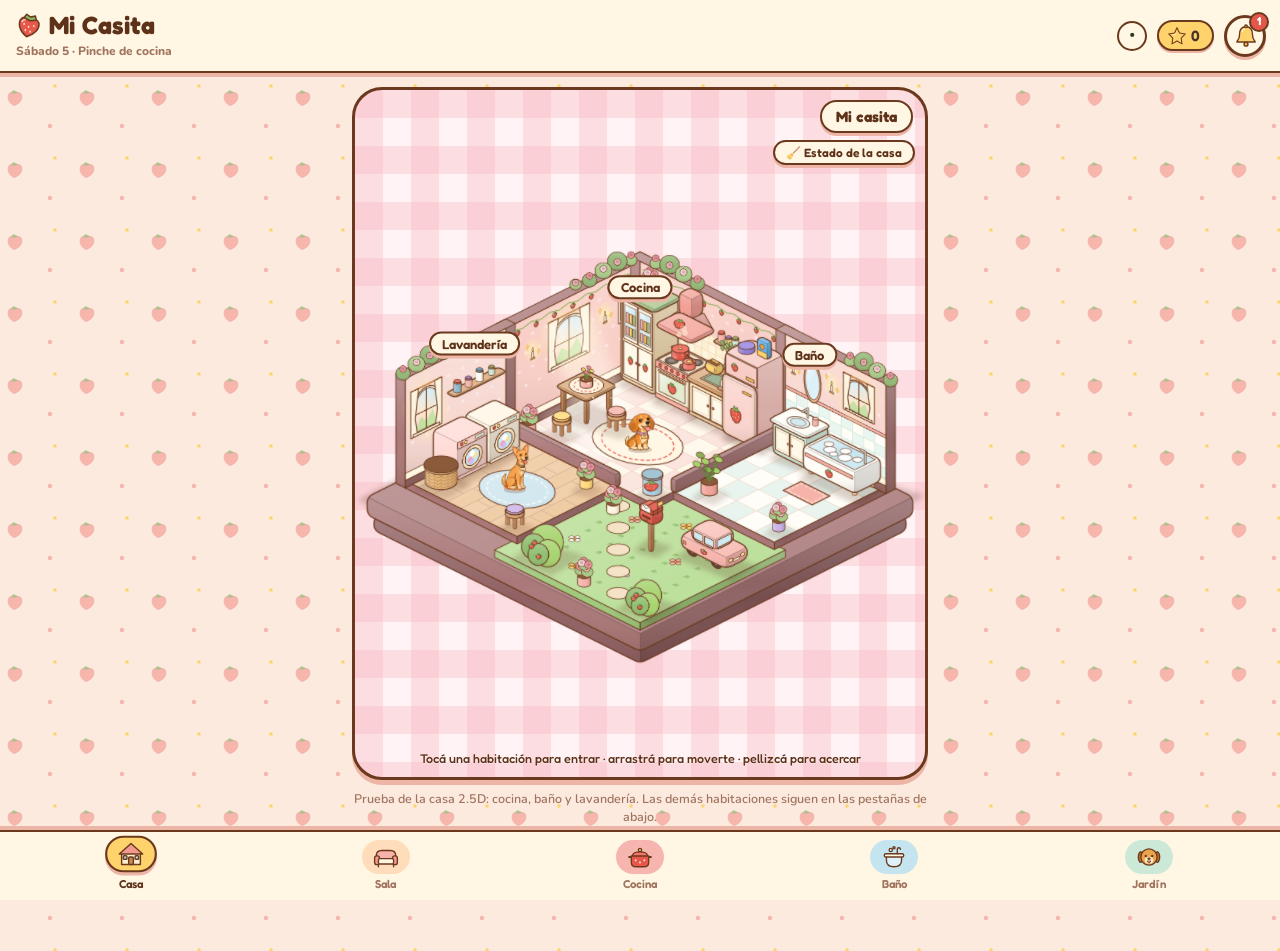
<file: cocinita/index.html>
<!DOCTYPE html>
<html lang="es">
<head>
<meta charset="utf-8">
<meta name="viewport" content="width=device-width, initial-scale=1, viewport-fit=cover">
<title>Mi Cocinita</title>
<link href="https://fonts.googleapis.com/css2?family=Fredoka:wght@500;600;700&family=Nunito:wght@600;700;800&display=swap" rel="stylesheet">
<style>
:root{
  --disp:Fredoka,Nunito,system-ui,sans-serif;--bg:#FCEADF;--paper:#FFF6E4;--card:#FFFBF0;--ink:#5E3219;--muted:#A0745E;--line:#EDCFBC;--out:#6B3A1E;
  --sage:#9DC27A;--sage-d:#5E8040;--terra:#E4574B;--terra-d:#A93B30;--butter:#FFD36B;--rose:#F6B5AE;--berry:#C73D3A;
  --wood:#D39764;--wood-d:#8A5330;--plank:#CE915F;--fridge:#FBE3A8;--fridge-in:#F3ECDD;--freezer:#DDF0F6;--glass:#FFFFFF;
  --pantry-in:#FFF0D0;--tile:#FFF4DE;--tile2:#FFD98A;--tile-l:#EBCFA8;--wallp:#F8CBC4;--mint:#CBE9D6;--sky:#C4E5F0;--lilac:#E4D5F4;--peach:#FFDDBA;
  --gold:#D9A32E;
  --pat:url("data:image/svg+xml,%3Csvg xmlns='http://www.w3.org/2000/svg' width='72' height='72'%3E%3Cg opacity='.55'%3E%3Cpath d='M14 34C8 31 6 25 9 21C12 19 18 19 21 21C24 25 22 31 14 34Z' fill='%23F08A80'/%3E%3Cpath d='M10 21l4-3 4 3-4 1z' fill='%237FA050'/%3E%3C/g%3E%3Ccircle cx='50' cy='54' r='2.2' fill='%23F4B6AE'/%3E%3Ccircle cx='55' cy='14' r='1.8' fill='%23FFD36B'/%3E%3C/svg%3E");
  color-scheme:light;box-sizing:border-box;padding-top:env(safe-area-inset-top,0px);padding-bottom:env(safe-area-inset-bottom,0px);
}
@media (prefers-color-scheme: dark){
  :root:not([data-theme="light"]){
    --bg:#2B1B1A;--paper:#3A2824;--card:#43302B;--ink:#FBE9D6;--muted:#C3A892;--line:#5B4238;--out:#150D0A;
    --sage:#8FB36C;--sage-d:#6F9150;--terra:#E5675A;--terra-d:#8E2E26;--butter:#EDC25E;--rose:#8A4A4C;--berry:#E0605A;
    --wood:#8A5F3C;--wood-d:#5E3C22;--plank:#7B5233;--fridge:#6B5630;--fridge-in:#4A4038;--freezer:#3E5560;--glass:#8E8576;
    --pantry-in:#4A3A28;--tile:#5E4D3A;--tile2:#7A6129;--tile-l:#46382A;--wallp:#5A3436;--mint:#3F6150;--sky:#3F6577;--lilac:#5B4A78;--peach:#7B5538;
    --gold:#E9BE5B;color-scheme:dark;
    --pat:url("data:image/svg+xml,%3Csvg xmlns='http://www.w3.org/2000/svg' width='72' height='72'%3E%3Cg opacity='.18'%3E%3Cpath d='M14 34C8 31 6 25 9 21C12 19 18 19 21 21C24 25 22 31 14 34Z' fill='%23F08A80'/%3E%3C/g%3E%3Ccircle cx='50' cy='54' r='2' fill='%23F4B6AE' opacity='.2'/%3E%3C/svg%3E");
  }
}
:root[data-theme="dark"]{
  --bg:#2B1B1A;--paper:#3A2824;--card:#43302B;--ink:#FBE9D6;--muted:#C3A892;--line:#5B4238;--out:#150D0A;
  --sage:#8FB36C;--sage-d:#6F9150;--terra:#E5675A;--terra-d:#8E2E26;--butter:#EDC25E;--rose:#8A4A4C;--berry:#E0605A;
  --wood:#8A5F3C;--wood-d:#5E3C22;--plank:#7B5233;--fridge:#6B5630;--fridge-in:#4A4038;--freezer:#3E5560;--glass:#8E8576;
  --pantry-in:#4A3A28;--tile:#5E4D3A;--tile2:#7A6129;--tile-l:#46382A;--wallp:#5A3436;--mint:#3F6150;--sky:#3F6577;--lilac:#5B4A78;--peach:#7B5538;
  --gold:#E9BE5B;color-scheme:dark;
}
html{scroll-padding-top:env(safe-area-inset-top,0px)}
*{box-sizing:border-box;-webkit-tap-highlight-color:transparent}
body{margin:0;background-color:var(--bg);background-image:var(--pat);color:var(--ink);font:600 15px/1.4 Nunito,system-ui,sans-serif;padding-bottom:96px;overflow-x:hidden}
body::before{content:"";position:fixed;inset:0 0 auto;height:env(safe-area-inset-top,0px);background:var(--paper);z-index:40}
body.is-dragging{user-select:none;-webkit-user-select:none;cursor:grabbing}
h1,h2,h3{font-family:var(--disp);font-weight:600;margin:0;letter-spacing:.005em}
button,input,select,textarea{font:inherit;color:inherit}
button{cursor:pointer;border:0;background:none}
.bow{flex:none;filter:drop-shadow(0 2px 0 rgba(122,74,48,.25))}

/* header */
header{position:sticky;top:env(safe-area-inset-top,0px);z-index:30;background:var(--paper);border-bottom:3px solid var(--out);box-shadow:0 3px 0 var(--rose);
  padding:9px 14px;display:flex;align-items:center;gap:10px}
.brand{flex:1;min-width:0}
.brand h1{font-size:23px;font-weight:800;color:var(--terra);line-height:1;display:flex;align-items:center;gap:7px}
.brand small{color:var(--muted);font-weight:800;font-size:12px}
.pill-xp{background:var(--butter);color:#4A3426;border:2.5px solid var(--out);border-radius:999px;padding:4px 11px;font-weight:800;font-size:13px;white-space:nowrap;box-shadow:0 2px 0 var(--shd)}
.bell{position:relative;width:42px;height:42px;border-radius:50%;background:var(--lilac);border:3px solid var(--out);font-size:19px;box-shadow:0 3px 0 var(--shd)}
.bell b{position:absolute;top:-6px;right:-6px;min-width:20px;height:20px;border-radius:10px;background:var(--terra);color:#fff;border:2px solid var(--out);font-size:11px;display:grid;place-items:center;padding:0 4px}
main{max-width:600px;margin:0 auto;padding:14px 12px 20px}

/* nav */
nav{position:fixed;left:0;right:0;bottom:0;z-index:30;background:var(--paper);border-top:3px solid var(--out);box-shadow:0 -3px 0 var(--rose);display:flex;
  padding:6px 4px calc(6px + env(safe-area-inset-bottom,0px))}
nav button{flex:1;display:flex;flex-direction:column;align-items:center;gap:2px;font-size:10.5px;font-weight:800;color:var(--muted);padding:2px 0}
nav button span{width:44px;height:30px;border-radius:15px;background:var(--c);border:2.5px solid transparent;display:grid;place-items:center;font-size:19px;transition:transform .2s}
nav button.on{color:var(--terra)}
nav button.on span{border-color:var(--out);box-shadow:0 3px 0 var(--shd);transform:translateY(-3px) scale(1.08)}
nav button:active span{transform:scale(.88)}

/* banners */
.banner{position:relative;display:flex;align-items:center;gap:12px;padding:14px 16px;margin-bottom:16px;border:3px solid var(--out);border-radius:26px;box-shadow:var(--sh);overflow:hidden;
  background-color:var(--bn);background-image:radial-gradient(rgba(255,255,255,.5) 2px,transparent 2.6px);background-size:16px 16px}
.b-ic{width:56px;height:56px;border-radius:18px;background:rgba(255,255,255,.75);border:3px solid var(--out);display:grid;place-items:center;font-size:30px;flex:none;animation:bobble 3s ease-in-out infinite}
@keyframes bobble{0%,100%{transform:translateY(0) rotate(-3deg)}50%{transform:translateY(-4px) rotate(3deg)}}
.banner h2{font-size:23px}.banner small{opacity:.8;font-weight:800}
.banner .bow{position:absolute;right:12px;top:-3px;transform:rotate(14deg)}

/* cards & forms */
.card{background:var(--card);border:3px solid var(--out);border-radius:26px;padding:16px;margin-bottom:18px;box-shadow:var(--sh)}
.card h2{font-size:20px;margin-bottom:10px}
.card h3{font-size:16px;margin-bottom:6px}
.sub{color:var(--muted);font-size:13px;margin:0 0 8px}
.hint{color:var(--muted);font-size:12.5px;text-align:center;margin:10px 0}
.btn{background:var(--sage);color:#2d3d1c;border:3px solid var(--out);border-radius:18px;padding:9px 16px;font-weight:800;box-shadow:0 4px 0 var(--shd);transition:transform .1s,box-shadow .1s}
.btn:active{transform:translateY(4px);box-shadow:0 0 0 var(--out)}
.btn.terra{background:var(--terra);color:#fff}
.btn.ghost{background:var(--paper);color:var(--ink)}
.btn.sm{padding:5px 11px;font-size:13px;border-radius:14px;box-shadow:0 3px 0 var(--shd)}
.btn.sm:active{transform:translateY(3px)}
.btn.berry{background:var(--berry);color:#fff}
.btn.block{display:block;width:100%}
input,select,textarea{width:100%;background:var(--paper);border:3px solid var(--out);border-radius:16px;padding:8px 12px;outline:none}
input:focus,select:focus,textarea:focus{border-color:var(--terra)}
label{display:block;font-size:12.5px;font-weight:800;color:var(--muted);margin:8px 0 3px}
.row{display:flex;gap:8px;align-items:flex-end}
.row>*{flex:1;min-width:0}
.chips{display:flex;flex-wrap:wrap;gap:6px}
.chip{background:var(--paper);border:2.5px solid var(--out);border-radius:999px;padding:3px 11px;font-size:13px;font-weight:800}
.chip.ok{background:var(--mint)}
.chip.no{background:var(--rose)}
.panel-title{display:flex;align-items:center;gap:8px;margin:2px 4px 10px}
.panel-title span{font-size:24px}.panel-title h3{font-size:19px}

/* stat strip */
.strip{display:grid;grid-template-columns:repeat(4,1fr);gap:8px;margin-bottom:16px}
.stat{border:3px solid var(--out);border-radius:20px;padding:8px 2px;text-align:center;box-shadow:0 3px 0 var(--shd);background:var(--paper)}
.stat:nth-child(1){background:var(--mint)}.stat:nth-child(2){background:var(--butter);color:#4A3426}.stat:nth-child(3){background:var(--rose)}.stat:nth-child(4){background:var(--sky)}
.stat b{display:block;font:800 21px var(--disp)}
.stat small{font-size:11px;font-weight:800}

/* kitchen illustration */
.kitchen{border:3px solid var(--out);border-radius:28px;overflow:hidden;box-shadow:var(--sh);background:var(--wallp);margin-bottom:18px}
.kscene{display:block;width:100%;height:auto;user-select:none;-webkit-user-select:none}
.piece{cursor:pointer;transform-box:fill-box;transform-origin:50% 100%}
.piece .glow{opacity:0}
.piece.sel .glow{opacity:1;animation:dash 1.2s linear infinite}
.piece:active{animation:wig .4s}
.ktag rect{fill:var(--paper)}.ktag text{fill:#5A3524;font:800 10px Nunito,system-ui,sans-serif}
.piece.sel .ktag rect{fill:var(--terra)}.piece.sel .ktag text{fill:#fff}
@keyframes dash{to{stroke-dashoffset:-26}}
@keyframes wig{0%,100%{transform:rotate(0)}25%{transform:rotate(-2.2deg)}75%{transform:rotate(2.2deg)}}
.stm{transform-box:fill-box;animation:stm 2.6s ease-in-out infinite}.stm2{animation-delay:1.2s}
@keyframes stm{0%{opacity:0;transform:translateY(6px)}40%{opacity:.95}100%{opacity:0;transform:translateY(-12px)}}
.curt{transform-box:fill-box;transform-origin:50% 0;animation:sway 5s ease-in-out infinite alternate}
@keyframes sway{to{transform:skewX(1.8deg)}}

/* interior furniture */
.scene{perspective:1000px;position:relative;margin-bottom:14px}
.door{position:absolute;inset:0;border-radius:inherit;transform-origin:left center;animation:doorOpen .85s ease-in forwards;pointer-events:none;z-index:6;background:var(--fridge);border:4px solid var(--out)}
.door::after{content:"";position:absolute;right:12px;top:42%;width:10px;height:70px;border-radius:6px;background:#E9C48F;border:2.5px solid var(--out)}
.door.pd{background:var(--sage)}.door.pd::after{width:18px;height:18px;border-radius:50%;background:var(--butter)}
.door.sd{background:var(--wood)}
@keyframes doorOpen{0%{transform:rotateY(0);opacity:1}65%{opacity:1}100%{transform:rotateY(-108deg);opacity:0}}
.fridge{position:relative;background:var(--fridge);border:4px solid var(--out);border-radius:30px 30px 20px 20px;padding:14px 34px 16px 14px;box-shadow:var(--sh)}
.fridge::after{content:"";position:absolute;right:11px;top:60px;width:11px;height:110px;border-radius:6px;background:#E9C48F;border:2.5px solid var(--out)}
.fridge::before{content:"🍓";position:absolute;right:6px;bottom:6px;font-size:22px}
.fridge .shelf{background:var(--fridge-in);border:3px solid var(--out)}
.fridge .shelf.sh0{background:var(--freezer)}
.fridge .shelf::after{background:var(--glass)}
.rack{background:var(--wood);border:4px solid var(--out);border-radius:22px;padding:12px;box-shadow:var(--sh)}
.rack .shelf{background:rgba(255,246,226,.32);border:3px solid var(--out);min-height:106px}
.rack .shelf::after{background:var(--wood-d)}
.pantry{position:relative;background:var(--pantry-in);border:4px solid var(--out);border-radius:22px 22px 14px 14px;padding:0 12px 6px;box-shadow:var(--sh)}
.valance{position:relative;height:34px;margin:0 -12px 18px;border-bottom:3px solid var(--out);background-color:#FFF1D6;background-image:radial-gradient(circle,#E4574B 2.3px,transparent 2.8px);background-size:16px 16px;border-radius:18px 18px 0 0}
.valance::after{content:"";position:absolute;left:0;right:0;bottom:-13px;height:12px;background:radial-gradient(circle at 10px 0,#FFF1D6 9px,transparent 10px) 0 0/20px 12px repeat-x;filter:drop-shadow(0 2px 0 var(--out))}
.pantry .shelf{background:rgba(255,255,255,.28);border:3px solid var(--out)}
.pantry .shelf::after{background:var(--sage)}
.cabinet{background:var(--sky);border:4px solid var(--out);border-radius:22px;padding:12px;box-shadow:var(--sh)}
.cabinet .shelf{background:var(--pantry-in);border:3px solid var(--out)}
.cabinet .shelf::after{background:var(--sage)}
.shelf{position:relative;min-height:100px;padding:20px 8px 10px;margin-bottom:22px;display:flex;flex-wrap:wrap;gap:4px 6px;align-items:flex-end;border-radius:12px;transition:background .15s}
.shelf::after{content:"";position:absolute;left:-6px;right:-6px;bottom:-13px;height:13px;border-radius:7px;background:var(--plank);border:3px solid var(--out);z-index:-1}
.s-label{position:absolute;top:3px;left:9px;font-size:10.5px;font-weight:800;color:var(--muted)}
.s-empty{color:var(--muted);font-size:12px;opacity:.75;align-self:center;margin:auto}
.shelf.over,.dogcol.over,.bowl.over{outline:3px dashed var(--terra);outline-offset:-3px;background-color:color-mix(in srgb,var(--butter) 45%,transparent)}
.item{position:relative;width:68px;text-align:center;cursor:grab;touch-action:none;-webkit-user-select:none;user-select:none;-webkit-touch-callout:none;transition:transform .15s}
.item:active{transform:scale(1.12) rotate(-3deg)}
.item.dragging{opacity:.25}
.item .em{font-size:34px;line-height:1.1;display:block;filter:drop-shadow(1.3px 0 0 #fff) drop-shadow(-1.3px 0 0 #fff) drop-shadow(0 1.3px 0 #fff) drop-shadow(0 -1.3px 0 #fff) drop-shadow(0 2.5px 0 rgba(90,50,30,.3))}
.item .nm{display:inline-block;font-size:10px;letter-spacing:-.2px;font-weight:800;line-height:1.15;max-height:2.4em;overflow:hidden;margin-top:2px;padding:0 5px;border-radius:8px;background:rgba(255,250,238,.92);color:#5A3524;border:1.5px solid rgba(122,74,48,.35);overflow-wrap:anywhere}
.badge{position:absolute;top:-3px;right:2px;min-width:20px;height:20px;border-radius:10px;background:var(--terra);color:#fff;border:2px solid var(--out);font-size:11px;font-weight:800;display:grid;place-items:center;padding:0 4px}
.exb{position:absolute;top:-5px;left:-3px;border-radius:9px;font-size:10px;font-weight:800;padding:0 6px;color:#fff;border:2px solid var(--out)}
.exb.y{background:var(--butter);color:#3b2a10}.exb.r{background:var(--berry)}
.item.gone{opacity:.55}.item.gone .em{filter:grayscale(1)}
.item.rot .em{animation:wobble 1.6s ease-in-out infinite}
@keyframes wobble{0%,100%{transform:rotate(-6deg)}50%{transform:rotate(6deg)}}
.jar-w{width:48px;margin:0 auto;position:relative}
.jar-lid{height:13px;border-radius:7px 7px 3px 3px;border:2.5px solid var(--out);background-color:var(--lid,#E4574B);background-image:linear-gradient(90deg,rgba(255,255,255,.4) 50%,transparent 50%),linear-gradient(rgba(255,255,255,.4) 50%,transparent 50%);background-size:8px 8px}
.jar-b{height:46px;border:2.5px solid var(--out);border-top:0;border-radius:4px 4px 16px 16px;background:linear-gradient(90deg,rgba(255,255,255,.85) 0 16%,rgba(255,255,255,.45) 16%);display:grid;place-items:center;font-size:23px;box-shadow:inset 0 -6px 0 rgba(122,74,48,.1)}
.lvl{height:8px;background:rgba(255,255,255,.7);border:2px solid var(--out);border-radius:5px;margin:3px 4px 0;overflow:hidden}
.lvl i{display:block;height:100%;background:var(--sage-d)}
.lvl.low i{background:var(--berry)}.lvl.mid i{background:var(--butter)}

.bins{display:grid;grid-template-columns:repeat(3,1fr);gap:10px;margin-bottom:14px}
.bin{border:3px solid var(--out);border-radius:22px;text-align:center;padding:10px 2px;box-shadow:0 4px 0 var(--shd);transition:transform .15s}
.bin:nth-child(1){background:var(--mint)}.bin:nth-child(2){background:var(--butter);color:#4A3426}.bin:nth-child(3){background:var(--rose)}
.bin span{font-size:28px;display:block}.bin small{font-weight:800;font-size:12px}
.bin.over{transform:scale(1.08) rotate(-2deg)}
.dgh{position:fixed;left:0;top:0;z-index:100;pointer-events:none;transform:translate(-50%,-60%) scale(1.25) rotate(6deg);filter:drop-shadow(0 8px 8px rgba(0,0,0,.3))}

/* floor with dogs */
.floor{position:relative;height:98px;margin:8px 0 6px;border-radius:22px;overflow:hidden;border:3px solid var(--out);box-shadow:var(--sh);
  background:linear-gradient(var(--wallp) 0 35%,var(--wood) 35%)}
.floor::before{content:"";position:absolute;inset:35% 0 0;background:repeating-linear-gradient(90deg,transparent 0 46px,rgba(122,74,48,.35) 46px 49px)}
.floor::after{content:"";position:absolute;left:0;right:0;top:35%;height:3px;background:var(--out)}
.walker{position:absolute;bottom:2px;width:64px;height:74px;cursor:pointer}
.walker svg{width:100%;height:100%;overflow:visible;animation:trot .5s ease-in-out infinite}
.w1{animation:walk1 16s linear infinite}.w2{animation:walk2 21s linear infinite}
@keyframes walk1{0%{left:2%;transform:scaleX(1)}46%{left:78%;transform:scaleX(1)}50%{left:78%;transform:scaleX(-1)}96%{left:2%;transform:scaleX(-1)}100%{left:2%;transform:scaleX(1)}}
@keyframes walk2{0%{left:70%;transform:scaleX(-1)}46%{left:6%;transform:scaleX(-1)}50%{left:6%;transform:scaleX(1)}96%{left:70%;transform:scaleX(1)}100%{left:70%;transform:scaleX(-1)}}
@keyframes trot{0%,100%{translate:0 0}50%{translate:0 -4px}}
.bubble{position:absolute;left:50%;top:-24px;translate:-50% 0;background:#fff;color:#4A3426;border:2.5px solid var(--out);border-radius:12px;padding:1px 8px;font-size:12px;font-weight:800;white-space:nowrap;animation:bub 1.3s forwards;z-index:3}
@keyframes bub{0%{opacity:0;translate:-50% 8px}15%,80%{opacity:1;translate:-50% 0}100%{opacity:0;translate:-50% -6px}}

/* dog animations */
.dog svg{width:100%;height:100%;overflow:visible}
.tail{transform-origin:148px 196px;animation:wag 1s ease-in-out infinite alternate}
@keyframes wag{from{transform:rotate(-10deg)}to{transform:rotate(14deg)}}
.eyes{transform-origin:100px 80px;animation:blink 4.2s infinite}
@keyframes blink{0%,94%,100%{transform:scaleY(1)}97%{transform:scaleY(.08)}}
.head{transform-origin:100px 120px}
.hearts{opacity:0}
.dog.happy svg{animation:hop .5s ease-out 2}
.dog.happy .tail{animation-duration:.18s}
.dog.happy .hearts{animation:hearts 1.4s ease-out}
.dog.eating .head{animation:munch .3s ease-in-out infinite alternate}
.dog.nope svg{animation:shake .45s}
@keyframes hop{0%,100%{transform:translateY(0)}45%{transform:translateY(-16px) rotate(-3deg)}}
@keyframes munch{from{transform:translateY(0) rotate(0)}to{transform:translateY(7px) rotate(5deg)}}
@keyframes shake{0%,100%{transform:translateX(0)}25%{transform:translateX(-8px)}75%{transform:translateX(8px)}}
@keyframes hearts{0%{opacity:0;transform:translateY(10px)}25%{opacity:1}100%{opacity:0;transform:translateY(-34px)}}

/* dogs view */
.rug{display:flex;gap:6px;justify-content:space-around;padding:12px 6px 8px;border-radius:30px;margin-bottom:12px;border:3px solid var(--out);
  background:radial-gradient(ellipse at center,#FFE9E4 0 58%,var(--rose) 59% 100%)}
.dogcol{flex:1;text-align:center;border-radius:22px;padding:4px}
.dogcol .dog{width:150px;height:172px;max-width:100%;margin:0 auto;position:relative;cursor:pointer}
.dogcol b{font:800 18px var(--disp);display:block;color:#5A3524}
.pills{display:flex;gap:5px;justify-content:center;margin-top:4px;flex-wrap:wrap}
.pill{border:2.5px solid var(--out);background:var(--paper);color:#5A3524;border-radius:999px;padding:2px 10px;font-size:12px;font-weight:800;box-shadow:0 2px 0 var(--shd)}
.pill.on{background:var(--sage)}
.tools{display:flex;gap:10px;justify-content:center;margin:6px 0}
.tool{width:86px;text-align:center;background:var(--butter);color:#4A3426;border:3px solid var(--out);border-radius:22px;padding:6px 2px;cursor:grab;touch-action:none;user-select:none;-webkit-user-select:none;box-shadow:0 4px 0 var(--shd);transition:transform .15s}
.tool:nth-child(2){background:var(--peach)}.tool:nth-child(3){background:var(--sky)}
.tool:active{transform:scale(1.1) rotate(-4deg)}
.tool span{font-size:32px;display:block}.tool small{font-size:11px;font-weight:800}
.bowl{display:flex;align-items:center;gap:10px;background:var(--sky);border:3px solid var(--out);border-radius:20px;padding:8px 12px;margin-top:10px;box-shadow:0 3px 0 var(--shd)}
.bowl span{font-size:26px}.bowl div{flex:1;font-weight:800;font-size:14px}
.bar{height:20px;background:var(--paper);border:3px solid var(--out);border-radius:12px;overflow:hidden;margin:8px 0}
.bar i{display:block;height:100%;background:var(--sage);border-radius:8px;transition:width .5s;border-right:3px solid var(--out)}
.bar.low i{background:var(--berry)}

/* lists */
.li{display:flex;align-items:center;gap:10px;padding:9px 4px;border-bottom:2.5px dashed var(--line)}
.li:last-child{border-bottom:0}
.li .em{font-size:24px}.li .t{flex:1;min-width:0}.li .t b{display:block;word-break:break-word}.li .t small{color:var(--muted);font-size:12px}
.li.done .t b{text-decoration:line-through;opacity:.5}
.ck{width:30px;height:30px;border-radius:10px;border:3px solid var(--out);background:var(--paper);display:grid;place-items:center;font-size:16px;color:#2d3d1c;flex:none;padding:0;box-shadow:0 2px 0 var(--shd)}
.ck.on{background:var(--sage)}
.x{color:var(--muted);font-size:18px;padding:4px 8px}
.tag{border:2px solid var(--out);border-radius:10px;padding:1px 9px;font-size:11.5px;font-weight:800;white-space:nowrap;color:#3b2a10}
.tag.r{background:var(--rose)}.tag.y{background:var(--butter)}.tag.g{background:var(--mint)}.tag.b{background:var(--sky)}
.alert{display:flex;gap:10px;align-items:center;border-radius:20px;padding:9px 10px;margin-bottom:10px;border:3px solid var(--out);background:var(--paper);box-shadow:0 3px 0 var(--shd)}
.alert.r{background:var(--rose)}
.alert.y{background:color-mix(in srgb,var(--butter) 55%,var(--paper))}
.alert.b{background:var(--sky)}
.alert .em{font-size:26px}.alert .t{flex:1;font-size:14px;line-height:1.25;color:var(--ink)}
.alert .acts{display:flex;flex-direction:column;gap:5px}
.days{display:flex;gap:7px;overflow-x:auto;padding:2px 2px 10px;margin-bottom:6px}
.dpill{flex:none;width:54px;text-align:center;border-radius:18px;border:3px solid var(--out);background:var(--paper);padding:6px 0;font-weight:800;position:relative;box-shadow:0 3px 0 var(--shd)}
.dpill.on{background:var(--terra);color:#fff}
.dpill small{display:block;font-size:10px;opacity:.85}
.dpill i{position:absolute;top:3px;right:6px;width:8px;height:8px;border-radius:50%;background:var(--sage);border:1.5px solid var(--out)}
.meal{display:flex;gap:10px;align-items:center;width:100%;text-align:left;background:var(--paper);border:3px solid var(--out);border-radius:20px;padding:10px 12px;margin-bottom:10px;box-shadow:0 3px 0 var(--shd)}
.meal .em{font-size:28px}.meal .t{flex:1;min-width:0}.meal .t small{color:var(--muted);display:block;font-size:12px}
.meal.empty{border-style:dashed;color:var(--muted);box-shadow:none}

/* sheet */
#sheet{position:fixed;inset:0;z-index:60;display:none}
#sheet.on{display:block}
.sheet-bg{position:absolute;inset:0;background:rgba(50,30,15,.5)}
.sheet{position:absolute;left:0;right:0;bottom:0;max-height:88%;overflow:auto;background:var(--paper);border-radius:30px 30px 0 0;border:3px solid var(--out);border-bottom:0;box-shadow:0 -4px 0 var(--rose);
  padding:10px 16px calc(18px + env(safe-area-inset-bottom,0px));max-width:600px;margin:0 auto;animation:up .25s ease-out}
@keyframes up{from{transform:translateY(60px);opacity:0}}
.grab{width:46px;height:6px;border-radius:3px;background:var(--out);opacity:.35;margin:0 auto 10px}
.sheet h3{font-size:20px;margin-bottom:4px}
.step{display:flex;align-items:center;gap:6px}
.step button{width:40px;height:40px;border-radius:13px;background:var(--butter);color:#3b2a10;font-weight:800;font-size:20px;flex:none;border:3px solid var(--out);box-shadow:0 3px 0 var(--shd)}
.step input{text-align:center}
.emoji-btn{width:100%;height:46px;font-size:26px;background:var(--card);border:3px solid var(--out);border-radius:16px}
.picker{display:none;flex-wrap:wrap;gap:2px;background:var(--card);border:3px solid var(--out);border-radius:16px;padding:6px;margin-top:6px;max-height:140px;overflow:auto}
.picker.on{display:flex}
.picker button{font-size:24px;width:42px;height:38px;border-radius:10px}
.picker button:active{background:var(--butter)}
.acts-row{display:flex;gap:10px;margin-top:16px;flex-wrap:wrap}
.acts-row .btn{flex:1;min-width:110px}

/* toast & pops */
#toast{position:fixed;left:50%;bottom:calc(92px + env(safe-area-inset-bottom,0px));translate:-50% 20px;opacity:0;z-index:70;background:var(--ink);color:var(--paper);border:3px solid var(--out);border-radius:20px;padding:9px 16px;font-weight:800;font-size:14px;max-width:88%;text-align:center;transition:.25s;pointer-events:none}
#toast.on{opacity:1;translate:-50% 0}
.pop{position:fixed;z-index:90;pointer-events:none;font:800 21px var(--disp);color:#D9A32E;-webkit-text-stroke:1px var(--out);animation:pop 1.1s ease-out forwards;translate:-50% 0}
@keyframes pop{from{opacity:1;transform:translateY(0) scale(.8)}to{opacity:0;transform:translateY(-70px) scale(1.4)}}

/* jardín y lavandería */
.garden,.laundry{position:relative;border:3px solid var(--out);border-radius:28px;overflow:hidden;box-shadow:var(--sh);margin-bottom:18px;background:var(--sky)}
.garden{aspect-ratio:360/400}.laundry{aspect-ratio:360/280}
.garden>svg,.laundry>svg{display:block;width:100%;height:100%}
.stitle{position:absolute;z-index:3;background:var(--paper);border:3px solid var(--out);border-radius:16px;padding:2px 12px;font:800 15px var(--disp);box-shadow:0 3px 0 var(--shd);color:var(--ink);white-space:nowrap}
.garden .dogcol{position:absolute;bottom:1.5%;width:42%;padding:0;z-index:2}
.garden .dogcol.gl{left:2%}.garden .dogcol.gr{right:2%}
.garden .dogcol .dog{width:100%;height:auto;aspect-ratio:200/230;margin:0}
.gname{display:inline-block;background:var(--paper);border:2.5px solid var(--out);border-radius:14px;padding:0 10px;font:800 15px var(--disp);color:#5A3524;box-shadow:0 2px 0 var(--shd);margin-top:2px}
.gbowl{position:absolute;left:50%;bottom:19%;translate:-50% 0;width:15%;min-width:50px;text-align:center;cursor:pointer;z-index:2;border-radius:12px}
.gbowl svg{width:100%;display:block}
.gbowl small{display:block;font:800 9px Nunito,system-ui,sans-serif;background:var(--paper);border:2px solid var(--out);border-radius:8px;color:#5A3524;margin-top:1px;white-space:nowrap}
.gbowl.over{outline:3px dashed var(--terra);outline-offset:2px;background:rgba(255,211,107,.5)}
.rays{transform-box:fill-box;transform-origin:center;animation:spin 16s linear infinite}
.cld{animation:drift 9s ease-in-out infinite alternate}
.cld.c2{animation-duration:12s;animation-direction:alternate-reverse}
.fl{transform-box:fill-box;transform-origin:50% 100%;animation:fsway 3s ease-in-out infinite alternate}
.tr{transform-box:fill-box;transform-origin:50% 100%;animation:fsway 5s ease-in-out infinite alternate}
.bf{animation:fly 7s ease-in-out infinite alternate}
.bf.b2{animation-duration:9s;animation-direction:alternate-reverse}
.wing{transform-box:fill-box;transform-origin:center;animation:flap .28s ease-in-out infinite alternate}
@keyframes spin{to{transform:rotate(360deg)}}
@keyframes drift{from{transform:translateX(-16px)}to{transform:translateX(16px)}}
@keyframes fsway{from{transform:rotate(-4deg)}to{transform:rotate(4deg)}}
@keyframes fly{0%{transform:translate(0,0)}50%{transform:translate(34px,-20px)}100%{transform:translate(70px,6px)}}
@keyframes flap{from{transform:scaleX(1)}to{transform:scaleX(.35)}}
.mach{cursor:pointer}
.drum{transform-box:fill-box;transform-origin:center;animation:spin 9s linear infinite}
.laundry.run .drum{animation-duration:.6s}
.laundry.run .mach{animation:jig .12s linear infinite alternate}
.bub{opacity:0}
.laundry.run .bub{animation:bubup 1.3s ease-in infinite}
.laundry.run .bub.d2{animation-delay:.45s}.laundry.run .bub.d3{animation-delay:.9s}
.sw{transform-box:fill-box;transform-origin:50% 0;animation:swing 3.2s ease-in-out infinite alternate}
.sw.s2{animation-delay:-1s}.sw.s3{animation-delay:-2s}
@keyframes jig{from{transform:translateX(-1.2px)}to{transform:translateX(1.2px)}}
@keyframes bubup{0%{opacity:0;transform:translateY(0) scale(.6)}30%{opacity:1}100%{opacity:0;transform:translateY(-34px) scale(1.2)}}
@keyframes swing{from{transform:rotate(-5deg)}to{transform:rotate(5deg)}}
@media (prefers-reduced-motion:reduce){*{animation-duration:.01ms!important;animation-iteration-count:1!important;transition:none!important}}

/* ===== rediseño: hoja de personaje + cocinita de fresas ===== */
:root{--shd:#EDB5A6;--sh:0 5px 0 var(--shd);
  --paw:url("data:image/svg+xml,%3Csvg xmlns='http://www.w3.org/2000/svg' viewBox='0 0 24 24'%3E%3Cg fill='%23A9683A'%3E%3Cellipse cx='12' cy='16' rx='6' ry='5'/%3E%3Cellipse cx='4.5' cy='10.5' rx='2.4' ry='3'/%3E%3Cellipse cx='9' cy='5.5' rx='2.4' ry='3.2'/%3E%3Cellipse cx='15' cy='5.5' rx='2.4' ry='3.2'/%3E%3Cellipse cx='19.5' cy='10.5' rx='2.4' ry='3'/%3E%3C/g%3E%3C/svg%3E")}
@media (prefers-color-scheme: dark){:root:not([data-theme="light"]){--shd:#170E0B}}
:root[data-theme="dark"]{--shd:#170E0B}

.ic{width:1.3em;height:1.3em;vertical-align:-.3em;overflow:visible;flex:none}
.ic-emo{font-style:normal}

/* encabezado */
header{border-bottom-width:2.5px;box-shadow:0 4px 0 var(--shd);padding:10px 14px}
.brand h1{font-size:25px;font-weight:700;color:var(--ink);gap:5px;letter-spacing:.01em}
.brand h1 .logo{width:30px;height:30px;vertical-align:0;transform:rotate(12deg)}
.brand small{font-size:12px;padding-left:2px}
.pill-xp{display:flex;align-items:center;gap:4px;font-family:var(--disp);font-weight:600;font-size:15px;padding:3px 12px 3px 8px}
.pill-xp .ic{width:20px;height:20px;vertical-align:0}
.bell{display:grid;place-items:center;background:var(--paper)}
.bell .ic{width:26px;height:26px;vertical-align:0}
.bell b{font-family:var(--disp)}

/* navegación */
nav{border-top-width:2.5px;box-shadow:0 -4px 0 var(--shd)}
nav button{font-family:var(--disp);font-weight:600;font-size:11.5px;letter-spacing:.01em}
nav button span{width:48px;height:34px;border-radius:17px}
nav button span .ic{width:26px;height:26px;vertical-align:0}
nav button.on{color:var(--ink)}

/* títulos de sección con huellitas, como en la hoja de personaje */
.panel-title{justify-content:center;gap:10px;margin:4px 2px 12px}
.panel-title::before,.panel-title i{content:"";flex:1;height:2px;border-radius:2px;background:color-mix(in srgb,var(--out) 45%,transparent)}
.panel-title h3{font-size:19px;display:flex;align-items:center;gap:8px;white-space:nowrap}
.panel-title h3::before,.panel-title h3::after{content:"";width:17px;height:17px;background:var(--paw) center/contain no-repeat}
.panel-title h3::before{transform:rotate(-14deg)}.panel-title h3::after{transform:rotate(14deg)}

.banner{outline:2px dashed color-mix(in srgb,var(--out) 40%,transparent);outline-offset:-7px;padding:16px 18px}
.banner h2{font-size:22px}
.b-ic{background:var(--paper);border-radius:50%}
.b-ic .ic{width:38px;height:38px;vertical-align:0}
.card h2{font-size:20px}
.btn,.pill,.chip,.tag,.dpill,.stat small,.bin small,.tool small,.s-label,.exb,.badge{font-family:var(--disp);font-weight:600;letter-spacing:.01em}
.btn{font-size:15.5px}
.chip{display:inline-flex;align-items:center;gap:4px}
.chip .ic{width:19px;height:19px;vertical-align:0}
.stat b{font-weight:700;font-size:23px}

/* productos */
.item{width:66px}
.item .em{filter:drop-shadow(0 3px 0 rgba(107,58,30,.16));line-height:1;font-size:36px;height:46px;display:grid;place-items:center}
.item .em .ic{width:46px;height:46px;vertical-align:0}
.item .nm{position:relative;z-index:1;font-family:var(--disp);font-weight:500;font-size:11px;letter-spacing:0;border:1.8px solid var(--out);background:#FFFBF0;color:#5E3219;border-radius:9px;padding:0 6px;margin-top:3px}
.badge,.exb{z-index:2}
.item.gone .em{filter:grayscale(1) opacity(.7)}
.jar-b .ic{width:30px;height:30px;vertical-align:0}
.jar-b{font-size:22px}
.s-label{font-size:11px;color:var(--muted)}
.bin span,.tool span{display:grid;place-items:center;height:40px}
.bin span .ic,.tool span .ic{width:40px;height:40px;vertical-align:0}
.li .em .ic,.alert .em .ic{width:30px;height:30px;vertical-align:0;display:block}
.meal .em .ic{width:34px;height:34px;vertical-align:0;display:block}
.picker button{display:grid;place-items:center}
.picker button .ic{width:30px;height:30px;vertical-align:0}
.emoji-btn{display:grid;place-items:center}
.emoji-btn .ic{width:34px;height:34px;vertical-align:0}
.sheet h3 .ic{width:28px;height:28px}

/* refri abierto: estantes de vidrio, cajón y puerta con repisas */
.fridge{display:grid;grid-template-columns:minmax(0,1fr) 104px;padding:12px 10px 14px 12px;border-radius:34px 26px 24px 26px;border-width:3px}
.fridge::after,.fridge::before{display:none}
.fr-in{min-width:0;background-color:var(--fridge-in);border:3px solid var(--out);border-radius:22px 8px 8px 14px;padding:8px 9px 9px;
  background-image:linear-gradient(90deg,transparent calc(50% - 1px),color-mix(in srgb,var(--out) 12%,transparent) calc(50% - 1px) calc(50% + 1px),transparent calc(50% + 1px))}
.fridge .shelf{background:none;border:0;border-radius:6px;margin-bottom:17px;min-height:98px;padding:20px 2px 5px;gap:4px 3px}
.fridge .shelf::after{left:-9px;right:-9px;bottom:-10px;height:9px;background:var(--glass);border:2.5px solid var(--out);border-radius:5px;z-index:0}
.fridge .shelf.sh0{background:var(--freezer);border:3px solid var(--out);border-radius:15px 6px 6px 6px;margin-bottom:10px;padding:20px 4px 6px}
.fridge .shelf.sh3{background:color-mix(in srgb,var(--glass) 55%,transparent);border:3px solid var(--out);border-radius:8px 8px 12px 12px;margin-bottom:0;padding:20px 4px 6px}
.fridge .shelf.sh0::after,.fridge .shelf.sh3::after,.fr-door .shelf::after{display:none}
.fr-door{margin-left:8px;background:color-mix(in srgb,var(--paper) 70%,transparent);border:3px solid var(--out);border-radius:8px 20px 18px 8px}
.fr-door .shelf{flex-direction:column;flex-wrap:nowrap;align-items:center;gap:16px;min-height:100%;margin:0;padding:24px 2px 12px}
.fr-door .item::after{content:"";position:absolute;left:-12px;right:-12px;top:27px;height:25px;border:2.5px solid var(--out);border-radius:4px 4px 10px 10px;background:color-mix(in srgb,var(--glass) 45%,transparent)}
.fr-door .s-empty{writing-mode:vertical-rl}

.kitchen,.garden,.laundry,.floor{border-radius:30px}
.floor{height:104px}
.walker{width:70px;height:80px}
.rug,.gname,.dogcol b{font-family:var(--disp)}
.gname,.dogcol b{font-weight:700}
.stitle{font-weight:600}
#toast{font-family:var(--disp);font-weight:500;border-width:0;box-shadow:0 5px 0 rgba(0,0,0,.18)}
.pop{font-weight:700}

.item .nm{font-size:10.5px;padding:0 5px;margin:3px -6px 0;max-width:78px;max-height:none;white-space:nowrap;overflow:hidden;text-overflow:ellipsis;overflow-wrap:normal;vertical-align:top}


/* ===== casa interactiva ===== */
:root{--wall2:#FBDCCB}
@media (prefers-color-scheme: dark){:root:not([data-theme="light"]){--wall2:#5A4038}}
:root[data-theme="dark"]{--wall2:#5A4038}
body{transition:background-color 1.2s}
body.dark-house{background-color:color-mix(in srgb,var(--bg) 62%,#2A2140)}
h4{font-family:var(--disp);font-weight:600;font-size:16px;margin:18px 0 6px}

.room{position:relative;border:3px solid var(--out);border-radius:30px;overflow:hidden;box-shadow:var(--sh);background:var(--wallp);margin-bottom:14px}
.room>svg{display:block;width:100%;height:100%;user-select:none;-webkit-user-select:none}
canvas.pets{position:absolute;inset:0;width:100%;height:100%;pointer-events:none;z-index:1}
.garden canvas.pets{z-index:1}
.dogslot{display:block;width:100%;height:100%}
.pethits{position:absolute;inset:0;pointer-events:none;z-index:2}
.pethit{position:absolute;pointer-events:auto;padding:0;border-radius:40%}
.pethit:focus-visible{outline:3px dashed var(--terra);outline-offset:2px}
.room .dark{position:absolute;inset:0;background:#2A2147;mix-blend-mode:multiply;opacity:0;pointer-events:none;z-index:3;transition:opacity 1.4s}
.no-luz .room .dark{opacity:.74}
.ptxt{font:600 9px var(--disp);fill:#5E3219}.ptxt.w{fill:#fff}.ptxt.s{font-size:7.5px;fill:#A0745E}
[data-act]{cursor:pointer}
.room [role=button]:focus-visible{outline:3px dashed var(--terra)}

/* estados de servicios dentro de la escena */
.lampshade{fill:#FFD36B;transition:fill .8s}.no-luz .lampshade{fill:#C9BBA0}
.lampglow{transition:opacity .8s;animation:glowp 4s ease-in-out infinite alternate}.no-luz .lampglow{opacity:0;animation:none}
@keyframes glowp{from{opacity:.75}to{opacity:1}}
.led{fill:#6FC46A;animation:ledb 1.6s steps(2) infinite}.led.l2{animation-delay:.4s}.led.l3{animation-delay:.8s}
.no-net .led{fill:#E4574B;animation:ledb .7s steps(2) infinite}.no-net .led.l2,.no-net .led.l3{fill:#8B7B74;animation:none}
.no-luz .led{fill:#8B7B74!important;animation:none!important}
@keyframes ledb{50%{opacity:.35}}
.wifi path{animation:wifi 1.8s ease-out infinite}.wifi path:first-child{animation-delay:.3s}
@keyframes wifi{0%{opacity:.2}40%{opacity:1}100%{opacity:.2}}
.no-net .wifi,.no-luz .wifi{display:none}
.tvscreen{fill:#F7B3A9;transition:fill .6s}.tv-off{display:none}
.tvh{animation:glowp 1.2s ease-in-out infinite alternate}.tvh.h2{animation-delay:.6s}
.no-net .tvscreen{fill:#8B93A8}.no-net .tv-on{display:none}.no-net .tv-off{display:block}
.no-luz .tvscreen{fill:#3A2A33}.no-luz .tv-on,.no-luz .tv-off{display:none}
.tscreen{fill:#8BC98A}.t-off{display:none}
.no-net .tscreen{fill:#E4877B}.no-net .t-on{display:none}.no-net .t-off{display:block}
.warn{display:none;transform-box:fill-box;transform-origin:50% 60%}
.no-luz .warn-luz,.no-net .warn-net,.no-agua .warn-agua{display:block;animation:warnb 1.1s ease-in-out infinite}
@keyframes warnb{50%{transform:scale(1.18) rotate(-6deg)}}
.wstream{display:none;stroke-dasharray:5 3}.run-tap .wstream,.fx-agua .wstream{display:block;animation:flow .25s linear infinite}
@keyframes flow{to{stroke-dashoffset:-8}}
.drip{transform-box:fill-box;animation:dripk 2.6s ease-in infinite}
@keyframes dripk{0%,55%{opacity:0;transform:translateY(-2px) scale(.5)}70%{opacity:1;transform:none}100%{opacity:0;transform:translateY(12px)}}
.no-agua .drip{display:none}
.no-luz .stm{display:none}.no-luz .drum{animation:none}
.r-bano.run .drum{animation-duration:.6s}.r-bano.run .mach{animation:jig .12s linear infinite alternate}
.r-bano.run .bub{animation:bubup 1.3s ease-in infinite}.r-bano.run .bub.d2{animation-delay:.45s}.r-bano.run .bub.d3{animation-delay:.9s}

/* mensajes sobre la escena */
.svcmsg{position:absolute;z-index:4;left:10px;right:10px;top:10px;text-align:left;background:var(--paper);color:var(--ink);border:3px solid var(--out);border-radius:18px;padding:8px 12px;box-shadow:0 4px 0 rgba(0,0,0,.25);animation:up .4s ease-out}
.svcmsg b{display:block;font-family:var(--disp);font-weight:600;font-size:15px;line-height:1.2}
.svcmsg small{display:block;color:var(--muted);font-size:11.5px;line-height:1.25;margin-top:2px}
.svcchips{position:absolute;z-index:4;left:10px;bottom:10px;display:flex;flex-wrap:wrap;gap:6px}
.svcchip{background:var(--paper);color:var(--ink);border:2.5px solid var(--out);border-radius:999px;padding:3px 10px;font:600 12px var(--disp)}
/* animación al recuperar un servicio */
.sparks{position:absolute;inset:0;pointer-events:none;z-index:5}
.sparks i{position:absolute;width:18px;height:18px;opacity:0;background:#FFE08A;clip-path:polygon(50% 0,62% 38%,100% 50%,62% 62%,50% 100%,38% 62%,0 50%,38% 38%)}
.sparks i:nth-child(1){left:12%;top:20%}.sparks i:nth-child(2){left:30%;top:55%}.sparks i:nth-child(3){left:48%;top:14%}.sparks i:nth-child(4){left:66%;top:42%}.sparks i:nth-child(5){left:84%;top:22%}.sparks i:nth-child(6){left:20%;top:76%}.sparks i:nth-child(7){left:58%;top:70%}.sparks i:nth-child(8){left:78%;top:64%}.sparks i:nth-child(9){left:40%;top:36%}
.room[class*="fx-"] .sparks i{animation:spark 1.5s ease-out both}
.room[class*="fx-"] .sparks i:nth-child(3n){animation-delay:.25s}.room[class*="fx-"] .sparks i:nth-child(3n+1){animation-delay:.5s}
.fx-agua .sparks i{background:#8FC3E8;clip-path:ellipse(34% 50% at 50% 50%)}.fx-net .sparks i{background:#9DC27A}
@keyframes spark{0%{opacity:0;transform:scale(.2) rotate(0)}40%{opacity:1;transform:scale(1.25) rotate(40deg)}100%{opacity:0;transform:scale(.6) rotate(90deg) translateY(-14px)}}
.room.fx-luz .dark{animation:relight 1.7s ease-out}
@keyframes relight{0%{opacity:.74}18%{opacity:.25}30%{opacity:.66}46%{opacity:.12}58%{opacity:.4}100%{opacity:0}}
.fx-net .wifi path{animation:wifi .5s ease-out 4}

/* encabezado: estado de guardado */
.syncb{width:30px;height:30px;border-radius:50%;border:2.5px solid var(--out);background:var(--mint);display:grid;place-items:center;flex:none;padding:0;font:700 14px var(--disp);color:#2d3d1c}
.syncb::before{content:"✓"}
.syncb.wait{background:var(--butter)}.syncb.wait::before{content:"↻";animation:spin 1.2s linear infinite}
.syncb.off,.syncb.err{background:var(--rose)}.syncb.off::before,.syncb.err::before{content:"!"}
.syncb.loc{background:var(--paper)}.syncb.loc::before{content:"•"}
nav button span{position:relative}
nav button span em{position:absolute;top:-6px;right:-4px;width:17px;height:17px;border-radius:50%;background:var(--terra);color:#fff;border:2px solid var(--out);font:700 11px/13px var(--disp);font-style:normal;text-align:center}
.backbar{display:inline-block;margin:0 0 12px;background:var(--paper);border:2.5px solid var(--out);border-radius:999px;padding:5px 14px;font:600 14px var(--disp);box-shadow:0 3px 0 var(--shd)}

/* filas de servicios */
.svcrow{display:flex;gap:10px;align-items:center;width:100%;text-align:left;background:var(--card);border:3px solid var(--out);border-radius:20px;padding:10px 12px;margin-bottom:10px;box-shadow:0 3px 0 var(--shd)}
.svcrow .em .ic{width:34px;height:34px;display:block;vertical-align:0}.svcrow .t{flex:1;min-width:0}.svcrow .t b{display:block;font-family:var(--disp);font-weight:600}.svcrow .t small{display:block;color:var(--muted);font-size:12px;line-height:1.25}
.alert.b{background:var(--sky)}
.sheet p{margin:6px 0}

/* refri: tuppers y avisos */
.frnote{background:color-mix(in srgb,var(--butter) 55%,var(--paper));border:3px solid var(--out);border-radius:18px;padding:8px 12px;margin-bottom:10px;font-size:13px;line-height:1.3}
.frnote.r{background:var(--rose)}
.fridge.off{filter:brightness(.78) saturate(.75)}
.fridge .shelf.tupshelf{background:color-mix(in srgb,var(--sky) 45%,transparent);border-radius:8px;padding:20px 4px 6px}
.item.tup{background:none;border:0;padding:0;cursor:pointer;touch-action:auto}
.tupsvg{width:48px;height:46px;display:block;margin:0 auto;filter:drop-shadow(0 3px 0 rgba(107,58,30,.16))}
.frz{position:absolute;left:0;top:14px;font-size:13px;color:#3F84B5;font-weight:800;z-index:2}
.tupadd{width:54px;height:58px;border:2.5px dashed var(--out);border-radius:14px;font:600 20px/1 var(--disp);color:var(--muted);display:grid;place-items:center;align-content:center;gap:2px;align-self:center}
.tupadd small{font-size:10px}
.portions{text-align:center;margin:12px 0;font-size:15px}.portions b{font:700 26px var(--disp)}
.pdots{display:flex;gap:6px;justify-content:center;flex-wrap:wrap;margin-top:6px}
.pdots i{width:18px;height:18px;border-radius:50%;border:2.5px solid var(--out);background:var(--paper)}.pdots i.on{background:var(--terra)}
.garden .dogcol .dog{cursor:pointer}

/* ===== casa 2.5D ===== */
.isoWrap{position:relative;border:3px solid var(--out);border-radius:30px;overflow:hidden;box-shadow:var(--sh);margin-bottom:10px;background-color:#FFF3F5;background-image:linear-gradient(90deg,rgba(247,179,190,.34) 50%,transparent 50%),linear-gradient(rgba(247,179,190,.34) 50%,transparent 50%);background-size:56px 56px;transition:background-color 1s}
.no-luz .isoWrap{background-color:#3A3157;background-image:linear-gradient(90deg,rgba(20,14,40,.3) 50%,transparent 50%),linear-gradient(rgba(20,14,40,.3) 50%,transparent 50%)}
.isoHost{position:absolute;inset:0}
.isoHost canvas{display:block;width:100%;height:100%;touch-action:none}
.isoHost.loading::after{content:"Armando tu casita…";position:absolute;inset:0;display:grid;place-items:center;font:600 16px var(--disp);color:#5E3219}
.isoFail{position:absolute;inset:0;display:grid;place-items:center;text-align:center;padding:20px;font-weight:700}
.isoWrap .cl{display:none;position:absolute;top:9%;left:-30%;width:120px;height:34px;border-radius:20px;background:#fff;opacity:.8;animation:cloud 46s linear infinite}
.isoWrap .cl::before{content:"";position:absolute;left:22px;top:-16px;width:52px;height:40px;border-radius:50%;background:#fff}
.isoWrap .cl.c2{top:20%;width:86px;height:26px;animation-duration:64s;animation-delay:-30s;opacity:.6}
.no-luz .isoWrap .cl{opacity:.12}
@keyframes cloud{to{left:110%}}
.isoUi{position:absolute;inset:0;pointer-events:none;font-family:var(--disp)}
.isoUi>*{pointer-events:auto}
.isoBack{position:absolute;left:10px;top:10px;background:var(--paper);color:var(--ink);border:2.5px solid var(--out);border-radius:999px;padding:5px 13px;font:600 13.5px var(--disp);box-shadow:0 3px 0 var(--shd)}
.isoTitle{position:absolute;right:12px;top:10px;pointer-events:none;background:var(--paper);color:var(--ink);border:2.5px solid var(--out);border-radius:999px;padding:4px 14px;font-weight:700;font-size:15px;box-shadow:0 3px 0 var(--shd)}
.isoHint{position:absolute;left:12px;right:12px;bottom:10px;text-align:center;pointer-events:none;font-size:12.5px;font-weight:500;color:#5E3219;text-shadow:0 1px 0 #fff8}
.isoHint:empty{display:none}
.isoLabel{position:absolute;left:0;top:0;background:var(--paper);color:var(--ink);border:2.5px solid var(--out);border-radius:999px;padding:2px 11px;font:600 13px var(--disp);box-shadow:0 3px 0 var(--shd);white-space:nowrap}
.isoLabel[hidden],.isoBack[hidden]{display:none}
.isoPanel{position:absolute;left:0;right:0;bottom:0;height:50%;overflow:auto;background:var(--paper);border-top:3px solid var(--out);border-radius:26px 26px 0 0;padding:10px 12px 14px;box-shadow:0 -4px 0 var(--shd);animation:up .35s ease-out}
.isoPanelH{display:flex;align-items:center;justify-content:space-between;margin:0 2px 8px}
.isoPanelH h3{font-size:18px}
.isoPanel .scene{margin-bottom:10px}

/* leer factura */
.vh{position:absolute;width:1px;height:1px;opacity:0;overflow:hidden;clip-path:inset(50%)}
.filebtn{text-align:center;margin:10px 0}
.rcbtn{margin-top:10px;margin-bottom:12px}
.rclist{max-height:46vh;overflow:auto;margin:8px -4px;padding:0 4px}
.rcrow{display:grid;grid-template-columns:30px 30px minmax(0,1fr) 96px;gap:6px;align-items:center;padding:8px 0;border-bottom:2.5px dashed var(--line)}
.rcrow .em .ic{width:28px;height:28px;display:block;vertical-align:0}
.rcrow input,.rcrow select{padding:6px 8px;border-width:2.5px;border-radius:12px;font-size:14px;min-width:0}
.rcrow .rc-p{grid-column:3;grid-row:2}.rcrow .rc-u{grid-column:4;grid-row:2}

.slbox{display:flex;gap:10px;align-items:center;margin-top:10px;background:var(--mint);border:2.5px solid var(--out);border-radius:16px;padding:8px 10px;font-size:13.5px;line-height:1.3}
.slbox>div{flex:1}.slbox small{display:block;color:var(--muted);font-size:11.5px;margin-top:2px}
.rcdates{display:flex;gap:10px;align-items:center;text-align:left;width:100%;margin:8px 0;font-size:13.5px;line-height:1.3}
.rcdates small{color:var(--muted)}

/* gabinete del baño y estado de la casa */
.bathgrid{display:flex;flex-wrap:wrap;gap:14px 10px;justify-content:center;background:var(--pantry-in);border:3px solid var(--out);border-radius:20px;padding:14px 8px}
.bathit{width:96px;text-align:center}
.botv{width:78px;height:140px;margin:0 auto;touch-action:none;cursor:ns-resize;border-radius:14px}
.botv:focus-visible{outline:3px dashed var(--terra)}
.botsvg{width:100%;height:100%;display:block;pointer-events:none}
.botpct{display:block;font:700 17px var(--disp)}
.bathnm{font:600 12.5px var(--disp);background:var(--paper);border:2px solid var(--out);border-radius:10px;padding:1px 8px;margin-top:3px;max-width:100%;overflow:hidden;text-overflow:ellipsis;white-space:nowrap}
.rolls{display:flex;flex-wrap:wrap;gap:1px;justify-content:center;min-height:96px;align-content:flex-end}
.rolls span .ic{width:28px;height:28px;display:block}.rolls em{font-style:normal;color:var(--muted);font-size:12px;align-self:center}
.bathit .step{justify-content:center;margin:6px 0 2px}.bathit .step button{width:32px;height:32px;font-size:17px;border-radius:11px}
.rolln{font:700 19px var(--disp);min-width:26px}
.seg{display:grid;grid-template-columns:repeat(4,1fr);gap:6px}
.seg button{border:2.5px solid var(--out);border-radius:14px;padding:8px 2px;background:var(--paper);font:600 12.5px var(--disp);box-shadow:0 3px 0 var(--shd)}
.seg button.on{background:var(--terra);color:#fff}
.isoState{position:absolute;right:10px;top:50px;background:var(--paper);color:var(--ink);border:2.5px solid var(--out);border-radius:999px;padding:3px 11px;font:600 12px var(--disp);box-shadow:0 3px 0 var(--shd)}
.isoUi[data-view=fridge] .isoState{display:none}

/* ===== refri abierta de frente: dos puertas con repisas, cajones y congelador abajo ===== */
.fridge.fr2{display:block;padding:0;background:none;border:0;box-shadow:none;border-radius:0;--fp:#F6BDB6;--fpd:#EFA9A6;--gl:rgba(126,96,170,.8);--glf:rgba(238,230,255,.62)}
.fr2top{position:relative;height:20px;margin:26px 66px 0;background:var(--fp);border:3px solid var(--out);border-bottom:0;border-radius:20px 20px 0 0}
.fr2top .tin{position:absolute;left:14%;bottom:17px;width:44px;height:20px;border-radius:9px;background:#8E7BD6;border:2.5px solid var(--out);box-shadow:inset 0 5px 0 #A898E6}
.fr2top .box{position:absolute;left:52%;bottom:17px;width:30px;height:38px;border-radius:4px;background:linear-gradient(#5DB1EE 0 62%,#FFD36B 62%);border:2.5px solid var(--out);transform:rotate(3deg)}
.fr2top .box::after{content:"";position:absolute;left:7px;top:7px;width:13px;height:13px;border-radius:50%;background:#F2A93B;border:2px solid var(--out)}
.fr2row{display:grid;grid-template-columns:70px minmax(0,1fr) 70px;align-items:stretch;position:relative}
.fr2cav{position:relative;z-index:1;background:#F8E3EA;border:3px solid var(--out);border-bottom:0;box-shadow:inset 0 0 0 6px var(--fp),inset 0 14px 0 6px rgba(120,70,90,.06);padding:14px 13px 10px;min-width:0}
.fdoor{position:relative;display:flex;flex-direction:column;gap:12px;justify-content:space-around;margin:8px 0;padding:24px 3px 8px;background:var(--fp);border:3px solid var(--out);box-shadow:inset 0 0 0 5px var(--fpd)}
.fdoor.l{border-radius:18px 6px 6px 18px;transform:perspective(520px) rotateY(17deg);transform-origin:right center}
.fdoor.r{border-radius:6px 18px 18px 6px;transform:perspective(520px) rotateY(-17deg);transform-origin:left center}
.fdoor .s-label{left:10px;top:7px;color:#8A4A4A}
.fdoor.over{outline:3px dashed var(--terra);outline-offset:-3px}
.drack{position:relative;min-height:78px;display:flex;justify-content:center;align-items:flex-end;padding-bottom:5px}
.drack::after{content:"";position:absolute;left:2px;right:2px;bottom:0;height:26px;border:2.5px solid var(--gl);border-radius:4px 4px 10px 10px;background:var(--glf);pointer-events:none}
.drack .item{width:56px;z-index:0}.drack .item .em .ic{width:40px;height:40px}.drack .item .em{height:40px}
.drack .item .nm{z-index:2;font-size:9.5px;max-width:60px;margin:2px -4px 0}
.fr2 .fr2cav .shelf{background:none;border:0;border-radius:6px;margin:0 0 15px;min-height:88px;padding:18px 0 4px;gap:4px 2px;justify-content:center}
.fr2 .fr2cav .shelf::after{display:block;left:-7px;right:-7px;bottom:-10px;height:9px;background:var(--glf);border:2.5px solid var(--gl);border-radius:5px;z-index:0}
.fr2 .fr2cav .shelf.tupshelf{background:none;padding:18px 0 4px}
.fr2 .s-label{left:2px}
.crisp{position:relative;display:grid;grid-template-columns:1fr 1fr;gap:6px;padding-top:16px}
.crisp>.s-label{top:0}
.drawer{position:relative;min-height:92px;padding:22px 1px 4px;display:flex;flex-wrap:wrap;justify-content:center;align-items:flex-end;gap:2px;border:2.5px solid var(--gl);border-radius:8px 8px 13px 13px;background:var(--glf)}
.drawer::before{content:"";position:absolute;left:28%;right:28%;top:7px;height:8px;border:2px solid var(--gl);border-radius:6px;background:rgba(255,255,255,.7)}
.drawer.over{outline:3px dashed var(--terra);outline-offset:-3px}
.drawer .item{width:60px}.drawer .item .em .ic{width:40px;height:40px}.drawer .item .em{height:40px}
.fzr{margin:0 63px;position:relative;z-index:2}
.fr2 .fzr .shelf.sh0{margin:0;min-height:86px;background:var(--freezer);border:3px solid var(--out);border-bottom:0;border-radius:0;padding:20px 4px 6px;box-shadow:inset 0 0 0 5px var(--fp);justify-content:center}
.fr2 .fzr .shelf.sh0::after{display:none}
.fzfront{height:46px;background:var(--fp);border:3px solid var(--out);border-radius:6px 6px 24px 24px;display:grid;place-items:center;box-shadow:inset 0 -6px 0 var(--fpd)}
.fzfront i{width:44%;height:13px;border:3px solid var(--out);border-radius:8px;background:#FBE6EC}

.meterbig{display:flex;gap:14px;align-items:center;margin-top:12px;background:var(--pantry-in);border:3px solid var(--out);border-radius:20px;padding:10px 14px}
.meterbig .botv{margin:0;flex:none}.meterbig small{display:block;color:var(--muted);font-size:12px;line-height:1.3;margin-top:4px}
.meterbig .botpct{font-size:24px}

.botv.h{width:156px;height:109px;cursor:ew-resize}
.meterbig.wide{flex-direction:column;align-items:stretch;text-align:center}.meterbig.wide .botv{margin:0 auto}

.seg.s3{grid-template-columns:repeat(3,1fr)}

</style>
</head>
<body>
<header id="hdr"></header>
<main id="app"></main>
<nav id="nav"></nav>
<div id="sheet"></div>
<div id="toast"></div>

<script src="pixi.min.js"></script>
<script>
(()=>{
'use strict';
const $=(s,r=document)=>r.querySelector(s);
const $$=(s,r=document)=>[...r.querySelectorAll(s)];
const esc=s=>String(s==null?'':s).replace(/[&<>"']/g,c=>({'&':'&amp;','<':'&lt;','>':'&gt;','"':'&quot;',"'":'&#39;'}[c]));
const uid=()=>Math.random().toString(36).slice(2,9);
const pad=n=>String(n).padStart(2,'0');
const fmt=d=>d.getFullYear()+'-'+pad(d.getMonth()+1)+'-'+pad(d.getDate());
const today=()=>fmt(new Date());
const addDays=n=>{const d=new Date();d.setDate(d.getDate()+n);return fmt(d)};
const daysUntil=iso=>{if(!iso)return null;const [y,m,d]=iso.split('-').map(Number);const t=new Date(y,m-1,d);const n=new Date();n.setHours(0,0,0,0);return Math.round((t-n)/864e5)};
const dayIdx=()=>(new Date().getDay()+6)%7;
const DAYS=['Lun','Mar','Mié','Jue','Vie','Sáb','Dom'];
const DAYSL=['Lunes','Martes','Miércoles','Jueves','Viernes','Sábado','Domingo'];
const SLOTS=[['des','Desayuno','🥞'],['alm','Almuerzo','🍲'],['cen','Cena','🍝']];
const PLACES={
  fridge:{label:'Refri',ic:'🧊',shelves:['Congelador','Estante alto','Estante medio','Cajón de verduras','Puerta']},
  spice:{label:'Especiero',ic:'🧂',shelves:['Fila de arriba','Fila del medio','Fila de abajo']},
  pantry:{label:'Alacena',ic:'🫙',shelves:['Estante alto','Enlatados','Granos y pasta','Abajo']},
  clean:{label:'Limpieza',ic:'🧽',shelves:['Bajo el fregadero','Baño y lavandería']}
};
const FOOD_EM=['🥛','🥚','🧀','🍓','🥬','🥕','🍅','🧈','🍗','🥩','🐟','🥫','🍞','🥐','🍚','🍝','🫘','🥔','🧅','🧄','🍎','🍌','🍇','🍋','🥑','🥒','🌽','🍄','🧂','🌶️','🌿','🍯','🫒','☕','🍫','🥣','🍪','🧃','🥤','🧁','🍕','🌭','🥞','🦐','🧊','🍂','🌼','🍑'];
const CLEAN_EM=['🧴','🧼','🧽','🧺','🪣','🧹','🧻','🗑️','🧯','🪥','🫧','🧤'];
const LEVELS=[[0,'Pinche de cocina'],[20,'Cocinera aprendiz'],[60,'Chef del cottage'],[120,'Reina del hogar'],[250,'Hada de la cocina']];
const LIDS=['#C9623A','#8DA06B','#EFC25A','#E3A09A','#8EB8D0','#B58BD0','#A8571F'];

/* ---------- datos ---------- */
function mk(name,emoji,place,shelf,qty,exp,min,extra){return Object.assign({id:uid(),name,emoji,place,shelf,qty,min:min||0,expiry:exp||'',level:100,unit:'unid.'},extra||{})}
function seed(){
  const t=addDays;
  return{
    v:1,stars:0,welcome:false,
    items:[
      mk('Pollo','🍗','fridge',0,2,t(45)),mk('Camarones','🦐','fridge',0,1,t(60)),
      mk('Huevos','🥚','fridge',1,1,t(12),1),mk('Queso','🧀','fridge',1,1,t(5)),mk('Fresas','🍓','fridge',2,1,t(1)),
      mk('Lechuga','🥬','fridge',3,1,t(-1)),mk('Zanahorias','🥕','fridge',3,1,t(9)),mk('Tomates','🍅','fridge',3,4,t(4)),
      mk('Leche','🥛','fridge',4,2,t(2),1),mk('Mantequilla','🧈','fridge',4,1,t(30)),mk('Jugo','🧃','fridge',4,1,t(6)),
      mk('Sal','🧂','spice',0,1),mk('Pimienta','🌶️','spice',0,1),mk('Ajo en polvo','🧄','spice',0,1),
      mk('Orégano','🌿','spice',1,1),mk('Canela','🍂','spice',1,1,'',0),mk('Cúrcuma','🌼','spice',2,1),
      mk('Arroz','🍚','pantry',2,2,t(200),1),mk('Pasta','🍝','pantry',2,3,t(150)),mk('Frijoles','🫘','pantry',2,2,t(300)),
      mk('Atún','🥫','pantry',1,3,t(400)),mk('Tomate en lata','🥫','pantry',1,1,t(300)),mk('Café','☕','pantry',0,1,t(90)),
      mk('Avena','🥣','pantry',0,1,t(120)),mk('Pan','🍞','pantry',3,1,t(3)),mk('Miel','🍯','pantry',0,1),
      mk('Jabón de platos','🧴','clean',0,1,'',0,{level:70}),mk('Esponjas','🧽','clean',0,1,'',0,{level:90}),
      mk('Desinfectante','🧼','clean',1,1,'',0,{level:30}),mk('Detergente','🧺','clean',1,1,'',0,{level:15}),mk('Bolsas de basura','🗑️','clean',0,1,'',0,{level:45})
    ],
    shop:[],
    menu:{
      '0-alm':{name:'Pollo con arroz y zanahoria',ing:'pollo, arroz, zanahoria'},
      '0-cen':{name:'Huevos revueltos con pan',ing:'huevos, pan'},
      '1-alm':{name:'Pasta con salsa de tomate',ing:'pasta, tomate, queso'},
      '2-cen':{name:'Ensalada de atún',ing:'atún, lechuga, tomate'}
    },
    prep:[{id:uid(),text:'Lavar y cortar verduras',done:false},{id:uid(),text:'Cocinar arroz para la semana',done:false}],
    dogs:{rosco:{name:'Rosco',g:260,fed:{date:'',am:false,pm:false}},mali:{name:'Mali',g:180,fed:{date:'',am:false,pm:false}},bag:{left:9000,total:15000},treats:6,water:''},
    chores:[
      {id:uid(),area:'clean',text:'Sacar la basura',every:2,last:t(-1)},{id:uid(),area:'clean',text:'Limpiar el refri por dentro',every:14,last:t(-10)},
      {id:uid(),area:'clean',text:'Lavar toallas de cocina',every:7,last:t(-8)},{id:uid(),area:'clean',text:'Trapear el piso',every:7,last:t(-3)},
      {id:uid(),area:'dogs',text:'Baño de Rosco y Mali',every:30,last:t(-20)},{id:uid(),area:'dogs',text:'Desparasitar',every:90,last:t(-60)},
      {id:uid(),area:'dogs',text:'Lavar camas de los perros',every:14,last:t(-5)}
    ],
    reminders:[],wasted:[]
  };
}
/* ---------- datos: base de datos del artefacto + copia local + cola sin conexión ---------- */
const KEY='casa-fresita-v2',KEY_OLD='cocinita-v1';
const COLS=['items','shop','prep','chores','reminders','bills','tuppers','moves','outages'];
function emptyState(){
  return{v:2,stars:0,welcome:false,items:[],shop:[],menu:{},prep:[],chores:[],reminders:[],wasted:[],bills:[],tuppers:[],moves:[],outages:[],house:{laundry:0,mess:{},poop:0,pee:0,trash:0,trashDays:[]},
    dogs:{rosco:{name:'Rosco',g:0,fed:{date:'',am:false,pm:false}},mali:{name:'Mali',g:0,fed:{date:'',am:false,pm:false}},bag:{left:0,total:0},treats:0,water:''}};
}
function normalize(s){const e=emptyState();Object.keys(e).forEach(k=>{if(s[k]==null)s[k]=e[k]});COLS.forEach(c=>{if(!Array.isArray(s[c]))s[c]=[]});
  s.items.forEach(i=>{if(!i.unit)i.unit='unid.'});if(!s.house.mess)s.house.mess={};if(!Array.isArray(s.house.trashDays))s.house.trashDays=[];return s}
const isCount=it=>it.place==='clean'&&String(it.emoji||'').replace(/\uFE0F/g,'')==='🧻';
/* S <-> documentos (ruta -> JSON) */
function flatten(s){
  const f={};
  COLS.forEach(c=>s[c].forEach(x=>{if(x&&x.id)f[c+'/'+x.id]=JSON.stringify(x)}));
  f['home/dogs']=JSON.stringify(s.dogs);
  f['home/menu']=JSON.stringify({menu:s.menu});
  f['home/house']=JSON.stringify(s.house);
  f['home/misc']=JSON.stringify({stars:s.stars,welcome:s.welcome,wasted:s.wasted});
  return f;
}
function applyDoc(path,json){
  const [c,id]=path.split('/');const d=json==null?null:JSON.parse(json);
  if(c==='home'){
    if(!d)return;
    if(id==='dogs')S.dogs=Object.assign(emptyState().dogs,d);
    else if(id==='menu')S.menu=d.menu||{};
    else if(id==='house')S.house=Object.assign({laundry:0,mess:{},poop:0,pee:0,trash:0,trashDays:[]},d);
    else if(id==='misc'){S.stars=d.stars||0;S.welcome=!!d.welcome;S.wasted=d.wasted||[]}
    return;
  }
  if(!COLS.includes(c))return;
  const i=S[c].findIndex(x=>x.id===id);
  if(!d){if(i>=0)S[c].splice(i,1)}else if(i>=0)S[c][i]=d;else S[c].push(d);
}
const SYNC={wrote:{},late:{},db:null,state:'local',queue:[],flat:{},loaded:{},firstLoad:false,fromOld:false,flushing:false,timer:null,err:''};
function loadLocal(){
  try{const r=localStorage.getItem(KEY);if(r){const o=JSON.parse(r);if(o&&o.S){SYNC.queue=o.queue||[];SYNC.firstLoad=!!o.firstLoad;return normalize(o.S)}}}catch(e){}
  try{const r=localStorage.getItem(KEY_OLD);if(r){const s=JSON.parse(r);if(s&&s.items){SYNC.fromOld=true;return normalize(s)}}}catch(e){}
  return emptyState();
}
let S=loadLocal();
SYNC.flat=flatten(S);
/* todo lo que venía de la versión anterior (solo en este aparato) queda en cola para subir si la base está vacía */
function persist(){try{localStorage.setItem(KEY,JSON.stringify({S,queue:SYNC.queue,firstLoad:SYNC.firstLoad}))}catch(e){}}
function enqueue(path,json){
  SYNC.queue=SYNC.queue.filter(q=>q.path!==path);
  SYNC.queue.push({path,json,t:Date.now()});
}
/* consecuencias automáticas de un cambio local: historial y lista de compras */
function localEffects(prev){
  S.items.forEach(it=>{
    const p=prev['items/'+it.id]?JSON.parse(prev['items/'+it.id]):null;
    const clean=it.place==='clean'&&!isCount(it);
    const now=clean?it.level:it.qty,was=p?(clean?p.level:p.qty):null;
    if(was===null){if(now>0)S.moves.push({id:uid(),item:it.id,name:it.name,d:now,q:now,u:clean?'%':it.unit,k:'alta',at:new Date().toISOString()})}
    else if(now!==was){
      S.moves.push({id:uid(),item:it.id,name:it.name,d:now-was,q:now,u:clean?'%':it.unit,k:now<was?'consumo':'reposición',at:new Date().toISOString()});
      if(now<=0&&was>0&&!S.shop.some(x=>!x.checked&&x.name.toLowerCase()===it.name.toLowerCase()))
        S.shop.push({id:uid(),name:it.name,emoji:it.emoji,qty:'1',place:it.place,ref:{type:'item',id:it.id},checked:false,auto:true});
    }
  });
  if(S.moves.length>400)S.moves=S.moves.slice(-400);
}
function save(){
  localEffects(SYNC.flat);
  const f=flatten(S);
  Object.keys(f).forEach(p=>{if(f[p]!==SYNC.flat[p])enqueue(p,f[p])});
  Object.keys(SYNC.flat).forEach(p=>{if(!(p in f))enqueue(p,null)});
  SYNC.flat=f;persist();flush();syncBadge();
}
async function flush(){
  if(!SYNC.db||SYNC.flushing||!SYNC.firstLoad)return;
  SYNC.flushing=true;
  try{
    while(SYNC.queue.length){
      const q=SYNC.queue[0];
      const ref=SYNC.db.doc(q.path);
      if(q.json==null)await ref.delete();else await ref.set(JSON.parse(q.json));
      SYNC.wrote[q.path]=Date.now();
      if(SYNC.queue[0]===q)SYNC.queue.shift();else SYNC.queue=SYNC.queue.filter(x=>x!==q);
      persist();SYNC.err='';
    }
  }catch(e){
    SYNC.err=(e&&e.code)||'unavailable';
    if(SYNC.err==='invalid_argument'||SYNC.err==='quota_exceeded'){SYNC.state='readonly'}
    clearTimeout(SYNC.timer);SYNC.timer=setTimeout(flush,8000);
  }
  SYNC.flushing=false;syncBadge();
}
function onRemote(col,snap){
  if(snap.metadata&&snap.metadata.hasPendingWrites)return;
  const pend=new Set(SYNC.queue.map(q=>q.path));
  const seen=new Set();let ch=false;
  snap.docs.forEach(d=>{
    const path=col+'/'+d.id;seen.add(path);
    if(pend.has(path))return;
    const j=JSON.stringify(d.data());
    if(SYNC.flat[path]===j){delete SYNC.late[path];return}
    /* una copia vieja puede llegar justo después de escribir: se espera a confirmarla antes de aceptarla */
    if(Date.now()-(SYNC.wrote[path]||0)<4000){SYNC.late[path]=j;setTimeout(applyLate,4200);return}
    applyDoc(path,j);SYNC.flat[path]=j;ch=true
  });
  const definitive=!(snap.metadata&&snap.metadata.fromCache);
  if(definitive&&SYNC.firstLoad){
    Object.keys(SYNC.flat).forEach(p=>{if(p.startsWith(col+'/')&&!seen.has(p)&&!pend.has(p)&&Date.now()-(SYNC.wrote[p]||0)>4000){applyDoc(p,null);delete SYNC.flat[p];ch=true}});
  }
  if(definitive&&!SYNC.loaded[col]){SYNC.loaded[col]={n:snap.docs.length};checkFirstLoad()}
  if(ch){persist();remoteRender()}
}
function applyLate(){const pend=new Set(SYNC.queue.map(q=>q.path));let ch=false;
  Object.keys(SYNC.late).forEach(p=>{if(pend.has(p)||Date.now()-(SYNC.wrote[p]||0)<4000)return;const j=SYNC.late[p];delete SYNC.late[p];if(SYNC.flat[p]!==j){applyDoc(p,j);SYNC.flat[p]=j;ch=true}});
  if(ch){persist();remoteRender()}}
/* primera vez que este aparato ve la base: si está vacía sube lo local; si ya tiene datos, manda la base */
function checkFirstLoad(){
  const all=COLS.concat(['home']);
  if(!all.every(c=>SYNC.loaded[c]))return;
  if(!SYNC.firstLoad){
    const remoteN=all.reduce((n,c)=>n+SYNC.loaded[c].n,0);
    const pend=new Set(SYNC.queue.map(q=>q.path));
    if(remoteN===0){Object.keys(SYNC.flat).forEach(p=>{if(!pend.has(p))enqueue(p,SYNC.flat[p])})}
    else{
      const remote=SYNC.remoteSeen||{};
      Object.keys(SYNC.flat).forEach(p=>{if(!pend.has(p)&&!(p in remote)&&!p.startsWith('home/')){applyDoc(p,null);delete SYNC.flat[p]}});
    }
    SYNC.firstLoad=true;persist();remoteRender();
  }
  SYNC.state='ok';flush();syncBadge();
}
let rrT=null;
function remoteRender(){clearTimeout(rrT);rrT=setTimeout(()=>{if(typeof drag!=='undefined'&&drag)return remoteRender();if($('#sheet').classList.contains('on')){SYNC.dirty=true;return}render()},120)}
function syncBadge(){
  const el=$('#syncb');if(!el)return;
  const off=typeof navigator!=='undefined'&&navigator.onLine===false,n=SYNC.queue.length;
  let c='ok',t='Guardado y sincronizado';
  if(SYNC.state==='local'){c='loc';t='Guardado en este aparato'}
  else if(SYNC.state==='connecting'){c='wait';t='Conectando con tu base de datos…'}
  else if(SYNC.state==='readonly'){c='err';t='No se pudo guardar en la nube'}
  if(off){c='off';t=n?`Sin conexión · ${n} cambio${n>1?'s':''} por sincronizar`:'Sin conexión · usando datos guardados'}
  else if(n&&SYNC.state==='ok'){c='wait';t=`Sincronizando ${n} cambio${n>1?'s':''}…`}
  el.className='syncb '+c;el.title=t;el.setAttribute('aria-label',t);el.dataset.t=t;
}
async function initSync(){
  if(!window.claude||!window.claude.use){SYNC.state='local';syncBadge();return}
  SYNC.state='connecting';syncBadge();
  let db=null;try{db=await window.claude.use('db')}catch(e){}
  if(!db){SYNC.state='local';syncBadge();return}
  SYNC.db=db;SYNC.remoteSeen={};
  const fail=e=>{SYNC.err=(e&&e.code)||'unavailable';if(SYNC.state!=='ok')SYNC.state='local';syncBadge()};
  const track=(col,snap)=>{snap.docs.forEach(d=>SYNC.remoteSeen[col+'/'+d.id]=1);onRemote(col,snap)};
  try{
    COLS.forEach(c=>db.collection(c).onSnapshot(s=>track(c,s),fail));
    db.collection('home').onSnapshot(s=>track('home',s),fail);
  }catch(e){fail(e)}
  setTimeout(()=>{if(SYNC.state==='connecting'){SYNC.state='local';syncBadge()}},10000);
}
addEventListener('online',()=>{flush();syncBadge()});
addEventListener('offline',syncBadge);

let tab='casa',furn='fridge',day=dayIdx(),doorAnim=true,ALERTS=[],pendingEmoji='';

function dailyReset(){['rosco','mali'].forEach(k=>{const f=S.dogs[k].fed;if(f.date!==today()){f.date=today();f.am=false;f.pm=false}})}

/* ---------- iconos dibujados a mano (reemplazan a los emoji) ---------- */
const INK='#6B3A1E';
const ICONS=(()=>{
  const P=(d,f,x='')=>`<path d="${d}" fill="${f}" ${x}/>`;
  const C=(cx,cy,r,f,x='')=>`<circle cx="${cx}" cy="${cy}" r="${r}" fill="${f}" ${x}/>`;
  const E=(cx,cy,rx,ry,f,x='')=>`<ellipse cx="${cx}" cy="${cy}" rx="${rx}" ry="${ry}" fill="${f}" ${x}/>`;
  const R=(x,y,w,h,r,f,ex='')=>`<rect x="${x}" y="${y}" width="${w}" height="${h}" rx="${r}" fill="${f}" ${ex}/>`;
  const NS='stroke="none"';
  const L=(d,x='')=>P(d,'none',x);
  const HL=d=>P(d,'none','stroke="#fff" stroke-width="2.2" opacity=".8"');
  const GD='stroke="#5E8A3A"';
  const G='#8CB65A',RED='#E8574B',CR='#FFF6E2';
  const berry=P('M24 43C13 38 6 27 9 18C12 12 20 12 24 15C28 12 36 12 39 18C42 27 35 38 24 43Z',RED)+P('M24 17L14 14L17 8L24 11L31 8L34 14Z',G)
    +`<g ${NS} fill="#FFE2B8">${E(16,24,1.3,1.9,'#FFE2B8')}${E(24,27,1.3,1.9,'#FFE2B8')}${E(32,24,1.3,1.9,'#FFE2B8')}${E(20,33,1.3,1.9,'#FFE2B8')}${E(28,34,1.3,1.9,'#FFE2B8')}</g>`+HL('M12 21Q13 18 16 17');
  const bowl=(col,top)=>top+P('M5 22H43C43 34 36 42 24 42C12 42 5 34 5 22Z',col)+L('M12 30Q14 36 19 38','stroke="#fff" stroke-width="2.2" opacity=".7"');
  return {
  '🍓':berry,
  '🥛':P('M14 18L20 9H30L34 18V43H14Z','#FFFDF6')+P('M20 9V5H30V9','#FFFDF6')+R(14,25,20,10,0,'#9CCBEA')+L('M14 18H34')+C(24,30,2.6,'#FFFDF6',NS),
  '🥚':E(17,27,10,13,'#EFC08F')+E(32,29,9,12,'#FBE7CC')+HL('M11 22Q12 18 15 17')+HL('M27 25Q28 21 30 21'),
  '🧀':P('M5 30L30 11L43 22V37H5Z','#FFC94F')+P('M5 30L30 11L43 22V30Z','#FFE083')+C(15,34,2.4,'#F0A93B')+C(30,34,2.8,'#F0A93B')+C(29,22,2.4,'#F5C24F'),
  '🥬':P('M24 44C10 44 5 34 8 26C4 20 9 11 17 13C19 6 30 5 33 12C41 11 45 20 40 26C44 35 37 44 24 44Z','#A6D46E')+L('M24 42V21M24 31L16 24M24 35L32 27',GD),
  '🥕':L('M30 16C28 10 30 6 33 4M31 16C36 10 41 9 44 12M32 18C38 16 42 19 43 23',GD+' stroke-width="3.6"')+P('M30 16C36 20 34 26 30 30L12 44C9 45 7 43 8 40L20 20C23 15 27 14 30 16Z','#F5923E')+L('M19 27l4 3M14 35l4 2M26 22l3 2','stroke-width="1.8"'),
  '🍅':E(24,28,17,15,'#EE5B46')+P('M24 13L19 9L20 15L13 15L19 19L24 25L29 19L35 15L28 15L29 9Z','#7FB04F')+HL('M11 26Q12 21 16 19'),
  '🧈':R(11,17,25,15,3,'#FFE07A')+P('M3 32H45L41 39H7Z','#DCEFF7')+L('M19 17V25H28','stroke-width="1.8"')+HL('M15 21H17'),
  '🍗':L('M27 28L37 38','stroke-width="10"')+L('M27 28L37 38','stroke="#FFF3DC" stroke-width="5"')+C(39,36,3.6,'#FFF3DC')+C(36,40,3.6,'#FFF3DC')+P('M8 18C8 9 17 4 25 7C33 10 36 20 31 27C26 33 15 33 10 27C8 24 8 21 8 18Z','#D98A4A')+HL('M13 15Q15 11 19 10'),
  '🦐':P('M30 38L39 44L38 35Z','#FF8466')+P('M34 10C22 6 10 14 10 26C10 36 20 42 30 38C26 36 24 34 24 30C24 25 30 22 36 24C42 20 40 13 34 10Z','#FFA487')+L('M13 20L20 24M11 29L19 30M16 37L22 33M24 11L26 18','stroke-width="1.8"')+L('M37 12C41 8 44 8 46 10','stroke-width="1.8"')+C(33,15,1.5,INK,NS),
  '🧃':P('M12 14H32V44H12Z','#FFE08A')+P('M32 14L38 10V40L32 44Z','#F3C65A')+P('M12 14L18 10H38L32 14Z','#FFF0B8')+L('M25 12V4L30 2')+C(22,30,6,RED)+P('M22 24Q24 21 26 22','none',GD),
  '🧂':P('M16 18H32L34 42H14Z','#F4FAFD')+P('M16 18C16 9 32 9 32 18Z','#C9CED6')+`<g ${NS}>${C(21,14,1,INK)}${C(27,14,1,INK)}${C(24,11.5,1,INK)}</g>`+R(19,25,10,9,2,'#F6B5AE'),
  '🌶':L('M27 13C26 8 30 5 34 6',GD+' stroke-width="3.8"')+P('M34 12C40 22 30 40 10 42C22 34 24 22 26 14C28 10 32 9 34 12Z','#E8483C')+HL('M32 16Q33 24 28 31'),
  '🧄':P('M24 6C24 14 10 18 10 30C10 38 16 42 24 42C32 42 38 38 38 30C38 18 24 14 24 6Z','#FBF3E4')+L('M24 14C20 22 19 32 22 42M24 14C28 22 29 32 26 42','stroke-width="1.8"'),
  '🌿':L('M24 44V14',GD+' stroke-width="3"')+P('M24 16C18 14 16 8 20 4C26 6 28 12 24 16Z',G)+P('M24 29C16 29 11 24 12 18C19 17 24 22 24 29Z',G)+P('M24 34C32 34 37 29 36 23C29 22 24 27 24 34Z','#A6D46E'),
  '🍂':R(6,15,36,9,4.5,'#B8703C','transform="rotate(-18 24 20)"')+R(6,27,36,9,4.5,'#9B5A2C','transform="rotate(12 24 31)"')+L('M37 36q3-2 2-5','stroke-width="1.8"'),
  '🌼':[0,72,144,216,288].map(a=>E(24,13,6.5,8,'#FFD24A',`transform="rotate(${a} 24 24)"`)).join('')+C(24,24,6,'#F08C2E'),
  '🍚':P('M8 22C8 10 40 10 40 22Z','#FFFDF6')+bowl('#F29A8E','')+L('M16 17q2-2 4 0M26 15q2-2 4 0','stroke-width="1.6"'),
  '🍝':E(24,33,20,9,CR)+P('M9 28C9 14 39 14 39 28C39 35 9 35 9 28Z','#FFD56B')+L('M13 27Q20 22 26 28T38 27M15 31Q22 27 30 31','stroke-width="1.6"')+P('M17 20C19 14 30 14 31 20C28 24 20 24 17 20Z',RED),
  '🫘':E(15,20,7,10,'#A5503A','transform="rotate(-25 15 20)"')+E(32,22,7,10,'#B8623F','transform="rotate(30 32 22)"')+E(23,35,7,10,'#A5503A','transform="rotate(80 23 35)"')+HL('M12 16q1-3 3-3'),
  '🥫':R(12,10,24,31,3,RED)+R(12,19,24,13,0,CR)+E(24,10,12,4,'#D8DDE3')+C(24,25.5,3.6,RED,NS),
  '☕':L('M33 21C42 20 42 32 32 32')+P('M9 18H33V30C33 37 28 41 21 41C14 41 9 37 9 30Z',CR)+E(21,18,12,3.6,'#8A5330')+L('M17 11q-3-3 0-6M25 11q-3-3 0-6','stroke="#C9A58A"'),
  '🥣':bowl('#8FC3E8',P('M8 22C10 12 38 12 40 22Z','#D9A566')+`<g ${NS}>${C(18,18,1.6,'#A8703A')}${C(25,16,1.6,'#A8703A')}${C(31,19,1.6,'#A8703A')}</g>`),
  '🍞':P('M8 20C4 12 14 6 24 8C34 6 44 12 40 20V41H8Z','#E0A458')+P('M13 22C12 16 18 13 24 14C30 13 36 16 35 22V36H13Z','#FBE3B5',NS),
  '🍯':R(11,16,26,27,8,'#F7B531')+R(14,8,20,9,3,CR)+R(16,24,16,11,3,CR)+P('M24 27c-2 2-2 5 0 5s2-3 0-5Z','#F7B531',NS),
  '🧴':R(14,18,20,26,6,'#9ED3C6')+R(20,10,8,8,0,CR)+L('M17 10H32M24 10V5H31')+R(18,26,12,10,3,CR)+C(24,31,2.2,'#F29A8E',NS),
  '🧽':R(7,13,34,15,5,'#FFD95A')+R(7,26,34,11,4,'#7FBF7A')+`<g ${NS}>${C(15,19,1.6,'#E5B62F')}${C(24,17,1.6,'#E5B62F')}${C(32,21,1.6,'#E5B62F')}</g>`,
  '🧼':R(8,19,30,20,8,'#F7B6C8')+C(36,13,5,'#E6F5FB')+C(27,9,3.2,'#E6F5FB')+HL('M14 25H24'),
  '🧺':P('M14 16C14 7 22 8 24 12C26 6 34 8 34 16Z','#F7B6C8')+P('M8 20H40L36 43H12Z','#E2AE6E')+R(5,15,38,6,3,'#EEC386')+L('M17 26L18 38M24 26V38M31 26L30 38','stroke-width="1.8"'),
  '🗑':P('M12 16H36L33 43H15Z','#B9C4CF')+R(9,11,30,6,2.5,'#D5DDE5')+L('M20 11V7H28V11M20 22L21 37M28 22L27 37'),
  '🪣':L('M9 18C9 4 39 4 39 18')+P('M9 18H39L35 43H13Z','#8FC3E8')+E(24,18,15,4,'#C5E3F5'),
  '🧹':L('M36 4L22 24','stroke-width="4"')+P('M14 22L28 30L20 45C14 45 6 40 5 34Z','#F2C45A')+L('M12 33L9 38M17 35L15 41','stroke-width="1.8"')+P('M14 22L28 30L30 26L17 18Z',RED),
  '🧻':R(10,10,22,30,6,'#FFFDF6')+P('M32 20V43H40V20Z','#F4EEE2')+E(21,14,6,3,'#E9DCC8'),
  '🫧':C(18,28,12,'#DDF1FA')+C(35,15,7,'#DDF1FA')+C(36,36,4.5,'#DDF1FA')+HL('M11 25Q12 20 16 19'),
  '🥩':P('M8 22C8 10 22 6 32 10C42 14 44 28 36 36C28 44 8 40 8 22Z','#E66A63')+P('M16 22C16 16 24 14 29 17C34 20 34 28 29 31C23 34 16 30 16 22Z','#F8B9AE')+C(24,24,3,CR),
  '🐟':P('M38 24L46 15V33Z','#7FB8E0')+P('M4 24C10 12 28 10 40 24C28 38 10 36 4 24Z','#9CCBEA')+C(13,21,2,INK,NS)+L('M22 17Q26 24 22 31','stroke-width="1.8"'),
  '🥐':P('M6 30C4 18 14 8 26 10C36 11 44 18 44 26C40 24 36 24 34 26C30 22 22 22 18 28C14 26 9 27 6 30Z','#E8A951')+L('M16 14L19 25M26 11L27 23M35 14L33 24','stroke-width="1.8"'),
  '🥔':P('M8 26C6 14 18 8 28 10C38 12 44 22 40 32C36 42 14 42 8 26Z','#D6A66A')+`<g ${NS}>${C(18,22,1.6,'#A8773F')}${C(29,19,1.6,'#A8773F')}${C(27,31,1.6,'#A8773F')}</g>`,
  '🧅':L('M24 12C22 8 24 5 27 3',GD+' stroke-width="3"')+P('M24 10C14 14 6 22 8 31C10 40 18 43 24 43C30 43 38 40 40 31C42 22 34 14 24 10Z','#C98BC0')+L('M24 12C18 22 18 34 22 42M24 12C30 22 30 34 26 42','stroke-width="1.8"'),
  '🍎':P('M24 15C16 8 5 14 7 26C9 38 17 44 24 41C31 44 39 38 41 26C43 14 32 8 24 15Z','#EE5B46')+L('M24 15C24 10 26 7 29 5')+P('M29 9C33 5 38 6 39 9C35 12 31 12 29 9Z',G)+HL('M12 22Q13 18 16 17'),
  '🍌':P('M8 12C10 30 24 40 42 34C44 33 44 30 42 30C28 30 18 22 14 10C12 8 8 9 8 12Z','#FFD84D')+L('M12 9L10 5','stroke-width="3.4"'),
  '🍇':L('M24 12V5M24 8C28 5 32 6 34 9',GD+' stroke-width="3"')+[[16,17],[24,17],[32,17],[20,25],[28,25],[24,33]].map(p=>C(p[0],p[1]+2,5.4,'#A77AD0')).join(''),
  '🍋':P('M6 26C8 14 20 8 32 12C36 10 42 12 42 16C44 28 36 40 22 40C16 40 12 38 10 34C6 34 4 30 6 26Z','#FFE04D')+HL('M14 22Q17 16 23 15'),
  '🥑':P('M24 5C16 5 15 16 11 24C6 34 12 44 24 44C36 44 42 34 37 24C33 16 32 5 24 5Z','#7FB04F')+P('M24 11C19 11 19 19 16 25C13 32 17 39 24 39C31 39 35 32 32 25C29 19 29 11 24 11Z','#DDEB9A',NS)+C(24,30,6,'#A8703A'),
  '🥒':R(17,4,14,40,7,'#7FB04F','transform="rotate(35 24 24)"')+L('M18 30l2-2M24 24l2-2M30 18l2-2','stroke="#DDEB9A" stroke-width="2"'),
  '🌽':P('M12 30C8 38 14 45 24 44C34 45 40 38 36 30L30 34H18Z',G)+P('M16 34C12 20 16 6 24 4C32 6 36 20 32 34C28 38 20 38 16 34Z','#FFD24A')+L('M20 10V34M28 10V34M16 18H32M15 26H33','stroke="#E2A82E" stroke-width="1.6"'),
  '🍄':R(18,24,12,19,5,CR)+P('M4 26C4 12 14 5 24 5C34 5 44 12 44 26C36 29 12 29 4 26Z',RED)+C(15,17,3.2,CR,NS)+C(27,12,2.6,CR,NS)+C(34,20,3,CR,NS),
  '🫒':R(15,18,18,26,5,'#C9D76B')+R(20,6,8,12,2,'#C9D76B')+R(19,4,10,5,2,'#8A5330')+R(18,26,12,10,2,CR)+E(24,31,2.4,3.2,'#6F8A3A',NS),
  '🍫':R(9,8,30,34,4,'#8A5330')+L('M19 8V42M29 8V42M9 19H39M9 30H39','stroke-width="1.8"')+P('M9 30H39V38C39 40 37 42 35 42H13C11 42 9 40 9 38Z','#F29A8E'),
  '🍪':C(24,24,18,'#E0A458')+`<g ${NS}>${C(17,18,2.8,'#7A4526')}${C(29,16,2.4,'#7A4526')}${C(32,28,2.8,'#7A4526')}${C(20,31,2.6,'#7A4526')}${C(25,24,1.8,'#7A4526')}</g>`,
  '🥤':L('M27 12L31 2')+P('M11 14H37L34 44H14Z','#F29A8E')+R(8,9,32,6,3,CR)+P('M12.5 24H35.5L34.8 32H13.2Z',CR,NS),
  '🧁':P('M12 26H36L32 44H16Z','#F2C45A')+L('M20 28L21 42M28 28L27 42','stroke-width="1.8"')+P('M9 26C7 18 14 15 16 15C17 8 31 8 32 15C36 15 41 19 39 26Z','#F7B6C8')+C(24,8,3.4,RED),
  '🍕':P('M4 12C16 4 32 4 44 12L24 45Z','#FFD56B')+P('M4 12C16 4 32 4 44 12L41 17C30 10 18 10 7 17Z','#E0A458')+C(19,20,3.2,RED)+C(29,22,3,RED)+C(24,32,2.8,RED),
  '🌭':[[9,12],[17,19],[25,26],[33,33]].map((p,i)=>E(p[0]+3,p[1]+2,6,5,i%2?'#B5573A':'#C4633F','transform="rotate(40 '+(p[0]+3)+' '+(p[1]+2)+')"')).join(''),
  '🥞':E(24,37,19,6,CR)+E(24,32,16,5.5,'#E0A458')+E(24,26,16,5.5,'#E8B366')+E(24,20,16,5.5,'#F0C078')+P('M16 19C18 15 30 15 32 19C30 22 28 20 26 23C24 21 19 22 16 19Z','#F7B531')+R(21,13,6,5,1.5,'#FFE07A'),
  '🧊':P('M8 16L24 8L40 16V34L24 42L8 34Z','#CDEAF7')+L('M8 16L24 24L40 16M24 24V42')+HL('M13 22V30'),
  '🍑':P('M24 14C14 8 5 16 7 27C9 38 18 44 24 42C30 44 39 38 41 27C43 16 34 8 24 14Z','#FFB38A')+L('M24 14C20 22 21 32 24 41','stroke-width="1.8"')+P('M24 13C26 6 33 4 37 7C35 13 29 15 24 13Z',G),
  '🧤':P('M12 44V24C12 20 17 20 17 24V10C17 6 22 6 22 10V8C22 4 27 4 27 8V11C27 7 32 7 32 11V26L35 21C37 18 41 20 39 24L33 38V44Z','#FFD95A')+L('M12 38H33','stroke-width="1.8"'),
  /* interfaz */
  '🏡':P('M8 22V42H40V22Z','#FFF0CF')+P('M4 24L24 6L44 24Z','#F29A8E')+R(20,29,8,13,2,'#C98A54')+R(11,27,6,6,1.5,'#BFE3EE')+R(31,27,6,6,1.5,'#BFE3EE'),
  '🍲':L('M4 24H44','stroke-width="4"')+P('M8 22H40V34C40 39 36 42 31 42H17C12 42 8 39 8 34Z',RED)+P('M10 22C10 12 38 12 38 22Z','#F2766A')+C(24,11,3,'#FFD36B')+`<g ${NS}>${C(16,30,1.8,'#FFE3D0')}${C(24,34,1.8,'#FFE3D0')}${C(32,30,1.8,'#FFE3D0')}</g>`,
  '🛒':L('M3 9H9L14 31H37')+P('M11 15H42L38 29H14Z','#CBE9D6')+L('M21 15L22 29M31 15L30 29','stroke-width="1.8"')+C(17,38,3.6,'#F29A8E')+C(34,38,3.6,'#F29A8E'),
  '🐶':P('M9 14C3 16 3 30 8 34C12 34 14 28 13 20Z','#C9772E')+P('M39 14C45 16 45 30 40 34C36 34 34 28 35 20Z','#C9772E')+E(24,24,15,15,'#E9A44C')+E(24,30,8,6.5,'#FBE7C2',NS)+C(18,22,2.2,INK,NS)+C(30,22,2.2,INK,NS)+E(24,27,3,2.2,INK,NS)+P('M21 32Q24 39 27 32Z','#F5919A','stroke-width="1.4"'),
  '🔔':P('M24 7C15 7 12 14 12 22C12 30 8 32 7 35H41C40 32 36 30 36 22C36 14 33 7 24 7Z','#FFD36B')+C(24,39,3.6,'#F0A93B')+C(24,6,2.4,'#FFD36B')+HL('M17 16Q18 12 21 11'),
  '😋':E(24,30,20,9,CR)+E(24,29,12,5,'#F4EBD6')+`<g ${NS}>${C(19,29,1.4,'#D9A566')}${C(26,31,1.4,'#D9A566')}${C(29,27,1.2,'#D9A566')}</g>`+L('M20 14q-3-3 0-7M28 14q-3-3 0-7','stroke="#C9A58A"'),
  '🦴':L('M16 32L32 16','stroke-width="10"')+C(12,31,5,CR)+C(17,36,5,CR)+C(31,12,5,CR)+C(36,17,5,CR)+L('M16 32L32 16','stroke="#FFF6E2" stroke-width="5.6"'),
  '💧':P('M24 5C16 17 10 24 10 31C10 39 16 44 24 44C32 44 38 39 38 31C38 24 32 17 24 5Z','#8FC3E8')+HL('M16 30Q16 36 21 38'),
  '⭐':P('M24 4L30 17L44 19L34 29L36 43L24 36L12 43L14 29L4 19L18 17Z','#FFD36B')+HL('M15 21L20 20')
  };
})();
const icKey=e=>String(e||'').replace(/️/g,'');
function ic(e,cls){
  const d=ICONS[icKey(e)];
  if(!d)return `<span class="ic-emo ${cls||''}">${esc(e)}</span>`;
  return `<svg class="ic ${cls||''}" viewBox="0 0 48 48" aria-hidden="true"><g stroke="${INK}" stroke-width="2.5" stroke-linejoin="round" stroke-linecap="round">${d}</g></svg>`;
}

/* ---------- perros (dibujo propio, según las hojas de personaje) ---------- */
function dogSVG(kind){
  const R=kind==='rosco';
  const c=R?{b:'#F2B868',sh:'#E3A04C',cr:'#FCE6BD',ear:'#EFAF5E',ein:'#F7B9A8',col:'#8E9463',cd:'#6F7548'}
           :{b:'#EDA549',sh:'#D98A34',cr:'#FCE8C4',ear:'#CF7C2E',ein:'#F7B9A8',col:'#B99AD9',cd:'#9478BA'};
  const o='#7A4014';
  const st=`stroke="${o}" stroke-width="3" stroke-linejoin="round" stroke-linecap="round"`;
  const mir=s=>s+`<g transform="translate(200,0) scale(-1,1)">${s}</g>`;
  const bone=`<g transform="translate(100,139)"><g fill="#FCE9BE" ${st} stroke-width="2.4"><circle cx="-10" cy="-4" r="4.6"/><circle cx="-10" cy="4" r="4.6"/><circle cx="10" cy="-4" r="4.6"/><circle cx="10" cy="4" r="4.6"/></g>
    <rect x="-10" y="-5" width="20" height="10" fill="#FCE9BE"/><path d="M-7 -5H7M-7 5H7" ${st} stroke-width="2.4"/><path d="M-5 0H5" stroke="${o}" stroke-width="1.6" stroke-linecap="round" opacity=".55"/></g>`;
  const toes=x=>`<path d="M${x-4} 205V210M${x+4} 205V210" stroke="${o}" stroke-width="2" stroke-linecap="round"/>`;
  /* cuerpo: Rosco es esbelto y alto, Mali es redondita */
  const body=R
    ?`<path d="M66 204C58 162 70 118 100 114C130 118 142 162 134 204Z" fill="${c.b}" ${st}/>
      <ellipse cx="66" cy="194" rx="17" ry="21" fill="${c.b}" ${st}/><ellipse cx="134" cy="194" rx="17" ry="21" fill="${c.b}" ${st}/>
      <path d="M86 126C87 160 91 190 100 200C109 190 113 160 114 126Z" fill="${c.cr}"/>`
    :`<path d="M56 204C44 158 62 112 100 110C138 112 156 158 144 204Z" fill="${c.b}" ${st}/>
      <ellipse cx="60" cy="192" rx="22" ry="24" fill="${c.b}" ${st}/><ellipse cx="140" cy="192" rx="22" ry="24" fill="${c.b}" ${st}/>
      <path d="M78 122C80 160 86 192 100 202C114 192 120 160 122 122Z" fill="${c.cr}"/>`;
  const legs=`<rect x="80" y="${R?150:160}" width="18" height="${R?56:46}" rx="9" fill="${R?c.b:c.cr}" ${st}/><rect x="102" y="${R?150:160}" width="18" height="${R?56:46}" rx="9" fill="${R?c.b:c.cr}" ${st}/>
    <ellipse cx="88" cy="207" rx="13.5" ry="8" fill="${c.cr}" ${st}/><ellipse cx="112" cy="207" rx="13.5" ry="8" fill="${c.cr}" ${st}/>${toes(88)}${toes(112)}
    ${mir(`<ellipse cx="${R?60:54}" cy="209" rx="13" ry="7" fill="${c.cr}" ${st}/>`)}`;
  const tail=R
    ?`<path d="M136 200C160 200 176 180 170 152C168 146 160 148 161 154C163 170 152 182 134 184Z" fill="${c.b}" ${st}/>`
    :`<path d="M144 198C172 196 186 170 176 142C173 136 165 139 166 146C168 162 160 176 140 180Z" fill="${c.b}" ${st}/><path d="M176 142C173 136 165 139 166 146C167 152 170 156 174 157C178 153 178 147 176 142Z" fill="${c.cr}" ${st}/>`;
  const head=R
    ?`${mir(`<path d="M74 56C64 42 59 26 57 14C74 20 90 32 96 46Z" fill="${c.ear}" ${st}/><path d="M73 48C68 40 65 31 64 24C73 29 82 36 87 44Z" fill="${c.ein}"/>`)}
      <path d="M100 38C76 38 62 54 62 74C62 96 78 114 100 114C122 114 138 96 138 74C138 54 124 38 100 38Z" fill="${c.b}" ${st}/>
      <path d="M100 76C88 76 80 86 80 96C80 108 89 114 100 114C111 114 120 108 120 96C120 86 112 76 100 76Z" fill="${c.cr}" opacity=".75"/>`
    :`<path d="M100 34C72 34 54 52 54 76C54 98 74 114 100 114C126 114 146 98 146 76C146 52 128 34 100 34Z" fill="${c.b}" ${st}/>
      <path d="M100 44C95 56 94 68 90 76C80 80 76 90 78 98C82 110 92 113 100 113C108 113 118 110 122 98C124 90 120 80 110 76C106 68 105 56 100 44Z" fill="${c.cr}"/>
      ${mir(`<path d="M66 44C44 42 30 62 32 92C33 110 46 118 56 108C64 98 60 76 70 58C72 52 70 46 66 44Z" fill="${c.ear}" ${st}/><path d="M40 84Q42 100 50 104" stroke="${c.sh}" stroke-width="3" fill="none" stroke-linecap="round" opacity=".6"/>`)}
      <path d="M80 44Q90 38 100 44" stroke="${c.sh}" stroke-width="3" fill="none" stroke-linecap="round" opacity=".5"/>`;
  const ey=R?74:78,ex=R?17:20,er=R?[5.6,6.6]:[7,8];
  const face=`${mir(`<ellipse cx="${100-ex-9}" cy="${ey+15}" rx="7.5" ry="4.6" fill="#F7A59B" opacity=".6"/>`)}
    <g class="eyes" style="transform-origin:100px ${ey}px">${mir(`<ellipse cx="${100-ex}" cy="${ey}" rx="${er[0]}" ry="${er[1]}" fill="#3A1E12"/><circle cx="${100-ex+2}" cy="${ey-3}" r="${R?2:2.6}" fill="#fff"/><circle cx="${100-ex-2}" cy="${ey+3}" r="1.1" fill="#fff" opacity=".8"/>`)}</g>
    ${mir(`<path d="M${100-ex-7} ${ey-12}Q${100-ex} ${ey-16} ${100-ex+6} ${ey-13}" stroke="${o}" stroke-width="2.2" fill="none" stroke-linecap="round" opacity=".7"/>`)}
    <path d="M86 ${ey+19}Q100 ${ey+25} 114 ${ey+19}Q113 ${ey+35} 100 ${ey+35}Q87 ${ey+35} 86 ${ey+19}Z" fill="#7C2A22" ${st} stroke-width="2.4"/>
    <path d="M93 ${ey+25}Q100 ${ey+22} 107 ${ey+25}V${ey+33}Q107 ${ey+42} 100 ${ey+42}Q93 ${ey+42} 93 ${ey+33}Z" fill="#F7919B" stroke="#C4566A" stroke-width="2" stroke-linejoin="round"/>
    <path d="M100 ${ey+27}V${ey+36}" stroke="#C4566A" stroke-width="1.6" stroke-linecap="round"/>
    <path d="M100 ${ey+12}V${ey+18}M100 ${ey+18}Q92 ${ey+23} 85 ${ey+18}M100 ${ey+18}Q108 ${ey+23} 115 ${ey+18}" stroke="${o}" stroke-width="2.4" fill="none" stroke-linecap="round"/>
    <path d="M91 ${ey+8}C91 ${ey+4} 109 ${ey+4} 109 ${ey+8}C109 ${ey+13} 104 ${ey+16} 100 ${ey+16}C96 ${ey+16} 91 ${ey+13} 91 ${ey+8}Z" fill="#3A1E12"/><ellipse cx="97" cy="${ey+8}" rx="3" ry="1.4" fill="#fff" opacity=".55"/>`;
  return `<svg viewBox="0 0 200 230" xmlns="http://www.w3.org/2000/svg" aria-hidden="true">
  <ellipse cx="100" cy="218" rx="${R?58:66}" ry="8" fill="#F5A79B" opacity=".45"/>
  <g class="tail">${tail}</g>
  ${body}${legs}
  <g class="head">${head}${face}</g>
  <path d="M${R?76:70} ${R?112:114}Q100 ${R?126:130} ${R?124:130} ${R?112:114}L${R?124:130} ${R?123:125}Q100 ${R?137:141} ${R?76:70} ${R?123:125}Z" fill="${c.col}" stroke="${o}" stroke-width="2.6" stroke-linejoin="round"/>
  <circle cx="100" cy="${R?131:134}" r="3" fill="#D9DDE2" stroke="${o}" stroke-width="1.8"/>
  ${bone}
  <g class="hearts"><path d="M46 56c-6-8-18 0-8 10l8 7 8-7c10-10-2-18-8-10Z" fill="#F0606A" stroke="${o}" stroke-width="2"/><path d="M150 40c-5-7-15 0-7 8l7 6 7-6c8-8-2-15-7-8Z" fill="#FFD36B" stroke="${o}" stroke-width="2"/><path d="M100 14c-4-6-13 0-6 7l6 5 6-5c7-7-2-13-6-7Z" fill="#F0606A" stroke="${o}" stroke-width="2"/></g>
  </svg>`;
}

/* ---------- ilustración propia ---------- */
const OUT='var(--out)';
function bow(w){return `<svg class="bow" width="${w||34}" viewBox="0 0 44 30" aria-hidden="true"><path d="M22 15C12 1 1 4 4 15C1 26 12 29 22 15Z" fill="#F58FA6" stroke="#7A4A30" stroke-width="2.2" stroke-linejoin="round"/><path d="M22 15C32 1 43 4 40 15C43 26 32 29 22 15Z" fill="#F58FA6" stroke="#7A4A30" stroke-width="2.2" stroke-linejoin="round"/><path d="M9 12Q14 9 18 14M35 12Q30 9 26 14" stroke="#fff" stroke-width="1.8" fill="none" stroke-linecap="round" opacity=".75"/><circle cx="22" cy="15" r="4.2" fill="#E4577A" stroke="#7A4A30" stroke-width="2"/></svg>`}
function scal(x,w,y,n,d){let p='';const q=w/n;for(let i=0;i<n;i++)p+=` Q${x+w-(i+.5)*q} ${y+d} ${x+w-(i+1)*q} ${y}`;return p}
function kjar(x,y,w,h,lid,fill,em){
  return `<rect x="${x+3}" y="${y-7}" width="${w-6}" height="9" rx="3" fill="${lid}" stroke="${OUT}" stroke-width="2.6"/>
  <rect x="${x}" y="${y}" width="${w}" height="${h}" rx="9" fill="${fill}" stroke="${OUT}" stroke-width="2.8"/>
  <rect x="${x+4}" y="${y+5}" width="3.5" height="${h-14}" rx="1.7" fill="#fff" opacity=".7"/>
  <rect x="${x+w/2-9}" y="${y+h/2-8}" width="18" height="17" rx="5" fill="#FFF8EC" stroke="${OUT}" stroke-width="1.8"/>
  <text x="${x+w/2}" y="${y+h/2+5}" font-size="11" text-anchor="middle">${em}</text>`;
}
function kitchenSVG(sel){
  const c=k=>sel===k?' sel':'';
  const S3=`stroke="${OUT}" stroke-width="3" stroke-linejoin="round" stroke-linecap="round"`;
  const S2=`stroke="${OUT}" stroke-width="2.4" stroke-linejoin="round" stroke-linecap="round"`;
  const sb=(x,y,s)=>`<use href="#sbk" transform="translate(${x},${y}) scale(${s})"/>`;
  let berries='';for(let i=0;i<9;i++)berries+=sb(8+i*40,i%2?13:8,.85)+`<path d="M${30+i*40} ${i%2?16:21}q5 -6 10 -1q-5 5 -10 1Z" fill="#8DB05A" stroke="#4F6B2E" stroke-width="1.2"/>`;
  const dots=(xs,y1,y2)=>xs.map((x,i)=>`<circle cx="${x}" cy="${i%2?y1:y2}" r="1.7" fill="#E4574B"/>`).join('');
  let planks='';for(let i=1;i<9;i++)planks+=`M${i*40+(i%2?6:-8)} 286V304`;
  const tag=(cx,cy,t)=>`<g class="ktag"><rect x="${cx-30}" y="${cy-9}" width="60" height="18" rx="9" stroke="${OUT}" stroke-width="2.2"/><text x="${cx}" y="${cy+4}" text-anchor="middle">${t}</text></g>`;
  const glow=(x,y,w,h,r)=>`<rect class="glow" x="${x}" y="${y}" width="${w}" height="${h}" rx="${r}" fill="none" stroke="var(--terra)" stroke-width="3.5" stroke-dasharray="7 6"/>`;
  const door=(x)=>`<rect x="${x}" y="210" width="72" height="68" rx="7" fill="#FFF3D6" ${S3}/><rect x="${x+9}" y="219" width="54" height="50" rx="6" fill="none" stroke="${OUT}" stroke-width="2" opacity=".55"/>`;
  const spice=(x,w,h,f,lid)=>`<rect x="${x+2}" y="${121-h-5}" width="${w-4}" height="7" rx="2.5" fill="${lid}" ${S2}/><rect x="${x}" y="${121-h}" width="${w}" height="${h}" rx="4.5" fill="${f}" ${S2}/><rect x="${x+3}" y="${121-h+4}" width="2.6" height="${h-9}" rx="1.3" fill="#fff" opacity=".75"/>`;
  return `<svg viewBox="0 0 360 360" class="kscene" role="img" aria-label="Tu cocina: tocá la refri, el especiero o la alacena">
  <defs>
    <g id="sbk"><path d="M10 21C3 18 0 10 4 6C8 4 12 4 16 6C20 10 17 18 10 21Z" fill="#E4574B" stroke="#7A3A2A" stroke-width="1.7" stroke-linejoin="round"/><path d="M4 6L10 2L16 6L10 8.5Z" fill="#8DB05A" stroke="#4F6B2E" stroke-width="1.3" stroke-linejoin="round"/><circle cx="7" cy="12" r="1" fill="#FFE3C0"/><circle cx="12.5" cy="11" r="1" fill="#FFE3C0"/><circle cx="10" cy="16" r="1" fill="#FFE3C0"/><path d="M6 8.5Q8 7 9 8" stroke="#fff" stroke-width="1" fill="none" opacity=".7"/></g>
    <pattern id="tiles" width="22" height="22" patternUnits="userSpaceOnUse"><rect width="22" height="22" fill="var(--tile)"/><path d="M0 0H22M0 0V22" stroke="var(--tile-l)" stroke-width="2"/></pattern>
    <pattern id="wdots" width="26" height="26" patternUnits="userSpaceOnUse"><circle cx="6" cy="7" r="1.6" fill="#fff" opacity=".45"/><circle cx="19" cy="20" r="1.6" fill="#fff" opacity=".45"/></pattern>
  </defs>
  <rect width="360" height="290" fill="var(--wallp)"/><rect width="360" height="290" fill="url(#wdots)"/>
  <rect x="84" y="118" width="276" height="76" fill="url(#tiles)"/><path d="M84 118H360" stroke="${OUT}" stroke-width="2.4"/>
  <path d="M0 24Q20 16 40 24T80 24T120 24T160 24T200 24T240 24T280 24T320 24T360 24" stroke="#8DB05A" stroke-width="2.4" fill="none"/>
  ${berries}
  ${floorS(284,76)}<ellipse cx="200" cy="330" rx="118" ry="19" fill="#FFF6E2" ${S3}/><ellipse cx="200" cy="330" rx="100" ry="13" fill="none" stroke="#E4574B" stroke-width="2.6" stroke-dasharray="6 7"/>

  <!-- campana -->
  <rect x="120" y="30" width="38" height="26" fill="#F2A096" ${S3}/>
  <path d="M112 54H166L190 96H88Z" fill="#F7B3A9" ${S3}/>
  <path d="M86 96H192V104${scal(86,106,104,9,7)}Z" fill="#F29C92" ${S3}/>
  ${sb(126,60,1.35)}
  <path d="M98 90L116 60" stroke="#fff" stroke-width="3" stroke-linecap="round" opacity=".45"/>

  <!-- ventana -->
  <rect x="204" y="44" width="74" height="82" rx="5" fill="#CFEAF2" ${S3}/>
  <path d="M207 122C212 100 228 98 236 110C244 92 266 96 275 122Z" fill="#A9CF86"/><circle cx="222" cy="62" r="7" fill="#fff" opacity=".7"/><circle cx="232" cy="66" r="5" fill="#fff" opacity=".7"/>
  <path d="M241 44V126M204 84H278" stroke="${OUT}" stroke-width="3"/>
  <path d="M207 92H275V112${scal(207,68,112,8,6)}Z" fill="#FFF6E2" ${S2}/>${dots([216,228,240,252,264],100,106)}
  <g class="curt"><path d="M198 36H284V50${scal(198,86,50,9,9)}Z" fill="#FFF6E2" ${S3}/><path d="M198 44H284" stroke="#F29C92" stroke-width="2"/>${dots([208,224,241,258,274],51,48)}</g>
  <rect x="198" y="124" width="86" height="8" rx="3.5" fill="#FFF6E2" ${S3}/>

  <!-- encimera, estufa y horno -->
  <rect x="190" y="190" width="170" height="13" rx="3" fill="var(--wood)" ${S3}/>
  <rect x="90" y="200" width="100" height="84" rx="8" fill="#FFF3D6" ${S3}/>
  <rect x="86" y="188" width="108" height="13" rx="4" fill="#FFF6E2" ${S3}/>
  <path d="M100 189H134M146 189H180" stroke="${OUT}" stroke-width="4.5" stroke-linecap="round"/>
  <rect x="90" y="201" width="100" height="18" fill="#F7B3A9" ${S3}/>
  ${[104,121,140,159,176].map(x=>`<circle cx="${x}" cy="210" r="5" fill="#E4574B" ${S2}/><path d="M${x} 207V210" stroke="#FFE3D0" stroke-width="1.6" stroke-linecap="round"/>`).join('')}
  <rect x="100" y="230" width="80" height="36" rx="7" fill="#DCE5C2" ${S3}/>${sb(128,235,1.25)}
  <path d="M106 236L116 246" stroke="#fff" stroke-width="2.6" stroke-linecap="round" opacity=".7"/>
  <rect x="98" y="223" width="84" height="6" rx="3" fill="#E9B98F" ${S2}/>
  <path d="M90 271H190" stroke="${OUT}" stroke-width="2.6"/><rect x="90" y="272" width="100" height="12" rx="4" fill="#F7B3A9" ${S3}/>

  <!-- olla y tetera -->
  <g><path class="stm" d="M112 148Q107 142 112 136" stroke="#fff" stroke-width="3" fill="none" stroke-linecap="round"/><path class="stm stm2" d="M126 148Q121 142 126 136" stroke="#fff" stroke-width="3" fill="none" stroke-linecap="round"/>
  <circle cx="119" cy="153" r="4.5" fill="#FFD36B" ${S2}/><rect x="94" y="157" width="50" height="9" rx="4.5" fill="#F2766A" ${S3}/>
  <rect x="97" y="165" width="44" height="23" rx="7" fill="#E4574B" ${S3}/>${dots([106,116,126,134],181,173)}
  <rect x="89" y="170" width="9" height="7" rx="3" fill="#E4574B" ${S2}/><rect x="140" y="170" width="9" height="7" rx="3" fill="#E4574B" ${S2}/></g>
  <g><path d="M155 176Q147 174 147 165" stroke="${OUT}" stroke-width="7.5" fill="none" stroke-linecap="round"/><path d="M155 176Q147 174 147 165" stroke="#F2766A" stroke-width="3" fill="none" stroke-linecap="round"/>
  <path d="M180 170Q191 170 189 179Q187 185 180 183" fill="none" ${S3}/>
  <ellipse cx="168" cy="176" rx="14.5" ry="12" fill="#E4574B" ${S3}/><rect x="161" y="161" width="14" height="6" rx="3" fill="#F2766A" ${S2}/><circle cx="168" cy="159" r="2.6" fill="#FFD36B" ${S2}/>
  ${dots([162,170,175],172,180)}</g>

  <!-- fregadero y maceta -->
  <g class="tapobj" data-act="tap" data-svc="agua" role="button" aria-label="Grifo: recibo de agua"><rect x="236" y="150" width="48" height="48" fill="transparent"/><rect x="226" y="188" width="50" height="9" rx="3" fill="#B9CDB0" ${S2}/>
  <path d="M252 189V170Q252 160 262 160Q270 160 270 168" fill="none" stroke="${OUT}" stroke-width="7" stroke-linecap="round"/><path d="M252 189V170Q252 160 262 160Q270 160 270 168" fill="none" stroke="#C9CED6" stroke-width="3" stroke-linecap="round"/>
  <rect x="244" y="182" width="16" height="6" rx="3" fill="#C9CED6" ${S2}/><path class="wstream" d="M270 172V189" stroke="#8FC3E8" stroke-width="4" stroke-linecap="round"/><path class="drip" d="M270 172c-2 3-3 5 0 7c3-2 2-4 0-7Z" fill="#8FC3E8" stroke="${OUT}" stroke-width="1.2"/>${warnS(286,160,"agua")}</g>
  <g><path d="M210 168Q206 150 214 144M214 168Q216 152 224 148M212 168Q208 158 202 156" stroke="#5E8A3A" stroke-width="2.4" fill="none" stroke-linecap="round"/>
  <ellipse cx="214" cy="144" rx="6" ry="4" fill="#8DB05A" ${S2}/><ellipse cx="225" cy="149" rx="5.5" ry="3.6" fill="#8DB05A" ${S2}/><ellipse cx="202" cy="156" rx="5" ry="3.4" fill="#8DB05A" ${S2}/>
  ${sb(214,152,.6)}${sb(200,160,.5)}
  <path d="M202 168H224L221 189H205Z" fill="#D9A066" ${S3}/><rect x="200" y="165" width="26" height="6" rx="3" fill="#E7B47A" ${S2}/></g>
  <g><ellipse cx="338" cy="180" rx="13" ry="10.5" fill="#E4574B" ${S3}/><path d="M330 171L338 166L346 171L338 174Z" fill="#8DB05A" ${S2}/></g>

  <g class="piece${c('fridge')}" data-act="furn" data-k="fridge" role="button" aria-label="Refri">
    <rect x="12" y="278" width="10" height="8" rx="2" fill="#E9B98F" ${S2}/><rect x="62" y="278" width="10" height="8" rx="2" fill="#E9B98F" ${S2}/>
    <rect x="6" y="66" width="76" height="216" rx="17" fill="#FFF3D6" ${S3}/>
    <path d="M6 130H82" stroke="${OUT}" stroke-width="3"/>
    <rect x="67" y="84" width="7" height="30" rx="3.5" fill="#C9CED6" ${S2}/><rect x="67" y="144" width="7" height="46" rx="3.5" fill="#C9CED6" ${S2}/>
    <rect x="13" y="76" width="5" height="42" rx="2.5" fill="#fff" opacity=".85"/><rect x="13" y="140" width="5" height="70" rx="2.5" fill="#fff" opacity=".85"/>
    ${sb(18,172,2.6)}
    ${glow(2,62,84,224,19)}${tag(44,293,'Refri')}
  </g>
  ${kitchenExtras()}

  <g class="piece${c('spice')}" data-act="furn" data-k="spice" role="button" aria-label="Especiero">
    <rect x="286" y="34" width="74" height="126" rx="10" fill="transparent"/>
    <path d="M296 62H324Q324 76 310 76Q296 76 296 62Z" fill="#FFF6E2" ${S2}/><path d="M298 50H322Q322 62 310 62Q298 62 298 50Z" fill="#FFF6E2" ${S2}/>
    <path d="M302 55q4 3 8 0q4 3 8 0" stroke="#E4574B" stroke-width="1.8" fill="none" stroke-linecap="round"/><path d="M301 68q4 3 9 0q5 3 9 0" stroke="#E4574B" stroke-width="1.8" fill="none" stroke-linecap="round"/>
    <rect x="331" y="46" width="20" height="7" rx="3" fill="#F3D27A" ${S2}/><rect x="329" y="52" width="24" height="24" rx="5" fill="#FBE7A6" ${S2}/>${sb(334,56,.7)}
    <rect x="290" y="76" width="68" height="8" rx="3.5" fill="var(--wood)" ${S3}/>
    <path d="M298 84V94L307 84M350 84V94L341 84" fill="var(--wood)" ${S2}/>
    ${spice(294,13,22,'#F6B5AE','#E4574B')}${spice(310,13,18,'#CBE9D6','#7FA050')}${spice(326,13,24,'#FFE3A0','#8E6BC0')}${spice(342,12,19,'#E8DCF4','#E4574B')}
    <rect x="290" y="121" width="68" height="8" rx="3.5" fill="var(--wood)" ${S3}/>
    ${glow(286,36,72,100,12)}${tag(322,146,'Especiero')}
  </g>

  <g class="piece${c('pantry')}" data-act="furn" data-k="pantry" role="button" aria-label="Alacena">
    <rect x="196" y="203" width="160" height="81" rx="6" fill="#FBE3B8" ${S3}/>
    ${door(201)}${door(279)}
    ${sb(260,236,.62)}${sb(282,236,.62)}
    ${glow(192,198,168,90,12)}${tag(276,293,'Alacena')}
  </g>
  </svg>`;
}
const BANNERS={menu:['🍲','Menú y meal prep','Planeá la semana sin estrés','--rose'],super:['🛒','Lista del súper','Todo lo que falta, en un solo lugar','--mint'],avisos:['🔔','Avisos y recordatorios','Que nada se te pase','--lilac']};
function banner(t){const b=BANNERS[t];if(!b)return '';return `<div class="banner" style="--bn:var(${b[3]})"><div class="b-ic">${ic(b[0])}</div><div><h2>${b[1]}</h2><small>${b[2]}</small></div>${bow(40)}</div>`}

function flower(x,y,c){return `<g class="fl" style="animation-delay:${(x%7)*-.4}s"><path d="M${x} ${y}V${y+20}" stroke="#5E8040" stroke-width="2.6" fill="none"/><path d="M${x} ${y+13}q9-2 10-9" stroke="#5E8040" stroke-width="2.4" fill="none"/>${[0,72,144,216,288].map(a=>`<circle cx="${(x+Math.cos(a*Math.PI/180)*5.5).toFixed(1)}" cy="${(y+Math.sin(a*Math.PI/180)*5.5).toFixed(1)}" r="4.2" fill="${c}" stroke="${OUT}" stroke-width="1.6"/>`).join('')}<circle cx="${x}" cy="${y}" r="3" fill="#FFD36B" stroke="${OUT}" stroke-width="1.4"/></g>`}
function butterfly(x,y,cls,c){return `<g transform="translate(${x},${y})"><g class="bf ${cls}"><ellipse class="wing" cx="-5" cy="0" rx="5.5" ry="7" fill="${c}" stroke="${OUT}" stroke-width="1.6"/><ellipse class="wing" cx="5" cy="0" rx="5.5" ry="7" fill="${c}" stroke="${OUT}" stroke-width="1.6"/><path d="M0 -6V6" stroke="${OUT}" stroke-width="2" stroke-linecap="round"/></g></g>`}
function gardenSVG(){
  let rays='';for(let i=0;i<10;i++){const a=i*36*Math.PI/180;rays+=`<path d="M${(50+Math.cos(a)*25).toFixed(1)} ${(50+Math.sin(a)*25).toFixed(1)}L${(50+Math.cos(a)*35).toFixed(1)} ${(50+Math.sin(a)*35).toFixed(1)}" stroke="#F2A93B" stroke-width="3.4" stroke-linecap="round"/>`}
  let pk='';for(let i=0;i<12;i++){const x=4+i*30;pk+=`<path d="M${x} 216V178L${x+11} 166L${x+22} 178V216Z" fill="#FFF6E2" stroke="${OUT}" stroke-width="2.6" stroke-linejoin="round"/>`}
  let tufts='';[[30,300],[120,262],[200,246],[300,290],[250,330],[60,360],[330,370]].forEach(t=>tufts+=`<path d="M${t[0]} ${t[1]}l-4-9M${t[0]} ${t[1]}v-11M${t[0]} ${t[1]}l4-9" stroke="#6E9A4B" stroke-width="2.4" stroke-linecap="round"/>`);
  return `<svg viewBox="0 0 360 400" role="img" aria-label="Jardín de Rosco y Mali" preserveAspectRatio="xMidYMid slice">
  <rect width="360" height="400" fill="var(--sky)"/>
  <g transform="translate(0,0)"><g class="rays">${rays}</g></g>
  <circle cx="50" cy="50" r="19" fill="#FFD36B" stroke="${OUT}" stroke-width="3"/>
  <circle cx="44" cy="48" r="1.9" fill="${OUT}"/><circle cx="56" cy="48" r="1.9" fill="${OUT}"/><path d="M44 56Q50 62 56 56" stroke="${OUT}" stroke-width="2" fill="none" stroke-linecap="round"/><circle cx="40" cy="54" r="3" fill="#F6A5A0" opacity=".7"/><circle cx="60" cy="54" r="3" fill="#F6A5A0" opacity=".7"/>
  <g transform="translate(110,78)"><g class="cld"><path d="M0 24Q-3 8 12 8Q16 -4 32 2Q46 -3 52 12Q68 10 64 26Z" fill="#fff" stroke="${OUT}" stroke-width="2.6" stroke-linejoin="round"/></g></g>
  <g transform="translate(262,64)"><g class="cld c2"><path d="M0 22Q-3 8 10 8Q14 -3 28 2Q42 -2 46 12Q60 10 58 24Z" fill="#fff" stroke="${OUT}" stroke-width="2.6" stroke-linejoin="round"/></g></g>
  <path d="M0 172Q80 140 160 166T360 150V400H0Z" fill="#CDEAB0" stroke="${OUT}" stroke-width="3"/>
  <g class="tr"><rect x="46" y="120" width="18" height="86" rx="4" fill="#C98B5B" stroke="${OUT}" stroke-width="3"/>
    <circle cx="55" cy="96" r="38" fill="#8DB05A" stroke="${OUT}" stroke-width="3"/><circle cx="26" cy="122" r="26" fill="#9CC06A" stroke="${OUT}" stroke-width="3"/><circle cx="86" cy="122" r="26" fill="#9CC06A" stroke="${OUT}" stroke-width="3"/><circle cx="55" cy="112" r="24" fill="#8DB05A"/>
    <circle cx="40" cy="92" r="4.5" fill="#E4574B" stroke="${OUT}" stroke-width="1.6"/><circle cx="70" cy="104" r="4.5" fill="#E4574B" stroke="${OUT}" stroke-width="1.6"/><circle cx="52" cy="124" r="4.5" fill="#E4574B" stroke="${OUT}" stroke-width="1.6"/><circle cx="24" cy="126" r="4" fill="#E4574B" stroke="${OUT}" stroke-width="1.6"/></g>
  <rect x="0" y="184" width="360" height="7" fill="#FFF6E2" stroke="${OUT}" stroke-width="2.4"/><rect x="0" y="202" width="360" height="7" fill="#FFF6E2" stroke="${OUT}" stroke-width="2.4"/>${pk}
  <path d="M0 220Q100 200 200 216T360 208V400H0Z" fill="#A8D27F" stroke="${OUT}" stroke-width="3"/>
  <polygon points="254,132 300,90 346,132" fill="#E4574B" stroke="${OUT}" stroke-width="3" stroke-linejoin="round"/>
  <circle cx="288" cy="116" r="2.4" fill="#FFE3D0"/><circle cx="304" cy="110" r="2.4" fill="#FFE3D0"/><circle cx="318" cy="120" r="2.4" fill="#FFE3D0"/>
  <rect x="262" y="132" width="76" height="86" rx="6" fill="#FFD8B5" stroke="${OUT}" stroke-width="3"/>
  <path d="M283 218V190Q300 168 317 190V218Z" fill="#5A3524" stroke="${OUT}" stroke-width="3"/>
  <text x="300" y="152" font-size="14" text-anchor="middle">🐾</text>
  ${tufts}
  ${flower(14,236,'#F58FA6')}${flower(30,250,'#FFD36B')}${flower(346,244,'#F58FA6')}${flower(328,252,'#C9B0E8')}${flower(176,262,'#fff')}${flower(10,330,'#C9B0E8')}${flower(350,336,'#FFD36B')}${flower(340,380,'#F58FA6')}
  ${butterfly(120,236,'b1','#F58FA6')}${butterfly(240,270,'b2','#FFD36B')}
  </svg>`;
}
function bowlSVG(full){
  return `<svg viewBox="0 0 64 44" aria-hidden="true"><path d="M5 14H59Q57 38 32 40Q7 38 5 14Z" fill="#8EB8D0" stroke="${OUT}" stroke-width="3" stroke-linejoin="round"/><ellipse cx="32" cy="14" rx="27" ry="7" fill="${full?'#CDEFFA':'#EAD9B8'}" stroke="${OUT}" stroke-width="3"/>${full?'<path d="M20 13Q26 10 32 13" stroke="#fff" stroke-width="2" fill="none" stroke-linecap="round"/>':''}<text x="32" y="33" font-size="10" text-anchor="middle">🐾</text></svg>`;
}
function bot(x,y,w,h,fill,cap){return `<rect x="${x+w/2-5}" y="${y-7}" width="10" height="9" rx="2" fill="${cap}" stroke="${OUT}" stroke-width="2.2"/><rect x="${x}" y="${y}" width="${w}" height="${h}" rx="7" fill="${fill}" stroke="${OUT}" stroke-width="2.8"/><rect x="${x+4}" y="${y+h*.35}" width="${w-8}" height="${h*.3}" rx="4" fill="#FFF8EC" stroke="${OUT}" stroke-width="1.6"/><rect x="${x+4}" y="${y+4}" width="3" height="${h-12}" rx="1.5" fill="#fff" opacity=".6"/>`}
function laundrySVG(){
  const clip=(x,y)=>`<rect x="${x-3.5}" y="${y-5}" width="7" height="11" rx="2" fill="#E9C48F" stroke="${OUT}" stroke-width="1.8"/>`;
  const drum=(cx,cy,tone)=>`<circle cx="${cx}" cy="${cy}" r="34" fill="${tone}" stroke="${OUT}" stroke-width="3.5"/><circle cx="${cx}" cy="${cy}" r="25" fill="#BFE3EE" stroke="${OUT}" stroke-width="3"/>
    <g class="drum"><circle cx="${cx-8}" cy="${cy+6}" r="9" fill="#F58FA6"/><circle cx="${cx+9}" cy="${cy-3}" r="8" fill="#FFD36B"/><circle cx="${cx+1}" cy="${cy+13}" r="7" fill="#fff"/><circle cx="${cx-3}" cy="${cy-11}" r="6" fill="#C9B0E8"/></g>
    <path d="M${cx-18} ${cy-14}Q${cx-10} ${cy-22} ${cx} ${cy-23}" stroke="#fff" stroke-width="3.5" fill="none" stroke-linecap="round" opacity=".85"/>`;
  return `<svg viewBox="0 0 360 330" role="img" aria-label="Baño y lavandería: tocá la lavadora o la pila">
  <defs>
    <pattern id="sub" width="36" height="36" patternUnits="userSpaceOnUse"><rect width="36" height="36" fill="var(--sky)"/><path d="M0 0H36M0 18H36M0 0V18M18 18V36" stroke="#fff" stroke-width="2" opacity=".6"/></pattern>
    <pattern id="chk" width="40" height="40" patternUnits="userSpaceOnUse"><rect width="40" height="40" fill="#FFF6E2"/><rect width="20" height="20" fill="var(--rose)"/><rect x="20" y="20" width="20" height="20" fill="var(--rose)"/></pattern>
  </defs>
  <rect width="360" height="236" fill="url(#sub)"/><rect y="236" width="360" height="94" fill="url(#chk)"/><path d="M0 236H360" stroke="${OUT}" stroke-width="3"/>
  <path d="M-4 30Q180 54 364 28" stroke="#8A5330" stroke-width="2.8" fill="none"/>
  <g transform="translate(54,36)"><g class="sw">${clip(0,0)}<path d="M-16 4L-8 4Q0 12 8 4L16 4L27 16L19 22L13 16V44H-13V16L-19 22L-27 16Z" fill="#F58FA6" stroke="${OUT}" stroke-width="2.6" stroke-linejoin="round"/><path d="M-3 24l3 3 3-3" stroke="#fff" stroke-width="2" fill="none"/></g></g>
  <g transform="translate(144,40)"><g class="sw s2">${clip(-8,0)}${clip(8,0)}<path d="M-14 4H-3V26Q-3 34 5 34V42H-7Q-14 42-14 34Z" fill="#FFD36B" stroke="${OUT}" stroke-width="2.4"/><path d="M2 4H13V26Q13 34 21 34V42H9Q2 42 2 34Z" fill="#C9B0E8" stroke="${OUT}" stroke-width="2.4"/><path d="M-14 12H-3M2 12H13M-14 20H-3M2 20H13" stroke="#fff" stroke-width="2"/></g></g>
  <g transform="translate(234,40)"><g class="sw s3">${clip(0,0)}<rect x="-18" y="4" width="36" height="46" rx="3" fill="#8EB8D0" stroke="${OUT}" stroke-width="2.6"/><path d="M-18 16H18M-18 40H18" stroke="#fff" stroke-width="3"/></g></g>
  <g transform="translate(318,36)"><g class="sw s2">${clip(0,0)}<path d="M-16 4H16V38Q0 46-16 38Z" fill="#FFF6E2" stroke="${OUT}" stroke-width="2.6"/><text y="30" font-size="14" text-anchor="middle">🍓</text></g></g>
  <rect x="128" y="62" width="66" height="54" rx="5" fill="#E8F6FB" stroke="${OUT}" stroke-width="3"/><path d="M161 62V116M128 89H194" stroke="${OUT}" stroke-width="3"/><circle cx="144" cy="78" r="6" fill="#fff" opacity=".8"/>
  <rect x="123" y="114" width="76" height="8" rx="3" fill="var(--wood)" stroke="${OUT}" stroke-width="3"/>

  <g class="mach" data-act="laundry" role="button" aria-label="Lavadora">
    <rect x="18" y="128" width="102" height="108" rx="12" fill="#FFF6E2" stroke="${OUT}" stroke-width="3.2"/>
    <path d="M18 152H120" stroke="${OUT}" stroke-width="3"/><circle cx="34" cy="140" r="5" fill="#E4574B" stroke="${OUT}" stroke-width="2"/><circle cx="50" cy="140" r="5" fill="var(--butter)" stroke="${OUT}" stroke-width="2"/><rect x="82" y="134" width="28" height="12" rx="6" fill="#CBE9D6" stroke="${OUT}" stroke-width="2.2"/><text x="96" y="144" font-size="9" text-anchor="middle">🫧</text>
    ${drum(69,195,'#F6E3C0')}
    <circle class="bub" cx="55" cy="170" r="5" fill="#fff" stroke="${OUT}" stroke-width="1.8"/><circle class="bub d2" cx="75" cy="168" r="4" fill="#fff" stroke="${OUT}" stroke-width="1.8"/><circle class="bub d3" cx="86" cy="172" r="6" fill="#fff" stroke="${OUT}" stroke-width="1.8"/>
  </g>
  <g class="mach" data-act="laundry" role="button" aria-label="Secadora">
    <rect x="126" y="128" width="102" height="108" rx="12" fill="#FFD8D3" stroke="${OUT}" stroke-width="3.2"/>
    <path d="M126 152H228" stroke="${OUT}" stroke-width="3"/><circle cx="142" cy="140" r="5" fill="var(--butter)" stroke="${OUT}" stroke-width="2"/><circle cx="158" cy="140" r="5" fill="#E4574B" stroke="${OUT}" stroke-width="2"/><rect x="190" y="134" width="28" height="12" rx="6" fill="#FFF6E2" stroke="${OUT}" stroke-width="2.2"/><text x="204" y="144" font-size="9" text-anchor="middle">☀️</text>
    ${drum(177,195,'#FFF6E2')}
  </g>
  <ellipse cx="96" cy="123" rx="10" ry="7" fill="#FFD36B" stroke="${OUT}" stroke-width="2.4"/><circle cx="103" cy="113" r="6.5" fill="#FFD36B" stroke="${OUT}" stroke-width="2.4"/><path d="M108 113l6 2-6 2z" fill="#F2A93B" stroke="${OUT}" stroke-width="1.6" stroke-linejoin="round"/><circle cx="104" cy="111.5" r="1.3" fill="${OUT}"/>

  <rect x="238" y="106" width="114" height="8" rx="3.5" fill="var(--wood)" stroke="${OUT}" stroke-width="3"/><path d="M246 114V124L256 114M334 114V124L324 114" fill="var(--wood)" stroke="${OUT}" stroke-width="2.4" stroke-linejoin="round"/>
  ${bot(246,68,26,38,'#8EB8D0','#E4574B')}${bot(278,74,22,32,'#F6B5AE','#8E6BC0')}${bot(306,66,24,40,'#fff','#4A8BB0')}<rect x="337" y="78" width="13" height="28" rx="4" fill="#CBE9D6" stroke="${OUT}" stroke-width="2.6"/><path d="M340 78V72H352" fill="none" stroke="${OUT}" stroke-width="3" stroke-linecap="round"/>
  <rect x="238" y="168" width="114" height="8" rx="3.5" fill="var(--wood)" stroke="${OUT}" stroke-width="3"/><path d="M246 176V186L256 176M334 176V186L324 176" fill="var(--wood)" stroke="${OUT}" stroke-width="2.4" stroke-linejoin="round"/>
  <rect x="246" y="160" width="44" height="8" rx="2" fill="#FFD36B" stroke="${OUT}" stroke-width="2.4"/><rect x="248" y="152" width="40" height="8" rx="2" fill="#CBE9D6" stroke="${OUT}" stroke-width="2.4"/><rect x="250" y="144" width="36" height="8" rx="2" fill="#F58FA6" stroke="${OUT}" stroke-width="2.4"/><rect x="252" y="136" width="32" height="8" rx="2" fill="#C9B0E8" stroke="${OUT}" stroke-width="2.4"/>
  ${kjar(304,132,32,28,'#E4574B','#FFF8EC','🫧')}

  ${banoExtras()}
  </svg>`;
}

/* ---------- utilidades UI ---------- */
let toastT;
function toast(m){const t=$('#toast');t.textContent=m;t.classList.add('on');clearTimeout(toastT);toastT=setTimeout(()=>t.classList.remove('on'),2800)}
function pop(txt,x,y){const e=document.createElement('div');e.className='pop';e.textContent=txt;e.style.left=(x||innerWidth/2)+'px';e.style.top=(y||innerHeight/2)+'px';document.body.appendChild(e);setTimeout(()=>e.remove(),1100)}
function award(n,x,y){S.stars+=n;save();pop('+'+n+' ⭐',x,y)}
function level(){let l=0;LEVELS.forEach((v,i)=>{if(S.stars>=v[0])l=i});return{n:l+1,name:LEVELS[l][1]}}
function openSheet(h){const s=$('#sheet');s.innerHTML='<div class="sheet-bg" data-act="closeSheet"></div><div class="sheet"><div class="grab"></div>'+h+'</div>';s.classList.add('on');slUpdate()}
function closeSheet(){const s=$('#sheet');s.classList.remove('on');s.innerHTML='';if(SYNC.dirty){SYNC.dirty=false;setTimeout(render,0)}}
function addToList(name,emoji,opt){
  opt=opt||{};const k=name.trim().toLowerCase();if(!k)return false;
  if(S.shop.some(x=>!x.checked&&x.name.toLowerCase()===k)){toast(name+' ya está en tu lista');return false}
  S.shop.push({id:uid(),name:name.trim(),emoji:emoji||'🛒',qty:opt.qty||'1',place:opt.place||'pantry',ref:opt.ref||null,checked:false});save();return true;
}
const itemById=id=>S.items.find(x=>x.id===id);
function lidFor(n){let h=0;for(const ch of n)h=(h*31+ch.charCodeAt(0))%97;return LIDS[h%LIDS.length]}
function expInfo(it){const d=daysUntil(it.expiry);return d}

/* ---------- avisos ---------- */
function computeAlerts(){
  const a=extraAlerts();
  S.items.forEach(it=>{
    const add={name:it.name,emoji:it.emoji,place:it.place,ref:{type:'item',id:it.id}};
    if(it.place==='clean'){
      if(it.level<=20)a.push({lv:'y',ic:it.emoji,t:`${it.name}: queda poco (${it.level}%)`,add,go:'limpieza'});
      return;
    }
    if(it.qty>0){
      const d=daysUntil(it.expiry);
      if(d!==null&&d<0)a.push({lv:'r',ic:it.emoji,t:`${it.name} venció hace ${-d} día${-d>1?'s':''}`,add,dmg:it.id});
      else if(d!==null&&d<=3)a.push({lv:'y',ic:it.emoji,t:`${it.name} vence ${d===0?'hoy':d===1?'mañana':'en '+d+' días'}. Úsalo primero`,go:'menu'});
    }
    if(it.qty<=it.min)a.push({lv:it.qty===0?'r':'y',ic:it.emoji,t:it.qty===0?`${it.name} se acabó`:`Poco ${it.name.toLowerCase()}: queda ${it.qty}`,add});
  });
  const D=S.dogs,per=D.rosco.g+D.mali.g,dogSet=per>0&&D.bag.total>0,dl=dogSet?Math.floor(D.bag.left/per):99;
  if(dl<=7)a.push({lv:dl<=3?'r':'y',ic:'🥣',t:`Comida de perros para ${dl} día${dl===1?'':'s'}`,add:{name:'Comida de perros',emoji:'🥣',place:'pantry',ref:{type:'dog'}},go:'perros'});
  if(D.treats<=2)a.push({lv:'y',ic:'🦴',t:`Quedan ${D.treats} premios`,add:{name:'Premios para perros',emoji:'🦴',place:'pantry',ref:{type:'treat'}},go:'perros'});
  S.chores.forEach(c=>{const due=c.every+daysUntil(c.last);if(due<=0)a.push({lv:due<0?'y':'b',ic:c.area==='dogs'?'🐾':'🧹',t:`${c.text}: ${due===0?'toca hoy':'atrasado '+(-due)+' día'+(-due>1?'s':'')}`,go:c.area==='dogs'?'perros':'limpieza'})});
  const di=dayIdx();
  if(!S.menu[di+'-cen'])a.push({lv:'b',ic:'🍝',t:'Hoy no tienes cena planeada',go:'menu'});
  const now=new Date();
  S.reminders.forEach(r=>{if(!r.done&&new Date(r.at)<=now)a.push({lv:'r',ic:'⏰',t:r.text,rem:r.id})});
  const o={r:0,y:1,b:2};a.sort((x,y)=>o[x.lv]-o[y.lv]);return a;
}

/* ---------- vistas ---------- */
function renderHeader(){
  const l=level();const n=ALERTS.filter(a=>a.lv!=='b').length;
  $('#hdr').innerHTML=`<div class="brand"><h1>${ic("🍓","logo")}Mi Cocinita</h1><small>${DAYSL[dayIdx()]} ${new Date().getDate()} · ${esc(l.name)}</small></div>
  <div class="pill-xp">${ic("⭐")} ${S.stars}</div>
  <button class="bell" data-act="tab" data-tab="avisos" aria-label="Avisos">${ic("🔔")}${n?`<b>${n}</b>`:''}</button>`;
}
function renderNav(){
  const T=[['cocina','🏡','Cocina','--tile2'],['menu','🍲','Menú','--rose'],['super','🛒','Súper','--mint'],['perros','🐶','Perros','--peach'],['limpieza','🧽','Limpieza','--sky'],['avisos','🔔','Avisos','--lilac']];
  $('#nav').innerHTML=T.map(t=>`<button class="${tab===t[0]?'on':''}" data-act="tab" data-tab="${t[0]}"><span style="--c:var(${t[3]})">${ic(t[1])}</span>${t[2]}</button>`).join('');
}
function itemHTML(it){
  const clean=it.place==='clean',gone=!clean&&it.qty===0,d=(!clean&&!gone)?daysUntil(it.expiry):null;
  let extra='';
  if(clean||(it.meter&&!gone)){const c=it.level<=20?'low':it.level<=50?'mid':'';extra=`<div class="lvl ${c}"><i style="width:${it.level}%"></i></div>`}
  if(!clean){
    if(it.qty>1||gone)extra+=`<span class="badge">${it.qty}</span>`;
    if(d!==null&&d<0)extra+=`<span class="exb r">Vencido</span>`;
    else if(d!==null&&d<=3)extra+=`<span class="exb y">${d===0?'Hoy':d+'d'}</span>`;
  }
  const cls=(gone?' gone':'')+(d!==null&&d<0?' rot':'');
  const face=it.place==='spice'?`<div class="jar-w"><div class="jar-lid" style="--lid:${lidFor(it.name)}"></div><div class="jar-b">${ic(it.emoji)}</div></div>`:`<span class="em">${ic(it.emoji)}</span>`;
  return `<div class="item${cls}" data-drag="item" data-id="${it.id}" data-act="openItem">${face}<div class="nm">${esc(it.name)}</div>${extra}</div>`;
}
function shelfHTML(place,i){
  const its=S.items.filter(x=>x.place===place&&x.shelf===i);
  return `<div class="shelf sh${i}" data-drop="shelf" data-place="${place}" data-shelf="${i}"><span class="s-label">${PLACES[place].shelves[i]}</span>${its.map(itemHTML).join('')||'<span class="s-empty">Arrastrá algo aquí</span>'}</div>`;
}
function furnitureHTML(place){
  const sh=PLACES[place].shelves.map((_,i)=>shelfHTML(place,i)).join('');
  const door=doorAnim?`<div class="door ${place==='pantry'?'pd':place==='spice'?'sd':''}"></div>`:'';
  if(place==='fridge'){const S_=i=>shelfHTML(place,i);return `<div class="scene"><div class="fridge"><div class="fr-in">${S_(0)}${S_(1)}${S_(2)}${S_(3)}</div><div class="fr-door">${S_(4)}</div></div>${door}</div>`}
  if(place==='spice')return `<div class="scene"><div class="rack">${sh}</div>${door}</div>`;
  if(place==='pantry')return `<div class="scene"><div class="pantry"><div class="valance"></div>${sh}</div>${door}</div>`;
  return `<div class="scene"><div class="cabinet">${sh}</div>${door}</div>`;
}
function binsHTML(){return `<div class="bins">
  <div class="bin" data-drop="cart"><span>${ic("🛒")}</span><small>Al súper</small></div>
  <div class="bin" data-drop="empty"><span>${ic("😋")}</span><small>Se acabó</small></div>
  <div class="bin" data-drop="trash"><span>${ic("🗑️")}</span><small>Dañado</small></div></div>`}

function vCocina(){
  const food=S.items.filter(i=>i.place!=='clean');
  const soon=food.filter(i=>i.qty>0&&daysUntil(i.expiry)!==null&&daysUntil(i.expiry)<=3).length;
  const list=S.shop.filter(x=>!x.checked).length;
  const low=food.filter(i=>i.qty<=i.min).length;
  const T={fridge:'el refri',spice:'el especiero',pantry:'la alacena'};
  return `<div class="kitchen">${kitchenSVG(furn)}</div>
  <div class="panel-title"><h3>Dentro de ${T[furn]}</h3><i></i></div>
  ${furnitureHTML(furn)}
  ${binsHTML()}
  <button class="btn terra block" data-act="newItem" data-place="${furn}">＋ Agregar a ${PLACES[furn].label.toLowerCase()}</button>
  <p class="hint">Toca la cocina para abrir un mueble. Arrastrá los productos a otro estante o a las cestas.</p>
  <div class="strip">
    <button class="stat" data-act="tab" data-tab="menu"><b>${food.filter(i=>i.qty>0).length}</b><small>Productos</small></button>
    <button class="stat" data-act="tab" data-tab="menu"><b>${soon}</b><small>Por vencer</small></button>
    <button class="stat" data-act="tab" data-tab="avisos"><b>${low}</b><small>Por reponer</small></button>
    <button class="stat" data-act="tab" data-tab="super"><b>${list}</b><small>En el súper</small></button></div>
  <div class="floor"><div class="walker w1" data-act="bark" data-dog="rosco">${dogSVG('rosco')}</div><div class="walker w2" data-act="bark" data-dog="mali">${dogSVG('mali')}</div></div>`;
}

function missingFor(ing){
  return (ing||'').split(',').map(s=>s.trim()).filter(Boolean).map(t=>{
    const k=t.toLowerCase();
    const has=S.items.some(i=>i.place!=='clean'&&i.qty>0&&(i.name.toLowerCase().includes(k)||(k.length>=3&&k.includes(i.name.toLowerCase()))));
    return{t,has};
  });
}
function vMenu(){
  const di=day;
  const pills=DAYS.map((d,i)=>{const has=SLOTS.some(s=>S.menu[i+'-'+s[0]]);return `<button class="dpill ${di===i?'on':''}" data-act="menuDay" data-i="${i}">${d}<small>${i===dayIdx()?'hoy':' '}</small>${has?'<i></i>':''}</button>`}).join('');
  const meals=SLOTS.map(s=>{
    const m=S.menu[di+'-'+s[0]];
    if(!m)return `<button class="meal empty" data-act="editMeal" data-k="${di}-${s[0]}"><span class="em">${ic(s[2])}</span><div class="t"><b>${s[1]}</b><small>Tocá para planear</small></div>＋</button>`;
    const miss=missingFor(m.ing).filter(x=>!x.has).length;
    return `<button class="meal" data-act="editMeal" data-k="${di}-${s[0]}"><span class="em">${ic(s[2])}</span><div class="t"><b>${esc(m.name)}</b><small>${s[1]}${miss?` · faltan ${miss}`:m.ing?' · todo listo ✓':''}</small></div></button>`;
  }).join('');
  const soon=S.items.filter(i=>i.place!=='clean'&&i.qty>0&&daysUntil(i.expiry)!==null&&daysUntil(i.expiry)<=5).sort((a,b)=>daysUntil(a.expiry)-daysUntil(b.expiry));
  const prep=S.prep.map(p=>`<div class="li ${p.done?'done':''}"><button class="ck ${p.done?'on':''}" data-act="prepToggle" data-id="${p.id}">${p.done?'✓':''}</button><div class="t"><b>${esc(p.text)}</b></div><button class="x" data-act="prepDel" data-id="${p.id}">✕</button></div>`).join('')||'<p class="sub">Aún no tienes tareas de meal prep.</p>';
  const quick=['Lavar y cortar verduras','Cocinar arroz','Porcionar proteínas','Hacer salsas','Hervir huevos'].map(q=>`<button class="chip" data-act="prepQuick" data-t="${esc(q)}">＋ ${q}</button>`).join('');
  return `<div class="card"><h2>🍲 Menú de la semana</h2><div class="days">${pills}</div>${meals}
    <button class="btn block" data-act="weekMissing">🛒 Agregar al súper lo que falta de la semana</button></div>
  <div class="card"><h2>⏳ Úsalo primero</h2>
    ${soon.length?`<div class="chips">${soon.map(i=>{const d=daysUntil(i.expiry);return `<span class="chip ${d<0?'no':''}">${ic(i.emoji)} ${esc(i.name)} · ${d<0?'vencido':d===0?'hoy':d+'d'}</span>`}).join('')}</div>
    <p class="sub" style="margin-top:8px">Con esto podés armar una sopa, un salteado o una ensalada antes de que se dañe.</p>`:'<p class="sub">Nada vence en los próximos 5 días. ¡Bien!</p>'}</div>
  <div class="card"><h2>🥡 Meal prep</h2>${prep}
    <div class="row" style="margin-top:8px"><input id="prep-text" placeholder="Nueva tarea de prep"><button class="btn sm" style="flex:none" data-act="prepAdd">Agregar</button></div>
    <div class="chips" style="margin-top:8px">${quick}</div>
    <button class="btn ghost block" style="margin-top:10px" data-act="prepReminder">⏰ Recordarme el domingo a las 4 pm</button></div>`;
}

function suggestions(){
  const out=[];
  computeAlerts().forEach(a=>{if(a.add&&!S.shop.some(x=>!x.checked&&x.name.toLowerCase()===a.add.name.toLowerCase()))out.push(a)});
  return out;
}
function vSuper(){
  ALERTS=computeAlerts();
  const sug=suggestions();
  const list=S.shop.map(x=>`<div class="li ${x.checked?'done':''}"><button class="ck ${x.checked?'on':''}" data-act="shopCheck" data-id="${x.id}">${x.checked?'✓':''}</button><span class="em">${ic(x.emoji)}</span><div class="t"><b>${esc(x.name)}</b><small>${esc(x.qty)}</small></div><button class="x" data-act="shopDel" data-id="${x.id}">✕</button></div>`).join('');
  const nChecked=S.shop.filter(x=>x.checked).length;
  return `<button class="btn block rcbtn" data-act="receipt">📷 Leer factura del súper</button><div class="card"><h2>🛒 Lista del súper</h2>
    <div class="row"><input id="shop-name" placeholder="¿Qué falta?"><input id="shop-qty" placeholder="Cant." style="max-width:74px;flex:none"></div>
    <div class="row" style="margin-top:6px"><select id="shop-place"><option value="fridge">🧊 Va a la refri</option><option value="spice">🧂 Va al especiero</option><option value="pantry" selected>🫙 Va a la alacena</option></select><button class="btn sm" style="flex:none;padding:11px 16px" data-act="shopAdd">Agregar</button></div>
    <div style="margin-top:10px">${list||'<p class="sub">Tu lista está vacía. Arrastrá productos a la cesta 🛒 o agregalos aquí.</p>'}</div>
    ${nChecked?`<button class="btn terra block" style="margin-top:8px" data-act="buyDone">✅ Ya compré ${nChecked}: guardar en mi cocina</button>`:''}</div>
  ${sug.length?`<div class="card"><h2>💡 Te sugiero</h2><p class="sub">Calculado con lo que hay (o falta) en tu cocina.</p>${sug.map((a,i)=>`<div class="li"><span class="em">${ic(a.ic)}</span><div class="t"><b>${esc(a.add.name)}</b><small>${esc(a.t)}</small></div><button class="btn sm" data-act="sugAdd" data-i="${ALERTS.indexOf(a)}">＋</button></div>`).join('')}
    <button class="btn ghost block" style="margin-top:8px" data-act="sugAll">Agregar todo</button></div>`:''}`;
}

function choreHTML(area){
  const L=S.chores.filter(c=>c.area===area).map(c=>{
    const due=c.every+daysUntil(c.last);
    const tg=due<0?`<span class="tag r">Atrasado ${-due}d</span>`:due===0?`<span class="tag y">Toca hoy</span>`:`<span class="tag g">En ${due}d</span>`;
    return `<div class="li"><div class="t"><b>${esc(c.text)}</b><small>Cada ${c.every} días</small></div>${tg}<button class="btn sm" data-act="choreDone" data-id="${c.id}">✔</button><button class="x" data-act="choreDel" data-id="${c.id}">✕</button></div>`;
  }).join('');
  return `${L||'<p class="sub">Sin tareas todavía.</p>'}
  <div class="row" style="margin-top:8px"><input id="chore-text-${area}" placeholder="Nueva tarea"><input id="chore-days-${area}" type="number" min="1" placeholder="Días" style="max-width:70px;flex:none"><button class="btn sm" style="flex:none;padding:11px 14px" data-act="choreAdd" data-area="${area}">＋</button></div>`;
}
function dogCol(k){
  const d=S.dogs[k];
  return `<div class="dogcol" data-drop="dog" data-dog="${k}"><div class="dog" id="dog-${k}" data-act="bark" data-dog="${k}">${dogSVG(k)}</div><b>${d.name}</b>
  <div class="pills"><button class="pill ${d.fed.am?'on':''}" data-act="feed" data-dog="${k}" data-slot="am">☀️ Mañana</button><button class="pill ${d.fed.pm?'on':''}" data-act="feed" data-dog="${k}" data-slot="pm">🌙 Noche</button></div></div>`;
}
function vPerros(){
  const D=S.dogs,per=D.rosco.g+D.mali.g,dogSet=per>0&&D.bag.total>0,dl=dogSet?Math.floor(D.bag.left/per):99,pct=dogSet?Math.round(D.bag.left/D.bag.total*100):0;
  const water=D.water===today();
  const col=(k,side)=>{const d=D[k];return `<div class="dogcol ${side}" data-drop="dog" data-dog="${k}"><div class="dog" id="dog-${k}" data-act="bark" data-dog="${k}">${dogSVG(k)}</div><span class="gname">${d.name}</span>
    <div class="pills"><button class="pill ${d.fed.am?'on':''}" data-act="feed" data-dog="${k}" data-slot="am">☀️ Mañana</button><button class="pill ${d.fed.pm?'on':''}" data-act="feed" data-dog="${k}" data-slot="pm">🌙 Noche</button></div></div>`};
  return `<div class="garden">${gardenSVG()}<div class="stitle" style="top:10px;left:50%;translate:-50% 0">🌼 Jardín de Rosco y Mali</div>${col('rosco','gl')}${col('mali','gr')}
    <div class="gbowl" data-drop="bowl" data-act="water">${bowlSVG(water)}<small>${water?'Agua ✓':'Falta agua'}</small></div></div>
  <div class="tools"><div class="tool" data-drag="tool" data-tool="scoop"><span>${ic("🥣")}</span><small>Croquetas</small></div><div class="tool" data-drag="tool" data-tool="treat"><span>${ic("🦴")}</span><small>Premio (${D.treats})</small></div><div class="tool" data-drag="tool" data-tool="water"><span>${ic("💧")}</span><small>Agua</small></div></div>
  <p class="hint">Arrastrá las croquetas o un premio hasta tu perrito, y el agua hasta el plato. También podés tocar a los perros.</p>
  <div class="card"><h2>🥣 Comida de perros</h2>
    <div class="bar ${dl<=7?'low':''}"><i style="width:${pct}%"></i></div>
    <p style="margin:0 0 8px">${dogSet?`<b>${(D.bag.left/1000).toFixed(1)} kg</b> de ${(D.bag.total/1000).toFixed(0)} kg · alcanza para <b>${dl} días</b>`:'Todavía no anotaste cuánto comen ni el tamaño de la bolsa. Tocá Ajustar para registrarlo.'}</p>
    <div class="row"><button class="btn ghost" data-act="dogsEdit">⚙️ Ajustar</button><button class="btn terra" data-act="dogAdd">🛒 Al súper</button></div></div>
  <div class="card"><h2>🛁 Cuidados</h2>${choreHTML('dogs')}</div>`;
}
function vLimpieza(){
  return `<div class="laundry">${laundrySVG()}<div class="stitle" style="bottom:9px;left:10px">🫧 Lavandería</div></div>
  <div class="panel-title"><h3>Estantes de limpieza</h3><i></i></div>
  <p class="sub" style="margin:-4px 4px 10px">El nivel muestra cuánto queda. Tocá un producto para ajustarlo.</p>
  ${furnitureHTML('clean')}${binsHTML()}
  <button class="btn terra block" data-act="newItem" data-place="clean">＋ Agregar producto</button>
  <div class="card" style="margin-top:18px"><h2>🧹 Rutina de limpieza</h2>${choreHTML('clean')}</div>`;
}
function vAvisos(){
  ALERTS=computeAlerts();
  const al=ALERTS.map((a,i)=>`<div class="alert ${a.lv}"><span class="em">${ic(a.ic)}</span><div class="t">${esc(a.t)}</div><div class="acts">
    ${a.add?`<button class="btn sm" data-act="alertAdd" data-i="${i}">＋ Súper</button>`:''}
    ${a.dmg?`<button class="btn sm berry" data-act="alertDmg" data-id="${a.dmg}">🗑️ Dañado</button>`:''}
    ${a.rem?`<button class="btn sm" data-act="remDone" data-id="${a.rem}">Listo</button>`:''}
    ${a.svc||a.tup?`<button class="btn sm ghost" data-act="alertGo" data-svc="${a.svc||''}" data-tup="${a.tup||''}">Ver</button>`:''}
    ${a.go&&!a.add&&!a.rem?`<button class="btn sm ghost" data-act="tab" data-tab="${a.go}">Ver</button>`:''}</div></div>`).join('');
  const rem=S.reminders.slice().sort((a,b)=>a.at.localeCompare(b.at)).map(r=>`<div class="li ${r.done?'done':''}"><span class="em">⏰</span><div class="t"><b>${esc(r.text)}</b><small>${fmtAt(r.at)}</small></div>${r.done?'':`<button class="btn sm" data-act="remDone" data-id="${r.id}">✔</button>`}<button class="x" data-act="remDel" data-id="${r.id}">✕</button></div>`).join('')||'<p class="sub">No tenés recordatorios propios.</p>';
  const month=new Date().toISOString().slice(0,7);
  const w=S.wasted.filter(x=>x.d.startsWith(month));
  const notifOK='Notification' in window&&Notification.permission==='granted';
  return `<div class="card"><h2>🔔 Ahora mismo</h2>${al||'<p class="sub">Todo en orden. Tu cocina está al día ✨</p>'}</div>
  <div class="card"><h2>⏰ Mis recordatorios</h2>${rem}
    <label>Qué querés recordar</label><input id="rem-text" placeholder="Ej. Sacar el pollo del congelador">
    <label>Cuándo</label><input id="rem-at" type="datetime-local">
    <div class="chips" style="margin:8px 0"><button class="chip" data-act="remQuick" data-k="tonight">Hoy 6 pm</button><button class="chip" data-act="remQuick" data-k="tomorrow">Mañana 8 am</button><button class="chip" data-act="remQuick" data-k="sunday">Domingo 4 pm</button></div>
    <button class="btn block" data-act="remAdd">Agregar recordatorio</button>
    <button class="btn ghost block" style="margin-top:8px" data-act="notif">${notifOK?'🔔 Avisos del teléfono activados':'🔔 Activar avisos del teléfono'}</button>
    <p class="sub" style="margin-top:8px">Los avisos suenan mientras la app esté abierta. Al abrirla siempre te muestro lo pendiente.</p></div>
  <div class="card"><h2>🗑️ Comida dañada</h2><p class="sub">Este mes: <b>${w.length}</b> producto${w.length===1?'':'s'}</p>
    <div class="chips">${S.wasted.slice(-10).reverse().map(x=>`<span class="chip">${x.e} ${esc(x.n)}</span>`).join('')||'<span class="sub">Ninguno todavía.</span>'}</div></div>
  <div class="card"><h2>⚙️ Datos</h2><p class="sub">Todo se guarda en la base de datos de tu casita.</p><div class="row"><button class="btn ghost" data-act="syncInfo">Estado de sincronización</button><button class="btn berry" data-act="askClear">Vaciar inventario</button></div></div>`;
}
function fmtAt(s){const d=new Date(s);return DAYS[(d.getDay()+6)%7]+' '+d.getDate()+' · '+pad(d.getHours())+':'+pad(d.getMinutes())}

function render(){
  dailyReset();ALERTS=computeAlerts();
  const V={cocina:vCocina,menu:vMenu,super:vSuper,perros:vPerros,limpieza:vLimpieza,avisos:vAvisos};
  const y=scrollY;$('#app').innerHTML=banner(tab)+V[tab]();renderHeader();renderNav();
  doorAnim=false;scrollTo(0,y);
}

/* ---------- hojas (editar) ---------- */
function pickerHTML(list){return `<div class="picker" id="picker">${list.map(e=>`<button type="button" data-act="pickEmoji" data-e="${e}">${ic(e)}</button>`).join('')}</div>`}
function shelfOpts(place,sel){return PLACES[place].shelves.map((s,i)=>`<option value="${i}" ${i===sel?'selected':''}>${s}</option>`).join('')}
function sheetItem(id){
  const it=itemById(id);if(!it)return;const clean=it.place==='clean';
  pendingEmoji=it.emoji;
  openSheet(`<h3>${ic(it.emoji)} ${esc(it.name)}${clean?'':` · ${it.qty} ${esc(it.unit||'unid.')}`}</h3>
  <label>Nombre</label><input id="f-name" value="${esc(it.name)}">
  <div class="row"><div><label>Emoji</label><button class="emoji-btn" id="f-eb" data-act="togglePicker">${ic(it.emoji)}</button></div>
  <div><label>Dónde está</label><select id="f-place" data-act="placeChange">${Object.keys(PLACES).map(k=>`<option value="${k}" ${k===it.place?'selected':''}>${PLACES[k].ic} ${PLACES[k].label}</option>`).join('')}</select></div></div>
  ${pickerHTML(clean?CLEAN_EM:FOOD_EM)}
  <label>Estante</label><select id="f-shelf">${shelfOpts(it.place,it.shelf)}</select>
  ${clean?`<label>Cuánto queda: <span id="lv-v">${it.level}</span>%</label><input id="f-level" type="range" min="0" max="100" step="5" value="${it.level}">${cleanMeterUI(it)}`
  :`<div class="row"><div><label>Cantidad</label><div class="step"><button data-act="step" data-t="f-qty" data-d="-1">−</button><input id="f-qty" type="number" min="0" value="${it.qty}"><button data-act="step" data-t="f-qty" data-d="1">＋</button></div></div>
    <div><label>Avisar si quedan</label><div class="step"><button data-act="step" data-t="f-min" data-d="-1">−</button><input id="f-min" type="number" min="0" value="${it.min}"><button data-act="step" data-t="f-min" data-d="1">＋</button></div></div></div>
    <label>Fecha de vencimiento (si aplica)</label><input id="f-exp" type="date" value="${it.expiry||''}">${unitSel(it.unit)}<div id="sl-box"></div>${meterUI(it)}`}
  <div class="acts-row"><button class="btn" data-act="saveItem" data-id="${id}">Guardar</button>
  ${clean?'':`<button class="btn terra" data-act="useOne" data-id="${id}">Usé 1</button><button class="btn ghost" data-act="addOne" data-id="${id}">Repuse 1</button>`}
  <button class="btn berry" data-act="delItem" data-id="${id}">Eliminar</button></div>${histHTML(id)}`);
}
function sheetNew(place){
  pendingEmoji=place==='clean'?'🧴':'🍎';
  const clean=place==='clean';
  openSheet(`<h3>Nuevo producto</h3>
  <label>Nombre</label><input id="f-name" placeholder="${clean?'Ej. Limpiavidrios':'Ej. Yogurt'}">
  <div class="row"><div><label>Emoji</label><button class="emoji-btn" id="f-eb" data-act="togglePicker">${ic(pendingEmoji)}</button></div>
  <div><label>Dónde va</label><select id="f-place" data-act="placeChange">${Object.keys(PLACES).map(k=>`<option value="${k}" ${k===place?'selected':''}>${PLACES[k].ic} ${PLACES[k].label}</option>`).join('')}</select></div></div>
  ${pickerHTML(clean?CLEAN_EM:FOOD_EM)}
  <label>Estante</label><select id="f-shelf">${shelfOpts(place,place==='fridge'?1:0)}</select>
  ${clean?cleanMeterUI(null):`<div class="row"><div><label>Cantidad</label><div class="step"><button data-act="step" data-t="f-qty" data-d="-1">−</button><input id="f-qty" type="number" min="0" value="1"><button data-act="step" data-t="f-qty" data-d="1">＋</button></div></div>
    <div><label>Avisar si quedan</label><div class="step"><button data-act="step" data-t="f-min" data-d="-1">−</button><input id="f-min" type="number" min="0" value="0"><button data-act="step" data-t="f-min" data-d="1">＋</button></div></div></div>
    <label>Fecha de vencimiento (si aplica)</label><input id="f-exp" type="date">${unitSel()}<div id="sl-box"></div>${meterUI(null)}`}
  <div class="acts-row"><button class="btn" data-act="saveNew">Guardar</button></div>`);
  setTimeout(()=>$('#f-name')&&$('#f-name').focus(),50);
}
function sheetMeal(k){
  const m=S.menu[k]||{name:'',ing:''};const [d,s]=k.split('-');const sl=SLOTS.find(x=>x[0]===s);
  const miss=missingFor(m.ing);
  openSheet(`<h3>${sl[2]} ${sl[1]} · ${DAYSL[+d]}</h3>
  <label>¿Qué vas a cocinar?</label><input id="m-name" value="${esc(m.name)}" placeholder="Ej. Tacos de pollo">
  <label>Ingredientes (separados por coma)</label><input id="m-ing" value="${esc(m.ing)}" placeholder="pollo, tortillas, lechuga">
  ${miss.length?`<div class="chips" style="margin-top:8px">${miss.map(x=>`<span class="chip ${x.has?'ok':'no'}">${x.has?'✓':'✗'} ${esc(x.t)}</span>`).join('')}</div><p class="sub" style="margin-top:6px">Verde: ya lo tenés. Rojo: te falta.</p>`:''}
  <div class="acts-row"><button class="btn" data-act="saveMeal" data-k="${k}">Guardar</button>
  ${miss.some(x=>!x.has)?`<button class="btn terra" data-act="mealMissing" data-k="${k}">🛒 Pedir lo que falta</button>`:''}
  ${S.menu[k]?`<button class="btn berry" data-act="delMeal" data-k="${k}">Quitar</button>`:''}</div>`);
}
function sheetDogs(){
  const D=S.dogs;
  openSheet(`<h3>⚙️ Comida de los perros</h3>
  <div class="row"><div><label>Bolsa completa (kg)</label><input id="d-total" type="number" step="0.5" min="0" value="${D.bag.total/1000||''}"></div><div><label>Queda (kg)</label><input id="d-left" type="number" step="0.1" min="0" value="${(D.bag.left/1000).toFixed(1)}"></div></div>
  <div class="row"><div><label>Rosco come (g al día)</label><input id="d-g1" type="number" min="10" value="${D.rosco.g}"></div><div><label>Mali come (g al día)</label><input id="d-g2" type="number" min="10" value="${D.mali.g}"></div></div>
  <label>Premios que quedan</label><input id="d-treats" type="number" min="0" value="${D.treats}">
  <div class="acts-row"><button class="btn" data-act="saveDogs">Guardar</button></div>`);
}

/* ---------- acciones ---------- */
function markDamaged(it,x,y){
  S.wasted.push({n:it.name,e:it.emoji,d:new Date().toISOString().slice(0,10)});
  S.items=S.items.filter(i=>i.id!==it.id);
  const ok=addToList(it.name,it.emoji,{place:it.place});
  save();toast(`${it.name} anotado como dañado${ok?'. Lo agregué al súper':''}`);
}
function feed(k,slot,x,y){
  const d=S.dogs[k],f=d.fed;
  if(!slot)slot=!f.am?'am':!f.pm?'pm':null;
  if(!slot||f[slot]){render();animDog(k,'nope');toast(`${d.name} ya comió ${slot==='am'?'en la mañana':slot==='pm'?'en la noche':'hoy'} 🐾`);return}
  f[slot]=true;S.dogs.bag.left=Math.max(0,S.dogs.bag.left-d.g/2);
  award(2,x,y);save();render();animDog(k,'eating',900,()=>animDog(k,'happy',1500));
  if(S.dogs.bag.left===0)toast('Se acabó la comida de perros. Agregala al súper 🛒');
}
function animDog(k,cls,ms,cb){PETS.react(k,cls,ms);const e=$('#dog-'+k);if(!e)return;e.classList.add(cls);setTimeout(()=>{e.classList.remove(cls);cb&&cb()},ms||600)}
function bark(el){
  const k=el.dataset.dog,say=['¡Guau!','¡Guau guau!','🐾','¿Hay premio?','¡Quiero paseo!'][Math.floor(Math.random()*5)];
  el.insertAdjacentHTML('beforeend',`<div class="bubble">${say}</div>`);setTimeout(()=>{const b=$('.bubble',el);b&&b.remove()},1300);
  if(el.classList.contains('dog')){PETS.react(k,'happy',1500);el.classList.add('happy');setTimeout(()=>el.classList.remove('happy'),1500)}
}
function applyBuy(entry){
  const r=entry.ref;
  if(r&&r.type==='dog'){S.dogs.bag.left=S.dogs.bag.total;return}
  if(r&&r.type==='treat'){S.dogs.treats+=10;return}
  let it=r&&r.type==='item'?itemById(r.id):null;
  if(!it)it=S.items.find(i=>i.name.toLowerCase()===entry.name.toLowerCase());
  if(it){if(it.place==='clean')it.level=100;else{it.qty=Math.max(0,it.qty)+1;it.expiry=''}return}
  S.items.push(mk(entry.name,entry.emoji,entry.place||'pantry',0,1));
}
function handleDrop(dr,tg){
  if(!tg)return;
  const kind=tg.dataset.drop;
  if(dr.type==='item'){
    const it=itemById(dr.id);if(!it)return;
    if(kind==='shelf'){
      const p=tg.dataset.place;
      if(p!==it.place&&(p==='clean')!==(it.place==='clean')){toast('Ese producto no va ahí');return}
      it.place=p;it.shelf=+tg.dataset.shelf;save();render();toast(`${it.name} → ${PLACES[p].shelves[it.shelf]}`);
    }else if(kind==='cart'){if(addToList(it.name,it.emoji,{place:it.place,ref:{type:'item',id:it.id}}))toast(`${it.name} agregado al súper 🛒`);render()}
    else if(kind==='empty'){if(it.place==='clean')it.level=0;else it.qty=0;addToList(it.name,it.emoji,{place:it.place,ref:{type:'item',id:it.id}});save();render();toast(`${it.name} se acabó. Lo pedí en el súper`)}
    else if(kind==='trash'){
      if(it.place==='clean'){S.items=S.items.filter(i=>i.id!==it.id);addToList(it.name,it.emoji,{place:'clean'});save();toast(`${it.name} eliminado`)}
      else markDamaged(it);
      render();
    }
  }else if(dr.type==='tool'){
    const t=dr.tool;
    if(t==='water'){if(kind==='bowl'){fillWater()}else toast('El agua va en el plato 💧')}
    else if(kind==='dog'){
      const k=tg.dataset.dog;
      if(t==='scoop')feed(k,null,dr.x,dr.y);
      else if(S.dogs.treats>0){S.dogs.treats--;award(1,dr.x,dr.y);save();render();animDog(k,'happy',1500);toast(`${S.dogs[k].name} ama su premio 🦴`)}
      else toast('Ya no quedan premios');
    }else toast(t==='scoop'?'Las croquetas son para tu perrito 🐶':'Los premios son para tu perrito 🐶');
  }
}
function fillWater(){if(S.dogs.water===today()){toast('El agua ya está fresca hoy 💧');return}S.dogs.water=today();award(1);save();render()}

/* ---------- arrastrar ---------- */
let drag=null,suppress=false,scrollTimer=null;
document.addEventListener('pointerdown',e=>{
  const el=e.target.closest('[data-drag]');if(!el||e.button>0)return;
  drag={el,type:el.dataset.drag,id:el.dataset.id,tool:el.dataset.tool,sx:e.clientX,sy:e.clientY,x:e.clientX,y:e.clientY,moved:false,ghost:null,tg:null};
});
document.addEventListener('pointermove',e=>{
  if(!drag)return;drag.x=e.clientX;drag.y=e.clientY;
  if(!drag.moved){
    if(Math.hypot(e.clientX-drag.sx,e.clientY-drag.sy)<9)return;
    drag.moved=true;const g=document.createElement('div');g.className='dgh';g.innerHTML=drag.el.outerHTML;
    const c=g.firstElementChild;c.removeAttribute('data-drag');c.removeAttribute('data-act');c.style.opacity='1';
    document.body.appendChild(g);drag.ghost=g;drag.el.classList.add('dragging');document.body.classList.add('is-dragging');
    scrollTimer=setInterval(()=>{if(!drag)return;if(drag.y<130)scrollBy(0,-14);else if(drag.y>innerHeight-150)scrollBy(0,14)},16);
  }
  drag.ghost.style.left=e.clientX+'px';drag.ghost.style.top=e.clientY+'px';
  const t=document.elementFromPoint(e.clientX,e.clientY),tg=t&&t.closest('[data-drop]');
  if(tg!==drag.tg){drag.tg&&drag.tg.classList.remove('over');tg&&tg.classList.add('over');drag.tg=tg}
  e.preventDefault();
},{passive:false});
function endDrag(e,cancel){
  if(!drag)return;const d=drag;drag=null;clearInterval(scrollTimer);
  if(!d.moved)return;
  d.ghost&&d.ghost.remove();d.el.classList.remove('dragging');document.body.classList.remove('is-dragging');
  d.tg&&d.tg.classList.remove('over');
  suppress=true;setTimeout(()=>suppress=false,80);
  if(!cancel)handleDrop(d,d.tg);
}
document.addEventListener('pointerup',e=>endDrag(e,false));
document.addEventListener('pointercancel',e=>endDrag(e,true));
document.addEventListener('contextmenu',e=>{if(e.target.closest('[data-drag]'))e.preventDefault()});

/* ---------- clics ---------- */
document.addEventListener('click',e=>{
  if(suppress){e.preventDefault();e.stopPropagation();return}
  const el=e.target.closest('[data-act]');if(!el)return;
  const a=el.dataset.act,d=el.dataset,v=id=>$('#'+id);
  const px=e.clientX,py=e.clientY;
  if(casaAct(a,d,el,px,py)||receiptAct(a,d)||slAct(a,d)||houseAct(a,d,el,px,py))return;
  switch(a){
    case 'tab':closeSheet();tab=d.tab;scrollTo(0,0);render();break;
    case 'furn':furn=d.k;doorAnim=true;render();break;
    case 'closeSheet':closeSheet();break;
    case 'openItem':sheetItem(d.id);break;
    case 'newItem':sheetNew(d.place);break;
    case 'togglePicker':v('picker').classList.toggle('on');break;
    case 'pickEmoji':pendingEmoji=d.e;v('f-eb').innerHTML=ic(d.e);v('picker').classList.remove('on');break;
    case 'step':{const i=v(d.t);i.value=Math.max(0,(+i.value||0)+(+d.d))}break;
    case 'saveItem':case 'saveNew':{
      const name=v('f-name').value.trim();if(!name){toast('Ponele un nombre');return}
      const place=v('f-place').value,clean=place==='clean';
      let it=a==='saveItem'?itemById(d.id):null;
      if(!it){it=mk(name,pendingEmoji,place,0,1);S.items.push(it)}
      it.name=name;it.emoji=pendingEmoji;it.place=place;it.shelf=Math.min(+v('f-shelf').value,PLACES[place].shelves.length-1);
      if(clean){it.level=v('f-level')?+v('f-level').value:100;if(v('f-cont'))it.cont=v('f-cont').value}
      else{it.qty=Math.max(0,+v('f-qty').value||0);it.min=Math.max(0,+v('f-min').value||0);it.expiry=v('f-exp').value||'';it.unit=v('f-unit')?v('f-unit').value:(it.unit||'unid.');if(v('f-meter')){it.meter=v('f-meter').value==='1';it.cont=v('f-cont').value}}
      save();closeSheet();if(!clean){furn=place;if(tab!=='casa')tab='cocina'}if(clean)tab='limpieza';else if(tab!=='cocina'&&a==='saveNew'){}render();toast(a==='saveNew'?'Producto guardado ✨':'Cambios guardados');
    }break;
    case 'placeChange':break;
    case 'useOne':{const it=itemById(d.id);if(it&&it.qty>0){it.qty--;award(1,px,py);save();closeSheet();render();toast(it.qty===0?`${it.name} se acabó`:`Usaste 1 ${it.name.toLowerCase()}`)}else toast('Ya no queda')}break;
    case 'delItem':{S.items=S.items.filter(i=>i.id!==d.id);save();closeSheet();render();toast('Eliminado')}break;
    case 'alertDmg':{const it=itemById(d.id);if(it){markDamaged(it);render()}}break;
    case 'alertAdd':{const al=ALERTS[+d.i];if(al&&al.add&&addToList(al.add.name,al.add.emoji,al.add)){toast(al.add.name+' agregado al súper 🛒')}render()}break;
    case 'sugAdd':{const al=ALERTS[+d.i];if(al&&al.add)addToList(al.add.name,al.add.emoji,al.add);render()}break;
    case 'sugAll':{suggestions().forEach(al=>addToList(al.add.name,al.add.emoji,al.add));render();toast('Sugerencias agregadas 🛒')}break;
    case 'shopAdd':{const n=v('shop-name').value;if(!n.trim())return;addToList(n,'🛒',{qty:v('shop-qty').value||'1',place:v('shop-place').value});render();const i=v('shop-name');i&&i.focus()}break;
    case 'shopCheck':{const x=S.shop.find(s=>s.id===d.id);x.checked=!x.checked;save();render()}break;
    case 'shopDel':S.shop=S.shop.filter(s=>s.id!==d.id);save();render();break;
    case 'buyDone':{const done=S.shop.filter(x=>x.checked);done.forEach(applyBuy);S.shop=S.shop.filter(x=>!x.checked);award(5,px,py);save();render();toast(`Guardé ${done.length} compra${done.length>1?'s':''}. Poné la nueva fecha de vencimiento 📅`)}break;
    case 'menuDay':day=+d.i;render();break;
    case 'editMeal':sheetMeal(d.k);break;
    case 'saveMeal':{const n=v('m-name').value.trim();if(!n){toast('Escribí qué vas a cocinar');return}S.menu[d.k]={name:n,ing:v('m-ing').value.trim()};save();closeSheet();render();toast('Menú actualizado 🍲')}break;
    case 'delMeal':delete S.menu[d.k];save();closeSheet();render();break;
    case 'mealMissing':{const m=S.menu[d.k]||{ing:v('m-ing').value};let c=0;missingFor(v('m-ing').value).filter(x=>!x.has).forEach(x=>{if(addToList(x.t[0].toUpperCase()+x.t.slice(1),'🛒'))c++});closeSheet();render();toast(c?`${c} ingrediente${c>1?'s':''} al súper 🛒`:'Nada nuevo que agregar')}break;
    case 'weekMissing':{let c=0;Object.values(S.menu).forEach(m=>missingFor(m.ing).filter(x=>!x.has).forEach(x=>{if(addToList(x.t[0].toUpperCase()+x.t.slice(1),'🛒'))c++}));render();toast(c?`${c} ingrediente${c>1?'s':''} al súper 🛒`:'No te falta nada de lo planeado ✨')}break;
    case 'prepAdd':{const t=v('prep-text').value.trim();if(!t)return;S.prep.push({id:uid(),text:t,done:false});save();render()}break;
    case 'prepQuick':S.prep.push({id:uid(),text:d.t,done:false});save();render();break;
    case 'prepToggle':{const p=S.prep.find(x=>x.id===d.id);p.done=!p.done;if(p.done)award(2,px,py);save();render()}break;
    case 'prepDel':S.prep=S.prep.filter(x=>x.id!==d.id);save();render();break;
    case 'prepReminder':{const t=new Date();t.setDate(t.getDate()+((7-t.getDay())%7||7));t.setHours(16,0,0,0);addRem('Domingo de meal prep 🥡',toLocal(t));toast('Recordatorio creado para el domingo ⏰')}break;
    case 'feed':feed(d.dog,d.slot,px,py);break;
    case 'bark':bark(el);break;
    case 'water':fillWater();break;
    case 'dogsEdit':sheetDogs();break;
    case 'saveDogs':{const D=S.dogs;D.bag.total=Math.max(0,+v('d-total').value||0)*1000;D.bag.left=Math.min(D.bag.total,Math.max(0,(+v('d-left').value||0)*1000));D.rosco.g=Math.max(0,+v('d-g1').value||0);D.mali.g=Math.max(0,+v('d-g2').value||0);D.treats=Math.max(0,+v('d-treats').value||0);save();closeSheet();render()}break;
    case 'dogAdd':{if(addToList('Comida de perros','🥣',{place:'pantry',ref:{type:'dog'}}))toast('Comida de perros al súper 🛒');render()}break;
    case 'choreDone':{const c=S.chores.find(x=>x.id===d.id);c.last=today();award(3,px,py);save();render()}break;
    case 'choreDel':S.chores=S.chores.filter(x=>x.id!==d.id);save();render();break;
    case 'choreAdd':{const t=v('chore-text-'+d.area).value.trim(),n=+v('chore-days-'+d.area).value||7;if(!t)return;S.chores.push({id:uid(),area:d.area,text:t,every:n,last:today()});save();render()}break;
    case 'remAdd':{const t=v('rem-text').value.trim(),at=v('rem-at').value;if(!t||!at){toast('Escribí qué y cuándo');return}addRem(t,at);toast('Recordatorio creado ⏰')}break;
    case 'remQuick':{const t=new Date();if(d.k==='tonight')t.setHours(18,0,0,0);else if(d.k==='tomorrow'){t.setDate(t.getDate()+1);t.setHours(8,0,0,0)}else{t.setDate(t.getDate()+((7-t.getDay())%7||7));t.setHours(16,0,0,0)}v('rem-at').value=toLocal(t)}break;
    case 'remDone':{const r=S.reminders.find(x=>x.id===d.id);if(r){r.done=true;save();render()}}break;
    case 'remDel':S.reminders=S.reminders.filter(x=>x.id!==d.id);save();render();break;
    case 'notif':{try{if(!('Notification' in window)){toast('Este navegador no permite avisos. Vas a ver los recordatorios dentro de la app');return}Notification.requestPermission().then(()=>{render();toast(Notification.permission==='granted'?'Avisos activados 🔔':'No se activaron los avisos')})}catch(err){toast('No se pudieron activar los avisos')}}break;
    case 'laundry':{const L=$('.r-bano');if(L){L.classList.add('run');clearTimeout(L._t);L._t=setTimeout(()=>L.classList.remove('run'),3200)}toast(['¡A lavar! 🫧','Ciclo rápido de burbujas 🫧','Ropa limpia en camino 🧺'][Math.floor(Math.random()*3)])}break;
    case 'resetDemo':S=seed();save();render();toast('Datos de ejemplo cargados');break;
    case 'clearAll':{if(confirm('¿Borrar todo y empezar con la cocina vacía?')){const s=seed();s.items=[];s.menu={};s.prep=[];s.chores=s.chores.map(c=>({...c,last:today()}));s.dogs.bag.left=s.dogs.bag.total;S=s;save();render();toast('Cocina vacía. ¡A llenarla!')}}break;
  }
});
document.addEventListener('keydown',e=>{
  if(e.key!=='Enter')return;const id=e.target.id;
  if(id==='shop-name')document.querySelector('[data-act=shopAdd]').click();
  else if(id==='prep-text')document.querySelector('[data-act=prepAdd]').click();
  else if(id==='rem-text')document.querySelector('[data-act=remAdd]').click();
});
document.addEventListener('input',e=>{if(e.target.id==='f-level')$('#lv-v').textContent=e.target.value});
document.addEventListener('change',e=>{
  if(e.target.id==='f-place'){const p=e.target.value;$('#f-shelf').innerHTML=shelfOpts(p,0);
    const pk=$('#picker');if(pk)pk.outerHTML=pickerHTML(p==='clean'?CLEAN_EM:FOOD_EM)}
});

/* ---------- recordatorios ---------- */
function toLocal(d){return fmt(d)+'T'+pad(d.getHours())+':'+pad(d.getMinutes())}
function addRem(text,at){S.reminders.push({id:uid(),text,at,done:false,fired:false});save();render()}
function checkReminders(){
  const now=new Date();let ch=false;
  S.reminders.forEach(r=>{
    if(!r.done&&!r.fired&&new Date(r.at)<=now){
      r.fired=true;ch=true;toast('⏰ '+r.text);
      try{if('Notification' in window&&Notification.permission==='granted')new Notification('Mi Cocinita',{body:r.text})}catch(e){}
    }
  });
  if(ch){save();render()}
}
setInterval(checkReminders,15000);
document.addEventListener('visibilitychange',()=>{if(!document.hidden){render();checkReminders()}});

/* ---------- casa ---------- */
/* =====================================================================
   CASA: habitaciones, servicios (recibos), tuppers e historial
   ===================================================================== */
ICONS['🛋']='<path d="M6 22C6 14 12 12 16 12H32C36 12 42 14 42 22V30H6Z" fill="#F7B3A9"/><rect x="3" y="22" width="9" height="16" rx="4" fill="#F29C92"/><rect x="36" y="22" width="9" height="16" rx="4" fill="#F29C92"/><rect x="10" y="27" width="28" height="10" rx="3" fill="#FFF6E2"/><path d="M10 38V42M38 38V42"/>';
ICONS['🚿']='<path d="M10 22H38V30C38 38 32 42 24 42C16 42 10 38 10 30Z" fill="#DDF1FA"/><rect x="6" y="18" width="36" height="6" rx="3" fill="#FFF6E2"/><path d="M30 18V10C30 6 36 6 36 10" fill="none"/><circle cx="18" cy="11" r="3" fill="#DDF1FA"/><circle cx="24" cy="7" r="2" fill="#DDF1FA"/>';
ICONS['🌼2']='';
ICONS['⚡']='<path d="M27 4L10 27H22L19 44L38 19H26Z" fill="#FFD36B"/>';
ICONS['📶']='<path d="M6 20C16 10 32 10 42 20" fill="none" stroke-width="4"/><path d="M13 28C19 22 29 22 35 28" fill="none" stroke-width="4"/><circle cx="24" cy="37" r="4" fill="#9DC27A"/>';
ICONS['🧾']='<path d="M11 5H37V43L32 39L28 43L24 39L20 43L16 39L11 43Z" fill="#FFFDF6"/><path d="M17 14H31M17 21H31M17 28H26" fill="none" stroke-width="2"/>';
ICONS['🥡']='<path d="M8 20H40L37 40C37 42 35 43 33 43H15C13 43 11 42 11 40Z" fill="#DDF1FA"/><rect x="5" y="13" width="38" height="8" rx="3" fill="#F29C92"/><rect x="18" y="9" width="12" height="5" rx="2" fill="#F29C92"/><path d="M15 28Q24 24 33 28" fill="none" stroke="#fff" stroke-width="2.2"/>';

const SVC={luz:{n:'Electricidad',art:'la luz',ic:'⚡',c:'#FFD36B'},net:{n:'Internet',art:'el internet',ic:'📶',c:'#9DC27A'},agua:{n:'Agua',art:'el agua',ic:'💧',c:'#8FC3E8'},carro:{n:'Carro',art:'el carro',ic:'🚗',c:'#F7B3A9',over:'En tu casita virtual el carro se dañó.'}};
ICONS['🚗']='<path d="M4 30C4 25 7 23 11 23L15 13C16 11 18 10 20 10H31C33 10 35 11 36 13L40 23C43 23 45 26 45 30V36H4Z" fill="#F7B3A9"/><path d="M16 22L19 14H31L34 22Z" fill="#CFEAF2"/><circle cx="14" cy="37" r="5" fill="#6B4A3A"/><circle cx="35" cy="37" r="5" fill="#6B4A3A"/><circle cx="9" cy="29" r="2" fill="#FFD36B"/>';
const ROOMS={sala:{n:'Sala',ic:'🛋',h:360,f:[308,346]},cocina:{n:'Cocina',ic:'🍲',h:360,f:[306,346]},bano:{n:'Baño',ic:'🚿',h:330,f:[262,318]},jardin:{n:'Jardín',ic:'🐶'}};
const UNITS=['unid.','g','kg','ml','L','paq.','latas','botellas','cajas','bolsas','docenas'];
let FX=null;
const money=n=>'₡'+Number(n||0).toLocaleString('es-CR');
const dLong=iso=>{if(!iso)return '';const [y,m,d]=iso.split('-').map(Number);return d+' '+['ene','feb','mar','abr','may','jun','jul','ago','set','oct','nov','dic'][m-1]+(y!==new Date().getFullYear()?' '+y:'')};
const inDays=d=>d===0?'hoy':d===1?'mañana':d>1?`en ${d} días`:d===-1?'ayer':`hace ${-d} días`;

/* ---------- estado de cada servicio ---------- */
function svcState(svc){
  const un=S.bills.filter(b=>b.svc===svc&&!b.paid).sort((a,b)=>a.due.localeCompare(b.due));
  const over=un.filter(b=>daysUntil(b.due)<0);
  const out=S.outages.find(o=>o.svc===svc&&!o.end)||null;
  const next=un[0]||null;
  return{svc,un,over,out,next,has:S.bills.some(b=>b.svc===svc),cut:over.length>0,on:!over.length&&!out,d:next?daysUntil(next.due):null};
}
function svcAll(){return{luz:svcState('luz'),net:svcState('net'),agua:svcState('agua'),carro:svcState('carro')}}
function extraAlerts(){
  const a=[];
  Object.keys(SVC).forEach(k=>{
    const s=svcState(k),m=SVC[k];
    s.un.forEach(b=>{
      const d=daysUntil(b.due);
      if(d<0)a.push({lv:'r',ic:m.ic,t:`Recibo de ${m.n.toLowerCase()} vencido (${money(b.amount)}, vencía el ${dLong(b.due)}). ${m.over||'En tu casita virtual se cortó '+m.art+'.'}`,svc:k});
      else if(d<=5)a.push({lv:d<=1?'r':'y',ic:m.ic,t:`Recibo de ${m.n.toLowerCase()} vence ${inDays(d)} (${money(b.amount)}).`,svc:k});
    });
    if(s.out)a.push({lv:'r',ic:m.ic,t:`Corte real de ${m.n.toLowerCase()} registrado desde el ${dLong(s.out.start)}.`+(k==='luz'?' Mantené la refri cerrada y revisá los alimentos antes de consumirlos.':''),svc:k});
    if(!s.has&&k!=='carro')a.push({lv:'b',ic:m.ic,t:`Todavía no registraste ningún recibo de ${m.n.toLowerCase()}.`,svc:k});
  });
  S.items.filter(i=>i.place!=='clean'&&i.meter&&i.qty===1&&i.level<=20).forEach(i=>a.push({lv:'y',ic:i.emoji,t:`${i.name}: al envase le queda poco (${i.level}%) y no tenés otro.`,add:{name:i.name,emoji:i.emoji,place:i.place,ref:{type:'item',id:i.id}}}));
  if((S.house.trash||0)>0&&(S.house.trashDays||[]).includes(dayIdx()))a.push({lv:'r',ic:'🗑️',t:'Hoy pasa el camión de la basura: acordate de sacarla.',go:'casa'});
  else if((S.house.trash||0)>=2)a.push({lv:'y',ic:'🗑️',t:'El basurero está lleno: hay que sacar la basura.',go:'casa'});
  if((S.house.poop||0)+(S.house.pee||0))a.push({lv:'y',ic:'🐶',t:`En el jardín hay ${[S.house.poop?S.house.poop+' caca'+(S.house.poop>1?'s':''):'',S.house.pee?S.house.pee+' orín'+(S.house.pee>1?'es':''):''].filter(Boolean).join(' y ')} por limpiar.`,go:'casa'});
  S.tuppers.filter(t=>t.status==='activo').forEach(t=>{
    const d=daysUntil(t.safe);
    if(d<0)a.push({lv:'r',ic:'🥡',t:`Tupper de ${t.name}: pasó la fecha que anotaste para consumirlo (${dLong(t.safe)}). Revisalo antes de comer.`,tup:t.id});
    else if(d<=1)a.push({lv:'y',ic:'🥡',t:`Tupper de ${t.name}: consumilo ${inDays(d)}.`,tup:t.id});
  });
  return a;
}

/* ---------- encabezado y navegación entre habitaciones ---------- */
function renderHeader(){
  const l=level();const n=ALERTS.filter(a=>a.lv!=='b').length;
  $('#hdr').innerHTML=`<div class="brand"><h1>${ic("🍓","logo")}Mi Casita</h1><small>${DAYSL[dayIdx()]} ${new Date().getDate()} · ${esc(l.name)}</small></div>
  <button class="syncb" id="syncb" data-act="syncInfo"><i></i></button>
  <div class="pill-xp">${ic("⭐")} ${S.stars}</div>
  <button class="bell" data-act="tab" data-tab="avisos" aria-label="Avisos">${ic("🔔")}${n?`<b>${n}</b>`:''}</button>`;
  syncBadge();
}
function renderNav(){
  const sv=svcAll();
  const warn={sala:!sv.luz.on||!sv.net.on,cocina:false,bano:!sv.agua.on,jardin:false};
  const col={sala:'--peach',cocina:'--rose',bano:'--sky',jardin:'--mint'};
  $('#nav').innerHTML=`<button class="${tab==='casa'?'on':''}" data-act="tab" data-tab="casa"><span style="--c:var(--butter)">${ic('🏡')}</span>Casa</button>`+Object.keys(ROOMS).map(k=>`<button class="${tab===k?'on':''}" data-act="tab" data-tab="${k}"><span style="--c:var(${col[k]})">${ic(ROOMS[k].ic)}${warn[k]?'<em>!</em>':''}</span>${ROOMS[k].n}</button>`).join('');
}
function backBar(){return `<button class="backbar" data-act="tab" data-tab="${lastRoom}">‹ Volver a la casa</button>`}
let lastRoom='casa';

/* ---------- escena: contenedor común con perros, oscuridad y mensajes ---------- */
function svcNotes(room,sv){
  let h='';
  if(!sv.luz.on)h+=`<button class="svcmsg" data-act="svc" data-svc="luz"><b>${sv.luz.cut?'¡Tenés que pagar la luz para devolverle la energía a tu casita!':'Registraste un corte real de luz: tu casita también está a oscuras.'}</b><small>${sv.luz.cut?'Simulación de tu casita · no indica el estado del servicio real. Tocá para registrar el pago.':'Tocá cuando vuelva la luz.'}</small></button>`;
  let chips='';
  if(!sv.net.on)chips+=`<button class="svcchip" data-act="svc" data-svc="net">📡 Internet virtual desconectado</button>`;
  if(!sv.agua.on)chips+=`<button class="svcchip" data-act="svc" data-svc="agua">🚰 Sin agua en la casita</button>`;
  return h+(chips?`<div class="svcchips">${chips}</div>`:'');
}
function sceneWrap(room,svg,extra){
  const sv=svcAll();const fx=FX&&Date.now()-FX.t<2600?' fx-'+FX.svc:'';
  return `<div class="room r-${room}${fx}" data-room="${room}" style="aspect-ratio:360/${ROOMS[room].h}">${svg}<canvas class="pets"></canvas><div class="pethits"></div><div class="dark"></div><div class="sparks">${'<i></i>'.repeat(9)}</div>${svcNotes(room,sv)}${extra||''}</div>`;
}
const tagS=(cx,cy,t,w)=>`<g class="ktag"><rect x="${cx-(w||30)}" y="${cy-9}" width="${(w||30)*2}" height="18" rx="9" stroke="${OUT}" stroke-width="2.2"/><text x="${cx}" y="${cy+4}" text-anchor="middle">${t}</text></g>`;
const warnS=(x,y,svc)=>`<g class="warn warn-${svc}" transform="translate(${x},${y})"><path d="M0 -13L13 10H-13Z" fill="#FFD36B" stroke="${OUT}" stroke-width="2.6" stroke-linejoin="round"/><path d="M0 -5V3" stroke="${OUT}" stroke-width="3" stroke-linecap="round"/><circle cy="7" r="1.6" fill="${OUT}"/></g>`;
function floorS(y,h){let p='';for(let r=0;r*26<h;r++){p+=`M0 ${y+r*26}H360`;for(let i=0;i<5;i++)p+=`M${i*80+(r%2?40:0)+10} ${y+r*26}V${Math.min(y+h,y+r*26+26)}`}
  return `<rect y="${y}" width="360" height="${h}" fill="var(--wood)"/><path d="${p}" stroke="${OUT}" stroke-width="2.2" opacity=".55"/><path d="M0 ${y}H360" stroke="${OUT}" stroke-width="3"/>`}

/* ---------- SALA ---------- */
function salaSVG(){
  const S3=`stroke="${OUT}" stroke-width="3" stroke-linejoin="round" stroke-linecap="round"`,S2=`stroke="${OUT}" stroke-width="2.4" stroke-linejoin="round" stroke-linecap="round"`;
  const sv=svcAll();
  const paper=(x,k,rot)=>{const s=sv[k];const st=!s.has?'none':s.cut?'over':s.d!==null&&s.d<=5?'soon':s.un.length?'pend':'ok';
    const col={none:'#EFE6D6',over:'#F29C92',soon:'#FFD36B',pend:'#FFF6E2',ok:'#CBE9D6'}[st];
    const mark={none:'＋',over:'!',soon:s.d===0?'hoy':s.d+'d',pend:s.d+'d',ok:'✓'}[st];
    const glyph=k==='luz'?`<path d="M2 -9L-5 2H0L-2 9L6 -2H1Z" fill="#F2A93B" ${S2} stroke-width="1.6"/>`:k==='net'?`<path d="M-7 -2Q0 -9 7 -2M-4 2Q0 -2 4 2" fill="none" ${S2} stroke-width="2"/><circle cy="6" r="1.8" fill="${OUT}"/>`:`<path d="M0 -9C-4 -3 -6 0 -6 3A6 6 0 0 0 6 3C6 0 4 -3 0 -9Z" fill="#8FC3E8" ${S2} stroke-width="1.6"/>`;
    return `<g transform="translate(${x},70) rotate(${rot})" data-act="svc" data-svc="${k}" role="button" aria-label="Recibo de ${SVC[k].n}"><rect x="-15" y="-21" width="30" height="42" rx="3" fill="${col}" ${S2}/><circle cy="-21" r="3" fill="#E4574B" ${S2} stroke-width="1.6"/><g transform="translate(0,-5)">${glyph}</g><text y="16" text-anchor="middle" class="ptxt">${mark}</text></g>`};
  return `<svg viewBox="0 0 360 360" class="kscene" role="img" aria-label="Sala: tocá la lámpara, el router o los recibos">
  <defs><pattern id="wstr" width="28" height="28" patternUnits="userSpaceOnUse"><rect width="28" height="28" fill="var(--wall2)"/><rect width="14" height="28" fill="#fff" opacity=".22"/></pattern>
  <radialGradient id="glow"><stop offset="0" stop-color="#FFE9A8" stop-opacity=".95"/><stop offset="1" stop-color="#FFE9A8" stop-opacity="0"/></radialGradient>
  <g id="sb2"><path d="M10 21C3 18 0 10 4 6C8 4 12 4 16 6C20 10 17 18 10 21Z" fill="#E4574B" stroke="#7A3A2A" stroke-width="1.7" stroke-linejoin="round"/><path d="M4 6L10 2L16 6L10 8.5Z" fill="#8DB05A" stroke="#4F6B2E" stroke-width="1.3" stroke-linejoin="round"/><circle cx="7" cy="12" r="1" fill="#FFE3C0"/><circle cx="12.5" cy="11" r="1" fill="#FFE3C0"/><circle cx="10" cy="16" r="1" fill="#FFE3C0"/></g></defs>
  <rect width="360" height="286" fill="url(#wstr)"/>
  ${floorS(284,76)}
  <ellipse cx="170" cy="330" rx="128" ry="21" fill="#F7B3A9" ${S3}/><ellipse cx="170" cy="330" rx="108" ry="15" fill="none" stroke="#FFF6E2" stroke-width="3" stroke-dasharray="7 7"/>

  <!-- ventana -->
  <rect x="18" y="52" width="80" height="88" rx="5" fill="#CFEAF2" ${S3}/><path d="M21 136C28 112 44 110 52 124C62 104 84 110 95 136Z" fill="#A9CF86"/><circle cx="76" cy="72" r="9" fill="#FFE08A" class="sun"/>
  <path d="M58 52V140M18 96H98" stroke="${OUT}" stroke-width="3"/>
  <g class="curt"><path d="M12 44H104V58${scal(12,92,58,9,9)}Z" fill="#FFF6E2" ${S3}/><path d="M12 52H104" stroke="#F29C92" stroke-width="2"/></g>
  <rect x="12" y="138" width="92" height="8" rx="3.5" fill="#FFF6E2" ${S3}/>

  <!-- tablero de recibos -->
  <g data-act="bills" role="button" aria-label="Tablero de recibos">
    <rect x="118" y="30" width="124" height="80" rx="7" fill="#C98A54" ${S3}/><rect x="125" y="37" width="110" height="66" rx="4" fill="#E8BE8E" ${S2}/>
    ${tagS(180,118,'Recibos',32)}
  </g>
  ${paper(146,'luz',-4)}${paper(180,'net',3)}${paper(214,'agua',-2)}

  <!-- sofá -->
  <rect x="26" y="196" width="170" height="60" rx="18" fill="#F7B3A9" ${S3}/>
  <rect x="16" y="222" width="30" height="56" rx="13" fill="#F29C92" ${S3}/><rect x="176" y="222" width="30" height="56" rx="13" fill="#F29C92" ${S3}/>
  <rect x="42" y="240" width="138" height="34" rx="10" fill="#FBC9C1" ${S3}/><path d="M111 242V272" stroke="${OUT}" stroke-width="2.4"/>
  <rect x="56" y="210" width="38" height="32" rx="9" fill="#FFF6E2" ${S3}/><use href="#sb2" transform="translate(65,215) scale(1.05)"/>
  <rect x="128" y="212" width="36" height="30" rx="9" fill="#CBE9D6" ${S3}/>
  <g class="tablet"><rect x="96" y="228" width="30" height="20" rx="4" fill="#5E3219" ${S2}/><rect x="99" y="231" width="24" height="14" rx="2" class="tscreen"/><path class="t-on" d="M105 241Q111 234 117 241" stroke="#fff" stroke-width="2" fill="none" stroke-linecap="round"/><path class="t-off" d="M106 234L116 243M116 234L106 243" stroke="#fff" stroke-width="2" stroke-linecap="round"/></g>
  <path d="M34 278V286M188 278V286" stroke="${OUT}" stroke-width="5" stroke-linecap="round"/>

  <!-- lámpara = electricidad -->
  <g class="piece" data-act="svc" data-svc="luz" role="button" aria-label="Lámpara: recibo de electricidad">
    <circle class="lampglow" cx="226" cy="150" r="62" fill="url(#glow)"/>
    <path d="M226 164V280" stroke="${OUT}" stroke-width="7" stroke-linecap="round"/><path d="M226 164V280" stroke="#E9B98F" stroke-width="3" stroke-linecap="round"/>
    <ellipse cx="226" cy="283" rx="17" ry="5" fill="#E9B98F" ${S3}/>
    <path class="lampshade" d="M210 126H242L252 166H200Z" ${S3}/><path d="M200 166${scal(200,52,166,6,6).replace(/^ /,'')}" fill="none"/>
    <path d="M238 172V186" stroke="${OUT}" stroke-width="2"/><circle cx="238" cy="188" r="2.6" fill="#E4574B" ${S2} stroke-width="1.6"/>
    ${warnS(226,106,'luz')}${tagS(226,200,'Luz',20)}
  </g>

  <!-- mueble, tele y router = internet -->
  <rect x="256" y="238" width="96" height="46" rx="7" fill="#FBE3B8" ${S3}/><rect x="263" y="246" width="38" height="30" rx="5" fill="#FFF3D6" ${S2}/><rect x="307" y="246" width="38" height="30" rx="5" fill="#FFF3D6" ${S2}/><circle cx="296" cy="261" r="2.6" fill="#E4574B"/><circle cx="312" cy="261" r="2.6" fill="#E4574B"/>
  <g class="tv"><rect x="262" y="182" width="84" height="52" rx="8" fill="#5E3219" ${S3}/><rect x="268" y="188" width="72" height="40" rx="4" class="tvscreen"/>
    <g class="tv-on"><use href="#sb2" transform="translate(292,195) scale(1.2)"/><path class="tvh" d="M322 200c-2-3-7 0-3 4l3 3 3-3c4-4-1-7-3-4Z" fill="#fff"/><path class="tvh h2" d="M280 212c-2-3-6 0-3 3l3 3 3-3c3-3-1-6-3-3Z" fill="#fff"/></g>
    <g class="tv-off"><path d="M290 214Q304 198 318 214M296 219Q304 210 312 219" stroke="#fff" stroke-width="2.6" fill="none" stroke-linecap="round"/><path d="M290 198L318 224" stroke="#F29C92" stroke-width="3.4" stroke-linecap="round"/></g>
    <path d="M296 234V238M312 234V238" stroke="${OUT}" stroke-width="4"/></g>
  <g class="piece" data-act="svc" data-svc="net" role="button" aria-label="Router: recibo de internet">
    <rect x="266" y="146" width="80" height="7" rx="3" fill="var(--wood)" ${S3}/>
    <g class="wifi"><path d="M292 112Q306 98 320 112" stroke="#9DC27A" stroke-width="3" fill="none" stroke-linecap="round"/><path d="M298 119Q306 111 314 119" stroke="#9DC27A" stroke-width="3" fill="none" stroke-linecap="round"/></g>
    <path d="M290 132L284 114M322 132L328 114" stroke="${OUT}" stroke-width="3.4" stroke-linecap="round"/>
    <rect x="282" y="130" width="48" height="16" rx="6" fill="#FFF6E2" ${S3}/>
    <circle class="led" cx="294" cy="138" r="2.8"/><circle class="led l2" cx="304" cy="138" r="2.8"/><circle class="led l3" cx="314" cy="138" r="2.8"/>
    ${warnS(338,120,'net')}${tagS(306,166,'Internet',30)}
  </g>
  <!-- camita -->
  <ellipse cx="62" cy="300" rx="44" ry="13" fill="#C9B0E8" ${S3}/><ellipse cx="62" cy="298" rx="32" ry="8" fill="#E8DCF4" ${S2}/>
  </svg>`;
}
function vSala(){
  const sv=svcAll();
  const row=k=>{const s=sv[k],m=SVC[k];
    const st=!s.has?['Sin recibo registrado','b']:s.out?['Corte real registrado','r']:s.cut?[k==='carro'?'Dañado en la casita':'Cortado en la casita','r']:s.next?[`Vence ${inDays(s.d)}`,s.d<=5?'y':'g']:['Al día','g'];
    return `<button class="svcrow" data-act="svc" data-svc="${k}"><span class="em">${ic(m.ic)}</span><div class="t"><b>${m.n}</b><small>${s.next?money(s.next.amount)+' · vence el '+dLong(s.next.due):s.has?'Sin recibos pendientes':'Tocá para registrar el recibo y su vencimiento'}</small></div><span class="tag ${st[1]}">${st[0]}</span></button>`};
  return sceneWrap('sala',salaSVG())+`<p class="hint">Tocá la lámpara, el router o los recibos del tablero. Rosco y Mali andan por la casa: tocalos para saludarlos.</p>
  <div class="panel-title"><h3>Servicios de la casa</h3><i></i></div>${row('luz')}${row('net')}${row('agua')}${row('carro')}
  <p class="sub" style="text-align:center;margin-top:10px">Los cortes son parte de la simulación de tu casita: no indican que el servicio real esté suspendido.</p>`;
}

/* ---------- COCINA ---------- */
function kitchenExtras(){
  const S2=`stroke="${OUT}" stroke-width="2.4" stroke-linejoin="round" stroke-linecap="round"`;
  const n=S.shop.filter(x=>!x.checked).length;
  const today_=Object.keys(S.menu).filter(k=>k.startsWith(dayIdx()+'-')).length;
  return `<g data-act="tab" data-tab="super" role="button" aria-label="Lista de compras">
    <rect x="22" y="78" width="36" height="44" rx="3" fill="#FFFDF6" ${S2}/><circle cx="40" cy="78" r="3.2" fill="#E4574B" ${S2} stroke-width="1.6"/>
    <path d="M28 90H52M28 98H52M28 106H44" stroke="#C9A58A" stroke-width="2" stroke-linecap="round"/>
    ${n?`<circle cx="56" cy="80" r="8.5" fill="#E4574B" ${S2}/><text x="56" y="83.5" text-anchor="middle" class="ptxt w">${n}</text>`:''}
    <text x="40" y="118" text-anchor="middle" class="ptxt s">Lista</text></g>
  <g data-act="tab" data-tab="menu" role="button" aria-label="Menú de la semana">
    <path d="M30 30L44 40L58 30" fill="none" stroke="${OUT}" stroke-width="2"/><rect x="16" y="38" width="56" height="24" rx="4" fill="#5E7F52" ${S2}/><rect x="16" y="38" width="56" height="24" rx="4" fill="none" stroke="#C98A54" stroke-width="4"/><rect x="14" y="36" width="60" height="28" rx="5" fill="none" ${S2}/>
    <text x="44" y="54.5" text-anchor="middle" class="ptxt w">Menú${today_?' ·'+today_:''}</text></g>
  ${warnS(44,150,'luz')}`;
}
function tupperSVG(t){
  const cols=['#F29C92','#8FC3E8','#9DC27A','#FFD36B','#C9B0E8'];let h=0;for(const ch of t.id)h=(h*31+ch.charCodeAt(0))%97;const c=cols[h%cols.length];
  const food=['#E9B46A','#D98A4A','#A6D46E','#F5C24F','#E8574B'][h%5];
  let dots='';const n=Math.min(t.left,6);for(let i=0;i<n;i++)dots+=`<circle cx="${24-(n-1)*3.2+i*6.4}" cy="33" r="2.3" fill="${INK}"/>`;
  return `<svg viewBox="0 0 48 48" class="tupsvg" aria-hidden="true"><g stroke="${INK}" stroke-width="2.5" stroke-linejoin="round" stroke-linecap="round">
  <path d="M7 18H41L38 40C38 42 36 43 34 43H14C12 43 10 42 10 40Z" fill="#EAF6FB"/><path d="M10.5 26H37.5L36.3 39.5C36.2 41 35 41.6 34 41.6H14C13 41.6 11.8 41 11.7 39.5Z" fill="${food}" stroke="none" opacity=".85"/>
  <rect x="4" y="11" width="40" height="8" rx="3" fill="${c}"/><rect x="18" y="7" width="12" height="5" rx="2" fill="${c}"/>
  <path d="M13 22V30" stroke="#fff" stroke-width="2.4" opacity=".8"/></g>${dots}</svg>`;
}
function tupperHTML(t){
  const d=daysUntil(t.safe);const fl=d<0?'<span class="exb r">Revisar</span>':d<=1?`<span class="exb y">${d===0?'Hoy':'1d'}</span>`:'';
  return `<button class="item tup" data-act="tupOpen" data-id="${t.id}">${tupperSVG(t)}<div class="nm">${esc(t.name)}</div><span class="badge">${t.left}</span>${fl}${t.place==='freezer'?'<span class="frz">❄</span>':''}</button>`;
}
function tupShelf(){
  const ts=S.tuppers.filter(t=>t.status==='activo');
  return `<div class="shelf tupshelf"><span class="s-label">Tuppers y sobras</span>${ts.map(tupperHTML).join('')}<button class="tupadd" data-act="tupNew" aria-label="Guardar un tupper">＋<small>Tupper</small></button></div>`;
}
function furnitureHTML(place){
  const sh=PLACES[place].shelves.map((_,i)=>shelfHTML(place,i)).join('');
  const door=doorAnim?`<div class="door ${place==='pantry'?'pd':place==='spice'?'sd':''}"></div>`:'';
  if(place==='fridge'){
    const S_=i=>shelfHTML(place,i),sv=svcState('luz');
    const note=sv.out?`<div class="frnote r">⚠️ Corte real de luz desde el ${dLong(sv.out.start)}. Mantené la refri cerrada el mayor tiempo posible y revisá cada alimento antes de consumirlo; no des por hecho que se dañó ni que sigue bien.</div>`
      :sv.cut?`<div class="frnote">⚠️ La refri de tu casita está sin energía (simulación). Tus alimentos reales no se ven afectados por esto.</div>`:'';
    const inS=i=>S.items.filter(x=>x.place==='fridge'&&x.shelf===i),d4=inS(4),c3=inS(3);
    const rack=it=>`<div class="drack">${it?itemHTML(it):''}</div>`;
    const fdoor=(side,its)=>{const a=its.slice();while(a.length<2)a.push(null);return `<div class="fdoor ${side}" data-drop="shelf" data-place="fridge" data-shelf="4">${side==='l'?'<span class="s-label">Puerta</span>':''}${a.map(rack).join('')}</div>`};
    const drawer=its=>`<div class="drawer" data-drop="shelf" data-place="fridge" data-shelf="3">${its.map(itemHTML).join('')}</div>`;
    return `${note}<div class="scene"><div class="fridge fr2${sv.on?'':' off'}">
      <div class="fr2top"><i class="tin"></i><i class="box"></i></div>
      <div class="fr2row">${fdoor('l',d4.filter((_,i)=>i%2===0))}
        <div class="fr2cav">${S_(1)}${tupShelf()}${S_(2)}<div class="crisp"><span class="s-label">Cajones de verduras</span>${drawer(c3.filter((_,i)=>i%2===0))}${drawer(c3.filter((_,i)=>i%2===1))}</div></div>
        ${fdoor('r',d4.filter((_,i)=>i%2===1))}</div>
      <div class="fzr">${S_(0)}<div class="fzfront"><i></i></div></div></div>${door}</div>`;
  }
  if(place==='spice')return `<div class="scene"><div class="rack">${sh}</div>${door}</div>`;
  if(place==='pantry')return `<div class="scene"><div class="pantry"><div class="valance"></div>${sh}</div>${door}</div>`;
  return `<div class="scene"><div class="cabinet">${sh}</div>${door}</div>`;
}
function vCocina(){
  const food=S.items.filter(i=>i.place!=='clean');
  const T={fridge:'la refri',spice:'el especiero',pantry:'la alacena'};
  const empty=!S.items.some(i=>i.place===furn)&&!(furn==='fridge'&&S.tuppers.some(t=>t.status==='activo'));
  return sceneWrap('cocina',kitchenSVG(furn))+`
  <div class="panel-title"><h3>Dentro de ${T[furn]}</h3><i></i></div>
  ${furnitureHTML(furn)}
  ${empty?`<p class="hint">${furn==='fridge'?'La refri está vacía':'Aquí no hay nada todavía'}. Agregá lo que tenés de verdad en tu casa.</p>`:''}
  ${binsHTML()}
  <button class="btn terra block" data-act="newItem" data-place="${furn}">＋ Agregar a ${PLACES[furn].label.toLowerCase()}</button>
  <button class="btn ghost block rcbtn" data-act="receipt">📷 Leer factura del súper</button>
  <p class="hint">Tocá la refri, el especiero o la alacena para abrirlos; la lista de compras está pegada en la refri y el menú en la pizarra. Arrastrá productos entre estantes o a las cestas.</p>`;
}

/* ---------- BAÑO Y LAVANDERÍA ---------- */
function banoExtras(){
  const S3=`stroke="${OUT}" stroke-width="3" stroke-linejoin="round" stroke-linecap="round"`,S2=`stroke="${OUT}" stroke-width="2.4" stroke-linejoin="round" stroke-linecap="round"`;
  return `<g class="piece tapobj" data-act="tap" data-svc="agua" role="button" aria-label="Pila: recibo de agua">
    <rect x="262" y="218" width="66" height="20" rx="4" fill="#FBE3B8" ${S3}/>
    <path d="M244 200H346V210Q346 222 334 222H256Q244 222 244 210Z" fill="#FFFDF6" ${S3}/>
    <path d="M276 201V190Q276 181 286 181Q295 181 295 189" fill="none" stroke="${OUT}" stroke-width="7.5" stroke-linecap="round"/><path d="M276 201V190Q276 181 286 181Q295 181 295 189" fill="none" stroke="#C9CED6" stroke-width="3.2" stroke-linecap="round"/>
    <rect x="266" y="195" width="20" height="6" rx="3" fill="#C9CED6" ${S2}/>
    <path class="wstream" d="M295 192V206" stroke="#8FC3E8" stroke-width="4" stroke-linecap="round"/>
    <path class="drip" d="M295 193c-2 3-3 5 0 7c3-2 2-4 0-7Z" fill="#8FC3E8" stroke="${OUT}" stroke-width="1.2"/>
    ${warnS(318,186,'agua')}${tagS(296,246,'Agua',22)}
  </g>`;
}
function vBano(){
  return sceneWrap('bano',laundrySVG())+`
  <p class="hint">Tocá la pila para ver el recibo del agua, o la lavadora para ponerla a lavar.</p>
  <div class="row" style="margin-bottom:14px"><button class="btn ghost" data-act="bath">🚿 Gabinete del baño</button><button class="btn ghost" data-act="house">🧹 Estado de la casa</button></div>
  <div class="panel-title"><h3>Gabinete de limpieza</h3><i></i></div>
  ${furnitureHTML('clean')}${binsHTML()}
  <button class="btn terra block" data-act="newItem" data-place="clean">＋ Agregar producto</button>
  <div class="card" style="margin-top:18px"><h2>🧹 Rutina de limpieza</h2>${choreHTML('clean')}</div>`;
}
function vJardin(){return vPerros()}
function dogSVG(k){return `<span class="dogslot" data-k="${k}"></span>`}

/* ---------- render principal ---------- */
function render(){
  dailyReset();ALERTS=computeAlerts();
  if(tab==='perros')tab='jardin';if(tab==='limpieza')tab='bano';
  if(ROOMS[tab]||tab==='casa')lastRoom=tab;
  const sv=svcAll();
  const V={casa:vIso,sala:vSala,cocina:vCocina,bano:vBano,jardin:vJardin,menu:vMenu,super:vSuper,avisos:vAvisos};
  if(tab!=='casa')isoPanel=null;
  const y=scrollY,app=$('#app');
  app.className=(sv.luz.on?'':'no-luz ')+(sv.net.on?'':'no-net ')+(sv.agua.on?'':'no-agua ')+'t-'+tab;
  document.body.classList.toggle('dark-house',!sv.luz.on&&!!ROOMS[tab]);
  app.innerHTML=(ROOMS[tab]||tab==='casa'?'':backBar()+banner(tab))+V[tab]();
  renderHeader();renderNav();doorAnim=false;scrollTo(0,y);
  PETS.mount();isoAfterRender();
}

/* ---------- hojas: servicios ---------- */
function billRow(b){
  const d=daysUntil(b.due);
  return `<div class="li"><span class="em">${ic('🧾')}</span><div class="t"><b>${money(b.amount)}</b><small>Vence el ${dLong(b.due)} · ${d<0?'venció '+inDays(d):inDays(d)}${b.note?' · '+esc(b.note):''}</small></div>
  <button class="btn sm" data-act="payAsk" data-id="${b.id}">Registrar pago</button><button class="x" data-act="billDel" data-id="${b.id}" aria-label="Eliminar recibo">✕</button></div>`;
}
function sheetSvc(k){
  const s=svcState(k),m=SVC[k];
  const paid=S.bills.filter(b=>b.svc===k&&b.paid).sort((a,b)=>b.paid.at.localeCompare(a.paid.at));
  const status=s.out?`<div class="alert r"><span class="em">${ic(m.ic)}</span><div class="t">Registraste un <b>corte real</b> desde el ${dLong(s.out.start)}.</div><div class="acts"><button class="btn sm" data-act="outEnd" data-id="${s.out.id}">Ya volvió</button></div></div>`
    :s.cut?`<div class="alert r"><span class="em">${ic(m.ic)}</span><div class="t"><b>${k==='luz'?'¡Tenés que pagar la luz para devolverle la energía a tu casita!':k==='net'?'El internet de tu casita está desconectado hasta que registrés el pago.':k==='carro'?'El carrito de tu casita está dañado hasta que registrés el pago.':'Los grifos de tu casita no tienen agua hasta que registrés el pago.'}</b><br><small>Es parte de la simulación: no significa que el servicio real esté suspendido.</small></div></div>`
    :!s.has?`<div class="alert b"><span class="em">${ic(m.ic)}</span><div class="t">Aún no hay recibos de ${m.n.toLowerCase()}. Registrá el monto y la fecha de vencimiento del tuyo.</div></div>`
    :s.next?`<div class="alert ${s.d<=5?'y':''}"><span class="em">${ic(m.ic)}</span><div class="t">Próximo recibo: <b>${money(s.next.amount)}</b>, vence ${inDays(s.d)} (${dLong(s.next.due)}).</div></div>`
    :`<div class="alert"><span class="em">${ic(m.ic)}</span><div class="t">Al día. No hay recibos pendientes.</div></div>`;
  openSheet(`<h3>${ic(m.ic)} ${m.n}</h3>${status}
  ${s.un.length?`<h4>Pendientes</h4>${s.un.map(billRow).join('')}`:''}
  <h4>Nuevo recibo</h4>
  <div class="row"><div><label for="b-amount">Monto (₡)</label><input id="b-amount" type="number" inputmode="decimal" min="0" step="any" placeholder="Monto del recibo"></div>
  <div><label for="b-due">Fecha de vencimiento</label><input id="b-due" type="date"></div></div>
  <label for="b-note">Nota (opcional)</label><input id="b-note" placeholder="Ej. periodo de marzo">
  <div class="acts-row"><button class="btn" data-act="billAdd" data-svc="${k}">Guardar recibo</button></div>
  <h4>Historial de pagos</h4>${paid.length?paid.slice(0,12).map(b=>`<div class="li"><span class="em">✅</span><div class="t"><b>${money(b.paid.amount)}</b><small>Pagado el ${dLong(b.paid.at)} · vencía el ${dLong(b.due)}${b.note?' · '+esc(b.note):''}</small></div><button class="x" data-act="payUndo" data-id="${b.id}" title="Deshacer pago" aria-label="Deshacer pago">↺</button></div>`).join(''):'<p class="sub">Todavía no hay pagos registrados.</p>'}
  <h4>Corte real del servicio</h4>
  <p class="sub">Si de verdad se fue ${m.art} en tu casa (avería, mantenimiento u otra causa), anotalo aquí. Es independiente de los recibos.</p>
  ${s.out?'':`<div class="row"><div><label for="o-start">¿Desde cuándo?</label><input id="o-start" type="date" value="${today()}"></div><button class="btn ghost" style="flex:none" data-act="outStart" data-svc="${k}">Registrar corte real</button></div>`}
  ${S.outages.filter(o=>o.svc===k&&o.end).slice(-4).reverse().map(o=>`<div class="li"><span class="em">${ic(m.ic)}</span><div class="t"><b>Corte real</b><small>Del ${dLong(o.start)} al ${dLong(o.end)}</small></div></div>`).join('')}`);
  carTweak(k);
}
function carTweak(k){if(k!=='carro')return;const sh=$('#sheet .sheet');if(!sh)return;const h=[...sh.querySelectorAll('h4')].find(x=>x.textContent.includes('Corte real'));if(h){let n=h;while(n){const nx=n.nextElementSibling;n.remove();n=nx}}
  sh.insertAdjacentHTML('beforeend','<p class="sub" style="margin-top:12px">Sirve para el marchamo, la cuota, el seguro o la revisión. Si llega la fecha sin pago registrado, al día siguiente el carrito de la casita aparece dañado. Es solo la simulación.</p>')}
function sheetBills(){
  const sv=svcAll();
  openSheet(`<h3>${ic('🧾')} Recibos de la casa</h3><p class="sub">Tocá un servicio para registrar su recibo, el vencimiento o el pago.</p>
  ${Object.keys(SVC).map(k=>{const s=sv[k],m=SVC[k];return `<button class="svcrow" data-act="svc" data-svc="${k}"><span class="em">${ic(m.ic)}</span><div class="t"><b>${m.n}</b><small>${s.next?money(s.next.amount)+' · vence el '+dLong(s.next.due):s.has?'Sin recibos pendientes':'Sin recibo registrado'}</small></div><span class="tag ${s.cut||s.out?'r':s.next&&s.d<=5?'y':s.has?'g':'b'}">${s.out?'Corte real':s.cut?'Cortado':s.next?inDays(s.d):s.has?'Al día':'Registrar'}</span></button>`}).join('')}
  <p class="sub" style="margin-top:10px">Si un recibo llega a su fecha límite sin pago registrado, al día siguiente la casita virtual pierde ese servicio. Es solo la simulación.</p>`);
}
function sheetPay(id){
  const b=S.bills.find(x=>x.id===id);if(!b)return;const m=SVC[b.svc];
  openSheet(`<h3>${ic(m.ic)} Registrar pago de ${m.n.toLowerCase()}</h3>
  <p class="sub">Recibo de ${money(b.amount)} que vence el ${dLong(b.due)}. Confirmá solo si ya lo pagaste de verdad.</p>
  <div class="row"><div><label for="p-at">Fecha en que pagaste</label><input id="p-at" type="date" value="${today()}" max="${today()}"></div>
  <div><label for="p-amount">Monto pagado (₡)</label><input id="p-amount" type="number" inputmode="decimal" min="0" step="any" value="${b.amount}"></div></div>
  <div class="acts-row"><button class="btn" data-act="payOk" data-id="${id}">Sí, ya lo pagué</button><button class="btn ghost" data-act="svc" data-svc="${b.svc}">Volver</button></div>`);
}

/* ---------- hojas: tuppers ---------- */
function sheetTupper(id){
  const t=id?S.tuppers.find(x=>x.id===id):null;
  if(t){
    const d=daysUntil(t.safe);
    const cut=S.outages.some(o=>o.svc==='luz'&&(o.end||'9999')>=t.prep&&o.start<=today()&&(o.end||today())>=t.prep);
    openSheet(`<h3>${ic('🥡')} ${esc(t.name)}</h3>
    <div class="chips" style="margin:6px 0 4px"><span class="chip">Preparado el ${dLong(t.prep)}</span><span class="chip ${d<0?'no':d<=1?'':'ok'}">Consumir antes del ${dLong(t.safe)}</span><span class="chip">${t.place==='freezer'?'❄ Congelador':'Refri'}</span></div>
    ${d<0?'<div class="alert r"><div class="t">Ya pasó la fecha que anotaste para consumirlo. Revisalo bien (olor, aspecto) antes de comer y, ante la duda, desechalo.</div></div>':d<=1?`<div class="alert y"><div class="t">Consumilo ${inDays(d)}.</div></div>`:''}
    ${cut?'<div class="alert y"><div class="t">Hubo un corte real de luz mientras estaba guardado. Revisá su conservación antes de consumirlo; no significa que esté dañado.</div></div>':''}
    <div class="portions"><b>${t.left}</b> de ${t.total} porci${t.total===1?'ón':'ones'}<div class="pdots">${Array.from({length:t.total},(_,i)=>`<i class="${i<t.left?'on':''}"></i>`).join('')}</div></div>
    <div class="acts-row"><button class="btn" data-act="tupEat" data-id="${t.id}">Comí 1 porción</button><button class="btn ghost" data-act="tupEdit" data-id="${t.id}">Editar</button></div>
    <div class="acts-row"><button class="btn ghost" data-act="tupEnd" data-id="${t.id}" data-st="terminado">Se terminó</button><button class="btn berry" data-act="tupEnd" data-id="${t.id}" data-st="desechado">Lo deseché</button></div>
    <h4>Historial</h4>${(t.log||[]).slice().reverse().map(l=>`<div class="li"><div class="t"><b>${esc(l.a)}</b><small>${fmtAt(l.at)}</small></div></div>`).join('')}`);
  }else sheetTupperForm(null);
}
function sheetTupperForm(id){
  const t=id?S.tuppers.find(x=>x.id===id):null;
  openSheet(`<h3>${ic('🥡')} ${t?'Editar tupper':'Guardar un tupper'}</h3>
  <label for="t-name">¿Qué comida tiene?</label><input id="t-name" value="${t?esc(t.name):''}" placeholder="Ej. Arroz con pollo">
  <div class="row"><div><label for="t-prep">Fecha de preparación</label><input id="t-prep" type="date" value="${t?t.prep:''}" max="${today()}"></div>
  <div><label for="t-safe">Consumir antes de</label><input id="t-safe" type="date" value="${t?t.safe:''}"></div></div>
  <div class="chips" style="margin:8px 0"><button class="chip" data-act="tupDate" data-k="hoy">Lo preparé hoy</button><button class="chip" data-act="tupDate" data-k="ayer">Ayer</button><button class="chip" data-act="tupDate" data-k="3d">Sugerir +3 días</button></div>
  <p class="sub">La sugerencia de 3 días es una orientación general para comida cocinada en refri; ajustala según el alimento. No es una garantía.</p>
  <div class="row"><div><label>Porciones</label><div class="step"><button data-act="step" data-t="t-total" data-d="-1">−</button><input id="t-total" type="number" min="1" value="${t?t.total:1}"><button data-act="step" data-t="t-total" data-d="1">＋</button></div></div>
  <div><label for="t-place">¿Dónde lo guardás?</label><select id="t-place"><option value="fridge" ${!t||t.place==='fridge'?'selected':''}>Refri</option><option value="freezer" ${t&&t.place==='freezer'?'selected':''}>Congelador</option></select></div></div>
  <div class="acts-row"><button class="btn" data-act="tupSave" data-id="${id||''}">Guardar tupper</button></div>`);
  if(!t)setTimeout(()=>$('#t-name')&&$('#t-name').focus(),50);
}
function unitSel(u){return `<label for="f-unit">Unidad de medida</label><select id="f-unit">${UNITS.map(x=>`<option ${x===(u||'unid.')?'selected':''}>${x}</option>`).join('')}</select>`}
function histHTML(id){
  const mv=S.moves.filter(m=>m.item===id).slice(-8).reverse();
  return `<h4>Historial de consumo y reposición</h4>${mv.length?mv.map(m=>`<div class="li"><span class="tag ${m.d<0?'r':'g'}">${m.d>0?'+':''}${m.d} ${esc(m.u||'')}</span><div class="t"><b>${m.k==='alta'?'Agregado':m.k==='consumo'?'Consumo':'Reposición'}</b><small>${fmtAt(m.at)} · quedó en ${m.q}</small></div></div>`).join(''):'<p class="sub">Aún no hay movimientos.</p>'}`;
}
function sheetSync(){
  const n=SYNC.queue.length,off=navigator.onLine===false;
  const txt=SYNC.state==='ok'?'Tus datos se guardan en la base de datos de esta casita y se sincronizan entre tus dispositivos.':SYNC.state==='connecting'?'Conectando con la base de datos…':'En este momento los datos solo se están guardando en este aparato. Cuando la base de datos esté disponible se suben solos.';
  openSheet(`<h3>☁️ Guardado y sincronización</h3><p>${txt}</p>
  <div class="chips"><span class="chip ${off?'no':'ok'}">${off?'Sin conexión':'Con conexión'}</span><span class="chip">${n?n+' cambio'+(n>1?'s':'')+' por sincronizar':'Nada pendiente'}</span></div>
  <p class="sub" style="margin-top:10px">El internet de la casita virtual es solo un dibujo: aunque esté "cortado", la aplicación sigue guardando y sincronizando normalmente.</p>
  <div class="acts-row"><button class="btn ghost" data-act="syncNow">Sincronizar ahora</button></div>`);
}

/* ---------- acciones nuevas ---------- */
function restoreFx(k,was){
  const now=svcState(k).on;
  if(!was&&now){FX={svc:k,t:Date.now()};setTimeout(()=>{const r=$('.room');r&&r.classList.remove('fx-'+k)},2700);
    toast(k==='carro'?'¡Tu carrito quedó como nuevo! 🚗':k==='luz'?'¡Volvió la luz a tu casita! ✨':k==='net'?'¡Internet reconectado en tu casita! 📶':'¡Volvió el agua a tu casita! 💧');PETS.cheer()}
}
function casaAct(a,d,el,px,py){
  const v=id=>$('#'+id);
  switch(a){
    case 'isoClose':ISO.closeFridge();return true;
    case 'bills':sheetBills();return true;
    case 'svc':sheetSvc(d.svc);return true;
    case 'tap':{const s=svcState('agua');if(!s.on){toast('No sale agua en la casita: hay un recibo de agua vencido 🚰');sheetSvc('agua')}else{const r=el.closest('.room');r.classList.add('run-tap');clearTimeout(r._tp);r._tp=setTimeout(()=>r.classList.remove('run-tap'),2400);if(!s.has)setTimeout(()=>sheetSvc('agua'),700);else if(s.next)toast(`Agua al día · próximo recibo vence ${inDays(s.d)}`);else toast('El agua corre bien 💧')}}return true;
    case 'billAdd':{
      const amt=parseFloat(v('b-amount').value),due=v('b-due').value;
      if(!(amt>0)){toast('Escribí el monto del recibo');v('b-amount').focus();return true}
      if(!due){toast('Falta la fecha de vencimiento: registrala para poder avisarte');v('b-due').focus();return true}
      const was=svcState(d.svc).on;
      S.bills.push({id:uid(),svc:d.svc,amount:amt,due,note:v('b-note').value.trim(),paid:null,created:today()});save();render();sheetSvc(d.svc);
      toast(was&&!svcState(d.svc).on?'Recibo guardado. Ya estaba vencido: se cortó en la casita':'Recibo guardado 🧾');
    }return true;
    case 'billDel':{const b=S.bills.find(x=>x.id===d.id);if(!b)return true;const was=svcState(b.svc).on;S.bills=S.bills.filter(x=>x.id!==d.id);save();restoreFx(b.svc,was);render();sheetSvc(b.svc)}return true;
    case 'payAsk':sheetPay(d.id);return true;
    case 'payOk':{
      const b=S.bills.find(x=>x.id===d.id);if(!b)return true;
      const at=v('p-at').value,amt=parseFloat(v('p-amount').value);
      if(!at){toast('Poné la fecha en que pagaste');return true}
      if(!(amt>=0)){toast('Poné el monto pagado');return true}
      const was=svcState(b.svc).on;
      b.paid={at,amount:amt};award(5,px,py);save();closeSheet();if(b.svc==='carro')tab='casa';else if(b.svc==='agua')tab='bano';else if(b.svc==='net'||!ROOMS[tab]||tab==='jardin')tab='sala';
      restoreFx(b.svc,was);render();if(was)toast('Pago registrado ✅');
    }return true;
    case 'payUndo':{const b=S.bills.find(x=>x.id===d.id);if(b){b.paid=null;save();render();sheetSvc(b.svc);toast('Pago deshecho')}}return true;
    case 'outStart':{const st=v('o-start').value;if(!st){toast('Poné desde cuándo');return true}S.outages.push({id:uid(),svc:d.svc,start:st,end:null});save();render();sheetSvc(d.svc);toast(d.svc==='luz'?'Corte real anotado. Mantené la refri cerrada':'Corte real anotado')}return true;
    case 'outEnd':{const o=S.outages.find(x=>x.id===d.id);if(o){const was=svcState(o.svc).on;o.end=today();save();closeSheet();restoreFx(o.svc,was);render();if(o.svc==='luz')toast('Anotado. Revisá los alimentos de la refri antes de consumirlos')}}return true;
    case 'tupNew':sheetTupperForm(null);return true;
    case 'tupOpen':sheetTupper(d.id);return true;
    case 'tupEdit':sheetTupperForm(d.id);return true;
    case 'tupDate':{const p=v('t-prep'),s=v('t-safe');if(d.k==='hoy')p.value=today();else if(d.k==='ayer')p.value=addDays(-1);else{if(!p.value){toast('Primero poné la fecha de preparación');return true}const [y,m,dd]=p.value.split('-').map(Number);const t=new Date(y,m-1,dd+3);s.value=fmt(t)}}return true;
    case 'tupSave':{
      const name=v('t-name').value.trim(),prep=v('t-prep').value,safe=v('t-safe').value,total=Math.max(1,Math.round(+v('t-total').value||1));
      if(!name){toast('Escribí qué comida tiene');return true}
      if(!prep){toast('Falta la fecha de preparación');v('t-prep').focus();return true}
      if(!safe){toast('Falta la fecha para consumirlo');v('t-safe').focus();return true}
      if(safe<prep){toast('La fecha para consumirlo no puede ser antes de prepararlo');return true}
      let t=d.id?S.tuppers.find(x=>x.id===d.id):null;const at=new Date().toISOString();
      if(t){const used=t.total-t.left;t.name=name;t.prep=prep;t.safe=safe;t.total=Math.max(total,1);t.left=Math.max(0,t.total-used);t.place=v('t-place').value;t.log.push({a:'Editado',at})}
      else S.tuppers.push({id:uid(),name,prep,safe,total,left:total,place:v('t-place').value,status:'activo',log:[{a:`Guardado con ${total} porci${total===1?'ón':'ones'}`,at}]});
      save();closeSheet();if(tab!=='casa')tab='cocina';furn='fridge';render();toast('Tupper guardado en la refri 🥡');
    }return true;
    case 'tupEat':{const t=S.tuppers.find(x=>x.id===d.id);if(!t||t.left<=0)return true;t.left--;t.log.push({a:'Se comió 1 porción',at:new Date().toISOString()});
      if(t.left===0){t.status='terminado';t.log.push({a:'Se terminó',at:new Date().toISOString()})}award(1,px,py);save();render();if(t.left===0){closeSheet();toast(`Se terminó el tupper de ${t.name}`)}else sheetTupper(t.id)}return true;
    case 'tupEnd':{const t=S.tuppers.find(x=>x.id===d.id);if(!t)return true;t.status=d.st;t.log.push({a:d.st==='terminado'?'Se terminó':'Se desechó',at:new Date().toISOString()});save();closeSheet();render();toast(d.st==='terminado'?'Tupper terminado':'Tupper desechado')}return true;
    case 'addOne':{const it=itemById(d.id);if(it){it.qty=(+it.qty||0)+1;save();closeSheet();render();toast(`Repusiste 1 ${it.name.toLowerCase()}`)}}return true;
    case 'petTap':PETS.tap(d.dog,el);return true;
    case 'syncInfo':sheetSync();return true;
    case 'syncNow':flush();syncBadge();closeSheet();toast(SYNC.db?'Sincronizando…':'La base de datos no está disponible en este momento');return true;
    case 'askClear':openSheet(`<h3>¿Vaciar el inventario?</h3><p class="sub">Se borran todos los productos, los tuppers y la lista de compras de todos tus dispositivos. Los recibos y pagos se conservan. No se puede deshacer.</p><div class="acts-row"><button class="btn berry" data-act="clearOk">Sí, vaciar</button><button class="btn ghost" data-act="closeSheet">Cancelar</button></div>`);return true;
    case 'clearOk':S.items=[];S.shop=[];S.tuppers=[];save();closeSheet();render();toast('Inventario vacío');return true;
    case 'laundry':{const sv=svcAll();if(!sv.luz.on){toast('Sin luz la lavadora no arranca ⚡');return true}if(!sv.agua.on){toast('Sin agua la lavadora no puede lavar 🚰');return true}return false}
    case 'alertGo':if(d.svc)sheetSvc(d.svc);else if(d.tup){sheetTupper(d.tup)}return true;
  }
  return false;
}

/* =====================================================================
   ROSCO Y MALI: sprites recortados de las ilustraciones originales.
   No se redibuja ningún rasgo: cada pose es el dibujo original, y el
   movimiento (patas, cola, respiración, parpadeo) se logra deformando
   suavemente zonas de esa misma imagen, sin cortes visibles.
   ===================================================================== */
const PETS=(()=>{
  const SC=.27;                       // unidades de escena por pixel del sprite
  const POSES=['hero','move','lie','sleep','beg','bow'];
  const RIG={
    mali:{speed:30,cycle:.52,lane:.82,
      hero:{tail:{x0:0,x1:46,base:246,top:158,amp:7},eyes:[[119,57,12.5,12.5],[176,46,9.5,10.5]],lid:'#E79F49'},
      move:{legs:[{x0:0,x1:62,top:112,bot:183,ph:0},{x0:62,x1:112,top:126,bot:183,ph:.5},{x0:118,x1:170,top:122,bot:183,ph:.75},{x0:170,x1:212,top:106,bot:170,ph:.25}],tail:{x0:0,x1:60,base:100,top:18,amp:5},amp:7,lift:5,bob:2.2},
      bow:{tail:{x0:0,x1:74,base:80,top:0,amp:9}},lie:{},sleep:{},beg:{}},
    rosco:{speed:64,cycle:.44,lane:.3,
      hero:{tail:{x0:0,x1:42,base:306,top:212,amp:7},eyes:[[141,84,9.5,10],[177,78,7.5,9]],lid:'#EDB25E'},
      move:{gallop:{hind:{x0:0,x1:100,top:112,bot:180,amp:9},front:{x0:150,x1:239,top:104,bot:164,amp:6}},tail:{x0:0,x1:62,base:106,top:52,amp:4},bob:5},
      bow:{tail:{x0:0,x1:78,base:72,top:0,amp:9}},lie:{},sleep:{},beg:{}}
  };
  const IMG={};let loaded=0,total=0;
  ['mali','rosco'].forEach(k=>POSES.forEach(p=>{total++;const im=new Image();im.onload=()=>{loaded++};im.src=`img/${k}-${p}.png`;IMG[k+'-'+p]=im}));
  const reduce=typeof matchMedia!=='undefined'&&matchMedia('(prefers-reduced-motion:reduce)').matches;
  const rnd=(a,b)=>a+Math.random()*(b-a);
  const ORDER=['sala','cocina','bano'];
  const D={
    rosco:{k:'rosco',room:'sala',x:120,dir:1,st:'sit',t:0,dur:rnd(3,6),tx:0,ph:0,blink:rnd(2,5),bl:0,pop:1,goRoom:null,wag:1,fx:[]},
    mali:{k:'mali',room:'cocina',x:230,dir:-1,st:'sit',t:0,dur:rnd(4,8),tx:0,ph:0,blink:rnd(2,5),bl:0,pop:1,goRoom:null,wag:1,fx:[]}
  };
  let cv=null,ctx=null,host=null,mode=null,room=null,hits=null,last=0,raf=0,dark=false;

  function setState(d,st,dur){d.st=st;d.t=0;d.dur=dur;d.pop=0}
  function next(d){
    const r=Math.random(),sleepy=dark?.5:.0;
    if(d.st==='sit'){
      if(r<.14+sleepy*.4)setState(d,'lie',rnd(4,8));
      else if(r<.24)setState(d,'bow',2.6);
      else if(r<.42){const i=ORDER.indexOf(d.room),opts=[i-1,i+1].filter(j=>j>=0&&j<ORDER.length),j=opts[Math.floor(Math.random()*opts.length)];
        d.goRoom=ORDER[j];d.tx=j>i?400:-40;d.dir=j>i?1:-1;setState(d,'walk',99)}
      else{d.tx=rnd(40,320);if(Math.abs(d.tx-d.x)<40)d.tx=d.x<180?d.x+90:d.x-90;d.dir=d.tx>d.x?1:-1;d.goRoom=null;setState(d,'walk',99)}
    }else if(d.st==='lie'){if(r<.55+sleepy)setState(d,'sleep',rnd(12,28));else setState(d,'sit',rnd(3,7))}
    else if(d.st==='bow'){d.tx=rnd(40,320);d.dir=d.tx>d.x?1:-1;d.goRoom=null;setState(d,'walk',99)}
    else setState(d,'sit',rnd(3,8));
  }
  function step(d,dt){
    const R=RIG[d.k];d.t+=dt;d.pop=Math.min(1,d.pop+dt/.18);
    d.blink-=dt;if(d.blink<=0){d.bl=.13;d.blink=rnd(2.2,6)}if(d.bl>0)d.bl-=dt;
    d.fx=d.fx.filter(f=>(f.t+=dt)<f.life);
    if(d.st==='walk'){
      d.ph+=dt/R.cycle;d.x+=d.dir*R.speed*dt;
      if((d.dir>0&&d.x>=d.tx)||(d.dir<0&&d.x<=d.tx)){
        if(d.goRoom){d.room=d.goRoom;d.x=d.dir>0?-40:400;d.tx=d.dir>0?rnd(60,200):rnd(160,300);d.goRoom=null}
        else setState(d,'sit',rnd(3,8));
      }
    }else if(d.t>=d.dur)next(d);
  }
  /* ---- dibujo con deformación por franjas (continuo: desplazamiento 0 en la raíz) ---- */
  function rows(im,x0,x1,y0,y1,fx,fy){           // franjas horizontales: fx(u)->dx, fy(u)->y destino, u=0 raíz..1 punta
    const h=y1-y0,stp=2;
    for(let y=y0;y<y1;y+=stp){const u=(y-y0-(fy?2:0))/h,sh=Math.min(stp+1,im.height-y);if(sh<=0)break;
      ctx.drawImage(im,x0,y,x1-x0,sh,x0+fx(u),fy?fy(y,u):y,x1-x0,sh)}
  }
  function drawTail(im,T,ang){                   // la cola sube desde su base; se mece más cuanto más lejos de la base
    const h=T.base-T.top,w=T.x1-T.x0,bands=3,bw=w/bands;
    for(let b=0;b<bands;b++){const k=1-b/bands*.75;
      for(let y=T.top;y<T.base;y+=2){const u=(T.base-y)/h;ctx.drawImage(im,T.x0+b*bw,y,bw+.6,3,T.x0+b*bw+ang*T.amp*k*Math.pow(u,1.4),y,bw+.6,3)}}
  }
  function clipOut(im,rects){ctx.beginPath();ctx.rect(0,0,im.width,im.height);rects.forEach(r=>ctx.rect(r[0],r[1],r[2],r[3]));ctx.clip('evenodd')}
  function drawPose(d,pose,time){
    const im=IMG[d.k+'-'+pose];if(!im||!im.complete||!im.naturalWidth)return null;
    const R=RIG[d.k],P=R[pose]||{},w=im.width,h=im.height;
    const wag=Math.sin(time*(pose==='bow'?13:d.st==='beg'?15:5.2)+(d.k==='mali'?1:0))*(d.wagBoost>time?1.6:1);
    ctx.save();
    const pop=reduce?1:.9+.1*d.pop;
    ctx.scale((pose==='hero'?1:d.dir)*SC,SC*pop);ctx.translate(-w/2,-h);
    if(reduce){ctx.drawImage(im,0,0);ctx.restore();return{w,h}}
    if(pose==='move'&&P.legs){
      const bob=Math.sin(d.ph*Math.PI*4)*P.bob;
      const ex=P.legs.map(l=>[l.x0,l.top+1,l.x1-l.x0,h-l.top]);if(P.tail)ex.push([P.tail.x0,-4,P.tail.x1-P.tail.x0,P.tail.base+3]);
      ctx.save();ctx.translate(0,bob);clipOut(im,ex);ctx.drawImage(im,0,0);ctx.restore();
      P.legs.forEach(l=>{const th=(d.ph+l.ph)*Math.PI*2,sw=Math.sin(th)*P.amp,lift=Math.max(0,Math.cos(th))*P.lift,H=l.bot-l.top;
        ctx.save();ctx.beginPath();ctx.rect(l.x0-12,l.top+bob-2,l.x1-l.x0+24,h-l.top+6);ctx.clip();
        rows(im,l.x0,l.x1,l.top-2,Math.min(h,l.bot),u=>sw*Math.pow(Math.max(0,u),1.5),(y,u)=>l.top+bob+(y-l.top)*(u<0?1:(H-bob-lift)/H));ctx.restore()});
      if(P.tail){ctx.save();ctx.translate(0,bob);drawTail(im,P.tail,wag);ctx.restore()}
    }else if(pose==='move'&&P.gallop){
      const g=P.gallop,th=d.ph*Math.PI*2,s=Math.sin(th);
      ctx.translate(w/2,h*.6);ctx.rotate(s*.07);ctx.translate(-w/2,-h*.6-Math.abs(Math.cos(th))*P.bob);
      const ex=[[g.hind.x0,g.hind.top+1,g.hind.x1-g.hind.x0,h-g.hind.top],[g.front.x0+1,g.front.top,w-g.front.x0,h-g.front.top],[P.tail.x0,-4,P.tail.x1-P.tail.x0,P.tail.base+3]];
      ctx.save();clipOut(im,ex);ctx.drawImage(im,0,0);ctx.restore();
      rows(im,g.hind.x0,g.hind.x1,g.hind.top-2,h,u=>s*g.hind.amp*Math.pow(Math.max(0,u),1.4));
      const fw=w-g.front.x0;                                    // patas delanteras: franjas verticales que suben y bajan
      for(let x=g.front.x0-2;x<w;x+=2){const u=Math.max(0,(x-g.front.x0)/fw);ctx.drawImage(im,x,g.front.top,3,h-g.front.top,x,g.front.top-s*g.front.amp*Math.pow(u,1.4),3,h-g.front.top)}
      drawTail(im,P.tail,wag);
    }else{
      const br=Math.sin(time*(pose==='sleep'?1.5:2.4))*(pose==='sleep'?1.6:1);   // respiración: el lomo sube, las patas quedan plantadas
      if(P.tail){ctx.save();clipOut(im,[[P.tail.x0,P.tail.top-4,P.tail.x1-P.tail.x0-1,P.tail.base-P.tail.top+3]]);breath(im,br);ctx.restore();drawTail(im,P.tail,wag*d.wag)}
      else breath(im,br);
      if(P.eyes&&d.bl>0){P.eyes.forEach(e=>{ctx.fillStyle=P.lid;ctx.beginPath();ctx.ellipse(e[0],e[1]-.5,e[2],e[3],0,0,7);ctx.fill();
        ctx.strokeStyle='#4A260F';ctx.lineWidth=3;ctx.lineCap='round';ctx.beginPath();ctx.moveTo(e[0]-e[2]*.8,e[1]+1);ctx.quadraticCurveTo(e[0],e[1]+e[3]*.75,e[0]+e[2]*.8,e[1]+1);ctx.stroke()})}
    }
    ctx.restore();return{w,h};
  }
  function breath(im,br){const h=im.height,top=Math.round(h*.18),mid=Math.round(h*.62);
    ctx.drawImage(im,0,0,im.width,top,0,-br,im.width,top);
    for(let y=top;y<mid;y+=2){const u=1-(y-top)/(mid-top);ctx.drawImage(im,0,y,im.width,3,0,y-br*u,im.width,3)}
    ctx.drawImage(im,0,mid,im.width,h-mid,0,mid,im.width,h-mid)}
  function heart(x,y,s,c){ctx.save();ctx.translate(x,y);ctx.scale(s,s);ctx.fillStyle=c;ctx.strokeStyle='#6B3A1E';ctx.lineWidth=1.6;ctx.beginPath();ctx.moveTo(0,4);ctx.bezierCurveTo(-9,-3,-4,-10,0,-4);ctx.bezierCurveTo(4,-10,9,-3,0,4);ctx.fill();ctx.stroke();ctx.restore()}
  function poseOf(d){return d.st==='walk'?'move':d.st==='sit'?'hero':d.st}
  function draw(time){
    const W=cv.width,H=cv.height,u=W/360;
    ctx.setTransform(1,0,0,1,0,0);ctx.clearRect(0,0,W,H);
    const list=[];
    if(mode==='room'){const f=ROOMS[room].f;Object.values(D).forEach(d=>{if(d.room===room)list.push({d,x:d.x,y:f[0]+(f[1]-f[0])*RIG[d.k].lane,pose:poseOf(d)})})}
    else{const hr=host.getBoundingClientRect();Object.values(D).forEach(d=>{const el=host.querySelector('#dog-'+d.k);if(!el)return;const r=el.getBoundingClientRect();
      list.push({d,x:(r.left+r.width/2-hr.left)/hr.width*360,y:(r.bottom-hr.top)/hr.width*360-4,pose:d.gp&&d.gpT>time?d.gp:'hero',pin:true})})}
    list.sort((a,b)=>a.y-b.y);
    list.forEach(o=>{const d=o.d;
      if(o.pin){d._dir=d.dir;d.dir=1}
      ctx.setTransform(u,0,0,u,o.x*u,o.y*u);
      const im=IMG[d.k+'-'+o.pose];
      if(im&&im.naturalWidth){ctx.save();ctx.fillStyle='rgba(120,60,40,.18)';ctx.beginPath();ctx.ellipse(0,-1,im.width*SC*.42,5,0,0,7);ctx.fill();ctx.restore()}
      const sz=drawPose(d,o.pose,time)||{w:200,h:200};
      const top=-sz.h*SC;
      if(o.pose==='sleep'&&!reduce){ctx.fillStyle='#6B3A1E';ctx.font='700 13px Fredoka,Nunito,sans-serif';for(let i=0;i<3;i++){const p=((time*.5+i*.33)%1);ctx.globalAlpha=1-p;ctx.fillText('z',d.dir*(10+p*16)+i*3,top-4-p*22)}ctx.globalAlpha=1}
      d.fx.forEach(f=>{const p=f.t/f.life;ctx.globalAlpha=1-p*p;heart(f.x+Math.sin(p*6+f.x)*4,top+6-p*34,.9+p*.3,f.c)});ctx.globalAlpha=1;
      if(o.pin)d.dir=d._dir;
      const hb=hits&&hits.querySelector(`[data-dog="${d.k}"]`);
      if(hb&&mode==='room'){const hw=sz.w*SC,hh=sz.h*SC;hb.style.cssText=`left:${(o.x-hw/2)/3.6}%;top:${(o.y-hh)/ROOMS[room].h*100}%;width:${hw/3.6}%;height:${hh/ROOMS[room].h*100}%`}
    });
  }
  function frame(ts){
    raf=requestAnimationFrame(frame);
    const dt=Math.min(.05,(ts-last)/1000||0);last=ts;
    if(document.hidden)return;
    if(!reduce)Object.values(D).forEach(d=>step(d,dt));else Object.values(D).forEach(d=>{d.fx=d.fx.filter(f=>(f.t+=dt)<f.life)});
    if(!cv||!cv.isConnected)return;
    const r=cv.getBoundingClientRect(),dpr=Math.min(3,window.devicePixelRatio||1),W=Math.round(r.width*dpr),H=Math.round(r.height*dpr);
    if(!W)return;if(cv.width!==W||cv.height!==H){cv.width=W;cv.height=H}
    draw(ts/1000);
  }
  function mount(){
    const app=document.getElementById('app');
    host=app.querySelector('.room')||app.querySelector('.garden');cv=null;hits=null;
    dark=app.classList.contains('no-luz');
    if(!host)return;
    if(host.classList.contains('garden')){mode='garden';cv=document.createElement('canvas');cv.className='pets';host.appendChild(cv)}
    else{mode='room';room=host.dataset.room;cv=host.querySelector('canvas.pets');hits=host.querySelector('.pethits');
      hits.innerHTML=Object.keys(D).map(k=>`<button class="pethit" data-act="petTap" data-dog="${k}" aria-label="${k==='rosco'?'Rosco':'Mali'}"></button>`).join('');
      Object.values(D).forEach(d=>{const b=hits.querySelector(`[data-dog="${d.k}"]`);b.style.display=d.room===room?'':'none'})}
    ctx=cv.getContext('2d');
    if(!raf)raf=requestAnimationFrame(frame);
  }
  function hearts(d,n){for(let i=0;i<(n||3);i++)d.fx.push({t:-i*.18,life:1.3,x:rnd(-16,16),c:i%2?'#FFD36B':'#F0606A'})}
  function tap(k,el){
    const d=D[k];
    if(d.st==='sleep'){setState(d,'lie',2.5);say(el,'Zzz… ¿eh?');return}
    if(d.st==='beg'&&d.t<.5)return;
    setState(d,'beg',2.1);hearts(d,3);d.goRoom=null;
    say(el,['¡Guau!','¡Guau guau!','¿Hay premio?','¡Quiero paseo!','¡Mimos!'][Math.floor(Math.random()*5)]);
  }
  function say(el,t){if(!el)return;const o=el.querySelector('.bubble');o&&o.remove();el.insertAdjacentHTML('beforeend',`<div class="bubble">${t}</div>`);setTimeout(()=>{const b=el.querySelector('.bubble');b&&b.remove()},1300)}
  function react(k,kind,ms){const d=D[k];const now=performance.now()/1000;
    if(kind==='happy'){d.gp='beg';d.gpT=now+(ms||1500)/1000;hearts(d,4)}
    else if(kind==='eating'){d.gp='bow';d.gpT=now+(ms||900)/1000}
    else if(kind==='nope'){d.gp='lie';d.gpT=now+.9}
    d.wagBoost=now+2}
  function cheer(){Object.values(D).forEach(d=>{if(d.st!=='walk')setState(d,'beg',2.2);hearts(d,4)})}
  addEventListener('visibilitychange',()=>{last=performance.now()});
  return{mount,tap,react,cheer,D,RIG,IMG,ready:()=>loaded===total,_step:step,_setState:setState};
})();

/* =====================================================================
   ARTE ISOMÉTRICO: cada mueble es una ilustración vectorial propia
   (caras con luz y sombra, texturas, contorno) que se convierte en un
   sprite independiente. Este archivo no sabe nada del inventario.
   ===================================================================== */
const ISO_ART=(()=>{
  const U=64,A=U*.9,B=U*.45,INKC='#6B3A1E';
  const pr=(x,y,z)=>[(x-y)*A,(x+y)*B-(z||0)*U];
  function shade(hex,k){const n=parseInt(hex.slice(1),16),f=c=>Math.max(0,Math.min(255,Math.round(k>0?c+(255-c)*k:c*(1+k))));
    return '#'+[n>>16,n>>8&255,n&255].map(c=>f(c).toString(16).padStart(2,'0')).join('')}
  const r1=n=>Math.round(n*10)/10;
  class G{
    constructor(){this.s=[];this.bb=[1e9,1e9,-1e9,-1e9]}
    _d(pts,close){return pts.map((p,i)=>{const q=pr(p[0],p[1],p[2]);if(q[0]<this.bb[0])this.bb[0]=q[0];if(q[1]<this.bb[1])this.bb[1]=q[1];if(q[0]>this.bb[2])this.bb[2]=q[0];if(q[1]>this.bb[3])this.bb[3]=q[1];return(i?'L':'M')+r1(q[0])+' '+r1(q[1])}).join('')+(close===false?'':'Z')}
    /* polígono en coordenadas de mundo. o: {stroke,sw,op,lit,dash,nofill,filter} */
    poly(pts,fill,o){o=o||{};const d=this._d(pts,o.open?false:true);
      const st=o.stroke==='none'?'':` stroke="${o.stroke||INKC}" stroke-width="${o.sw||2.4}" stroke-linejoin="round" stroke-linecap="round"${o.dash?` stroke-dasharray="${o.dash}"`:''}`;
      this.s.push(`<path d="${d}" fill="${o.open?'none':fill}"${st}${o.op!=null?` opacity="${o.op}"`:''}${o.filter?` filter="url(#${o.filter})"`:''}/>`);
      if(o.lit)this.s.push(`<path d="${d}" fill="url(#${o.lit===true?'lv':o.lit})"/>`);return this}
    /* superficie paramétrica: punto(u,v)=o+a*u+b*v */
    P(S,u,v){return[S.o[0]+S.a[0]*u+S.b[0]*v,S.o[1]+S.a[1]*u+S.b[1]*v,S.o[2]+S.a[2]*u+S.b[2]*v]}
    rect(S,u0,v0,u1,v1,fill,o){return this.poly([this.P(S,u0,v0),this.P(S,u1,v0),this.P(S,u1,v1),this.P(S,u0,v1)],fill,o)}
    pts(S,arr,fill,o){return this.poly(arr.map(p=>this.P(S,p[0],p[1])),fill,o)}
    disc(S,u,v,ru,rv,fill,o){const a=[];for(let i=0;i<28;i++){const t=i/28*Math.PI*2;a.push([u+Math.cos(t)*ru,v+Math.sin(t)*rv])}return this.pts(S,a,fill,o)}
    line(S,arr,stroke,sw,o){return this.poly(arr.map(p=>this.P(S,p[0],p[1])),'none',Object.assign({open:true,stroke:stroke||INKC,sw:sw||2},o||{}))}
    berry(S,u,v,ru,rv,o){const m=(a,k)=>a.map(p=>[u+p[0]*ru*(k||1),v+p[1]*rv*(k||1)]);
      this.pts(S,m([[0,-1],[-.5,-.8],[-.9,-.25],[-.95,.2],[-.7,.52],[-.3,.62],[0,.5],[.3,.62],[.7,.52],[.95,.2],[.9,-.25],[.5,-.8]]),'#E4574B',Object.assign({sw:2},o||{}));
      this.pts(S,m([[-.55,.5],[-.25,.95],[0,.66],[.25,.95],[.55,.5],[0,.34]]),'#8DB05A',{sw:1.6,stroke:'#4F6B2E'});
      [[-.4,.05],[.1,.12],[.45,-.1],[-.1,-.38],[.3,-.5],[-.45,-.42]].forEach(q=>this.disc(S,u+q[0]*ru,v+q[1]*rv,ru*.07,rv*.09,'#FFE3C0',{stroke:'none'}));
      this.line(S,m([[-.62,.3],[-.5,.42],[-.3,.46]]),'#fff',1.8,{op:.7});return this}
    /* prisma recto sobre una huella de 4 puntos: dibuja solo las caras que mira la cámara */
    prism(foot,z0,z1,col,o){o=o||{};const cx=foot.reduce((s,p)=>s+p[0],0)/4,cy=foot.reduce((s,p)=>s+p[1],0)/4,sides=[];
      for(let i=0;i<4;i++){const a=foot[i],b=foot[(i+1)%4];let nx=b[1]-a[1],ny=-(b[0]-a[0]);const mx=(a[0]+b[0])/2,my=(a[1]+b[1])/2;
        if(nx*(mx-cx)+ny*(my-cy)<0){nx=-nx;ny=-ny}const l=Math.hypot(nx,ny)||1;nx/=l;ny/=l;
        if(nx+ny>0.02){const lr=(a[0]-a[1])<(b[0]-b[1]);sides.push({p0:lr?a:b,p1:lr?b:a,nx,ny,dep:mx+my})}}
      sides.sort((s,t)=>s.dep-t.dep);
      const out={sides:[],top:{o:[foot[0][0],foot[0][1],z1],a:[foot[1][0]-foot[0][0],foot[1][1]-foot[0][1],0],b:[foot[3][0]-foot[0][0],foot[3][1]-foot[0][1],0]}};
      const rad=o.r==null?13:o.r;let hull=null;
      if(rad>0){const P=[];foot.forEach(p=>{P.push(pr(p[0],p[1],z0));P.push(pr(p[0],p[1],z1))});hull=this._hull(P);
        const id='c'+(this.n=(this.n||0)+1);this.s.push(`<clipPath id="${id}"><path d="${this._round(hull,rad)}"/></clipPath><g clip-path="url(#${id})">`)}
      const isw=rad>0?1.5:o.sw,ist=rad>0?shade(col,-.3):o.stroke;
      sides.forEach(s=>{const c=o.flat?col:shade(col,-.15*Math.max(0,s.nx)+.03*Math.max(0,s.ny));
        const S={o:[s.p0[0],s.p0[1],z0],a:[s.p1[0]-s.p0[0],s.p1[1]-s.p0[1],0],b:[0,0,z1-z0],nx:s.nx,ny:s.ny};
        this.rect(S,0,0,1,1,o.side||c,{lit:o.lit===false?null:'lv',sw:isw,stroke:ist});out.sides.push(S)});
      if(!o.notop)this.poly(foot.map(p=>[p[0],p[1],z1]),o.top||shade(col,.16),{sw:isw,stroke:ist,lit:o.lit===false?null:'lt'});
      if(rad>0){this.s.push('</g>');this.s.push(`<path d="${this._round(hull,rad)}" fill="none" stroke="${o.stroke||INKC}" stroke-width="${o.sw||3}" stroke-linejoin="round"/>`)}
      return out}
    clipBegin(P3,r){const hull=this._hull(P3.map(p=>pr(p[0],p[1],p[2]))),id='c'+(this.n=(this.n||0)+1);this.s.push(`<clipPath id="${id}"><path d="${this._round(hull,r)}"/></clipPath><g clip-path="url(#${id})">`);return hull}
    clipEnd(hull,r){this.s.push('</g>');this.s.push(`<path d="${this._round(hull,r)}" fill="none" stroke="${INKC}" stroke-width="3" stroke-linejoin="round"/>`)}
    _hull(P){const p=P.slice().sort((a,b)=>a[0]-b[0]||a[1]-b[1]),cr=(o,a,b)=>(a[0]-o[0])*(b[1]-o[1])-(a[1]-o[1])*(b[0]-o[0]),lo=[],up=[];
      p.forEach(q=>{while(lo.length>1&&cr(lo[lo.length-2],lo[lo.length-1],q)<=0)lo.pop();lo.push(q)});
      p.slice().reverse().forEach(q=>{while(up.length>1&&cr(up[up.length-2],up[up.length-1],q)<=0)up.pop();up.push(q)});
      return lo.slice(0,-1).concat(up.slice(0,-1))}
    _round(h,r){const n=h.length;let d='';for(let i=0;i<n;i++){const V=h[i],Pp=h[(i+n-1)%n],N=h[(i+1)%n],l1=Math.hypot(Pp[0]-V[0],Pp[1]-V[1]),l2=Math.hypot(N[0]-V[0],N[1]-V[1]);
      const t1=Math.min(r/l1,.5),t2=Math.min(r/l2,.5),a=[V[0]+(Pp[0]-V[0])*t1,V[1]+(Pp[1]-V[1])*t1],b=[V[0]+(N[0]-V[0])*t2,V[1]+(N[1]-V[1])*t2];
      d+=(i?'L':'M')+r1(a[0])+' '+r1(a[1])+'Q'+r1(V[0])+' '+r1(V[1])+' '+r1(b[0])+' '+r1(b[1])}return d+'Z'}
    box(x,y,z,w,d,h,col,o){const f=this.prism([[x,y],[x+w,y],[x+w,y+d],[x,y+d]],z,z+h,col,o);
      const L=f.sides.find(s=>s.ny>.9),R=f.sides.find(s=>s.nx>.9);return{L,R,T:f.top}}
    /* cilindro vertical */
    cyl(cx,cy,z0,z1,r,col,o){o=o||{};const arc=(t0,t1,z)=>{const a=[];for(let i=0;i<=16;i++){const t=t0+(t1-t0)*i/16;a.push([cx+Math.cos(t)*r,cy+Math.sin(t)*r,z])}return a};
      const q=Math.PI/4;this.poly(arc(-q,3*q,z0).concat(arc(3*q,-q,z1)),col,{lit:'lh',sw:o.sw});
      const top=[];for(let i=0;i<28;i++){const t=i/28*Math.PI*2;top.push([cx+Math.cos(t)*r,cy+Math.sin(t)*r,z1])}
      this.poly(top,o.top||shade(col,.18),{sw:o.sw});return{T:{o:[cx-r,cy-r,z1],a:[2*r,0,0],b:[0,2*r,0]}}}
    shadow(x,y,w,d,op){return this.poly([[x-.05,y+d*.25,0],[x+w+.3,y-.05,0],[x+w+.42,y+d+.2,0],[x+.2,y+d+.42,0]],'#4A2410',{stroke:'none',op:op||.2,filter:'blur'})}
    svg(k){const b=this.bb,p=8,x=b[0]-p,y=b[1]-p,w=b[2]-b[0]+2*p,h=b[3]-b[1]+2*p;
      const defs=`<defs><linearGradient id="lv" x1="0" y1="0" x2="0" y2="1"><stop offset="0" stop-color="#fff" stop-opacity=".2"/><stop offset=".55" stop-color="#fff" stop-opacity="0"/><stop offset="1" stop-color="#3a1a08" stop-opacity=".13"/></linearGradient>
      <linearGradient id="lt" x1="0" y1="0" x2="1" y2="1"><stop offset="0" stop-color="#fff" stop-opacity=".22"/><stop offset="1" stop-color="#fff" stop-opacity="0"/></linearGradient>
      <linearGradient id="lh" x1="0" y1="0" x2="1" y2="0"><stop offset="0" stop-color="#fff" stop-opacity=".28"/><stop offset=".45" stop-color="#fff" stop-opacity="0"/><stop offset="1" stop-color="#3a1a08" stop-opacity=".2"/></linearGradient>
      <linearGradient id="sky" x1="0" y1="0" x2="0" y2="1"><stop offset="0" stop-color="#BDE6F5"/><stop offset="1" stop-color="#EAF7EF"/></linearGradient>
      <linearGradient id="sunset" x1="0" y1="0" x2="0" y2="1"><stop offset="0" stop-color="#CDE9F5"/><stop offset=".55" stop-color="#FDE6C8"/><stop offset="1" stop-color="#F9C9C9"/></linearGradient><linearGradient id="glass" x1="0" y1="0" x2="1" y2="1"><stop offset="0" stop-color="#fff" stop-opacity=".75"/><stop offset=".5" stop-color="#fff" stop-opacity=".1"/><stop offset="1" stop-color="#fff" stop-opacity=".35"/></linearGradient>
      <linearGradient id="cold" x1="0" y1="0" x2="0" y2="1"><stop offset="0" stop-color="#FFFFFF"/><stop offset="1" stop-color="#DCEFF5"/></linearGradient>
      <radialGradient id="warm"><stop offset="0" stop-color="#FFF3C4" stop-opacity=".95"/><stop offset="1" stop-color="#FFE9A8" stop-opacity="0"/></radialGradient>
      <filter id="blur" x="-30%" y="-30%" width="160%" height="160%"><feGaussianBlur stdDeviation="7"/></filter>
      <filter id="soft" x="-30%" y="-30%" width="160%" height="160%"><feGaussianBlur stdDeviation="14"/></filter></defs>`;
      return{svg:`<svg xmlns="http://www.w3.org/2000/svg" width="${Math.ceil(w*k)}" height="${Math.ceil(h*k)}" viewBox="${r1(x)} ${r1(y)} ${r1(w)} ${r1(h)}">${defs}${this.s.join('')}</svg>`,x,y,w,h}}
  }
  const C={wall:'#F9CEC6',wall2:'#FBE2D2',cream:'#FFF3D9',wood:'#D7A06C',woodD:'#B97E4E',red:'#E4574B',pink:'#F7B3A9',sage:'#A9C58B',mint:'#CDE8D8',sky:'#C8E6F0',butter:'#FFD979',steel:'#D5DCE2',lilac:'#D9C7EF'};
  const H=4.1,WT=.42,SHELL='#A77474',SHELLD='#8C5C5E';
  const wallS=(axis,x,y,len)=>axis==='x'?{o:[x,y,0],a:[len,0,0],b:[0,0,H]}:{o:[x,y+len,0],a:[0,-len,0],b:[0,0,H]};   // 'x': pared a lo largo de x (cara +y); 'y': a lo largo de y (cara +x)
  function tiles(g,S,nu,nv,c1,c2,grout){for(let i=0;i<nu;i++)for(let j=0;j<nv;j++)g.rect(S,i/nu,j/nv,(i+1)/nu,(j+1)/nv,(i+j)%2?c1:c2,{stroke:grout||'#E9C9B6',sw:1.2})}
  function planks(g,S,n,col){for(let i=0;i<n;i++){g.rect(S,0,i/n,1,(i+1)/n,i%2?col:shade(col,.06),{stroke:shade(col,-.22),sw:1.1});const o=(i%2)*.22;[.18+o,.52+o,.84-o].forEach(u=>g.line(S,[[u,i/n],[u,(i+1)/n]],shade(col,-.22),1.1))}}
  function windowOn(g,S,u0,v0,u1,v1,o){o=o||{};const w=u1-u0,hh=v1-v0,arc=(m)=>{const a=[[u0-m*w,v0-m*hh*.4]];for(let i=0;i<=12;i++){const t=Math.PI-(Math.PI*i/12);a.push([u0+w/2+Math.cos(t)*(w/2+m*w),v0+hh*.62+Math.sin(t)*(hh*.38+m*hh*.5)])}a.push([u1+m*w,v0-m*hh*.4]);return a};
    g.disc(S,u0+w/2,v0+hh*.5,w*1.15,hh*.95,'url(#warm)',{stroke:'none',op:.75});
    g.pts(S,arc(.09),'#FFF6E2',{});g.pts(S,arc(0),'url(#sunset)',{});
    g.pts(S,[[u0,v0],[u0+w*.25,v0+hh*.34],[u0+w*.5,v0+hh*.16],[u0+w*.78,v0+hh*.4],[u1,v0]],'#B9DE96',{stroke:'none',op:.9});
    g.pts(S,arc(0),'url(#glass)',{stroke:'none',op:.55});
    g.line(S,[[u0+w/2,v0],[u0+w/2,v1]],INKC,2.2);g.line(S,[[u0,v0+hh*.45],[u1,v0+hh*.45]],INKC,2.2);
    g.line(S,[[u0-w*.2,v1+hh*.1],[u1+w*.2,v1+hh*.1]],'#C98A54',4.5);
    [[u0-w*.2,1],[u1+w*.2,-1]].forEach(q=>g.pts(S,[[q[0],v1+hh*.1],[q[0]+q[1]*w*.34,v1+hh*.1],[q[0]+q[1]*w*.2,v0+hh*.35],[q[0]+q[1]*w*.3,v0-hh*.1],[q[0],v0-hh*.1]],o.curt||'#FFF6E2',{op:.96}));
    g.rect(S,u0-w*.1,v0-hh*.1,u1+w*.1,v0-hh*.03,'#FFF6E2',{})}
  function sconce(g,S,u,v,k){k=k||1;g.disc(S,u,v+.03,.07*k,.13,'url(#warm)',{stroke:'none'});g.rect(S,u-.006*k,v-.04,u+.006*k,v+.02,'#FFFDF6',{sw:1.4});g.rect(S,u-.014*k,v-.055,u+.014*k,v-.04,'#E9B98F',{sw:1.4});
    g.pts(S,[[u,v+.02],[u-.005*k,v+.04],[u,v+.065],[u+.005*k,v+.04]],'#FFD979',{sw:1});
    [[-.035,.09],[.04,.0]].forEach(q=>{const x=u+q[0]*k,y=v+q[1],a=.012*k,b=.03;g.pts(S,[[x,y+b],[x+a*.25,y+b*.25],[x+a,y],[x+a*.25,y-b*.25],[x,y-b],[x-a*.25,y-b*.25],[x-a,y],[x-a*.25,y+b*.25]],'#FFE08A',{stroke:'#E2A82E',sw:1})})}
  function wallpaper(g,S,len,col){g.rect(S,0,0,1,1,col,{lit:'lv'});
    const n=Math.round(len*1.6);for(let i=0;i<n;i++)for(let j=0;j<4;j++){const u=(i+.5+(j%2)*.5)/n,v=.34+j*.16;if(u<.98)g.disc(S,u,v,.012*6/len,.014,'#fff',{stroke:'none',op:.45})}
    g.rect(S,0,0,1,.07,'#FFF6E2',{sw:1.8})}
  const A_={};
  /* ---------- terreno ---------- */
  A_.ground=()=>{const g=new G();g.shadow(-.4,-.4,12.4,12.4,.22);
    g.box(-.15,-.15,-1.5,11.9,11.9,.5,SHELLD,{r:16});g.box(-.45,-.45,-1.02,12.2,12.2,.72,SHELL,{r:16,top:shade(SHELL,.1)});
    const lawn=g.box(5.1,5.1,-.3,6.5,6.5,.3,'#9CC878',{top:'#B9DE96',r:0});
    const f={T:{o:[-.45,-.45,0],a:[12.2,0,0],b:[0,12.2,0]}};
    for(let i=0;i<46;i++){const u=.5+((i*37)%44)/100,v=.5+((i*53)%44)/100;if(u>.95||v>.95)continue;g.line(f.T,[[u,v],[u+.004,v-.012]],'#7FAE5C',2);g.line(f.T,[[u+.008,v],[u+.01,v-.01]],'#7FAE5C',2)}
    [[.6,.62,'#F7B3A9'],[.72,.55,'#FFD979'],[.56,.8,'#fff'],[.83,.7,'#F7B3A9'],[.66,.9,'#FFD979'],[.9,.58,'#fff'],[.78,.84,'#D9C7EF']].forEach(q=>{[[0,0],[.011,0],[-.011,0],[0,.011],[0,-.011]].forEach((d,i)=>g.disc(f.T,q[0]+d[0],q[1]+d[1],.007,.007,i?q[2]:'#F2A93B',{sw:1.2}))});
    [[.52,.6],[.6,.68],[.68,.76],[.76,.84],[.84,.92]].forEach(q=>g.disc(f.T,q[0],q[1],.03,.03,'#F4E3C6',{sw:1.8}));
    return g};
  /* ---------- pisos ---------- */
  A_.floor=(x,y,w,d,c1,c2,kind)=>()=>{const g=new G();const f=g.box(x,y,-.3,w,d,.3,SHELL,{top:c1,lit:false,r:0});
    if(kind==='wood')planks(g,{o:[x,y,0],a:[0,d,0],b:[w,0,0]},Math.round(w*1.6),c1);else tiles(g,f.T,Math.round(w),Math.round(d),c1,c2);
    g.rect(f.T,0,0,1,1,'url(#lt)',{stroke:INKC});return g};
  A_.curb=(x,y,w,d)=>()=>{const g=new G();g.box(x,y,0,w,d,.5,SHELL,{top:shade(SHELL,.12),r:7});return g};
  /* ---------- paredes ---------- */
  A_.wallY=(y0,len,col,deco)=>()=>{const g=new G();const f=g.prism([[-WT,y0-WT],[0,y0-WT],[0,y0+len],[-WT,y0+len]],-.3,H,SHELL,{r:0,top:shade(SHELL,.12)});
    const S=wallS('y',0,y0,len);wallpaper(g,S,len,col);deco&&deco(g,S);g.rect(S,0,0,1,1,'none',{open:false,stroke:INKC});g.poly([g.P(S,0,0),g.P(S,1,0),g.P(S,1,1),g.P(S,0,1)],'none',{});return g};
  A_.wallX=(x0,len,col,deco)=>()=>{const g=new G();g.prism([[x0-WT,-WT],[x0+len,-WT],[x0+len,0],[x0-WT,0]],-.3,H,SHELL,{r:0,top:shade(SHELL,.12)});
    const S=wallS('x',x0,0,len);wallpaper(g,S,len,col);deco&&deco(g,S);g.poly([g.P(S,0,0),g.P(S,1,0),g.P(S,1,1),g.P(S,0,1)],'none',{});return g};
  const garland=(g,S,n)=>{const a=[];for(let i=0;i<=n*4;i++){const u=.02+.96*i/(n*4);a.push([u,.93+Math.sin(i/4*Math.PI*2)*.012])}g.line(S,a,'#8DB05A',2.4);for(let i=0;i<n;i++)g.berry(S,.02+.96*(i+.5)/n,.895,.016*6/n*1.2,.028)};
  /* ---------- cocina ---------- */
  A_.rug=(cx,cy,rx,ry,c1,c2)=>()=>{const g=new G(),S={o:[cx-rx,cy-ry,.01],a:[2*rx,0,0],b:[0,2*ry,0]};
    g.disc(S,.5,.5,.5,.5,c1,{});g.disc(S,.5,.5,.4,.4,'none',{open:false,stroke:c2,sw:3,dash:'7 8'});g.disc(S,.5,.5,.5,.5,'url(#lt)',{stroke:'none'});return g};
  function cabinetDoors(g,S,n,knob){for(let i=0;i<n;i++){const u0=.06+i*(.88/n)+.01,u1=.06+(i+1)*(.88/n)-.01;g.rect(S,u0,.12,u1,.86,'#FFF9EA',{sw:2});g.rect(S,u0+.035,.2,u1-.035,.78,'none',{open:false,stroke:'#E6CFA8',sw:1.6});
      g.disc(S,i%2?u0+.05:u1-.05,.5,.022,.035,knob||'#E4574B',{sw:1.6})}}
  A_.pantry=(x,y)=>()=>{const g=new G();g.shadow(x,y,1.5,1.05);const b=g.box(x,y,0,1.5,1.05,3.35,'#FBE3B8');
    g.rect(b.L,.05,.04,.95,.97,'#FFF3D9',{sw:2});g.rect(b.L,.08,.5,.49,.95,'#FFF9EA',{sw:2});g.rect(b.L,.51,.5,.92,.95,'#FFF9EA',{sw:2});g.rect(b.L,.08,.07,.49,.47,'#FFF9EA',{sw:2});g.rect(b.L,.51,.07,.92,.47,'#FFF9EA',{sw:2});
    [[.12,.54,.45,.91],[.55,.54,.88,.91]].forEach(q=>{g.rect(b.L,q[0],q[1],q[2],q[3],'#CFEAF2',{sw:1.6});g.rect(b.L,q[0],q[1],q[2],q[3],'url(#glass)',{stroke:'none'});
      g.line(b.L,[[q[0],(q[1]+q[3])/2-.02],[q[2],(q[1]+q[3])/2-.02]],'#C99A6B',2.2);
      [[.07,'#F7B3A9'],[.17,'#FFD979'],[.26,'#A9C58B']].forEach(j=>{g.rect(b.L,q[0]+j[0]-.035,(q[1]+q[3])/2-.015,q[0]+j[0]+.035,(q[1]+q[3])/2+.1,j[1],{sw:1.4});g.rect(b.L,q[0]+j[0]-.035,q[1]+.02,q[0]+j[0]+.035,q[1]+.12,j[1],{sw:1.4})})});
    g.disc(b.L,.45,.27,.02,.014,'#E4574B',{sw:1.6});g.disc(b.L,.55,.27,.02,.014,'#E4574B',{sw:1.6});
    g.berry(b.L,.28,.27,.07,.05);g.berry(b.L,.72,.27,.07,.05);
    const t=g.box(x-.06,y-.02,3.35,1.62,1.13,.14,'#A9C58B');return g};
  A_.stove=(x,y)=>()=>{const g=new G();g.shadow(x,y,1.45,1.1);const b=g.box(x,y,0,1.45,1.1,1.5,'#FFF3D9');
    g.rect(b.L,0,.82,1,1,'#F7B3A9',{sw:2});[.14,.32,.5,.68,.86].forEach(u=>g.disc(b.L,u,.91,.045,.05,'#E4574B',{sw:1.6}));
    g.rect(b.L,.1,.2,.9,.7,'#DCE5C2',{sw:2.2});g.rect(b.L,.1,.2,.9,.7,'url(#glass)',{stroke:'none'});g.berry(b.L,.5,.44,.13,.15);
    g.rect(b.L,.08,.73,.92,.78,'#E9B98F',{sw:1.8});g.rect(b.L,0,0,1,.12,'#F7B3A9',{sw:2});
    g.rect(b.T,.04,.06,.96,.94,'#F3E7D3',{sw:1.8});[[.28,.3],[.72,.3],[.28,.72],[.72,.72]].forEach(q=>{g.disc(b.T,q[0],q[1],.15,.19,'#6E625C',{sw:1.6});g.disc(b.T,q[0],q[1],.08,.1,'#9A8D86',{stroke:'none'})});
    return g};
  A_.pot=(cx,cy,z)=>()=>{const g=new G();g.box(cx-.36,cy-.05,z+.2,.12,.1,.05,'#E4574B',{sw:1.6});const c=g.cyl(cx,cy,z,z+.3,.27,'#E4574B',{top:'#F2766A'});
    g.box(cx+.24,cy-.05,z+.2,.12,.1,.05,'#E4574B',{sw:1.6});g.disc(c.T,.5,.5,.12,.12,'#FFD979',{sw:1.6});
    [[-.1,.1],[.06,.18],[.16,.08]].forEach(q=>g.poly([[cx+q[0]+.17,cy+.2-q[0],z+q[1]],[cx+q[0]+.2,cy+.2-q[0],z+q[1]+.03],[cx+q[0]+.17,cy+.2-q[0],z+q[1]+.06],[cx+q[0]+.14,cy+.2-q[0],z+q[1]+.03]],'#FFE3D0',{stroke:'none'}));return g};
  A_.kettle=(cx,cy,z)=>()=>{const g=new G();g.poly([[cx,cy+.3,z+.12],[cx,cy+.42,z+.26],[cx,cy+.38,z+.3],[cx,cy+.26,z+.2]],'#F2766A',{sw:1.8});
    const c=g.cyl(cx,cy,z,z+.24,.2,'#F2766A',{top:'#F7958A'});g.disc(c.T,.5,.5,.2,.2,'#FFD979',{sw:1.6});
    g.poly([[cx-.2,cy,z+.26],[cx-.1,cy,z+.42],[cx+.1,cy,z+.42],[cx+.2,cy,z+.26]],'none',{open:true,sw:3.2});return g};
  A_.hood=(x,y)=>()=>{const g=new G();const z=2.75;
    g.box(x+.45,y,z+.55,.55,.5,H-z-.55,'#F29C92');
    const b0=[[x,y],[x+1.45,y],[x+1.45,y+.95],[x,y+.95]],t0=[[x+.4,y],[x+1.05,y],[x+1.05,y+.55],[x+.4,y+.55]];
    g.poly([[b0[3][0],b0[3][1],z+.14],[b0[2][0],b0[2][1],z+.14],[t0[2][0],t0[2][1],z+.6],[t0[3][0],t0[3][1],z+.6]],'#F7B3A9',{lit:'lv'});
    g.poly([[b0[2][0],b0[2][1],z+.14],[b0[1][0],b0[1][1],z+.14],[t0[1][0],t0[1][1],z+.6],[t0[2][0],t0[2][1],z+.6]],shade('#F7B3A9',-.14),{lit:'lv'});
    const lip=g.box(x-.04,y,z,1.53,1,.16,'#F29C92');
    g.berry({o:[x+.38,y+.95,z+.2],a:[.7,-.26,0],b:[0,-.1,.34]},.5,.5,.26,.5);return g};
  A_.sink=(x,y)=>()=>{const g=new G();g.shadow(x,y,1.9,1.1);const b=g.box(x,y,0,1.9,1.1,1.36,'#FBE3B8');cabinetDoors(g,b.L,2);g.rect(b.L,0,0,1,.09,'#E9CFA6',{sw:1.8});
    const t=g.box(x-.05,y,1.36,1.98,1.16,.14,C.wood);
    g.rect(t.T,.2,.28,.68,.82,'#B9CDB0',{sw:2});g.rect(t.T,.24,.34,.64,.76,'#9DB596',{sw:1.4});
    const fx=x+.9,fy=y+.2;g.poly([[fx,fy,1.5],[fx,fy,1.95],[fx,fy+.2,2.05],[fx,fy+.38,1.9]],'none',{open:true,sw:7});g.poly([[fx,fy,1.5],[fx,fy,1.95],[fx,fy+.2,2.05],[fx,fy+.38,1.9]],'none',{open:true,stroke:'#D5DCE2',sw:3.4});
    g.cyl(fx,fy,1.5,1.56,.1,'#D5DCE2',{sw:1.6});
    const p=g.cyl(x+1.6,y+.42,1.5,1.78,.16,'#D9A066',{top:'#8A5A3A'});
    [[-.1,.3,-.06],[.02,.42,.05],[.12,.28,.1]].forEach(q=>{g.poly([[x+1.6,y+.42,1.78],[x+1.6+q[2],y+.42-q[0],1.78+q[1]]],'none',{open:true,stroke:'#5E8A3A',sw:2.4});g.disc({o:[x+1.6+q[2]-.09,y+.42-q[0],1.78+q[1]-.06],a:[.18,-.08,0],b:[0,0,.14]},.5,.5,.5,.5,'#8DB05A',{sw:1.6})});
    g.berry({o:[x+1.5,y+.62,1.86],a:[.16,-.06,0],b:[0,0,.16]},.5,.5,.5,.5);return g};
  /* refri: cuerpo con cavidad interior + puerta en cualquier ángulo (un sprite por cuadro) */
  const FR={w:1.45,d:1.15,h:3.25,fz:2.4};
  A_.fridgeBody=(x,y)=>()=>{const g=new G(),w=FR.w,d=FR.d,h=FR.h;g.shadow(x,y,w,d,.24);
    g.box(x+.08,y+.1,0,w-.16,d-.2,.1,'#C9B58F',{sw:1.6});
    const HUL=g.clipBegin([[x,y,0.03*h],[x+w,y,.03*h],[x+w,y+d,.03*h],[x,y+d,.03*h],[x,y,h],[x+w,y,h],[x+w,y+d,h],[x,y+d,h]],20),FC='#F7C6BF';
    const back={o:[x+.08,y+.12,.16],a:[w-.16,0,0],b:[0,0,FR.fz-.22]},side={o:[x+.08,y+d,.16],a:[0,-(d-.12),0],b:[0,0,FR.fz-.22]};
    g.rect(back,0,0,1,1,'url(#cold)',{sw:1.6});g.rect(side,0,0,1,1,'#E3F0F4',{sw:1.6});
    g.poly([[x+.08,y+.12,.16],[x+w-.08,y+.12,.16],[x+w-.08,y+d,.16],[x+.08,y+d,.16]],'#EEF6F8',{sw:1.6});
    [.86,1.56].forEach(z=>{g.poly([[x+.08,y+.14,z],[x+w-.08,y+.14,z],[x+w-.08,y+d-.06,z],[x+.08,y+d-.06,z]],'#FFFFFF',{sw:1.4,op:.92});g.poly([[x+.08,y+d-.06,z],[x+w-.08,y+d-.06,z],[x+w-.08,y+d-.06,z-.05],[x+.08,y+d-.06,z-.05]],'#CFE3EA',{sw:1.4})});
    g.poly([[x+.12,y+d-.08,.2],[x+w-.12,y+d-.08,.2],[x+w-.12,y+d-.08,.62],[x+.12,y+d-.08,.62]],'#FFFFFF',{sw:1.6,op:.55});
    /* marco: caras exteriores */
    const R={o:[x+w,y+d,0],a:[0,-d,0],b:[0,0,h]};g.rect(R,0,.03,1,1,shade(FC,-.13),{lit:'lv',sw:1.6});
    g.poly([[x,y,h],[x+w,y,h],[x+w,y+d,h],[x,y+d,h]],shade(FC,.18),{lit:'lt',sw:1.6});
    const Fr={o:[x,y+d,0],a:[w,0,0],b:[0,0,h]};
    g.pts(Fr,[[0,.03],[1,.03],[1,1],[0,1],[0,.03],[.055,.05],[.055,FR.fz/h-.012],[.945,FR.fz/h-.012],[.945,.05],[.055,.05]],FC,{stroke:'none'});
    g.rect(Fr,0,.03,1,1,'none',{open:false,sw:1.6});g.rect(Fr,.055,.05,.945,FR.fz/h-.012,'none',{open:false,sw:1.8});
    /* puerta del congelador (cerrada) */
    g.rect(Fr,.02,FR.fz/h+.008,.98,.985,shade(FC,.1),{sw:2.2,lit:'lv'});g.rect(Fr,.66,FR.fz/h+.05,.9,FR.fz/h+.085,'#F2C45A',{sw:1.6});g.berry(Fr,.3,(FR.fz/h+1)/2,.1,.05);
    g.clipEnd(HUL,20);
    return g};
  A_.fridgeGlow=(x,y)=>()=>{const g=new G();g.disc({o:[x-.3,y+FR.d,-.1],a:[FR.w+.6,0,0],b:[0,0,FR.fz+.5]},.5,.5,.5,.5,'url(#warm)',{stroke:'none'});return g};
  A_.fridgeDoor=(x,y,ang)=>()=>{const g=new G(),w=FR.w,d=FR.d,t=.13,a=ang*Math.PI/180;
    const hx=x+.02,hy=y+d,ux=Math.cos(a),uy=Math.sin(a),nx=-uy,ny=ux;          // u: a lo largo de la puerta; n: hacia afuera (cara exterior)
    const p=(s,q)=>[hx+ux*s+nx*q,hy+uy*s+ny*q];
    const foot=[p(0,0),p(w-.04,0),p(w-.04,t),p(0,t)];
    const f=g.prism(foot,.1,FR.fz-.02,'#FBD3CC',{r:16});
    f.sides.forEach(S=>{const dot=S.nx*nx+S.ny*ny,len=Math.hypot(S.a[0],S.a[1]);if(len<.5)return;
      const flip=(S.a[0]*ux+S.a[1]*uy)<0,U_=u=>flip?1-u:u;
      if(dot>.5){g.rect(S,U_(.06),.05,U_(.94),.95,'none',{open:false,stroke:'#E9D2AC',sw:1.8});g.rect(S,Math.min(U_(.64),U_(.9)),.86,Math.max(U_(.64),U_(.9)),.9,'#F2C45A',{sw:1.6});g.berry(S,U_(.42),.42,.2*(.9),.15)}
      else if(dot<-.5){g.rect(S,.05,.04,.95,.96,'#EEF6F8',{sw:1.6});[.16,.44,.72].forEach((v,i)=>{g.rect(S,.1,v,.9,v+.13,'#FFFFFF',{sw:1.5,op:.85});
        [[.22,'#F7B3A9'],[.4,'#FFD979'],[.58,'#A9C58B'],[.76,'#C8E6F0']].slice(i,i+3).forEach(j=>g.rect(S,U_(j[0])-.05,v+.03,U_(j[0])+.05,v+.2+(i%2)*.03,j[1],{sw:1.4}))})}});
    return g};
  A_.shelfWall=(S,u0,u1,v,items)=>()=>{const g=new G(),p0=g.P(S,u0,v),p1=g.P(S,u1,v),dx=S.nx,dy=S.ny,dep=.34;
    const foot=[[p0[0],p0[1]],[p1[0],p1[1]],[p1[0]+dx*dep,p1[1]+dy*dep],[p0[0]+dx*dep,p0[1]+dy*dep]];
    g.prism(foot,p0[2]-.07,p0[2],C.wood,{});
    items.forEach(it=>{const q=g.P(S,u0+(u1-u0)*it[0],v);g.cyl(q[0]+dx*.17,q[1]+dy*.17,q[2],q[2]+it[1],it[3]||.1,it[2],{sw:1.6});g.cyl(q[0]+dx*.17,q[1]+dy*.17,q[2]+it[1],q[2]+it[1]+.05,(it[3]||.1)*.85,it[4]||'#E4574B',{sw:1.4})});return g};
  A_.table=(x,y)=>()=>{const g=new G();g.shadow(x,y,1.3,1.3,.16);[[.08,.08],[1.1,.08],[1.1,1.1],[.08,1.1]].forEach(q=>g.box(x+q[0],y+q[1],0,.12,.12,.95,C.woodD,{sw:1.6}));
    const t=g.box(x,y,.95,1.3,1.3,.1,C.wood);g.disc(t.T,.5,.5,.42,.42,'#FFF6E2',{sw:1.8});g.disc(t.T,.5,.5,.3,.3,'none',{open:false,stroke:'#E4574B',sw:2,dash:'5 6'});
    const c=g.cyl(x+.65,y+.65,1.05,1.3,.2,'#F7B3A9',{top:'#8A5A3A'});
    [[-.1,.3],[.05,.42],[.14,.3],[-.02,.2]].forEach((q,i)=>{g.poly([[x+.65,y+.65,1.3],[x+.65+q[0],y+.65-q[0]*.5,1.3+q[1]]],'none',{open:true,stroke:'#5E8A3A',sw:2.2});g.disc({o:[x+.65+q[0]-.07,y+.65-q[0]*.5,1.3+q[1]-.02],a:[.14,-.05,0],b:[0,0,.13]},.5,.5,.5,.5,i%2?'#F58FA6':'#FFD979',{sw:1.5})});return g};
  /* ---------- baño ---------- */
  A_.vanity=(x,y)=>()=>{const g=new G();g.shadow(x,y,1.5,.95);const b=g.box(x,y,0,1.5,.95,1.25,'#CDE8D8');cabinetDoors(g,b.L,2,'#F7B3A9');
    const t=g.box(x-.05,y,1.25,1.6,1.02,.12,'#FFFDF6');g.disc(t.T,.5,.56,.26,.3,'#E7F3F6',{sw:1.8});g.disc(t.T,.5,.56,.18,.2,'#D3E9EE',{sw:1.2});
    g.poly([[x+.75,y+.14,1.37],[x+.75,y+.14,1.72],[x+.75,y+.38,1.72]],'none',{open:true,sw:6.5});g.poly([[x+.75,y+.14,1.37],[x+.75,y+.14,1.72],[x+.75,y+.38,1.72]],'none',{open:true,stroke:'#D5DCE2',sw:3});
    g.cyl(x+1.25,y+.3,1.37,1.62,.09,'#F7B3A9',{sw:1.5});return g};
  A_.mirror=(S,u,v)=>()=>{const g=new G();g.disc(S,u,v,.085,.2,'#E9B98F',{});g.disc(S,u,v,.07,.17,'#D6EEF5',{sw:1.8});g.disc(S,u,v,.07,.17,'url(#glass)',{stroke:'none'});g.berry(S,u,v+.215,.022,.045);return g};
  A_.tub=(x,y)=>()=>{const g=new G();g.shadow(x,y,2.3,1.15);[[.12,.12],[2.05,.12],[2.05,.9],[.12,.9]].forEach(q=>g.cyl(x+q[0]+.06,y+q[1]+.06,0,.2,.08,'#E9B98F',{sw:1.5}));
    const b=g.box(x,y,.2,2.3,1.15,.85,'#FFFDF6');g.rect(b.T,.05,.1,.95,.9,'#BFE3EE',{sw:2});g.rect(b.T,.05,.1,.95,.9,'url(#glass)',{stroke:'none'});
    [[.2,.4,.07],[.32,.6,.09],[.5,.35,.08],[.62,.62,.1],[.78,.45,.07],[.44,.7,.06]].forEach(q=>g.disc(b.T,q[0],q[1],q[2],q[2]*1.9,'#fff',{sw:1.4,op:.95}));
    g.rect(b.L,.04,.62,.96,.78,'#F7B3A9',{sw:1.6});g.berry(b.L,.5,.34,.07,.2);
    g.poly([[x+2.12,y+.5,1.05],[x+2.12,y+.5,1.5],[x+1.9,y+.5,1.5]],'none',{open:true,sw:6.5});g.poly([[x+2.12,y+.5,1.05],[x+2.12,y+.5,1.5],[x+1.9,y+.5,1.5]],'none',{open:true,stroke:'#D5DCE2',sw:3});return g};
  A_.mat=(x,y)=>()=>{const g=new G(),S={o:[x,y,.01],a:[1.3,0,0],b:[0,.8,0]};g.rect(S,0,0,1,1,'#F7B3A9',{});g.rect(S,.08,.12,.92,.88,'none',{open:false,stroke:'#FFF6E2',sw:2.4,dash:'6 6'});return g};
  A_.plant=(x,y,h)=>()=>{const g=new G();g.shadow(x-.3,y-.3,.6,.6,.16);g.cyl(x,y,0,.42,.26,'#F2A39A',{top:'#8A5A3A'});
    for(let i=0;i<7;i++){const a=i/7*Math.PI*2,r=.3+((i*7)%3)*.08,z=.42+h*(.55+((i*5)%4)*.14);g.poly([[x,y,.42],[x+Math.cos(a)*r*.5,y+Math.sin(a)*r*.5,z*.7],[x+Math.cos(a)*r,y+Math.sin(a)*r,z]],'none',{open:true,stroke:'#5E8A3A',sw:2.4});
      g.disc({o:[x+Math.cos(a)*r-.13,y+Math.sin(a)*r+.05,z-.1],a:[.26,-.1,0],b:[0,0,.24]},.5,.5,.5,.5,i%2?'#8DB05A':'#A6D46E',{sw:1.6})}return g};
  /* ---------- lavandería ---------- */
  A_.washer=(x,y,col,drumC)=>()=>{const g=new G();g.shadow(x,y,1.1,1.3);const b=g.box(x,y,0,1.1,1.3,1.5,col);
    g.rect(b.R,0,.82,1,1,shade(col,-.06),{sw:2});g.disc(b.R,.14,.91,.05,.045,'#E4574B',{sw:1.5});g.disc(b.R,.28,.91,.05,.045,'#FFD979',{sw:1.5});g.rect(b.R,.6,.87,.9,.95,'#CDE8D8',{sw:1.5});
    g.disc(b.R,.5,.43,.34,.3,'#F6E3C0',{sw:2.2});g.disc(b.R,.5,.43,.25,.22,'#BFE3EE',{sw:2});
    [[.42,.38,'#F58FA6'],[.58,.46,'#FFD979'],[.5,.52,'#fff'],[.47,.32,'#C9B0E8']].forEach(q=>g.disc(b.R,q[0],q[1],.085,.075,q[2],{stroke:'none'}));
    g.disc(b.R,.5,.43,.25,.22,'url(#glass)',{sw:2});g.rect(b.R,0,0,1,.08,shade(col,-.1),{sw:1.6});return g};
  A_.basket=(x,y)=>()=>{const g=new G();g.shadow(x-.4,y-.4,.8,.8,.16);const c=g.cyl(x,y,0,.62,.38,'#E0B07A',{top:'#F58FA6'});
    g.disc(c.T,.42,.5,.2,.2,'#8EB8D0',{sw:1.5});g.disc(c.T,.62,.42,.16,.16,'#FFF6E2',{sw:1.5});return g};
  A_.basketL=(x,y,l)=>()=>{const g=new G(),R=.5,Hh=.62;g.shadow(x-R,y-R,2*R,2*R,.18);const c=g.cyl(x,y,0,Hh,R,'#E3B477',{top:l?'#C98A54':'#8A5A3A',sw:2.6});
    for(let k=0;k<4;k++){const z=.1+k*.13,a=[];for(let i=0;i<=14;i++){const t=-Math.PI/4+Math.PI*i/14;a.push([x+Math.cos(t)*(R+.004),y+Math.sin(t)*(R+.004),z+(i%2?.035:-.035)])}g.poly(a,'none',{open:true,stroke:'#B98552',sw:1.7})}
    for(let i=1;i<14;i+=2){const t=-Math.PI/4+Math.PI*i/14;g.poly([[x+Math.cos(t)*(R+.004),y+Math.sin(t)*(R+.004),.04],[x+Math.cos(t)*(R+.004),y+Math.sin(t)*(R+.004),Hh-.04]],'none',{open:true,stroke:'#C99556',sw:1.4})}
    g.cyl(x,y,Hh,Hh+.07,R+.04,'#EEC386',{top:l?'#C98A54':'#8A5A3A',sw:2.2});
    const blob=(dx,dy,z,r,col)=>g.disc({o:[x+dx-r*.55,y+dy+r*.55,z],a:[r*1.1,-r*1.1,0],b:[0,0,r*1.5]},.5,.5,.5,.5,col,{sw:1.8,lit:'lv'});
    if(l>=1){blob(-.14,0,Hh-.1,.3,'#8EB8D0');blob(.16,.04,Hh-.08,.26,'#FFF6E2')}
    if(l>=2){blob(-.16,0,Hh+.12,.34,'#F58FA6');blob(.18,.02,Hh+.16,.3,'#FFD979');blob(0,.1,Hh+.36,.28,'#C9B0E8')}
    if(l>=3){blob(-.06,.02,Hh+.62,.26,'#8EB8D0');blob(.1,.06,Hh+.8,.2,'#FFF6E2');
      const T={o:[x+.2,y+.46,Hh+.2],a:[.3,.12,0],b:[0,0,-.62]};g.rect(T,0,0,1,1,'#F7B3A9',{sw:1.8});[.2,.45,.7].forEach(v=>g.rect(T,0,v,1,v+.1,'#FFF6E2',{stroke:'none'}))}return g};
  A_.pile=(x,y)=>()=>{const g=new G();g.shadow(x-.5,y-.3,1.2,.8,.14);
    g.box(x-.42,y-.2,0,.2,.62,.12,'#6F9BC8',{r:8,sw:2});g.box(x-.16,y-.14,0,.2,.6,.12,'#6F9BC8',{r:8,sw:2});g.box(x-.46,y-.3,0,.56,.22,.16,'#5B86B5',{r:8,sw:2});
    g.box(x+.3,y+.1,0,.3,.12,.1,'#FFFDF6',{r:6,sw:1.8});g.box(x+.5,y+.1,0,.12,.26,.1,'#FFFDF6',{r:6,sw:1.8});g.box(x+.28,y+.095,0,.09,.13,.11,'#F58FA6',{r:4,sw:1.5});return g};
  A_.paws=(pts)=>()=>{const g=new G();pts.forEach((p,i)=>{const dx=p[2],dy=p[3],l=Math.hypot(dx,dy)||1,ux=dx/l,uy=dy/l,px=-uy,py=ux,o=(i%2?1:-1)*.1,cx=p[0]+px*o,cy=p[1]+py*o,op=.5-i*.02;
      const S={o:[cx,cy,.012],a:[ux,uy,0],b:[px,py,0]};g.disc(S,0,0,.085,.075,'#8A5A3A',{stroke:'none',op});[[.1,-.075],[.135,-.025],[.135,.025],[.1,.075]].forEach(t=>g.disc(S,t[0],t[1],.032,.03,'#8A5A3A',{stroke:'none',op}))});return g};
  A_.puddle=(x,y,rx,ry)=>()=>{const g=new G(),S={o:[x-rx,y-ry,.012],a:[2*rx,0,0],b:[0,2*ry,0]};
    g.pts(S,[[.05,.5],[.14,.2],[.4,.06],[.66,.12],[.9,.3],[.98,.6],[.8,.9],[.5,.97],[.2,.86]],'#BFE3F2',{sw:2,stroke:'#8FC3E8',op:.85});g.pts(S,[[.18,.48],[.28,.28],[.48,.2],[.64,.28]],'none',{open:true,stroke:'#fff',sw:2.6,op:.85});
    g.disc(S,1.06,.2,.06,.07,'#BFE3F2',{sw:1.5,stroke:'#8FC3E8'});g.disc(S,-.04,.86,.05,.06,'#BFE3F2',{sw:1.5,stroke:'#8FC3E8'});return g};
  A_.sinkDishes=(x,y,z)=>()=>{const g=new G();[0,.045,.09].forEach(k=>g.cyl(x,y,z+k,z+k+.035,.2-k*.3,'#FFFDF6',{sw:1.6}));g.cyl(x+.3,y+.1,z,z+.16,.1,'#F7B3A9',{sw:1.6,top:'#8A5A3A'});
    g.poly([[x+.05,y-.05,z+.14],[x+.34,y-.3,z+.5]],'none',{open:true,stroke:INKC,sw:5});g.poly([[x+.05,y-.05,z+.14],[x+.34,y-.3,z+.5]],'none',{open:true,stroke:'#C98A54',sw:2.4});
    g.disc({o:[x-.08,y+.08,z+.1],a:[.1,-.1,0],b:[0,0,.1]},.5,.5,.5,.5,'#B9A07A',{stroke:'none',op:.7});return g};
  A_.clutter=(x,y,kind)=>()=>{const g=new G();g.shadow(x-.2,y-.2,.4,.4,.14);
    if(kind==='sock'){g.box(x-.2,y-.07,0,.3,.14,.1,'#FFF6E2',{r:6,sw:1.8});g.box(x+.04,y-.07,0,.14,.3,.1,'#FFF6E2',{r:6,sw:1.8});g.box(x-.22,y-.075,0,.1,.15,.11,'#F58FA6',{r:5,sw:1.6})}
    else if(kind==='ball'){const S={o:[x-.13,y+.13,0],a:[.26,-.26,0],b:[0,0,.42]};g.disc(S,.5,.5,.5,.5,'#C7E26A',{sw:2,lit:'lv'});g.line(S,[[.12,.4],[.5,.56],[.88,.4]],'#fff',2)}
    else if(kind==='paper'){const S={o:[x-.12,y+.12,0],a:[.24,-.24,0],b:[0,0,.32]};g.pts(S,[[.1,.2],[.3,0],[.62,.1],[.95,.3],[.86,.7],[.6,1],[.3,.86],[0,.6]],'#FFFDF6',{sw:1.8});g.line(S,[[.3,.3],[.5,.55],[.7,.35]],'#C9B8A0',1.4)}
    else if(kind==='bone'){[[-.2,-.05],[-.2,.05],[.2,-.05],[.2,.05]].forEach(q=>g.cyl(x+q[0],y+q[1],0,.09,.06,'#FFF6E2',{sw:1.6}));g.box(x-.2,y-.035,.01,.4,.07,.07,'#FFF6E2',{r:4,sw:1.6})}
    else{g.cyl(x,y,0,.26,.12,'#C9B0E8',{sw:1.8,top:'#8A5A3A'})}return g};
  A_.stain=(x,y,r)=>()=>{const g=new G(),S={o:[x-r,y-r,.015],a:[2*r,0,0],b:[0,2*r,0]};
    g.pts(S,[[.1,.4],[.3,.1],[.6,.05],[.9,.3],[1,.6],[.75,.92],[.45,1],[.15,.8]],'#9A7B5B',{stroke:'none',op:.38});g.disc(S,.42,.5,.2,.2,'#7A5C40',{stroke:'none',op:.3});
    [[.15,.1],[.9,.85],[.95,.12]].forEach(q=>g.disc(S,q[0],q[1],.06,.06,'#9A7B5B',{stroke:'none',op:.4}));
    [[.2,.9],[.8,.2]].forEach(q=>{const P=g.P(S,q[0],q[1]);g.poly([[P[0],P[1],.1],[P[0],P[1],.3]],'none',{open:true,stroke:'#B9A48C',sw:2,dash:'3 4'})});return g};
  A_.poop=(x,y)=>()=>{const g=new G();g.shadow(x-.22,y-.22,.44,.44,.2);g.cyl(x,y,-.3,-.19,.2,'#8A5A3A',{top:'#9C6A45',sw:2});g.cyl(x+.01,y,-.19,-.08,.15,'#8A5A3A',{top:'#9C6A45',sw:2});g.cyl(x,y+.01,-.08,.02,.1,'#8A5A3A',{top:'#A87650',sw:2});
    g.disc({o:[x-.04,y+.04,.02],a:[.08,-.08,0],b:[0,0,.12]},.5,.5,.5,.5,'#9C6A45',{sw:1.8});
    [[-.26,.3],[.24,.36]].forEach(q=>g.poly([[x+q[0],y-q[0],q[1]-.2],[x+q[0]+.04,y-q[0]-.04,q[1]-.1],[x+q[0],y-q[0],q[1]],[x+q[0]+.04,y-q[0]-.04,q[1]+.1]],'none',{open:true,stroke:'#9DB07A',sw:2}));return g};
  A_.pee=(x,y)=>()=>{const g=new G(),S={o:[x-.42,y-.34,-.295],a:[.84,0,0],b:[0,.68,0]};
    g.pts(S,[[.08,.5],[.2,.18],[.5,.06],[.82,.2],[.96,.52],[.8,.86],[.5,.96],[.2,.84]],'#F6DE6B',{sw:2,stroke:'#C9A93A',op:.92});g.pts(S,[[.2,.5],[.3,.28],[.52,.22],[.7,.34]],'none',{open:true,stroke:'#fff',sw:2.4,op:.8});
    g.disc(S,1.02,.1,.07,.09,'#F6DE6B',{sw:1.6,stroke:'#C9A93A'});g.disc(S,-.02,.9,.05,.065,'#F6DE6B',{sw:1.6,stroke:'#C9A93A'});return g};
  /* productos con volumen para los estantes */
  A_.prod=(kind,c)=>()=>{const g=new G(),W='#FFFDF6';
    if(kind==='carton'){const b=g.box(-.1,-.08,0,.2,.16,.32,c,{r:5,sw:2});g.rect(b.L,.12,.2,.88,.62,W,{sw:1.3});g.poly([[-.1,.08,.32],[.1,.08,.32],[.1,0,.41],[-.1,0,.41]],shade(c,.12),{sw:1.8});g.poly([[.1,.08,.32],[.1,-.08,.32],[.1,0,.41]],shade(c,-.14),{sw:1.8});g.poly([[-.1,0,.41],[.1,0,.41],[.1,0,.45],[-.1,0,.45]],W,{sw:1.6})}
    else if(kind==='bottle'){g.cyl(0,0,0,.28,.085,c,{sw:2});g.cyl(0,0,.28,.37,.04,c,{sw:1.6});g.cyl(0,0,.37,.41,.05,W,{sw:1.5})}
    else if(kind==='can'){const k=g.cyl(0,0,0,.24,.1,c,{sw:2,top:'#D8DDE3'});const a=[];for(let i=0;i<=10;i++){const t=-Math.PI/4+Math.PI*i/10;a.push([Math.cos(t)*.102,Math.sin(t)*.102,.1])}g.poly(a,'none',{open:true,stroke:W,sw:6})}
    else if(kind==='box'){const b=g.box(-.12,-.05,0,.24,.1,.34,c,{r:5,sw:2});g.rect(b.L,.14,.14,.86,.5,'#FFD36B',{sw:1.3});g.disc(b.L,.5,.72,.2,.12,W,{sw:1.3})}
    else if(kind==='wedge'){g.poly([[-.14,.1,0],[.14,.1,0],[.14,.1,.15],[-.14,.1,.15]],c,{sw:2,lit:'lv'});g.poly([[.14,.1,0],[.14,-.1,0],[.14,-.1,.15],[.14,.1,.15]],shade(c,-.14),{sw:2});g.poly([[-.14,.1,.15],[.14,.1,.15],[.14,-.1,.15]],shade(c,.18),{sw:2});g.disc({o:[-.14,.1,0],a:[.28,0,0],b:[0,0,.15]},.35,.5,.07,.16,shade(c,-.16),{stroke:'none'});g.disc({o:[-.14,.1,0],a:[.28,0,0],b:[0,0,.15]},.7,.4,.05,.12,shade(c,-.16),{stroke:'none'})}
    else if(kind==='eggs'){g.box(-.17,-.09,0,.34,.18,.07,'#B9D49A',{r:5,sw:2});[-.1,0,.1].forEach(dx=>g.disc({o:[dx-.045,.045+.02,.05],a:[.09,-.09,0],b:[0,0,.15]},.5,.5,.5,.5,c,{sw:1.6,lit:'lh'}))}
    else if(kind==='tray'){g.box(-.16,-.11,0,.32,.22,.06,W,{r:5,sw:2});g.box(-.12,-.08,.06,.24,.16,.07,c,{r:7,sw:1.8})}
    else if(kind==='tub'){g.box(-.14,-.1,0,.28,.2,.15,'#E3F3FA',{r:6,sw:2});g.box(-.155,-.115,.15,.31,.23,.045,c,{r:5,sw:1.8})}
    else if(kind==='jar'){g.cyl(0,0,0,.22,.105,c,{sw:2});g.cyl(0,0,.22,.27,.115,W,{sw:1.6})}
    else{const S={o:[-.085,.085,0],a:[.17,-.17,0],b:[0,0,.3]};g.disc(S,.5,.5,.5,.5,c,{sw:2,lit:'lh'});g.disc(S,.36,.66,.12,.1,'#fff',{stroke:'none',op:.55});g.pts(S,[[.5,.96],[.36,1.12],[.5,1.06],[.64,1.12]],'#7FB04F',{sw:1.4,stroke:'#4F6B2E'})}
    return g};
  A_.car=(x,y,bad)=>()=>{const g=new G(),c='#F7B3A9';g.shadow(x,y,2.1,1,.2);
    const WS={o:[x,y+.96,0],a:[2,0,0],b:[0,0,1]};
    [[.24,0],[.78,bad?1:0]].forEach(w=>{g.disc(WS,w[0],.2-(w[1]?.05:0),.115,.2-(w[1]?.05:0),'#5E4638',{sw:2.4});g.disc(WS,w[0],.2-(w[1]?.05:0),.05,.085,'#D5DCE2',{sw:1.5})});
    const b=g.box(x,y,.16,2,.95,.46,c,{r:18});
    g.berry(b.L,.5,.5,.07,.22);g.rect(b.L,.04,.36,.1,.62,'#F29C92',{sw:1.5});
    g.disc(b.R,.22,.55,.1,.16,'#FFE9A8',{sw:1.8});g.disc(b.R,.78,.55,.1,.16,'#FFE9A8',{sw:1.8});g.rect(b.R,.36,.3,.64,.5,'#FFF6E2',{sw:1.5});
    const k=g.box(x+.4,y+.07,.62,1.05,.81,.44,shade(c,.1),{r:18});
    g.rect(k.L,.08,.16,.46,.82,'#CFEAF2',{sw:1.8});g.rect(k.L,.54,.16,.92,.82,'#CFEAF2',{sw:1.8});g.rect(k.R,.12,.16,.88,.82,'#CFEAF2',{sw:1.8});
    if(bad){g.poly([[x+1.5,y+.05,.62],[x+2,y+.05,.62],[x+2,y+.9,.62],[x+1.5,y+.9,.62]],'#6E625C',{sw:2});
      g.poly([[x+1.5,y+.05,.62],[x+1.5,y+.9,.62],[x+1.62,y+.9,1.2],[x+1.62,y+.05,1.2]],shade(c,-.1),{sw:2.4,lit:'lv'});
      [[1.75,.9,.3,'#8B8B93'],[1.9,1.25,.36,'#A3A3AB'],[1.7,1.65,.3,'#BDBDC4'],[1.95,1.95,.22,'#D3D3D8']].forEach(q=>g.disc({o:[x+q[0]-q[2]*.5,y+.5+q[2]*.5,q[1]],a:[q[2],-q[2],0],b:[0,0,q[2]*1.4]},.5,.5,.5,.5,q[3],{sw:1.6,op:.9}));
      const T={o:[x+.7,y+1.2,.02],a:[.5,-.5,0],b:[0,0,.62]};g.pts(T,[[.5,1],[1,.05],[0,.05]],'#FFD36B',{sw:2.4});g.line(T,[[.5,.72],[.5,.4]],INKC,3);g.disc(T,.5,.22,.05,.05,INKC,{stroke:'none'})}
    return g};
  A_.trash=(x,y,l)=>()=>{const g=new G();g.shadow(x-.32,y-.32,.64,.64,.18);g.cyl(x,y,0,.62,.3,'#A9CDE0',{sw:2.4,top:l?'#5E6B60':'#7FA3B8'});
    g.berry({o:[x-.02,y+.3,.16],a:[.26,-.1,0],b:[0,0,.3]},.5,.5,.5,.5);
    const blob=(dx,dy,z,r,col)=>g.disc({o:[x+dx-r*.55,y+dy+r*.55,z],a:[r*1.1,-r*1.1,0],b:[0,0,r*1.5]},.5,.5,.5,.5,col,{sw:1.8,lit:'lv'});
    if(l===0)g.cyl(x,y,.62,.7,.33,'#8FB7CC',{sw:2.2});
    if(l>=1){blob(-.08,0,.5,.26,'#6E7B70');blob(.1,.04,.56,.22,'#8A968C')}
    if(l>=2){blob(0,.02,.82,.24,'#6E7B70');g.poly([[x-.04,y,1.16],[x,y,1.3],[x+.05,y,1.16]],'#6E7B70',{sw:1.6});
      g.shadow(x+.2,y+.2,.5,.5,.14);blob(.42,.3,0,.3,'#5E6B60');g.poly([[x+.38,y+.34,.42],[x+.44,y+.3,.56],[x+.5,y+.3,.42]],'#5E6B60',{sw:1.6});
      [[-.3,1.25],[.34,1.05]].forEach(q=>g.poly([[x+q[0],y-q[0],q[1]],[x+q[0]+.05,y-q[0]-.05,q[1]+.1],[x+q[0],y-q[0],q[1]+.2]],'none',{open:true,stroke:'#9DB07A',sw:2}))}
    return g};
  A_.rack=(S)=>()=>{const g=new G();g.line(S,[[.08,.62],[.92,.62]],'#8A5330',3);
    [[.2,'#F58FA6'],[.42,'#FFD979'],[.64,'#8EB8D0'],[.84,'#FFF6E2']].forEach(q=>{g.rect(S,q[0]-.07,.42,q[0]+.07,.62,q[1],{sw:1.8});g.rect(S,q[0]-.012,.6,q[0]+.012,.66,'#E9C48F',{sw:1.2})});return g};
  /* ---------- exterior ---------- */
  A_.mailbox=(x,y)=>()=>{const g=new G();g.shadow(x-.25,y-.25,.6,.6,.2);g.box(x-.06,y-.06,-.3,.12,.12,1.25,C.woodD,{sw:1.6});
    const b=g.box(x-.3,y-.22,.95,.6,.44,.4,'#E4574B');g.poly([[x-.3,y+.22,1.35],[x+.3,y+.22,1.35],[x+.3,y+.22,1.5],[x,y+.22,1.58],[x-.3,y+.22,1.5]],'#E4574B',{lit:'lv'});
    g.poly([[x+.3,y-.22,1.35],[x+.3,y+.22,1.35],[x+.3,y+.22,1.5],[x+.3,y-.22,1.5]],shade('#E4574B',-.16),{});
    g.poly([[x+.3,y-.22,1.5],[x+.3,y+.22,1.5],[x,y+.22,1.58],[x,y-.22,1.58]],shade('#E4574B',.1),{});g.poly([[x,y-.22,1.58],[x,y+.22,1.58],[x-.3,y+.22,1.5],[x-.3,y-.22,1.5]],shade('#E4574B',.2),{});
    g.rect(b.L,.2,.42,.8,.58,'#7A2A22',{sw:1.4});g.berry(b.L,.5,.2,.1,.12);
    g.poly([[x+.3,y,1.3],[x+.3,y,1.75]],'none',{open:true,sw:3});g.poly([[x+.3,y,1.75],[x+.3,y-.22,1.75],[x+.3,y-.22,1.6],[x+.3,y,1.6]],'#FFD979',{sw:1.6});return g};
  A_.letter=(x,y)=>()=>{const g=new G(),S={o:[x-.2,y+.24,1.38],a:[.4,0,0],b:[0,0,.26]};g.rect(S,0,0,1,1,'#FFFDF6',{sw:1.6});g.line(S,[[0,1],[.5,.45],[1,1]],INKC,1.4);return g};
  A_.bush=(x,y,r)=>()=>{const g=new G();g.shadow(x-r,y-r,r*2,r*2,.18);[[0,0,1],[-.5,.3,.7],[.45,.35,.75],[.05,.55,.6]].forEach((q,i)=>{const rr=r*q[2]*.55,S={o:[x+q[0]*r-rr,y+q[1]*r+rr,-.3],a:[2*rr,-2*rr,0],b:[0,0,2.1*r*q[2]]};g.disc(S,.5,.5,.5,.5,i%2?'#8FBF6F':'#A6D46E',{lit:'lv'})});
    [[-.2,.5,.9],[.35,.6,.6],[.05,.56,1.25]].forEach(q=>g.berry({o:[x+q[0]*r-.08,y+q[1]*r+.2,-.3+q[2]*r],a:[.12,-.12,0],b:[0,0,.22]},.5,.5,.5,.5));return g};
  A_.vine=(x,y,z,dx,dy,n)=>()=>{const g=new G();for(let i=0;i<n;i++){const px=x+dx*i,py=y+dy*i,r=.26+((i*7)%4)*.06,zz=z-.1+((i*5)%3)*.07;
      g.disc({o:[px-r*.5,py+r*.5,zz-r*.3],a:[r,-r,0],b:[0,0,r*1.7]},.5,.5,.5,.5,i%2?'#93B878':'#A9CB8B',{sw:1.8,lit:'lv'});}
    for(let i=0;i<n;i++){const px=x+dx*i,py=y+dy*i,zz=z+.12+((i*3)%3)*.1,c=['#F29CA6','#F7B9C0','#FFD9DE'][i%3],S={o:[px-.075,py+.075,zz],a:[.15,-.15,0],b:[0,0,.27]};
      g.disc(S,.5,.5,.5,.5,c,{sw:1.5});g.disc(S,.5,.52,.28,.28,shade(c,-.12),{stroke:'none'});g.line(S,[[.34,.5],[.5,.68],[.66,.5],[.5,.38]],shade(c,-.32),1.2)}return g};
  A_.roses=(x,y,z,c0)=>()=>{const g=new G();if(!z)g.shadow(x-.25,y-.25,.5,.5,.16);g.cyl(x,y,z||0,(z||0)+.34,.2,c0||'#FFF6E2',{top:'#8A5A3A',sw:2});
    [[-.16,.2,.5],[.14,.24,.56],[0,.1,.78],[-.05,.32,.7],[.2,.05,.72]].forEach((q,i)=>{const zz=(z||0)+q[2],S={o:[x+q[0]-.085,y+q[1]*.2+.085,zz],a:[.17,-.17,0],b:[0,0,.3]};
      if(i<3)g.disc({o:[x+q[0]-.13,y+.13,zz-.22],a:[.26,-.26,0],b:[0,0,.4]},.5,.5,.5,.5,'#A9CB8B',{sw:1.5});
      const c=['#F29CA6','#F7B9C0','#F58FA6','#FFD9DE','#F29CA6'][i];g.disc(S,.5,.5,.5,.5,c,{sw:1.5});g.disc(S,.5,.52,.28,.28,shade(c,-.12),{stroke:'none'});g.line(S,[[.34,.5],[.5,.68],[.66,.5],[.5,.38]],shade(c,-.32),1.2)});return g};
  A_.stool=(x,y,c)=>()=>{const g=new G();g.shadow(x-.3,y-.3,.6,.6,.16);[[-.16,-.16],[.16,-.16],[.16,.16],[-.16,.16]].forEach(q=>g.cyl(x+q[0],y+q[1],0,.42,.06,C.woodD,{sw:1.4}));
    g.cyl(x,y,.42,.56,.3,C.wood,{sw:2.2});g.cyl(x,y,.56,.64,.27,c||'#F7B3A9',{sw:2});return g};
  A_.jars=(x,y,z)=>()=>{const g=new G();[[0,0,.32,'#F7B3A9'],[.3,.06,.26,'#C9B0E8'],[.58,0,.3,'#A9CDE0']].forEach(q=>{g.cyl(x+q[0],y+q[1],z,z+q[2],.12,q[3],{sw:1.8});g.cyl(x+q[0],y+q[1],z+q[2],z+q[2]+.06,.13,shade(q[3],-.12),{sw:1.6});g.cyl(x+q[0],y+q[1],z+q[2]+.06,z+q[2]+.11,.045,'#FFF6E2',{sw:1.2})});return g};
  A_.hang=(S,u0,u1,v)=>()=>{const g=new G();for(let i=0;i<5;i++){const u=u0+(u1-u0)*(i+.5)/5,l=.1+((i*3)%3)*.045;g.line(S,[[u,v],[u+.004,v-l*.5],[u-.003,v-l]],'#6E9A4B',2.2);
      for(let j=0;j<4;j++)g.disc(S,u+(j%2?-.012:.012),v-l*(j+.6)/4,.012,.022,j%2?'#93B878':'#A9CB8B',{sw:1.2})}return g};
  A_.frame=(S,u,v)=>()=>{const g=new G();g.rect(S,u-.06,v-.11,u+.06,v+.11,'#FFF6E2',{sw:2.2});g.rect(S,u-.045,v-.085,u+.045,v+.085,'url(#sunset)',{sw:1.4});g.berry(S,u,v-.01,.03,.055);return g};
  A_.fridgeTop=(x,y,z)=>()=>{const g=new G();g.cyl(x+.42,y+.6,z,z+.2,.26,'#8E7BD6',{top:'#A898E6',sw:2});
    const b=g.box(x+.85,y+.35,z,.42,.2,.62,'#5DB1EE',{r:5});g.rect(b.L,0,0,1,.36,'#FFD36B',{sw:1.4});g.disc(b.L,.5,.66,.24,.17,'#F2A93B',{sw:1.4});return g};
  A_.toaster=(x,y,z)=>()=>{const g=new G();const b=g.box(x,y,z,.5,.3,.3,'#FFD36B',{r:11});g.rect(b.T,.12,.25,.88,.45,'#8A5A3A',{sw:1.3});g.rect(b.T,.12,.58,.88,.78,'#8A5A3A',{sw:1.3});
    g.rect(b.L,.78,.3,.9,.72,'#FFF6E2',{sw:1.3});g.poly([[x+.1,y+.11,z+.3],[x+.1,y+.11,z+.42],[x+.4,y+.11,z+.42],[x+.4,y+.11,z+.3]],'#E9B46A',{sw:1.5});return g};
  A_.dishes=(x,y,z)=>()=>{const g=new G();g.box(x,y,z,.62,.34,.06,C.wood,{r:4,sw:2});[0,.14,.28,.42].forEach(o=>g.disc({o:[x+.08+o,y+.3,z+.05],a:[0,-.26,0],b:[0,0,.34]},.5,.5,.5,.5,'#FFFDF6',{sw:1.7}));return g};
  A_.shaft=(y0,y1,z0,z1,len)=>()=>{const g=new G();g.poly([[0,y1,z0],[0,y0,z0],[0,y0,z1],[0,y1,z1]],'#FFF4C8',{stroke:'none',op:0});
    g.poly([[0,y0,z1],[0,y1,z1],[len,y1+len*.35,0],[len+.2,y0+len*.35,0]],'#FFF1B8',{stroke:'none',op:.5,filter:'soft'});
    g.poly([[.3,y0+.4,0],[.3,y1+.4,0],[len,y1+len*.35+.3,0],[len,y0+len*.35+.3,0]],'#FFF6D8',{stroke:'none',op:.55,filter:'soft'});return g};
  A_.pin=()=>{const g=new G(),S={o:[0,0,0],a:[.5,-.5,0],b:[0,0,.62]};g.berry(S,.5,.5,.42,.42);return g};
  A_.heart=()=>{const g=new G(),S={o:[0,0,0],a:[.4,-.4,0],b:[0,0,.5]};g.pts(S,[[.5,.05],[.08,.5],[.1,.78],[.3,.92],[.5,.74],[.7,.92],[.9,.78],[.92,.5]],'#F0606A',{sw:2});return g};
  return{U,A,B,H,WT,pr,G,A:A_,C,wallS,garland,windowOn,sconce,FR};
})();

/* =====================================================================
   MOTOR VISUAL 2.5D (PixiJS). Solo dibuja, anima y avisa qué se tocó.
   No conoce el inventario: recibe un "api" con datos ya resumidos
   y funciones para avisar a la aplicación (abrir refri, buzón, etc.).
   ===================================================================== */
const ISO=(()=>{
  const AR=ISO_ART,U=AR.U,K=2,pr=AR.pr,H=AR.H,A=AR.A;
  let app=null,world=null,ui=null,host=null,api=null,ready=false,failed=false,loading=false;
  let view='home',cam={x:0,y:0,s:.3},tw=null,objs={},pins=[],labels=[],dogs={},fridge=null,parts=[],shaft=null,dark=false,userMoved=false,bottomPad=0;
  const ROOMSB={cocina:[0,6.5,0,6],bano:[6.5,11,0,5],lavanderia:[0,5,6,10.5]};
  const NAMES={cocina:'Cocina',bano:'Baño',lavanderia:'Lavandería'};
  const FX=5.0,FY=.05;                                   // posición de la refri
  const wY1=Object.assign(AR.wallS('y',0,0,6),{nx:1,ny:0}),wY2=Object.assign(AR.wallS('y',0,6,4.5),{nx:1,ny:0}),wX1=Object.assign(AR.wallS('x',0,0,6.5),{nx:0,ny:1}),wX2=Object.assign(AR.wallS('x',6.5,0,4.5),{nx:0,ny:1});
  /* lista de objetos de la escena: [id, fábrica, profundidad, habitación, acción] */
  function sceneList(){
    const a=AR.A,L=[];
    const add=(id,f,dep,room,act,label)=>L.push({id,f,dep,room,act,label});
    add('ground',a.ground,-1e3);
    add('kfloor',a.floor(0,0,6.5,6,'#FFF7EA','#FBE3DC'),-900,'cocina');
    add('bfloor',a.floor(6.5,0,4.5,5,'#FFFDF6','#E6F3EC'),-900,'bano');
    add('lfloor',a.floor(0,6,5,4.5,'#EFC9A0','#EFC9A0','wood'),-900,'lavanderia');
    add('wallY1',a.wallY(0,6,'#F9CEC6',(g,S)=>{AR.windowOn(g,S,.36,.4,.58,.8);AR.sconce(g,S,.2,.62,1.1);AR.sconce(g,S,.74,.62,1.1);AR.garland(g,S,7)}),-800,'cocina');
    add('wallY2',a.wallY(6,4.5,'#F7D9D2',(g,S)=>{AR.windowOn(g,S,.1,.42,.32,.8)}),-800,'lavanderia');
    add('wallX1',a.wallX(0,6.5,'#F9CEC6',(g,S)=>{for(let i=0;i<11;i++)for(let j=0;j<3;j++)g.rect(S,.28+i*.048,.365+j*.085,.28+(i+1)*.048,.365+(j+1)*.085,(i+j)%2?'#FFF6E2':'#FFEFD2',{stroke:'#EBCFA8',sw:1.2});AR.sconce(g,S,.93,.62,1);AR.garland(g,S,8)}),-800,'cocina');
    add('wallX2',a.wallX(6.5,4.5,'#F9D7D0',(g,S)=>{for(let i=0;i<9;i++)for(let j=0;j<4;j++)g.rect(S,i/9,.07+j*.1,(i+1)/9,.07+(j+1)*.1,(i+j)%2?'#FFFDF6':'#EAF6F0',{stroke:'#C9E0D4',sw:1.2});g.rect(S,0,.47,1,.5,'#F7B3A9',{sw:1.6});AR.windowOn(g,S,.62,.58,.84,.88);AR.sconce(g,S,.08,.7,1.4);AR.sconce(g,S,.46,.7,1.4)}),-800,'bano');
    add('shaft',a.shaft(2.3,4.2,1.75,3.25,3.4),-700,'cocina');
    add('curb1',a.curb(6.4,0,.2,5),6.5+2.5,'bano');
    add('curb2',a.curb(0,5.9,5,.2),2.5+6,'lavanderia');
    add('krug',a.rug(3.5,3.6,1.6,1.25,'#FFF6E2','#E4574B'),-690,'cocina');
    add('pantry',a.pantry(.25,FY),.25+1.5+FY+1.05,'cocina','pantry','Alacena');
    add('stove',a.stove(1.85,FY),1.85+1.45+FY+1.1,'cocina','stove');
    add('pot',a.pot(2.25,.45,1.5),1.85+1.45+FY+1.1+.01,'cocina','stove');
    add('kettle',a.kettle(2.95,.75,1.5),1.85+1.45+FY+1.1+.02,'cocina','stove');
    add('hood',a.hood(1.85,FY),1.85+1.45+FY+1.1+.03,'cocina');
    add('sink',a.sink(3.35,FY),3.35+1.9+FY+1.1,'cocina','sink');
    add('kshelf',a.shelfWall(wX1,.56,.74,.66,[[.15,.3,'#F7B3A9',.11],[.42,.24,'#FFD979',.1,'#8E6BC0'],[.68,.34,'#CDE8D8',.11,'#7FA050'],[.9,.22,'#FFF6E2',.09]]),3.35+1.9+FY+1.1+.01,'cocina');
    add('table',a.table(.3,2.7),.3+1.3+2.7+1.3,'cocina');
    add('fbody',a.fridgeBody(FX,FY),FX+1.45+FY+1.15-.3,'cocina','fridge','Refri');
    add('vanity',a.vanity(6.95,FY),6.95+1.5+FY+.95,'bano','vanity','Gabinete');
    add('mirror',a.mirror(wX2,.27,.66),6.95+1.5+FY+.95+.01,'bano');
    add('tub',a.tub(8.55,.1),8.55+2.3+.1+1.15,'bano','tub');
    add('mat',a.mat(8.9,1.7),-690,'bano');
    add('bplant',a.plant(7.3,4.2,1),7.3+4.2+.6,'bano');
    add('washer',a.washer(.05,6.55,'#FFF6E2'),.05+1.1+6.55+1.3,'lavanderia','laundry','Lavadora');
    add('dryer',a.washer(.05,8,'#FFD8D3'),.05+1.1+8+1.3,'lavanderia','laundry');
    add('lshelf',a.shelfWall(wY2,.42,.92,.66,[[.12,.36,'#8EB8D0',.12],[.34,.28,'#F6B5AE',.11,'#8E6BC0'],[.56,.38,'#FFFDF6',.12,'#4A8BB0'],[.8,.26,'#CDE8D8',.1,'#7FA050']]),.05+1.1+8+1.3+.01,'lavanderia');
    add('lrug',a.rug(2.9,8.4,1.3,1.1,'#CFE6EE','#FFFDF6'),-690,'lavanderia');
    for(let l=0;l<4;l++)add('basket'+l,a.basketL(.85,9.75,l),.85+9.75+.6,'lavanderia','basket');
    add('pile',a.pile(2.3,10.0),2.3+10.0+.4,'lavanderia','basket');
    [['cocina',3.0,5.3,'sock'],['cocina',4.6,5.4,'ball'],['cocina',1.6,1.8,'paper'],['cocina',2.2,5.4,'cup'],['cocina',5.6,3.9,'bone'],
     ['bano',7.9,3.6,'sock'],['bano',10.4,3.4,'paper'],['bano',7.7,1.7,'cup'],['lavanderia',1.8,7.0,'sock'],['lavanderia',3.6,9.6,'paper'],['lavanderia',4.5,8.3,'ball']]
      .forEach((c,i)=>{add('mess'+i,a.clutter(c[1],c[2],c[3]),c[1]+c[2]+.1,c[0],'mess');L[L.length-1].grp='mess:'+c[0]});
    [['cocina',4.4,4.9,.5],['cocina',2.2,3.9,.4],['cocina',5.6,2.1,.45],['bano',8.4,3.9,.5],['bano',10,1.9,.4],['lavanderia',2.6,7.5,.45],['lavanderia',3.9,9.9,.5]]
      .forEach((c,i)=>{add('dirt'+i,a.stain(c[1],c[2],c[3]),-685+i*.01,c[0],'dirt');L[L.length-1].grp='dirt';L[L.length-1].n=i});
    add('paws',a.paws([[6.1,5.7,-1,-.5],[5.7,5.4,-1,-.6],[5.3,5.1,-1,-.5],[4.9,4.9,-1,-.3],[4.5,4.8,-1,-.2],[4.9,3.2,.4,-1],[5.1,2.8,.3,-1],[5.2,2.4,.2,-1],[2.4,2.2,-.8,.6],[2.1,2.5,-.8,.7]]),-684,'cocina','dirt');L[L.length-1].grp='dirt';L[L.length-1].n=0;
    add('puddle',a.puddle(9.1,2.5,1.05,.8),-691,'bano','mess');L[L.length-1].grp='mess:bano';
    add('sinkdish',a.sinkDishes(4.05,.6,1.5),3.35+1.9+FY+1.1+.04,'cocina','mess');L[L.length-1].grp='mess:cocina';
    add('vine1',a.vine(-.2,.2,H,0,.62,5),-750);add('vine2',a.vine(.5,-.2,H,.62,0,4),-749);add('vine3',a.vine(-.2,8.6,H,0,.6,4),-748);add('vine4',a.vine(9.2,-.2,H,.6,0,4),-747);
    add('stool1',a.stool(2.3,3.35),2.3+3.35+.3,'cocina');add('stool2',a.stool(1.3,4.8,'#FFD979'),1.3+4.8+.3,'cocina');
    add('ftop',a.fridgeTop(FX,FY,3.25),FX+1.45+FY+1.15-.28,'cocina','fridge');
    add('toaster',a.toaster(3.42,.2,1.5),3.35+1.9+FY+1.1+.012,'cocina');
    add('dishes',a.dishes(4.55,.75,1.5),3.35+1.9+FY+1.1+.03,'cocina');
    add('jars',a.jars(4.55,.22,1.5),3.35+1.9+FY+1.1+.02,'cocina');
    add('khang',a.hang(wX1,.56,.74,.645),3.35+1.9+FY+1.1+.015,'cocina');
    add('kframe',a.frame(wY1,.9,.6),-799,'cocina');
    add('kroses',a.roses(.55,5.5,0,'#F7B3A9'),.55+5.5+.3,'cocina');
    add('proses',a.roses(1.0,.55,3.49),.25+1.5+FY+1.05+.01,'cocina');
    add('broses',a.roses(10.5,4.3,0,'#C9B0E8'),10.5+4.3+.3,'bano');
    add('lroses',a.roses(4.3,6.7,0,'#FFD979'),4.3+6.7+.3,'lavanderia');
    add('lstool',a.stool(4.4,10.0,'#C9B0E8'),4.4+10.0+.3,'lavanderia');
    add('groses',a.roses(6.0,7.2,-.02),6.0+7.2+.3);add('groses2',a.roses(8.6,11.1,-.02,'#F7B3A9'),8.6+11.1+.3);
    add('car_ok',a.car(9.3,6.5,false),9.3+2+6.5+.95,null,'car','Carro');add('car_bad',a.car(9.3,6.5,true),9.3+2+6.5+.95,null,'car');
    for(let l=0;l<3;l++)add('trash'+l,a.trash(6.0,5.45,l),6.0+5.45+.4,'cocina','trash');
    [[7.2,8.9],[9.2,9.6],[7.9,11.0],[6.7,6.7],[7.6,10.0]].forEach((c,i)=>{add('poop'+i,a.poop(c[0],c[1]),c[0]+c[1]+.2,null,'poop');L[L.length-1].grp='poop';L[L.length-1].n=i});
    [[7.9,6.6],[6.2,8.2],[6.3,9.4],[10.4,9.2]].forEach((c,i)=>{add('pee'+i,a.pee(c[0],c[1]),-688+i*.01,null,'pee');L[L.length-1].grp='pee';L[L.length-1].n=i});
    add('bush1',a.bush(6.4,10.6,.7),6.4+10.6+.9);
    add('bush2',a.bush(10.9,10.6,.6),10.9+10.6+.8);
    add('mailbox',a.mailbox(8.3,7.8),8.3+7.8+.5,null,'mailbox','Buzón');
    add('letter',a.letter(8.3,7.8),8.3+7.8+.52,null,'mailbox');
    add('fglow',a.fridgeGlow(FX,FY),FX+1.45+FY+1.15-.25,'cocina');
    return L;
  }
  const DOOR_A=[0,16,34,52,70,88,104];
  function svgTex(o){return new Promise((res,rej)=>{const im=new Image();im.onload=()=>{const t=PIXI.Texture.from(im);t.baseTexture.mipmap=PIXI.MIPMAP_MODES.ON;res(t)};im.onerror=()=>rej(new Error('svg'));im.src='data:image/svg+xml;charset=utf-8,'+encodeURIComponent(o.svg)})}
  function imgTex(src){return new Promise((res,rej)=>{const im=new Image();im.onload=()=>{const t=PIXI.Texture.from(im);t.baseTexture.mipmap=PIXI.MIPMAP_MODES.ON;res(t)};im.onerror=()=>rej(new Error(src));im.src=src})}
  async function mk(def){const o=def.f().svg(K),t=await svgTex(o),s=new PIXI.Sprite(t);s.scale.set(1/K);s.position.set(o.x,o.y);s.zIndex=def.dep;s._b={x:o.x,y:o.y,w:o.w,h:o.h};return s}

  async function build(){
    app=new PIXI.Application({backgroundAlpha:0,antialias:true,resolution:Math.min(window.devicePixelRatio||1,2.5),autoDensity:true,width:300,height:300});
    world=new PIXI.Container();world.sortableChildren=true;app.stage.addChild(world);
    app.stage.eventMode='static';app.stage.hitArea={contains:()=>true};
    const list=sceneList();
    const sprites=await Promise.all(list.map(mk));
    list.forEach((d,i)=>{const s=sprites[i];s.name=d.id;world.addChild(s);objs[d.id]={s,def:d};
      if(d.id==='shaft'){s.blendMode=PIXI.BLEND_MODES.SCREEN;s.alpha=.85;shaft=s;return}
      if(d.id==='fglow'){s.blendMode=PIXI.BLEND_MODES.SCREEN;s.alpha=0;s.eventMode='none';return}
      if(d.room||d.act){s.eventMode='static';s.cursor='pointer';s.on('pointertap',e=>tapObj(d,s,e))}});
    /* refri: puerta (un sprite por ángulo) y productos sobre los estantes */
    const dt=await Promise.all(DOOR_A.map(a=>{const o=AR.A.fridgeDoor(FX,FY,a)().svg(K);return svgTex(o).then(t=>({t,o}))}));
    const door=new PIXI.Sprite(dt[0].t);door.scale.set(1/K);door.position.set(dt[0].o.x,dt[0].o.y);door.zIndex=FX+1.45+FY+1.15+.4;door.eventMode='static';door.cursor='pointer';
    door.on('pointertap',e=>tapObj(objs.fbody.def,objs.fbody.s,e));world.addChild(door);
    const itemsC=new PIXI.Container();itemsC.zIndex=FX+1.45+FY+1.15-.2;itemsC.alpha=0;world.addChild(itemsC);
    fridge={door,frames:dt,itemsC,open:0,target:0,glow:objs.fglow.s,texCache:{}};
    /* marcadores de objetos tocables */
    const pinT=await svgTex(AR.A.pin().svg(K)),heartT=await svgTex(AR.A.heart().svg(K));
    [['fbody',FX+.7,FY+.6,4.15],['pantry',1,.6,3.75],['washer',.6,7.2,1.85],['mailbox',8.3,7.8,2.0],['vanity',7.7,.5,2.0]].forEach(p=>{const s=new PIXI.Sprite(pinT);s.anchor.set(.5,1);s.scale.set(.5/K*1.6);const q=pr(p[1],p[2],p[3]);s.position.set(q[0],q[1]);s._y=q[1];s.zIndex=900;s.eventMode='none';s._for=p[0];world.addChild(s);pins.push(s)});
    /* Rosco y Mali: ilustraciones originales sobre una malla que respira y mueve la cola */
    const DG={mali:{x:3.9,y:3.9,room:'cocina',tail:{x0:0,x1:46,base:246,top:158},sc:.36},rosco:{x:2.9,y:8.5,room:'lavanderia',tail:{x0:0,x1:42,base:306,top:212},sc:.36}};
    for(const k of Object.keys(DG)){
      const [th,tb]=await Promise.all([imgTex(`img/${k}-hero.png`),imgTex(`img/${k}-beg.png`)]),c=DG[k];
      const cont=new PIXI.Container(),q=pr(c.x,c.y,0);cont.position.set(q[0],q[1]);cont.zIndex=c.x+c.y+.4;
      const sh=new PIXI.Graphics();sh.beginFill(0x4A2410,.2).drawEllipse(0,-2,th.width*c.sc*.4,9).endFill();cont.addChild(sh);
      const mesh=new PIXI.SimplePlane(th,7,9);mesh.scale.set(c.sc);mesh.pivot.set(th.width/2,th.height);cont.addChild(mesh);
      const beg=new PIXI.Sprite(tb);beg.anchor.set(.5,1);beg.scale.set(c.sc);beg.visible=false;cont.addChild(beg);
      const buf=mesh.geometry.getBuffer('aVertexPosition');
      cont.eventMode='static';cont.cursor='pointer';cont.hitArea=new PIXI.Rectangle(-th.width*c.sc/2,-th.height*c.sc,th.width*c.sc,th.height*c.sc);
      const d={k,cont,mesh,beg,buf,base:Float32Array.from(buf.data),w:th.width,h:th.height,tail:c.tail,t:Math.random()*5,react:0,room:c.room,hearts:[],heartT};
      cont.on('pointertap',e=>{if(moved(e))return;if(view==='home'){go(c.room);return}petTap(d)});
      world.addChild(cont);dogs[k]=d;
    }
    /* partículas: motas de luz y vapor */
    for(let i=0;i<16;i++){const g=new PIXI.Graphics();g.beginFill(0xFFF6D8,.9).drawCircle(0,0,2.2).endFill();g.zIndex=950;g.eventMode='none';g._k=i<10?'dust':'steam';g._t=Math.random();world.addChild(g);parts.push(g)}
    bindCamera();
    app.ticker.add(tick);
    ready=true;
  }
  /* ---------- cámara ---------- */
  function boundsOf(b,z0,z1){const P=[];[b[0],b[1]].forEach(x=>[b[2],b[3]].forEach(y=>[z0,z1].forEach(z=>P.push(pr(x,y,z)))));
    const xs=P.map(p=>p[0]),ys=P.map(p=>p[1]);return{x0:Math.min(...xs),x1:Math.max(...xs),y0:Math.min(...ys),y1:Math.max(...ys)}}
  function targetFor(v){
    const W=app.renderer.width/app.renderer.resolution,Hh=app.renderer.height/app.renderer.resolution;
    let b,top=46,bot=16+bottomPad,side=10;
    if(v==='home')b=boundsOf([-.5,11.8,-.5,11.8],-1.5,H+.7);
    else if(v==='fridge'){b=boundsOf([FX-1.5,FX+1.6,FY,FY+2.7],0,3.6);top=54}
    else{b=boundsOf(ROOMSB[v],-.3,H+.2);top=50}
    const s=Math.min((W-2*side)/(b.x1-b.x0),(Hh-top-bot)/(b.y1-b.y0));
    return{s,x:W/2-(b.x0+b.x1)/2*s,y:top+(Hh-top-bot)/2-(b.y0+b.y1)/2*s};
  }
  function flyTo(v,ms){const t=targetFor(v);tw={from:{...cam},to:t,t:0,ms:ms||750};userMoved=false}
  function applyCam(){world.scale.set(cam.s);world.position.set(cam.x,cam.y)}
  let ptrs=new Map(),dragD=0,pinch0=null;
  const moved=()=>dragD>8;
  function bindCamera(){
    const st=app.stage;
    st.on('pointerdown',e=>{ptrs.set(e.pointerId,{x:e.global.x,y:e.global.y});if(ptrs.size===1)dragD=0;if(ptrs.size===2){const p=[...ptrs.values()];pinch0={d:Math.hypot(p[0].x-p[1].x,p[0].y-p[1].y),s:cam.s,cx:(p[0].x+p[1].x)/2,cy:(p[0].y+p[1].y)/2,x:cam.x,y:cam.y}}});
    st.on('pointermove',e=>{const p=ptrs.get(e.pointerId);if(!p)return;const dx=e.global.x-p.x,dy=e.global.y-p.y;
      if(ptrs.size===1){dragD+=Math.abs(dx)+Math.abs(dy);if(dragD>8){tw=null;cam.x+=dx;cam.y+=dy;userMoved=true;applyCam()}}
      p.x=e.global.x;p.y=e.global.y;
      if(ptrs.size===2&&pinch0){const q=[...ptrs.values()],d=Math.hypot(q[0].x-q[1].x,q[0].y-q[1].y);zoomAt(pinch0.cx,pinch0.cy,pinch0.s*d/pinch0.d,pinch0);dragD=99}});
    const up=e=>{ptrs.delete(e.pointerId);if(ptrs.size<2)pinch0=null};
    st.on('pointerup',up);st.on('pointerupoutside',up);st.on('pointercancel',up);
    app.view.addEventListener('wheel',e=>{e.preventDefault();const r=app.view.getBoundingClientRect();zoomAt(e.clientX-r.left,e.clientY-r.top,cam.s*(e.deltaY<0?1.12:.89))},{passive:false});
  }
  function zoomAt(cx,cy,s,base){const min=targetFor('home').s*.8,max=2.4;s=Math.max(min,Math.min(max,s));const b=base||cam;const wx=(cx-b.x)/b.s,wy=(cy-b.y)/b.s;tw=null;cam.s=s;cam.x=cx-wx*s;cam.y=cy-wy*s;userMoved=true;applyCam()}
  /* ---------- interacción ---------- */
  function bounce(s){s._bn=1}
  function tapObj(d,s,e){
    if(moved())return;
    if(d.act==='poop'||d.act==='pee'||d.act==='car'){if(d.act==='car')bounce(s);api.onObject(d.act);return}
    if(view==='home'){if(d.act==='mailbox'){bounce(objs.mailbox.s);api.onMailbox&&api.onMailbox();return}if(d.room)go(d.room);return}
    if(view==='fridge'){if(d.act==='fridge')closeFridge();return}
    if(d.room&&d.room!==view){go(d.room);return}
    if(!d.act)return;
    bounce(d.id==='pot'||d.id==='kettle'?objs.stove.s:s);
    if(d.act==='fridge')openFridge();
    else if(d.act==='mailbox')api.onMailbox&&api.onMailbox();
    else api.onObject&&api.onObject(d.act,d.id,d.room);
  }
  function go(v){if(view==='fridge'&&v!=='fridge'){fridge.target=0;api.onFridge&&api.onFridge(false)}view=v;bottomPad=0;flyTo(v);syncUi()}
  function openFridge(){view='fridge';fridge.target=1;refreshItems();bottomPad=(app.renderer.height/app.renderer.resolution)*.5;flyTo('fridge',800);syncUi();api.onFridge&&api.onFridge(true)}
  function closeFridge(){fridge.target=0;view='cocina';bottomPad=0;flyTo('cocina',700);syncUi();api.onFridge&&api.onFridge(false)}
  function petTap(d){d.react=1.7;d.t0=performance.now();for(let i=0;i<3;i++){const h=new PIXI.Sprite(d.heartT);h.anchor.set(.5);h.scale.set(.42);h.zIndex=960;h._t=-i*.2;h._x=(i-1)*18;world.addChild(h);d.hearts.push(h)}api.onPet&&api.onPet(d.k)}
  /* productos reales dentro de la refri */
  async function refreshItems(){
    if(!fridge||!api)return;const list=api.fridgeItems()||[];const c=fridge.itemsC;c.removeChildren();
    const rows={top:1.61,mid:.91,low:.22},cnt={top:0,mid:0,low:0};
    for(const it of list){const r=it.row||'mid';if(cnt[r]>=3)continue;const i=cnt[r]++;
      const key=it.kind+it.col;let t=fridge.texCache[key];if(!t){try{const o=AR.A.prod(it.kind,it.col)().svg(K);t={t:await svgTex(o),o};fridge.texCache[key]=t}catch(e){continue}}
      const s=new PIXI.Sprite(t.t);s.scale.set(1/K);const q=pr(FX+.28+i*.34,FY+.72,rows[r]);s.position.set(q[0]+t.o.x,q[1]+t.o.y);s.zIndex=-i;c.addChild(s)}c.sortableChildren=true;
  }
  /* ---------- cuadro a cuadro ---------- */
  function tick(){
    const dt=Math.min(.05,app.ticker.deltaMS/1000),now=performance.now()/1000;
    if(tw){tw.t+=dt*1000;const k=Math.min(1,tw.t/tw.ms),e=k<.5?4*k*k*k:1-Math.pow(-2*k+2,3)/2;cam.s=tw.from.s+(tw.to.s-tw.from.s)*e;cam.x=tw.from.x+(tw.to.x-tw.from.x)*e;cam.y=tw.from.y+(tw.to.y-tw.from.y)*e;applyCam();if(k>=1)tw=null}
    /* puerta */
    if(fridge){const sp=dt/.5;fridge.open+=Math.max(-sp,Math.min(sp,fridge.target-fridge.open));const e=fridge.open*fridge.open*(3-2*fridge.open);
      const i=Math.round(e*(DOOR_A.length-1)),f=fridge.frames[i];if(fridge.door.texture!==f.t){fridge.door.texture=f.t;fridge.door.position.set(f.o.x,f.o.y)}
      fridge.itemsC.alpha=Math.min(1,e*3);fridge.glow.alpha=dark?0:e*.4}
    /* marcadores */
    pins.forEach((p,i)=>{const vis=(view==='home'&&p._for==='mailbox')||(view==='cocina'&&(p._for==='fbody'||p._for==='pantry'))||(view==='lavanderia'&&p._for==='washer')||(view==='bano'&&p._for==='vanity');
      p.alpha+=((vis?1:0)-p.alpha)*.15;p.y=p._y+Math.sin(now*2.4+i)*5});
    /* rebote al tocar */
    Object.values(objs).forEach(o=>{const s=o.s;if(s._bn>0){s._bn-=dt*2.6;const k=Math.max(0,s._bn),a=Math.sin((1-k)*Math.PI*3)*k*.045;s.scale.set((1+a)/K,(1-a)/K);s.position.set(s._b.x-s._b.w*a/2,s._b.y+s._b.h*a);if(k<=0){s.scale.set(1/K);s.position.set(s._b.x,s._b.y)}}});
    /* perros */
    Object.values(dogs).forEach(d=>{d.t+=dt;const b=d.base,v=d.buf.data,br=Math.sin(d.t*2.3)*2.2,wag=Math.sin(d.t*(d.react>0?15:5.5))*(d.react>0?9:6),T=d.tail;
      for(let i=0;i<b.length;i+=2){const x=b[i],y=b[i+1];let nx=x,ny=y;const u=1-y/d.h;ny=y-br*Math.max(0,Math.min(1,(u-.15)/.6));
        if(x<T.x1+12&&y<T.base&&y>T.top-30){const f=Math.pow(Math.min(1,(T.base-y)/(T.base-T.top)),1.3)*Math.max(0,Math.min(1,(T.x1+12-x)/30));nx=x+wag*f}
        v[i]=nx;v[i+1]=ny}
      d.buf.update();
      if(d.react>0){d.react-=dt;const k=1.7-d.react;d.mesh.visible=false;d.beg.visible=true;d.beg.y=-Math.abs(Math.sin(k*7))*10*Math.max(0,1-k/1.4);if(d.react<=0){d.mesh.visible=true;d.beg.visible=false}}
      d.hearts=d.hearts.filter(h=>{h._t+=dt;if(h._t<0){h.alpha=0;return true}const p=h._t/1.3;h.alpha=1-p*p;h.position.set(d.cont.x+h._x+Math.sin(p*7+h._x)*5,d.cont.y-d.h*.36*.9-p*46);if(p>=1){h.destroy();return false}return true})});
    /* partículas */
    parts.forEach((g,i)=>{g._t+=dt*(g._k==='dust'?.09:.5);if(g._t>1)g._t-=1;const t=g._t;
      if(g._k==='dust'){const q=pr(.6+((i*37)%20)/10,2.4+((i*53)%18)/10,.4+t*2.6);g.position.set(q[0]+Math.sin(t*9+i)*6,q[1]);g.alpha=dark?0:Math.sin(t*Math.PI)*.75;g.scale.set(.8+((i*7)%5)/6)}
      else{const q=pr(2.25+(i%3)*.08,.45,1.9+t*.9);g.position.set(q[0]+Math.sin(t*6+i)*5,q[1]);g.alpha=dark?0:Math.sin(t*Math.PI)*.6;g.scale.set(1.6+t*2.4)}});
    /* etiquetas de habitaciones */
    labels.forEach(l=>{const q=pr(l.p[0],l.p[1],l.p[2]);l.el.style.transform=`translate(-50%,-50%) translate(${(q[0]*cam.s+cam.x).toFixed(1)}px,${(q[1]*cam.s+cam.y).toFixed(1)}px)`});
  }
  function setHouse(){if(!ready||!api.house)return;const h=api.house();
    for(let l=0;l<4;l++)objs['basket'+l].s.visible=l===Math.min(3,h.laundry);
    for(let l=0;l<3;l++)objs['trash'+l].s.visible=l===Math.min(2,h.trash||0);objs.car_ok.s.visible=!h.carBad;objs.car_bad.s.visible=!!h.carBad;objs.pile.s.visible=h.laundry>=3;
    Object.values(objs).forEach(o=>{const g=o.def.grp;if(!g)return;if(g==='poop')o.s.visible=o.def.n<(h.poop||0);else if(g==='pee')o.s.visible=o.def.n<(h.pee||0);else if(g==='dirt')o.s.visible=h.dirty>0&&o.def.n<(h.dirty>=3?7:h.dirty===2?5:3);else o.s.visible=!!h.mess[g.slice(5)]})}
  function setDark(v){if(v===dark&&setDark._done)return;dark=v;setDark._done=true;const t=v?0x7F7AAE:0xFFFFFF;
    Object.values(objs).forEach(o=>{if(o.def.id!=='shaft'&&o.def.id!=='fglow')o.s.tint=t});if(fridge)fridge.door.tint=t;Object.values(dogs).forEach(d=>{d.mesh.tint=t;d.beg.tint=t});if(shaft)shaft.visible=!v}
  /* ---------- interfaz mínima sobre el lienzo ---------- */
  function syncUi(){
    if(!ui)return;ui.dataset.view=view;
    ui.querySelector('.isoBack').hidden=view==='home';
    ui.querySelector('.isoBack').textContent=view==='fridge'?'‹ Cerrar la refri':'‹ Ver toda la casa';
    ui.querySelector('.isoTitle').textContent=view==='home'?'Mi casita':view==='fridge'?'Refrigeradora':NAMES[view];
    ui.querySelector('.isoHint').textContent=view==='home'?'Tocá una habitación para entrar · arrastrá para moverte · pellizcá para acercar':view==='cocina'?'Tocá la refri o la alacena':view==='fridge'?'':view==='lavanderia'?'Tocá la lavadora o la canasta de ropa':view==='bano'?'Tocá el gabinete del lavamanos':'';
    labels.forEach(l=>l.el.hidden=view!=='home');
  }
  function makeUi(){
    ui=document.createElement('div');ui.className='isoUi';
    ui.innerHTML=`<button class="isoBack" hidden></button><div class="isoTitle"></div><div class="isoHint"></div><button class="isoState">🧹 Estado de la casa</button>`;
    ui.querySelector('.isoState').addEventListener('click',()=>api.onObject('house'));
    ui.querySelector('.isoBack').addEventListener('click',()=>{if(view==='fridge')closeFridge();else go('home')});
    [['cocina',[2.6,2.6,H+1.3]],['bano',[9.2,1.6,H+1.1]],['lavanderia',[1.2,8.6,H+1.1]]].forEach(r=>{const el=document.createElement('button');el.className='isoLabel';el.textContent=NAMES[r[0]];el.addEventListener('click',()=>go(r[0]));ui.appendChild(el);labels.push({el,p:r[1]})});
  }
  function resize(){if(!app||!host)return;const r=host.getBoundingClientRect();if(!r.width||!r.height)return;const W=Math.round(r.width),Hh=Math.round(r.height);
    if(app.renderer.width/app.renderer.resolution!==W||app.renderer.height/app.renderer.resolution!==Hh){app.renderer.resize(W,Hh);if(!userMoved){const t=targetFor(view);cam=t;tw=null;applyCam()}}}
  /* ---------- API pública ---------- */
  function mount(h,a){
    host=h;api=a;
    if(failed){h.innerHTML='<p class="isoFail">No se pudo cargar el motor gráfico en este dispositivo.</p>';return}
    if(!ready){if(loading)return;loading=true;h.classList.add('loading');
      if(typeof PIXI==='undefined'){failed=true;loading=false;h.classList.remove('loading');mount(h,a);return}
      build().then(()=>{loading=false;makeUi();if(host&&host.isConnected)mount(host,api)}).catch(e=>{console.error(e);failed=true;loading=false;if(host&&host.isConnected)mount(host,api)});return}
    h.classList.remove('loading');
    if(app.view.parentNode!==h){h.appendChild(app.view);h.appendChild(ui)}
    app.ticker.start();resize();
    if(!mount._first){mount._first=true;cam=targetFor('home');cam.s*=.86;cam.y+=30;applyCam();flyTo('home',1100)}
    setDark(!api.power());setHouse();syncUi();if(view==='fridge')refreshItems();
  }
  function pause(){if(app)app.ticker.stop()}
  addEventListener('resize',()=>{if(host&&host.isConnected)resize()});
  function _pos(id){const o=objs[id].s,r=app.view.getBoundingClientRect();return{x:r.left+(o._b.x+o._b.w/2)*cam.s+cam.x,y:r.top+(o._b.y+o._b.h*.6)*cam.s+cam.y}}
  return{_car:()=>[objs.car_ok.s.visible,objs.car_bad.s.visible,objs.trash2.s.visible],_forceDirt:()=>Object.values(objs).forEach(o=>{if(o.def.grp==='dirt')o.s.visible=true}),_vis2:()=>[objs.poop0.s.visible,objs.poop1.s.visible,objs.poop2.s.visible,objs.pee0.s.visible],_vis:()=>({basket3:objs.basket3.s.visible,pile:objs.pile.s.visible,messCocina:objs.mess0.s.visible,messBano:objs.mess5.s.visible,dirt:objs.dirt0.s.visible}),_items:()=>fridge?fridge.itemsC.children.length:0,_pos,mount,pause,go,closeFridge,get view(){return view},get ready(){return ready},_dbg:()=>({cam,view,open:fridge&&fridge.open,objs:Object.keys(objs).length})};
})();

/* ---------- puente entre la aplicación (datos) y el motor 2.5D (dibujo) ---------- */
let isoPanel=null;
const isoSvg=e=>{const d=ICONS[icKey(e)]||ICONS['🍯'];return `<svg xmlns="http://www.w3.org/2000/svg" width="96" height="96" viewBox="-2 -2 52 52"><g stroke="${INK}" stroke-width="2.5" stroke-linejoin="round" stroke-linecap="round">${d}</g></svg>`};
const PROD3D={'🥛':['carton','#9CCBEA'],'🧃':['carton','#FFD36B'],'🥤':['bottle','#F29A8E'],'🥚':['eggs','#F2C99B'],'🧀':['wedge','#FFC94F'],'🧈':['tray','#FFE07A'],
  '🍗':['tray','#E9A56A'],'🥩':['tray','#E66A63'],'🐟':['tray','#9CCBEA'],'🦐':['tray','#FFA487'],'🌭':['tray','#C4633F'],'🥫':['can','#E8574B'],'🍯':['jar','#F7B531'],'🫒':['bottle','#C9D76B'],
  '🥣':['tub','#8FC3E8'],'🍞':['box','#E0A458'],'🍫':['box','#8A5330'],'🍪':['box','#E0A458'],'🧁':['box','#F7B6C8'],'🍕':['box','#FFD56B'],'🥞':['tub','#F0C078'],'☕':['jar','#8A5330'],
  '🍓':['round','#E8574B'],'🍅':['round','#EE5B46'],'🍎':['round','#EE5B46'],'🍑':['round','#FFB38A'],'🍋':['round','#FFE04D'],'🍇':['round','#A77AD0'],'🥑':['round','#7FB04F'],'🥬':['round','#A6D46E'],
  '🥕':['round','#F5923E'],'🥒':['round','#7FB04F'],'🌽':['round','#FFD24A'],'🍄':['round','#E8574B'],'🧅':['round','#C98BC0'],'🥔':['round','#D6A66A'],'🍌':['round','#FFD84D'],'🌶':['round','#E8483C'],'🧄':['round','#FBF3E4']};
const ISO_API={
  power:()=>svcState('luz').on,
  fridgeItems:()=>{
    const rows={1:'top',2:'mid',3:'low',4:'mid'},out=[];
    S.tuppers.filter(t=>t.status==='activo'&&t.place!=='freezer').forEach(t=>out.push({kind:'tub',col:'#F29C92',row:'mid'}));
    S.items.filter(i=>i.place==='fridge'&&i.shelf>0&&i.qty>0).forEach(i=>{const m=PROD3D[icKey(i.emoji)]||['jar','#F7B3A9'];out.push({kind:m[0],col:m[1],row:rows[i.shelf]||'mid'})});
    return out},
  onFridge:open=>{isoPanel=open?'fridge':null;render()},
  onMailbox:()=>sheetBills(),
  house:()=>({laundry:S.house.laundry||0,mess:S.house.mess||{},dirty:overdueChores().length,poop:S.house.poop||0,pee:S.house.pee||0,trash:S.house.trash||0,carBad:svcState('carro').cut}),
  onObject:act=>{
    if(act==='pantry')openSheet(`<h3>Alacena</h3>${furnitureHTML('pantry')}<button class="btn terra block" data-act="newItem" data-place="pantry">＋ Agregar a la alacena</button>`);
    else if(act==='laundry')openSheet(`<h3>Lavandería y limpieza</h3>${furnitureHTML('clean')}<button class="btn terra block" data-act="newItem" data-place="clean">＋ Agregar producto</button>`);
    else if(act==='poop'||act==='pee'){if(S.house[act]>0){S.house[act]--;award(1);save();render();toast(act==='poop'?'¡Caca recogida! 🐾':'¡Orín limpio! 🐾')}}
    else if(act==='car')sheetSvc('carro');
    else if(act==='trash')sheetHouse();
    else if(act==='vanity')sheetBath();
    else if(act==='basket'||act==='mess'||act==='dirt'||act==='house')sheetHouse();
    else if(act==='sink'||act==='tub')toast(svcState('agua').on?'El agua corre bien 💧':'No sale agua en la casita: hay un recibo de agua vencido 🚰');
    else if(act==='stove')toast('Mmm… algo rico se está cocinando 🍲');
  },
  onPet:k=>{}
};
function vIso(){
  const n=S.items.filter(i=>i.place==='fridge').length+S.tuppers.filter(t=>t.status==='activo').length;
  const panel=isoPanel==='fridge'?`<div class="isoPanel"><div class="isoPanelH"><h3>Dentro de la refri</h3><button class="btn sm ghost" data-act="isoClose">Cerrar</button></div>
    ${n?'':'<p class="hint" style="margin-top:0">La refri está vacía. Agregá lo que tenés de verdad en tu casa.</p>'}${furnitureHTML('fridge')}
    <button class="btn terra block" data-act="newItem" data-place="fridge">＋ Agregar a la refri</button><button class="btn ghost block rcbtn" data-act="receipt">📷 Leer factura del súper</button></div>`:'';
  return `<div class="isoWrap${isoPanel?' withPanel':''}"><i class="cl c1"></i><i class="cl c2"></i><div class="isoHost" id="isoHost"></div>${panel}</div>
  <p class="hint">Prueba de la casa 2.5D: cocina, baño y lavandería. Las demás habitaciones siguen en las pestañas de abajo.</p>`;
}
function isoAfterRender(){
  const h=$('#isoHost');
  if(tab!=='casa'||!h){ISO.pause();return}
  const wrap=h.parentNode,free=innerHeight-$('#hdr').offsetHeight-$('#nav').offsetHeight-64;
  wrap.style.height=Math.max(380,Math.min(760,free))+'px';
  ISO.mount(h,ISO_API);
}

/* ---------- gabinete del baño: botellas que se llenan con el dedo y rollos de papel ---------- */
const bathItems=()=>S.items.filter(i=>i.place==='clean'&&i.shelf===1);
function bottleSVG(it){
  const k=icKey(it.emoji),col=k==='🧼'?'#F7B6C8':k==='🧴'?'#9ED3C6':'#A9CDE0',lv=Math.max(0,Math.min(100,it.level||0)),y=118-lv*.92;
  return `<svg viewBox="0 0 70 126" class="botsvg" aria-hidden="true"><defs><clipPath id="bc-${it.id}"><path d="M14 40Q14 30 24 30H46Q56 30 56 40V112Q56 122 46 122H24Q14 122 14 112Z"/></clipPath></defs>
  <rect x="27" y="14" width="16" height="17" fill="#FFF6E2" stroke="${INK}" stroke-width="2.6"/><path d="M22 14H50M35 14V6H48" fill="none" stroke="${INK}" stroke-width="2.6" stroke-linecap="round"/>
  <path d="M14 40Q14 30 24 30H46Q56 30 56 40V112Q56 122 46 122H24Q14 122 14 112Z" fill="#FFFDF6"/>
  <g clip-path="url(#bc-${it.id})"><rect class="botfill" x="10" y="${y}" width="50" height="${126-y}" fill="${col}"/><path class="botwave" d="M10 ${y}q6 -4 12 0t12 0t12 0t12 0" fill="none" stroke="#fff" stroke-width="2" opacity=".7"/></g>
  <path d="M14 40Q14 30 24 30H46Q56 30 56 40V112Q56 122 46 122H24Q14 122 14 112Z" fill="none" stroke="${INK}" stroke-width="2.8"/><path d="M21 44V100" stroke="#fff" stroke-width="3" stroke-linecap="round" opacity=".8"/></svg>`;
}
function bathItemHTML(it){
  if(isCount(it)){const n=Math.max(0,Math.round(it.qty||0));
    return `<div class="bathit"><div class="rolls">${n?Array.from({length:Math.min(n,12)},()=>`<span>${ic('🧻')}</span>`).join(''):'<em>Sin rollos</em>'}${n>12?`<b>+${n-12}</b>`:''}</div>
    <div class="step"><button data-act="rollStep" data-id="${it.id}" data-d="-1" aria-label="Quitar un rollo">−</button><b class="rolln">${n}</b><button data-act="rollStep" data-id="${it.id}" data-d="1" aria-label="Agregar un rollo">＋</button></div>
    <button class="bathnm" data-act="openItem" data-id="${it.id}">${esc(it.name)}</button></div>`}
  return `<div class="bathit"><div class="botv" data-id="${it.id}" role="slider" tabindex="0" aria-label="Nivel de ${esc(it.name)}" aria-valuemin="0" aria-valuemax="100" aria-valuenow="${it.level}">${bottleSVG(it)}</div>
    <b class="botpct" id="bp-${it.id}">${it.level}%</b><button class="bathnm" data-act="openItem" data-id="${it.id}">${esc(it.name)}</button></div>`;
}
function sheetBath(){
  const its=bathItems(),has=n=>its.some(i=>slNorm(i.name).includes(n));
  const quick=[['Shampoo','🧴','shampoo'],['Jabón','🧼','jabon'],['Papel higiénico','🧻','papel']].filter(q=>!has(q[2]));
  openSheet(`<h3>${ic('🚿')} Debajo del lavamanos</h3>
  <p class="sub">Deslizá el dedo sobre cada botella para marcar por dónde va. El papel se cuenta por rollos.</p>
  <div class="bathgrid">${its.map(bathItemHTML).join('')||'<p class="sub">El gabinete está vacío. Agregá lo que tenés.</p>'}</div>
  <div class="chips" style="margin-top:10px">${quick.map(q=>`<button class="chip" data-act="bathAdd" data-n="${q[0]}" data-e="${q[1]}">＋ ${q[0]}</button>`).join('')}<button class="chip" data-act="newItem" data-place="clean">＋ Otro producto</button></div>`);
}
/* ---------- estado de la casa: ropa sucia, orden y limpieza ---------- */
function overdueChores(){return S.chores.filter(c=>c.area==='clean'&&c.last&&daysUntil(c.last)+c.every<0)}
const HROOMS=[['cocina','Cocina'],['bano','Baño'],['lavanderia','Lavandería']];
function sheetHouse(){
  const h=S.house,od=overdueChores(),L=['Nada','Poca','Bastante','Una montaña'];
  openSheet(`<h3>🧹 Estado de la casa</h3><p class="sub">Lo que marqués aquí se ve dentro de la casita.</p>
  <h4>🧺 Ropa sucia</h4><div class="seg">${L.map((t,i)=>`<button class="${(h.laundry||0)===i?'on':''}" data-act="hLaundry" data-l="${i}">${t}</button>`).join('')}</div>
  ${h.laundry?'<button class="btn block" style="margin-top:8px" data-act="hLaundry" data-l="0" data-done="1">Ya lavé todo ✨</button>':''}
  <h4>🧸 Orden</h4>${HROOMS.map(r=>`<div class="li"><div class="t"><b>${r[1]}</b><small>${h.mess[r[0]]?'Desordenada':'Ordenada'}</small></div><button class="btn sm ${h.mess[r[0]]?'':'ghost'}" data-act="hMess" data-r="${r[0]}">${h.mess[r[0]]?'Ya ordené':'Está desordenada'}</button></div>`).join('')}
  <h4>🗑️ Basura</h4><div class="seg s3">${['Vacío','A medias','Lleno'].map((t,i)=>`<button class="${(h.trash||0)===i?'on':''}" data-act="hTrash" data-l="${i}">${t}</button>`).join('')}</div>
  ${h.trash?'<button class="btn block" style="margin-top:8px" data-act="hTrash" data-l="0" data-done="1">Ya saqué la basura ✨</button>':''}
  <label>Días que pasa el camión</label><div class="chips">${DAYS.map((d,i)=>`<button class="chip ${(h.trashDays||[]).includes(i)?'ok':''}" data-act="hTrashDay" data-i="${i}">${d}</button>`).join('')}</div>
  <h4>🐾 Rosco y Mali</h4>${[['poop','Cacas por recoger',5],['pee','Orines por limpiar',4]].map(q=>`<div class="li"><div class="t"><b>${q[1]}</b><small>${(h[q[0]]||0)?'Se ven en el jardín: tocalas ahí para limpiarlas':'Nada por ahora'}</small></div><div class="step"><button data-act="hPet" data-k="${q[0]}" data-d="-1" aria-label="Quitar">−</button><b class="rolln">${h[q[0]]||0}</b><button data-act="hPet" data-k="${q[0]}" data-d="1" data-max="${q[2]}" aria-label="Agregar">＋</button></div></div>`).join('')}
  ${(h.poop||0)+(h.pee||0)?'<button class="btn block" style="margin-top:8px" data-act="hPetClean">Ya limpié todo ✨</button>':''}
  <h4>🧽 Limpieza pendiente</h4>${od.length?od.map(c=>`<div class="li"><div class="t"><b>${esc(c.text)}</b><small>Tocaba hace ${-(daysUntil(c.last)+c.every)} día${-(daysUntil(c.last)+c.every)===1?'':'s'}</small></div><button class="btn sm" data-act="hChore" data-id="${c.id}">Hecho</button></div>`).join(''):`<p class="sub">${S.chores.some(c=>c.area==='clean')?'Nada atrasado: la casa se ve limpia ✨':'No tenés tareas de limpieza registradas. Agregalas en Baño → Rutina de limpieza y cuando se atrasen la casa se verá sucia.'}</p>`}`);
}
function houseAct(a,d,el,px,py){
  switch(a){
    case 'hLaundry':{const was=S.house.laundry||0;S.house.laundry=+d.l;if(d.done&&was)award(3,px,py);save();render();sheetHouse();if(d.done)toast('¡Ropa limpia! 🧺')}return true;
    case 'hMess':{const m=S.house.mess;m[d.r]=!m[d.r];if(!m[d.r])award(2,px,py);save();render();sheetHouse()}return true;
    case 'hChore':{const c=S.chores.find(x=>x.id===d.id);if(c){c.last=today();award(3,px,py);save();render();sheetHouse()}}return true;
    case 'hTrash':{const was=S.house.trash||0;S.house.trash=+d.l;if(d.done&&was)award(2,px,py);save();render();sheetHouse();if(d.done)toast('¡Basura afuera! 🗑️')}return true;
    case 'hTrashDay':{const a=S.house.trashDays||(S.house.trashDays=[]),i=+d.i,k=a.indexOf(i);if(k>=0)a.splice(k,1);else a.push(i);save();render();sheetHouse()}return true;
    case 'hPet':{const k=d.k,was=S.house[k]||0,n=Math.max(0,Math.min(k==='poop'?5:4,was+(+d.d)));S.house[k]=n;if(n<was)award(1,px,py);save();render();sheetHouse()}return true;
    case 'hPetClean':{award(2,px,py);S.house.poop=0;S.house.pee=0;save();render();sheetHouse();toast('¡Jardín limpio! 🐾')}return true;
    case 'bathAdd':{const it=mk(d.n,d.e,'clean',1,icKey(d.e)==='🧻'?0:1);it.level=50;if(isCount(it))it.unit='rollos';S.items.push(it);save();render();sheetBath();toast(isCount(it)?'Poné cuántos rollos hay':'Marcá en la botella por dónde va')}return true;
    case 'rollStep':{const it=itemById(d.id);if(it){it.qty=Math.max(0,Math.round(it.qty||0)+(+d.d));save();render();sheetBath();if(it.qty===0)toast('Se acabó el papel: lo anoté en la lista 🛒')}}return true;
    case 'bath':sheetBath();return true;
    case 'house':sheetHouse();return true;
  }
  return false;
}
/* arrastrar sobre la botella para fijar el nivel */
let botDrag=null;
function botSet(e){const r=botDrag.el.getBoundingClientRect();
  if(botDrag.el.classList.contains('h')){const l=r.left+r.width*(8/126),w=r.width*(110/126),lv=Math.max(0,Math.min(100,Math.round((e.clientX-l)/w*20)*5));botDrag.lv=lv;
    const c=botDrag.el.querySelector('.botcut'),ed=botDrag.el.querySelector('.botedge'),x=8+110*lv/100;c.setAttribute('width',x);ed.setAttribute('d',`M${x} 34V78`);ed.setAttribute('opacity',lv<=0||lv>=100?0:1);
    const p=document.getElementById('bp-'+botDrag.id);if(p)p.textContent=lv+'%';return}
  const top=r.top+r.height*.24,bot=r.top+r.height*.97;
  const lv=Math.max(0,Math.min(100,Math.round((bot-e.clientY)/(bot-top)*20)*5));botDrag.lv=lv;
  const y=118-lv*.92,w=botDrag.el.querySelector('.botwave');botDrag.el.querySelectorAll('.botfill').forEach(f=>{f.setAttribute('y',y);f.setAttribute('height',126-y)});w.setAttribute('d',`M6 ${y}q6 -4 12 0t12 0t12 0t12 0t12 0`);
  const p=document.getElementById('bp-'+botDrag.id);if(p)p.textContent=lv+'%'}
document.addEventListener('pointerdown',e=>{const el=e.target.closest&&e.target.closest('.botv');if(!el)return;botDrag={el,id:el.dataset.id,lv:null};botSet(e);e.preventDefault()});
document.addEventListener('pointermove',e=>{if(botDrag){botSet(e);e.preventDefault()}},{passive:false});
const botEnd=()=>{if(!botDrag)return;const b=botDrag;botDrag=null;const it=itemById(b.id);if(it&&b.lv!==null&&b.lv!==it.level)setLevel(it,b.lv)};
document.addEventListener('pointerup',botEnd);document.addEventListener('pointercancel',botEnd);
document.addEventListener('keydown',e=>{const el=e.target.closest&&e.target.closest('.botv');if(!el||!['ArrowUp','ArrowDown','ArrowLeft','ArrowRight'].includes(e.key))return;const it=itemById(el.dataset.id);if(!it)return;levelFrom=el.closest('.bathgrid')?'bath':'item';e.preventDefault();setLevel(it,Math.max(0,Math.min(100,(it.level||0)+(e.key==='ArrowUp'||e.key==='ArrowRight'?5:-5))));const n=document.querySelector(`.botv[data-id="${it.id}"]`);n&&n.focus()});

/* ---------- leer la factura del súper con una foto ---------- */
let RC={rows:[],busy:false,ctl:null,dates:false};
const RC_PLACES=[['fridge','Refri'],['freezer','Congelador'],['pantry','Alacena'],['spice','Especiero'],['clean','Limpieza'],['skip','No guardar']];
function sheetReceipt(){
  RC.rows=[];
  openSheet(`<h3>${ic('🧾')} Leer factura del súper</h3>
  <p class="sub">Tomá una foto de la factura (o elegí una de tu galería). Claude la lee y te propone dónde va cada cosa; nada se guarda hasta que vos lo revisés.</p>
  <label class="btn block filebtn" for="rc-file">📷 Tomar o elegir foto</label><input type="file" id="rc-file" accept="image/jpeg,image/png,image/webp" class="vh">
  <div id="rc-out"></div>`);
}
const rcMsg=h=>{const o=$('#rc-out');if(o)o.innerHTML=h};
async function readReceipt(file){
  if(RC.busy||!file)return;
  let sample=null;try{sample=window.claude&&window.claude.use?await window.claude.use('sample'):null}catch(e){}
  if(!sample){rcMsg('<div class="alert r"><div class="t">Leer facturas no está disponible en esta vista. Podés agregar los productos a mano.</div></div>');return}
  const lim=await sample.limits().catch(()=>null);
  if(!lim||!lim.images){rcMsg('<div class="alert r"><div class="t">Esta vista no puede enviar fotos a Claude. Probá abrir la casita desde la app de Claude.</div></div>');return}
  RC.busy=true;RC.ctl=new AbortController();
  rcMsg('<div class="alert b"><div class="t"><b>Leyendo la factura…</b><br><small>Puede tardar hasta un minuto.</small></div><div class="acts"><button class="btn sm ghost" data-act="rcStop">Detener</button></div></div>');
  const prompt=`La imagen es la foto de una factura o tiquete de supermercado (probablemente de Costa Rica, en español).
Extraé SOLO los productos comprados que una casa guarda: comida, bebidas, productos de limpieza e higiene y cosas para mascotas.
Ignorá totales, impuestos, descuentos, bolsas, formas de pago y datos del comercio. No inventés productos: si una línea no se lee, omitila.
Respondé únicamente con un arreglo JSON. Cada elemento:
{"name": nombre corto y claro en español, sin marca ni códigos, con mayúscula inicial (ej. "Leche", "Arroz", "Jabón de platos"),
 "qty": número comprado (unidades; si se vendió por peso, el peso),
 "unit": una de ${JSON.stringify(UNITS)},
 "place": "fridge" (refrigerados y frescos), "freezer" (congelados), "pantry" (secos, enlatados, bebidas sin abrir, comida de mascotas), "spice" (especias y condimentos secos) o "clean" (limpieza e higiene),
 "emoji": el más parecido de esta lista: ${FOOD_EM.concat(CLEAN_EM).join(' ')}}
Si la imagen no es una factura o no se puede leer, respondé [].`;
  try{
    const data=await sample.json(prompt,{images:[file],signal:RC.ctl.signal,cache:false});
    const rows=(Array.isArray(data)?data:[]).filter(r=>r&&typeof r.name==='string'&&r.name.trim()).slice(0,60).map(r=>({
      name:String(r.name).trim().slice(0,40),qty:Math.max(0,Number(r.qty)||1),unit:UNITS.includes(r.unit)?r.unit:'unid.',
      place:RC_PLACES.some(p=>p[0]===r.place)?r.place:'pantry',emoji:FOOD_EM.concat(CLEAN_EM).map(icKey).includes(icKey(r.emoji))?r.emoji:(r.place==='clean'?'🧴':'🥫'),on:true}));
    RC.busy=false;
    if(!rows.length){rcMsg('<div class="alert y"><div class="t">No pude leer productos en esa foto. Probá con más luz, la factura estirada y completa en la imagen.</div></div>');return}
    RC.rows=rows;sheetReceiptReview();
  }catch(e){
    RC.busy=false;const c=e&&e.code;
    if(c==='cancelled'){rcMsg('');return}
    rcMsg(`<div class="alert r"><div class="t">${c==='not_granted'?'Para leer facturas hay que permitir que la casita use Claude.':c==='rate_limited'?'Se alcanzó el límite de uso por ahora. Probá más tarde.':c==='image_rejected'?'Esa imagen no sirve (formato o tamaño). Probá con otra foto.':c==='refused'?'Claude no pudo procesar esa imagen. Probá con otra foto.':'No se pudo leer la factura en este momento. Probá de nuevo.'}</div></div>`);
  }
}
function sheetReceiptReview(){
  const rows=RC.rows.map((r,i)=>`<div class="rcrow"><button class="ck ${r.on?'on':''}" data-act="rcTog" data-i="${i}" aria-label="Incluir">${r.on?'✓':''}</button><span class="em">${ic(r.emoji)}</span>
    <input class="rc-n" data-i="${i}" data-f="name" value="${esc(r.name)}" aria-label="Nombre">
    <input class="rc-q" data-i="${i}" data-f="qty" type="number" min="0" step="any" value="${r.qty}" aria-label="Cantidad">
    <select class="rc-u" data-i="${i}" data-f="unit" aria-label="Unidad">${UNITS.map(u=>`<option ${u===r.unit?'selected':''}>${u}</option>`).join('')}</select>
    <select class="rc-p" data-i="${i}" data-f="place" aria-label="Dónde va">${RC_PLACES.map(p=>`<option value="${p[0]}" ${p[0]===r.place?'selected':''}>${p[1]}</option>`).join('')}</select></div>`).join('');
  openSheet(`<h3>${ic('🧾')} Revisá lo que leí</h3><p class="sub">Encontré ${RC.rows.length} producto${RC.rows.length===1?'':'s'}. Corregí nombres, cantidades o lugar, y quitá lo que no querás guardar. La lectura puede tener errores.</p>
  <div class="rclist">${rows}</div>
  <button class="rcdates" data-act="rcDates"><span class="ck ${RC.dates?'on':''}">${RC.dates?'✓':''}</span><span>Poner fecha orientativa a lo que va a la refri o al congelador <small>(guía general, contando desde hoy; la podés cambiar después)</small></span></button>
  <div class="acts-row"><button class="btn" data-act="rcSave">Guardar en la casita</button><button class="btn ghost" data-act="receipt">Otra foto</button></div>`);
}
function receiptSave(){
  let n=0;
  RC.rows.filter(r=>r.on&&r.place!=='skip'&&r.name.trim()).forEach(r=>{
    const place=r.place==='freezer'?'fridge':r.place,shelf=r.place==='freezer'?0:place==='fridge'?1:0,clean=place==='clean',key=r.name.trim().toLowerCase();
    let it=S.items.find(i=>i.name.toLowerCase()===key&&(i.place==='clean')===clean);
    if(it){if(clean)it.level=100;else{it.qty=(+it.qty||0)+r.qty;if(!it.unit||it.qty===r.qty)it.unit=r.unit}}
    else{it=mk(r.name.trim(),r.emoji,place,shelf,clean?1:r.qty);it.unit=r.unit;if(!clean&&METER_RE.test(slNorm(it.name))){it.meter=true;it.cont=contFor(it.name)}S.items.push(it)}
    if(RC.dates&&(r.place==='fridge'||r.place==='freezer')&&!it.expiry){const g=shelfLife(it.name,r.place);if(g&&g.days)it.expiry=addDays(g.days)}
    S.shop=S.shop.filter(x=>x.name.toLowerCase()!==key);n++;
  });
  save();closeSheet();if(tab!=='casa')tab='cocina';render();toast(n?`Guardé ${n} producto${n===1?'':'s'} de la factura 🧾`:'No se guardó nada');
}
function receiptAct(a,d){
  switch(a){
    case 'receipt':sheetReceipt();return true;
    case 'rcStop':RC.ctl&&RC.ctl.abort();return true;
    case 'rcTog':RC.rows[+d.i].on=!RC.rows[+d.i].on;sheetReceiptReview();return true;
    case 'rcSave':receiptSave();return true;
  }
  return false;
}
document.addEventListener('change',e=>{
  const t=e.target;
  if(t.id==='rc-file'){const f=t.files&&t.files[0];t.value='';readReceipt(f);return}
  if(t.dataset&&t.dataset.f&&t.closest('.rcrow')){const r=RC.rows[+t.dataset.i];if(r)r[t.dataset.f]=t.dataset.f==='qty'?Math.max(0,+t.value||0):t.value}
});

/* ---------- cuánto dura la comida: guía general orientativa ----------
   [palabras clave, refri [mín,máx] días, congelador [mín,máx] días, alacena [mín,máx] días]
   Valores conservadores de guías comunes de conservación en casa (refri a 4 °C o menos, congelador a -18 °C).
   No reemplazan la fecha del empaque ni revisar olor y aspecto. */
const SHELF=[
  [/molid/,[1,2],[90,120],null],
  [/pollo|pavo|gallina/,[1,2],[270,365],null],
  [/pescado|tilapia|atun fresco|salmon|corvina/,[1,2],[90,180],null],
  [/camaron|marisco/,[1,2],[90,180],null],
  [/salchich|hot ?dog|chorizo/,[7,7],[30,60],null],
  [/jamon|mortadela|embutido|salami/,[3,5],[30,60],null],
  [/tocin/,[7,7],[30,30],null],
  [/res|bistec|carne|cerdo|chuleta|lomo|costilla|posta/,[3,5],[120,365],null],
  [/huevo/,[21,35],null,null],
  [/leche/,[5,7],[90,90],null],
  [/yogur/,[7,14],[30,60],null],
  [/natilla|crema dulce|crema/,[7,10],null,null],
  [/queso (tierno|fresco|turrialba|crema)|requeson|ricotta/,[7,7],[60,60],null],
  [/queso/,[21,28],[180,180],null],
  [/mantequilla|margarina/,[30,90],[180,270],null],
  [/sobras|comida hecha|arroz cocido|frijoles cocidos|sopa/,[3,4],[60,90],null],
  [/lechuga|espinaca|culantro|cilantro|perejil|albahaca/,[5,7],null,null],
  [/fresa|mora|frambuesa|arandano/,[3,5],[240,365],null],
  [/tomate/,[5,7],null,[3,5]],
  [/zanahoria/,[21,28],[300,365],null],
  [/brocoli|coliflor|vainica|ayote|zucchini/,[4,7],[240,365],null],
  [/chile dulce|pepino|apio/,[7,10],null,null],
  [/aguacate/,[3,4],null,[2,4]],
  [/manzana/,[28,42],null,[5,7]],
  [/banano|platano/,null,[60,90],[4,7]],
  [/limon|naranja|mandarina/,[21,28],null,[7,10]],
  [/papaya|pina|melon|sandia|mango/,[5,7],[240,365],[2,5]],
  [/uva/,[7,14],null,null],
  [/cebolla/,null,null,[30,60]],
  [/papa|yuca|camote/,null,null,[21,35]],
  [/ajo/,null,null,[60,90]],
  [/tortilla/,[7,10],[90,90],[3,5]],
  [/pan/,[7,10],[90,90],[4,6]],
  [/jugo/,[7,10],[240,365],null],
  [/arroz|frijol|pasta|fideo|lenteja|garbanzo|avena|harina|azucar|cereal/,null,null,[180,365]],
  [/atun|lata|enlatad|sardina|maiz dulce/,null,null,[365,730]],
  [/cafe/,null,null,[60,120]],
  [/aceite/,null,null,[180,365]],
  [/galleta|snack|papas tostadas/,null,null,[30,90]]
];
const slNorm=s=>String(s||'').toLowerCase().normalize('NFD').replace(/[̀-ͯ]/g,'');
const slSpan=r=>{const f=d=>d>=60?[Math.round(d/30),'mes','meses']:d>=14&&d%7===0?[d/7,'semana','semanas']:[d,'día','días'];const a=f(r[0]),b=f(r[1]);
  if(a[1]!==b[1])return `${a[0]} ${a[0]===1?a[1]:a[2]} a ${b[0]} ${b[0]===1?b[1]:b[2]}`;return a[0]===b[0]?`${a[0]} ${a[0]===1?a[1]:a[2]}`:`${a[0]}–${b[0]} ${b[2]}`};
/* where: 'fridge' | 'freezer' | 'pantry' */
function shelfLife(name,where){
  const n=slNorm(name);if(n.length<3)return null;
  const row=SHELF.find(r=>r[0].test(n));if(!row)return null;
  const idx={fridge:1,freezer:2,pantry:3}[where],r=row[idx];
  const names={fridge:'en la refri',freezer:'en el congelador',pantry:'en la alacena'};
  if(!r){const alt=[['fridge',1],['freezer',2],['pantry',3]].filter(a=>row[a[1]]).map(a=>`${slSpan(row[a[1]])} ${names[a[0]]}`);
    return{days:null,text:`No tengo una guía para guardarlo ${names[where]}.`+(alt.length?` Suele durar ${alt.join(' o ')}.`:'')}}
  return{days:r[0],text:`Suele durar ${slSpan(r)} ${names[where]}`+(where==='freezer'?' (con buena calidad)':'')+'.'};
}
const slWhere=(place,shelf)=>place==='fridge'?(+shelf===0?'freezer':'fridge'):place==='clean'?null:'pantry';
function slUpdate(){
  const box=$('#sl-box');if(!box)return;const nm=$('#f-name'),pl=$('#f-place'),sh=$('#f-shelf');
  const where=nm&&pl?slWhere(pl.value,sh?sh.value:0):null,s=where?shelfLife(nm.value,where):null;
  box.innerHTML=s?`<div class="slbox"><div><b>Guía:</b> ${esc(s.text)} <small>Contando desde hoy. Es una orientación general: manda la fecha del empaque y revisá olor y aspecto.</small></div>${s.days?`<button type="button" class="btn sm" data-act="slUse" data-d="${s.days}">Usar como fecha</button>`:''}</div>`:'';
}
function slAct(a,d){
  if(a==='slUse'){const e=$('#f-exp');if(e){e.value=addDays(+d.d);toast('Puse la fecha más prudente de la guía. Podés cambiarla.')}return true}
  if(a==='rcDates'){RC.dates=!RC.dates;sheetReceiptReview();return true}
  return false;
}
document.addEventListener('input',e=>{if(e.target.id==='f-name')slUpdate()});
document.addEventListener('change',e=>{if(e.target.id==='f-place'||e.target.id==='f-shelf')setTimeout(slUpdate,0)});

/* ---------- medir por nivel del envase: líquidos, polvos y salsas ---------- */
const METER_RE=/queso|mantequilla|margarina|leche|aceite|jugo|salsa|vinagre|miel|sirope|jarabe|crema|mayonesa|mostaza|ketchup|soya|soja|harina|azucar|sal\b|cafe|cacao|avena|detergente|jabon|cloro|suavizante|desinfectante|shampoo|champu|acondicionador|lavaplatos|limpiador|agua|refresco|gaseosa|vino|aderezo|caldo|leche en polvo/;
const CONTS=[['botella','Botella'],['tarro','Tarro'],['carton','Cartón'],['polvo','Polvo (tarro o caja)'],['pieza','Pieza o bloque']];
const contFor=n=>{n=slNorm(n);return /polvo|azucar|harina|sal\b|cafe|cacao|avena|detergente|bicarbonato/.test(n)?'polvo':/queso|mantequilla|margarina|jamon|mortadela/.test(n)?'pieza':/leche|jugo|caldo|crema/.test(n)&&!/polvo/.test(n)?'carton':/aceite|salsa|vinagre|soya|soja|ketchup|shampoo|champu|acondicionador|cloro|suavizante|desinfectante|lavaplatos|limpiador|agua|refresco|gaseosa|vino|aderezo|sirope|jarabe/.test(n)?'botella':'tarro'};
const isMeter=it=>it.place==='clean'?!isCount(it):!!it.meter;
const contCol=it=>{const k=icKey(it.emoji),n=slNorm(it.name);if(it.place==='clean')return k==='🧼'?'#F7B6C8':k==='🧴'?'#9ED3C6':'#A9CDE0';
  if(/queso/.test(n))return '#FFC94F';if(/mantequilla|margarina/.test(n))return '#FFE58A';if(/jamon|mortadela/.test(n))return '#F2A39A';
  return /aceite|miel|vinagre/.test(n)?'#F2D15A':/leche|crema|harina|azucar|sal\b|mayonesa/.test(n)?'#EEF4FA':/salsa|ketchup|tomate/.test(n)?'#E8574B':/soya|soja|cafe|cacao/.test(n)?'#8A5330':/mostaza|jugo/.test(n)?'#FFD36B':(PROD3D[k]||[0,'#A9CDE0'])[1]};
function bottleSVG(it){
  const col=contCol(it),lv=Math.max(0,Math.min(100,it.level==null?100:it.level)),y=118-lv*.92,c=it.cont||(it.place==='clean'?(icKey(it.emoji)==='🧺'||/detergente|polvo/.test(slNorm(it.name))?'polvo':'botella'):contFor(it.name));
  if(c==='pieza'){const w=110*lv/100,dk='#C98F2B';
    const block=`<path d="M8 34L26 12H118V34Z" fill="${col}" stroke="${INK}" stroke-width="2.6" stroke-linejoin="round"/><path d="M8 34L26 12H118V34Z" fill="#fff" opacity=".28"/><rect x="8" y="34" width="110" height="44" rx="5" fill="${col}" stroke="${INK}" stroke-width="2.6"/>
      <g fill="${dk}" opacity=".55"><ellipse cx="30" cy="52" rx="7" ry="6"/><ellipse cx="62" cy="64" rx="6" ry="5"/><ellipse cx="88" cy="48" rx="8" ry="6"/><ellipse cx="106" cy="66" rx="4.5" ry="4"/><ellipse cx="46" cy="24" rx="6" ry="3"/><ellipse cx="84" cy="22" rx="7" ry="3.2"/></g>`;
    return `<svg viewBox="0 0 126 88" class="botsvg" aria-hidden="true"><defs><clipPath id="bc-${it.id}"><rect class="botcut" x="0" y="0" width="${8+w}" height="88"/></clipPath></defs>
    <g opacity=".3">${block}</g><path d="M8 34L26 12H118V78H13Q8 78 8 73Z" fill="none" stroke="${INK}" stroke-width="2" stroke-dasharray="5 5" opacity=".5"/>
    <g clip-path="url(#bc-${it.id})">${block}</g><path class="botedge" d="M${8+w} 34V78" stroke="${INK}" stroke-width="2.6" stroke-linecap="round" ${lv<=0||lv>=100?'opacity="0"':''}/></svg>`}
  const pw=c==='polvo';
  const body=c==='tarro'||pw?'M9 46Q9 38 17 38H53Q61 38 61 46V112Q61 122 51 122H19Q9 122 9 112Z':c==='carton'?'M13 46H57V117Q57 122 52 122H18Q13 122 13 117Z':'M14 40Q14 30 24 30H46Q56 30 56 40V112Q56 122 46 122H24Q14 122 14 112Z';
  const top=c==='tarro'||pw?`<rect x="11" y="24" width="48" height="15" rx="5" fill="#F29C92" stroke="${INK}" stroke-width="2.6"/><path d="M17 30H53" stroke="#fff" stroke-width="2" opacity=".6"/>`
    :c==='carton'?`<path d="M13 46L24 28H46L57 46Z" fill="#FFF6E2" stroke="${INK}" stroke-width="2.6" stroke-linejoin="round"/><rect x="24" y="20" width="22" height="9" rx="2" fill="#FFF6E2" stroke="${INK}" stroke-width="2.4"/><circle cx="46" cy="38" r="4" fill="#9CCBEA" stroke="${INK}" stroke-width="1.8"/>`
    :`<rect x="27" y="14" width="16" height="17" fill="#FFF6E2" stroke="${INK}" stroke-width="2.6"/><path d="M22 14H50M35 14V6H48" fill="none" stroke="${INK}" stroke-width="2.6" stroke-linecap="round"/>`;
  return `<svg viewBox="0 0 70 126" class="botsvg" aria-hidden="true"><defs><clipPath id="bc-${it.id}"><path d="${body}"/></clipPath>${pw?`<pattern id="pd-${it.id}" width="9" height="9" patternUnits="userSpaceOnUse"><circle cx="2" cy="2.5" r="1.2" fill="#fff" opacity=".8"/><circle cx="6.5" cy="6.5" r="1.1" fill="#3a1a08" opacity=".14"/></pattern>`:''}</defs>${top}
  <path d="${body}" fill="#FFFDF6"/><g clip-path="url(#bc-${it.id})"><rect class="botfill" x="6" y="${y}" width="58" height="${126-y}" fill="${col}"/>${pw?`<rect class="botfill" x="6" y="${y}" width="58" height="${126-y}" fill="url(#pd-${it.id})"/>`:''}<path class="botwave" d="M6 ${y}q6 -4 12 0t12 0t12 0t12 0t12 0" fill="none" stroke="#fff" stroke-width="2" opacity=".7"/></g>
  <path d="${body}" fill="none" stroke="${INK}" stroke-width="2.8"/><path d="M${c==='botella'?21:17} 52V100" stroke="#fff" stroke-width="3" stroke-linecap="round" opacity=".8"/></svg>`;
}
const contSel=c=>`<label for="f-cont">Envase</label><select id="f-cont">${CONTS.map(x=>`<option value="${x[0]}" ${x[0]===c?'selected':''}>${x[1]}</option>`).join('')}</select>`;
const cleanCont=it=>it.cont||(icKey(it.emoji)==='🧺'||/detergente|polvo/.test(slNorm(it.name))?'polvo':'botella');
function cleanMeterUI(it){
  if(!it)return contSel('botella');if(isCount(it))return '';const c=cleanCont(it);
  return contSel(c)+`<div class="meterbig${c==='pieza'?' wide':''}"><div class="botv${c==='pieza'?' h':''}" data-id="${it.id}" role="slider" tabindex="0" aria-label="Nivel de ${esc(it.name)}" aria-valuemin="0" aria-valuemax="100" aria-valuenow="${it.level}">${bottleSVG(Object.assign({},it,{cont:c}))}</div><div><b class="botpct" id="bp-${it.id}">${it.level}%</b><small>Deslizá el dedo sobre el envase para marcar por dónde va.</small></div></div>`;
}
function meterUI(it){
  const m=it&&it.meter,c=(it&&it.cont)||'botella';
  return `<div class="row"><div><label for="f-meter">Cómo se mide</label><select id="f-meter"><option value="0" ${m?'':'selected'}>Por cantidad</option><option value="1" ${m?'selected':''}>Por nivel del envase</option></select></div>
  <div><label for="f-cont">Envase</label><select id="f-cont">${CONTS.map(x=>`<option value="${x[0]}" ${x[0]===c?'selected':''}>${x[1]}</option>`).join('')}</select></div></div>
  ${m?`<div class="meterbig${c==='pieza'?' wide':''}"><div class="botv${c==='pieza'?' h':''}" data-id="${it.id}" role="slider" tabindex="0" aria-label="Nivel de ${esc(it.name)}" aria-valuemin="0" aria-valuemax="100" aria-valuenow="${it.level}">${bottleSVG(it)}</div><div><b class="botpct" id="bp-${it.id}">${it.level}%</b><small>${c==='pieza'?'Deslizá el dedo hacia los lados para marcar cuánto queda de la pieza empezada.':'Deslizá el dedo sobre el envase para marcar por dónde va el que está abierto.'} La cantidad cuenta los que tenés, incluido ese.</small></div></div>`:''}`;
}
/* fijar nivel: si el envase abierto se acaba y hay más, se abre el siguiente */
function setLevel(it,lv){
  it.level=lv;
  if(lv===0&&it.place!=='clean'){if(it.qty>1){it.qty--;it.level=100;toast(`Se acabó ese envase de ${it.name.toLowerCase()}. Te queda${it.qty>1?'n':''} ${it.qty} lleno${it.qty>1?'s':''}`)}else{it.qty=0;toast(`${it.name} se acabó: lo anoté en la lista 🛒`)}}
  else if(lv===0)toast(`${it.name} se acabó: lo anoté en la lista 🛒`);
  save();render();if(lv>0||it.place==='clean'||it.qty>0)reopenLevel(it.id);else closeSheet();
}
let levelFrom='bath';
function reopenLevel(id){if(levelFrom==='bath')sheetBath();else sheetItem(id)}
document.addEventListener('pointerdown',e=>{const el=e.target.closest&&e.target.closest('.botv');if(el)levelFrom=el.closest('.bathgrid')?'bath':'item'},true);
document.addEventListener('change',e=>{
  const t=e.target;if(t.id!=='f-meter'&&t.id!=='f-cont')return;t.dataset.touched='1';if($('#f-meter'))$('#f-meter').dataset.touched='1';
  const btn=$('[data-act=saveItem]');if(!btn)return;const it=itemById(btn.dataset.id);if(!it)return;
  if($('#f-meter'))it.meter=$('#f-meter').value==='1';it.cont=$('#f-cont').value;if(it.level==null)it.level=100;save();render();sheetItem(it.id);
});
document.addEventListener('input',e=>{
  if(e.target.id!=='f-name')return;const m=$('#f-meter'),c=$('#f-cont');if($('[data-act=saveItem]'))return;
  if(!m){if(c&&!c.dataset.touched){const g=contFor(e.target.value);c.value=g==='carton'||g==='tarro'?'botella':g}return}
  if(m.dataset.touched)return;
  const on=METER_RE.test(slNorm(e.target.value));m.value=on?'1':'0';if(on)c.value=contFor(e.target.value);
});

/* ---------- inicio ---------- */
render();initSync();window.PETS_TEST=PETS;window.ISO_TEST=ISO;window.SYNC_TEST=SYNC;
setInterval(()=>{if(!document.hidden&&!$("#sheet").classList.contains("on")&&!drag)render()},60000);
setTimeout(()=>{
  const n=ALERTS.filter(a=>a.lv!=='b').length;
  if(!S.welcome){S.welcome=true;save();toast('¡Bienvenida a tu casita! Tocá los objetos para usarlos 🐾')}
  else if(n)toast(`Tenés ${n} aviso${n>1?'s':''} pendiente${n>1?'s':''} 🔔`);
  checkReminders();
},700);
})();
</script>
</body>
</html>
</file>
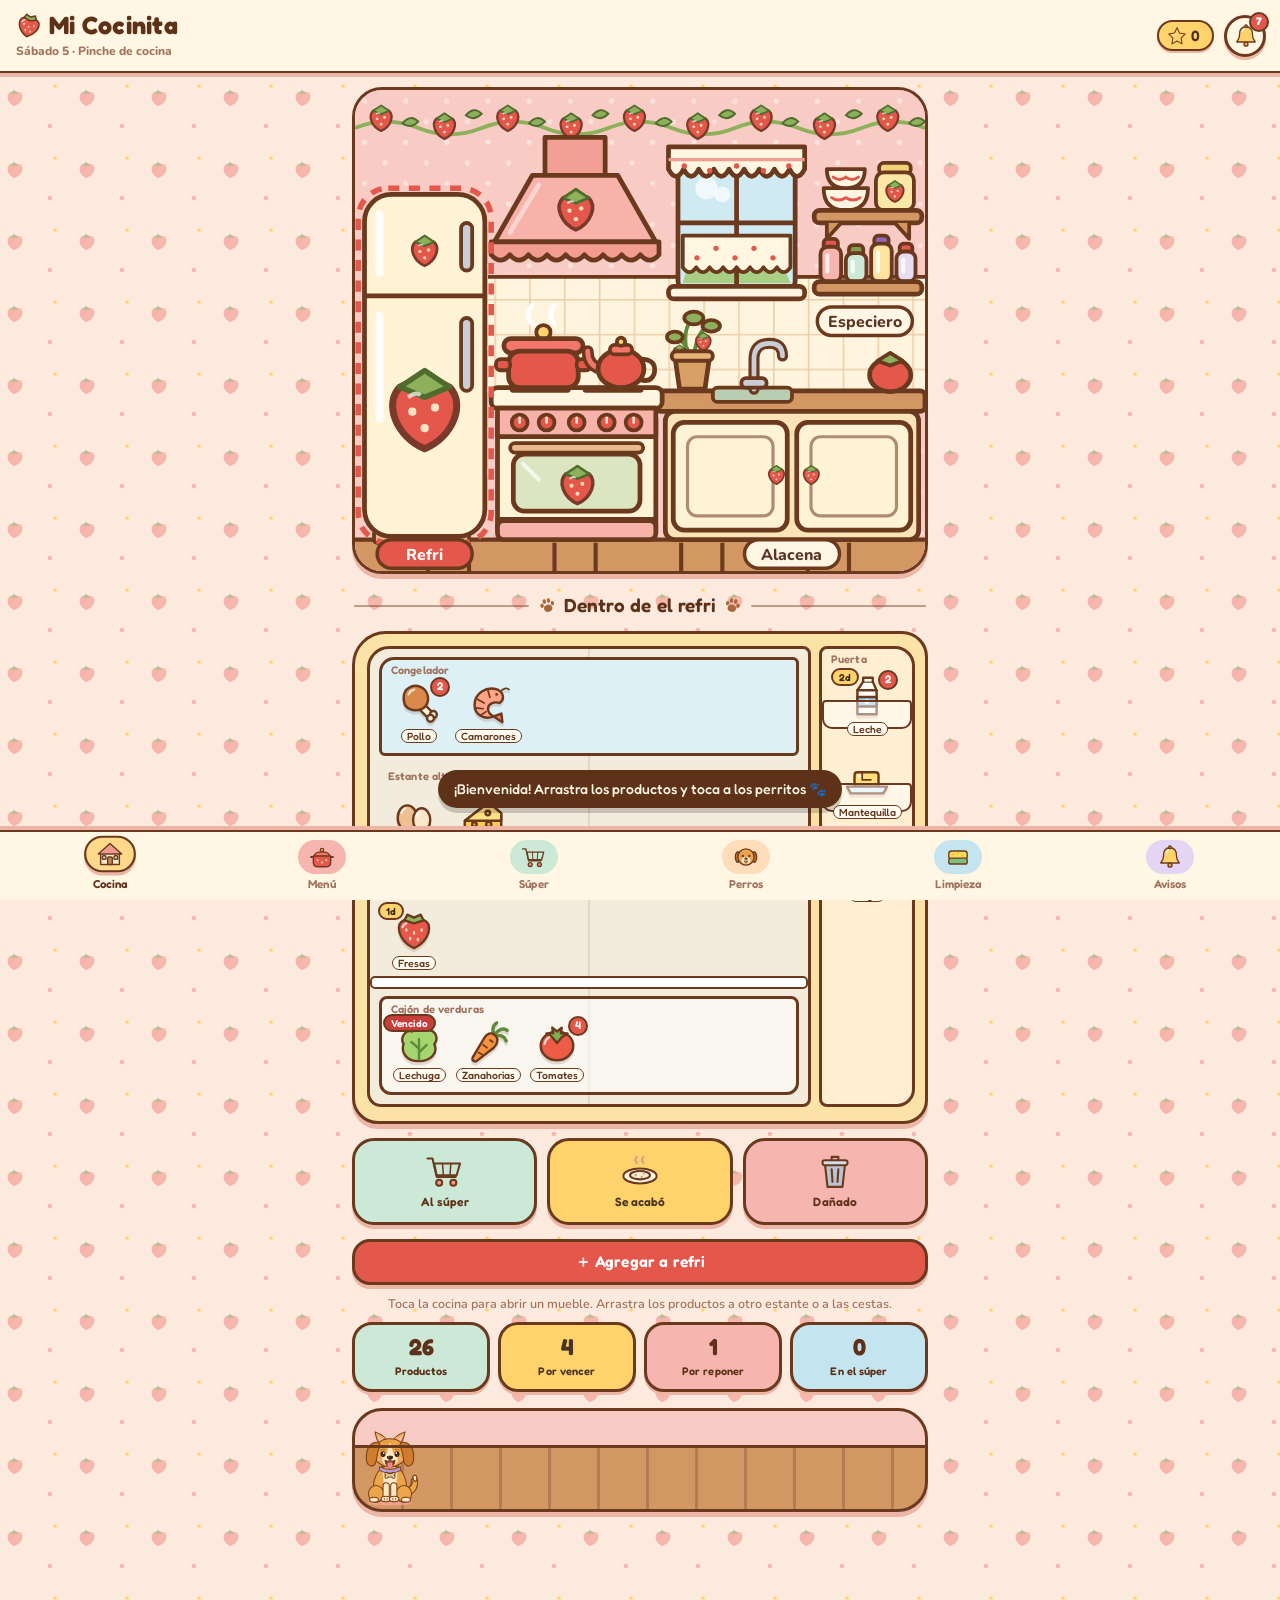
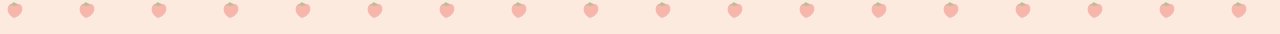
<file: cocinita/src/base2.html>
<!DOCTYPE html>
<html lang="es">
<head>
<meta charset="utf-8">
<meta name="viewport" content="width=device-width, initial-scale=1, viewport-fit=cover">
<title>Mi Cocinita</title>
<link href="https://fonts.googleapis.com/css2?family=Fredoka:wght@500;600;700&family=Nunito:wght@600;700;800&display=swap" rel="stylesheet">
<style>
:root{
  --disp:Fredoka,Nunito,system-ui,sans-serif;--bg:#FCEADF;--paper:#FFF6E4;--card:#FFFBF0;--ink:#5E3219;--muted:#A0745E;--line:#EDCFBC;--out:#6B3A1E;
  --sage:#9DC27A;--sage-d:#5E8040;--terra:#E4574B;--terra-d:#A93B30;--butter:#FFD36B;--rose:#F6B5AE;--berry:#C73D3A;
  --wood:#D39764;--wood-d:#8A5330;--plank:#CE915F;--fridge:#FBE3A8;--fridge-in:#F3ECDD;--freezer:#DDF0F6;--glass:#FFFFFF;
  --pantry-in:#FFF0D0;--tile:#FFF4DE;--tile2:#FFD98A;--tile-l:#EBCFA8;--wallp:#F8CBC4;--mint:#CBE9D6;--sky:#C4E5F0;--lilac:#E4D5F4;--peach:#FFDDBA;
  --gold:#D9A32E;
  --pat:url("data:image/svg+xml,%3Csvg xmlns='http://www.w3.org/2000/svg' width='72' height='72'%3E%3Cg opacity='.55'%3E%3Cpath d='M14 34C8 31 6 25 9 21C12 19 18 19 21 21C24 25 22 31 14 34Z' fill='%23F08A80'/%3E%3Cpath d='M10 21l4-3 4 3-4 1z' fill='%237FA050'/%3E%3C/g%3E%3Ccircle cx='50' cy='54' r='2.2' fill='%23F4B6AE'/%3E%3Ccircle cx='55' cy='14' r='1.8' fill='%23FFD36B'/%3E%3C/svg%3E");
  color-scheme:light;box-sizing:border-box;padding-top:env(safe-area-inset-top,0px);padding-bottom:env(safe-area-inset-bottom,0px);
}
@media (prefers-color-scheme: dark){
  :root:not([data-theme="light"]){
    --bg:#2B1B1A;--paper:#3A2824;--card:#43302B;--ink:#FBE9D6;--muted:#C3A892;--line:#5B4238;--out:#150D0A;
    --sage:#8FB36C;--sage-d:#6F9150;--terra:#E5675A;--terra-d:#8E2E26;--butter:#EDC25E;--rose:#8A4A4C;--berry:#E0605A;
    --wood:#8A5F3C;--wood-d:#5E3C22;--plank:#7B5233;--fridge:#6B5630;--fridge-in:#4A4038;--freezer:#3E5560;--glass:#8E8576;
    --pantry-in:#4A3A28;--tile:#5E4D3A;--tile2:#7A6129;--tile-l:#46382A;--wallp:#5A3436;--mint:#3F6150;--sky:#3F6577;--lilac:#5B4A78;--peach:#7B5538;
    --gold:#E9BE5B;color-scheme:dark;
    --pat:url("data:image/svg+xml,%3Csvg xmlns='http://www.w3.org/2000/svg' width='72' height='72'%3E%3Cg opacity='.18'%3E%3Cpath d='M14 34C8 31 6 25 9 21C12 19 18 19 21 21C24 25 22 31 14 34Z' fill='%23F08A80'/%3E%3C/g%3E%3Ccircle cx='50' cy='54' r='2' fill='%23F4B6AE' opacity='.2'/%3E%3C/svg%3E");
  }
}
:root[data-theme="dark"]{
  --bg:#2B1B1A;--paper:#3A2824;--card:#43302B;--ink:#FBE9D6;--muted:#C3A892;--line:#5B4238;--out:#150D0A;
  --sage:#8FB36C;--sage-d:#6F9150;--terra:#E5675A;--terra-d:#8E2E26;--butter:#EDC25E;--rose:#8A4A4C;--berry:#E0605A;
  --wood:#8A5F3C;--wood-d:#5E3C22;--plank:#7B5233;--fridge:#6B5630;--fridge-in:#4A4038;--freezer:#3E5560;--glass:#8E8576;
  --pantry-in:#4A3A28;--tile:#5E4D3A;--tile2:#7A6129;--tile-l:#46382A;--wallp:#5A3436;--mint:#3F6150;--sky:#3F6577;--lilac:#5B4A78;--peach:#7B5538;
  --gold:#E9BE5B;color-scheme:dark;
}
html{scroll-padding-top:env(safe-area-inset-top,0px)}
*{box-sizing:border-box;-webkit-tap-highlight-color:transparent}
body{margin:0;background-color:var(--bg);background-image:var(--pat);color:var(--ink);font:600 15px/1.4 Nunito,system-ui,sans-serif;padding-bottom:96px;overflow-x:hidden}
body::before{content:"";position:fixed;inset:0 0 auto;height:env(safe-area-inset-top,0px);background:var(--paper);z-index:40}
body.is-dragging{user-select:none;-webkit-user-select:none;cursor:grabbing}
h1,h2,h3{font-family:var(--disp);font-weight:600;margin:0;letter-spacing:.005em}
button,input,select,textarea{font:inherit;color:inherit}
button{cursor:pointer;border:0;background:none}
.bow{flex:none;filter:drop-shadow(0 2px 0 rgba(122,74,48,.25))}

/* header */
header{position:sticky;top:env(safe-area-inset-top,0px);z-index:30;background:var(--paper);border-bottom:3px solid var(--out);box-shadow:0 3px 0 var(--rose);
  padding:9px 14px;display:flex;align-items:center;gap:10px}
.brand{flex:1;min-width:0}
.brand h1{font-size:23px;font-weight:800;color:var(--terra);line-height:1;display:flex;align-items:center;gap:7px}
.brand small{color:var(--muted);font-weight:800;font-size:12px}
.pill-xp{background:var(--butter);color:#4A3426;border:2.5px solid var(--out);border-radius:999px;padding:4px 11px;font-weight:800;font-size:13px;white-space:nowrap;box-shadow:0 2px 0 var(--shd)}
.bell{position:relative;width:42px;height:42px;border-radius:50%;background:var(--lilac);border:3px solid var(--out);font-size:19px;box-shadow:0 3px 0 var(--shd)}
.bell b{position:absolute;top:-6px;right:-6px;min-width:20px;height:20px;border-radius:10px;background:var(--terra);color:#fff;border:2px solid var(--out);font-size:11px;display:grid;place-items:center;padding:0 4px}
main{max-width:600px;margin:0 auto;padding:14px 12px 20px}

/* nav */
nav{position:fixed;left:0;right:0;bottom:0;z-index:30;background:var(--paper);border-top:3px solid var(--out);box-shadow:0 -3px 0 var(--rose);display:flex;
  padding:6px 4px calc(6px + env(safe-area-inset-bottom,0px))}
nav button{flex:1;display:flex;flex-direction:column;align-items:center;gap:2px;font-size:10.5px;font-weight:800;color:var(--muted);padding:2px 0}
nav button span{width:44px;height:30px;border-radius:15px;background:var(--c);border:2.5px solid transparent;display:grid;place-items:center;font-size:19px;transition:transform .2s}
nav button.on{color:var(--terra)}
nav button.on span{border-color:var(--out);box-shadow:0 3px 0 var(--shd);transform:translateY(-3px) scale(1.08)}
nav button:active span{transform:scale(.88)}

/* banners */
.banner{position:relative;display:flex;align-items:center;gap:12px;padding:14px 16px;margin-bottom:16px;border:3px solid var(--out);border-radius:26px;box-shadow:var(--sh);overflow:hidden;
  background-color:var(--bn);background-image:radial-gradient(rgba(255,255,255,.5) 2px,transparent 2.6px);background-size:16px 16px}
.b-ic{width:56px;height:56px;border-radius:18px;background:rgba(255,255,255,.75);border:3px solid var(--out);display:grid;place-items:center;font-size:30px;flex:none;animation:bobble 3s ease-in-out infinite}
@keyframes bobble{0%,100%{transform:translateY(0) rotate(-3deg)}50%{transform:translateY(-4px) rotate(3deg)}}
.banner h2{font-size:23px}.banner small{opacity:.8;font-weight:800}
.banner .bow{position:absolute;right:12px;top:-3px;transform:rotate(14deg)}

/* cards & forms */
.card{background:var(--card);border:3px solid var(--out);border-radius:26px;padding:16px;margin-bottom:18px;box-shadow:var(--sh)}
.card h2{font-size:20px;margin-bottom:10px}
.card h3{font-size:16px;margin-bottom:6px}
.sub{color:var(--muted);font-size:13px;margin:0 0 8px}
.hint{color:var(--muted);font-size:12.5px;text-align:center;margin:10px 0}
.btn{background:var(--sage);color:#2d3d1c;border:3px solid var(--out);border-radius:18px;padding:9px 16px;font-weight:800;box-shadow:0 4px 0 var(--shd);transition:transform .1s,box-shadow .1s}
.btn:active{transform:translateY(4px);box-shadow:0 0 0 var(--out)}
.btn.terra{background:var(--terra);color:#fff}
.btn.ghost{background:var(--paper);color:var(--ink)}
.btn.sm{padding:5px 11px;font-size:13px;border-radius:14px;box-shadow:0 3px 0 var(--shd)}
.btn.sm:active{transform:translateY(3px)}
.btn.berry{background:var(--berry);color:#fff}
.btn.block{display:block;width:100%}
input,select,textarea{width:100%;background:var(--paper);border:3px solid var(--out);border-radius:16px;padding:8px 12px;outline:none}
input:focus,select:focus,textarea:focus{border-color:var(--terra)}
label{display:block;font-size:12.5px;font-weight:800;color:var(--muted);margin:8px 0 3px}
.row{display:flex;gap:8px;align-items:flex-end}
.row>*{flex:1;min-width:0}
.chips{display:flex;flex-wrap:wrap;gap:6px}
.chip{background:var(--paper);border:2.5px solid var(--out);border-radius:999px;padding:3px 11px;font-size:13px;font-weight:800}
.chip.ok{background:var(--mint)}
.chip.no{background:var(--rose)}
.panel-title{display:flex;align-items:center;gap:8px;margin:2px 4px 10px}
.panel-title span{font-size:24px}.panel-title h3{font-size:19px}

/* stat strip */
.strip{display:grid;grid-template-columns:repeat(4,1fr);gap:8px;margin-bottom:16px}
.stat{border:3px solid var(--out);border-radius:20px;padding:8px 2px;text-align:center;box-shadow:0 3px 0 var(--shd);background:var(--paper)}
.stat:nth-child(1){background:var(--mint)}.stat:nth-child(2){background:var(--butter);color:#4A3426}.stat:nth-child(3){background:var(--rose)}.stat:nth-child(4){background:var(--sky)}
.stat b{display:block;font:800 21px var(--disp)}
.stat small{font-size:11px;font-weight:800}

/* kitchen illustration */
.kitchen{border:3px solid var(--out);border-radius:28px;overflow:hidden;box-shadow:var(--sh);background:var(--wallp);margin-bottom:18px}
.kscene{display:block;width:100%;height:auto;user-select:none;-webkit-user-select:none}
.piece{cursor:pointer;transform-box:fill-box;transform-origin:50% 100%}
.piece .glow{opacity:0}
.piece.sel .glow{opacity:1;animation:dash 1.2s linear infinite}
.piece:active{animation:wig .4s}
.ktag rect{fill:var(--paper)}.ktag text{fill:#5A3524;font:800 10px Nunito,system-ui,sans-serif}
.piece.sel .ktag rect{fill:var(--terra)}.piece.sel .ktag text{fill:#fff}
@keyframes dash{to{stroke-dashoffset:-26}}
@keyframes wig{0%,100%{transform:rotate(0)}25%{transform:rotate(-2.2deg)}75%{transform:rotate(2.2deg)}}
.stm{transform-box:fill-box;animation:stm 2.6s ease-in-out infinite}.stm2{animation-delay:1.2s}
@keyframes stm{0%{opacity:0;transform:translateY(6px)}40%{opacity:.95}100%{opacity:0;transform:translateY(-12px)}}
.curt{transform-box:fill-box;transform-origin:50% 0;animation:sway 5s ease-in-out infinite alternate}
@keyframes sway{to{transform:skewX(1.8deg)}}

/* interior furniture */
.scene{perspective:1000px;position:relative;margin-bottom:14px}
.door{position:absolute;inset:0;border-radius:inherit;transform-origin:left center;animation:doorOpen .85s ease-in forwards;pointer-events:none;z-index:6;background:var(--fridge);border:4px solid var(--out)}
.door::after{content:"";position:absolute;right:12px;top:42%;width:10px;height:70px;border-radius:6px;background:#E9C48F;border:2.5px solid var(--out)}
.door.pd{background:var(--sage)}.door.pd::after{width:18px;height:18px;border-radius:50%;background:var(--butter)}
.door.sd{background:var(--wood)}
@keyframes doorOpen{0%{transform:rotateY(0);opacity:1}65%{opacity:1}100%{transform:rotateY(-108deg);opacity:0}}
.fridge{position:relative;background:var(--fridge);border:4px solid var(--out);border-radius:30px 30px 20px 20px;padding:14px 34px 16px 14px;box-shadow:var(--sh)}
.fridge::after{content:"";position:absolute;right:11px;top:60px;width:11px;height:110px;border-radius:6px;background:#E9C48F;border:2.5px solid var(--out)}
.fridge::before{content:"🍓";position:absolute;right:6px;bottom:6px;font-size:22px}
.fridge .shelf{background:var(--fridge-in);border:3px solid var(--out)}
.fridge .shelf.sh0{background:var(--freezer)}
.fridge .shelf::after{background:var(--glass)}
.rack{background:var(--wood);border:4px solid var(--out);border-radius:22px;padding:12px;box-shadow:var(--sh)}
.rack .shelf{background:rgba(255,246,226,.32);border:3px solid var(--out);min-height:106px}
.rack .shelf::after{background:var(--wood-d)}
.pantry{position:relative;background:var(--pantry-in);border:4px solid var(--out);border-radius:22px 22px 14px 14px;padding:0 12px 6px;box-shadow:var(--sh)}
.valance{position:relative;height:34px;margin:0 -12px 18px;border-bottom:3px solid var(--out);background-color:#FFF1D6;background-image:radial-gradient(circle,#E4574B 2.3px,transparent 2.8px);background-size:16px 16px;border-radius:18px 18px 0 0}
.valance::after{content:"";position:absolute;left:0;right:0;bottom:-13px;height:12px;background:radial-gradient(circle at 10px 0,#FFF1D6 9px,transparent 10px) 0 0/20px 12px repeat-x;filter:drop-shadow(0 2px 0 var(--out))}
.pantry .shelf{background:rgba(255,255,255,.28);border:3px solid var(--out)}
.pantry .shelf::after{background:var(--sage)}
.cabinet{background:var(--sky);border:4px solid var(--out);border-radius:22px;padding:12px;box-shadow:var(--sh)}
.cabinet .shelf{background:var(--pantry-in);border:3px solid var(--out)}
.cabinet .shelf::after{background:var(--sage)}
.shelf{position:relative;min-height:100px;padding:20px 8px 10px;margin-bottom:22px;display:flex;flex-wrap:wrap;gap:4px 6px;align-items:flex-end;border-radius:12px;transition:background .15s}
.shelf::after{content:"";position:absolute;left:-6px;right:-6px;bottom:-13px;height:13px;border-radius:7px;background:var(--plank);border:3px solid var(--out);z-index:-1}
.s-label{position:absolute;top:3px;left:9px;font-size:10.5px;font-weight:800;color:var(--muted)}
.s-empty{color:var(--muted);font-size:12px;opacity:.75;align-self:center;margin:auto}
.shelf.over,.dogcol.over,.bowl.over{outline:3px dashed var(--terra);outline-offset:-3px;background-color:color-mix(in srgb,var(--butter) 45%,transparent)}
.item{position:relative;width:68px;text-align:center;cursor:grab;touch-action:none;-webkit-user-select:none;user-select:none;-webkit-touch-callout:none;transition:transform .15s}
.item:active{transform:scale(1.12) rotate(-3deg)}
.item.dragging{opacity:.25}
.item .em{font-size:34px;line-height:1.1;display:block;filter:drop-shadow(1.3px 0 0 #fff) drop-shadow(-1.3px 0 0 #fff) drop-shadow(0 1.3px 0 #fff) drop-shadow(0 -1.3px 0 #fff) drop-shadow(0 2.5px 0 rgba(90,50,30,.3))}
.item .nm{display:inline-block;font-size:10px;letter-spacing:-.2px;font-weight:800;line-height:1.15;max-height:2.4em;overflow:hidden;margin-top:2px;padding:0 5px;border-radius:8px;background:rgba(255,250,238,.92);color:#5A3524;border:1.5px solid rgba(122,74,48,.35);overflow-wrap:anywhere}
.badge{position:absolute;top:-3px;right:2px;min-width:20px;height:20px;border-radius:10px;background:var(--terra);color:#fff;border:2px solid var(--out);font-size:11px;font-weight:800;display:grid;place-items:center;padding:0 4px}
.exb{position:absolute;top:-5px;left:-3px;border-radius:9px;font-size:10px;font-weight:800;padding:0 6px;color:#fff;border:2px solid var(--out)}
.exb.y{background:var(--butter);color:#3b2a10}.exb.r{background:var(--berry)}
.item.gone{opacity:.55}.item.gone .em{filter:grayscale(1)}
.item.rot .em{animation:wobble 1.6s ease-in-out infinite}
@keyframes wobble{0%,100%{transform:rotate(-6deg)}50%{transform:rotate(6deg)}}
.jar-w{width:48px;margin:0 auto;position:relative}
.jar-lid{height:13px;border-radius:7px 7px 3px 3px;border:2.5px solid var(--out);background-color:var(--lid,#E4574B);background-image:linear-gradient(90deg,rgba(255,255,255,.4) 50%,transparent 50%),linear-gradient(rgba(255,255,255,.4) 50%,transparent 50%);background-size:8px 8px}
.jar-b{height:46px;border:2.5px solid var(--out);border-top:0;border-radius:4px 4px 16px 16px;background:linear-gradient(90deg,rgba(255,255,255,.85) 0 16%,rgba(255,255,255,.45) 16%);display:grid;place-items:center;font-size:23px;box-shadow:inset 0 -6px 0 rgba(122,74,48,.1)}
.lvl{height:8px;background:rgba(255,255,255,.7);border:2px solid var(--out);border-radius:5px;margin:3px 4px 0;overflow:hidden}
.lvl i{display:block;height:100%;background:var(--sage-d)}
.lvl.low i{background:var(--berry)}.lvl.mid i{background:var(--butter)}

.bins{display:grid;grid-template-columns:repeat(3,1fr);gap:10px;margin-bottom:14px}
.bin{border:3px solid var(--out);border-radius:22px;text-align:center;padding:10px 2px;box-shadow:0 4px 0 var(--shd);transition:transform .15s}
.bin:nth-child(1){background:var(--mint)}.bin:nth-child(2){background:var(--butter);color:#4A3426}.bin:nth-child(3){background:var(--rose)}
.bin span{font-size:28px;display:block}.bin small{font-weight:800;font-size:12px}
.bin.over{transform:scale(1.08) rotate(-2deg)}
.dgh{position:fixed;left:0;top:0;z-index:100;pointer-events:none;transform:translate(-50%,-60%) scale(1.25) rotate(6deg);filter:drop-shadow(0 8px 8px rgba(0,0,0,.3))}

/* floor with dogs */
.floor{position:relative;height:98px;margin:8px 0 6px;border-radius:22px;overflow:hidden;border:3px solid var(--out);box-shadow:var(--sh);
  background:linear-gradient(var(--wallp) 0 35%,var(--wood) 35%)}
.floor::before{content:"";position:absolute;inset:35% 0 0;background:repeating-linear-gradient(90deg,transparent 0 46px,rgba(122,74,48,.35) 46px 49px)}
.floor::after{content:"";position:absolute;left:0;right:0;top:35%;height:3px;background:var(--out)}
.walker{position:absolute;bottom:2px;width:64px;height:74px;cursor:pointer}
.walker svg{width:100%;height:100%;overflow:visible;animation:trot .5s ease-in-out infinite}
.w1{animation:walk1 16s linear infinite}.w2{animation:walk2 21s linear infinite}
@keyframes walk1{0%{left:2%;transform:scaleX(1)}46%{left:78%;transform:scaleX(1)}50%{left:78%;transform:scaleX(-1)}96%{left:2%;transform:scaleX(-1)}100%{left:2%;transform:scaleX(1)}}
@keyframes walk2{0%{left:70%;transform:scaleX(-1)}46%{left:6%;transform:scaleX(-1)}50%{left:6%;transform:scaleX(1)}96%{left:70%;transform:scaleX(1)}100%{left:70%;transform:scaleX(-1)}}
@keyframes trot{0%,100%{translate:0 0}50%{translate:0 -4px}}
.bubble{position:absolute;left:50%;top:-24px;translate:-50% 0;background:#fff;color:#4A3426;border:2.5px solid var(--out);border-radius:12px;padding:1px 8px;font-size:12px;font-weight:800;white-space:nowrap;animation:bub 1.3s forwards;z-index:3}
@keyframes bub{0%{opacity:0;translate:-50% 8px}15%,80%{opacity:1;translate:-50% 0}100%{opacity:0;translate:-50% -6px}}

/* dog animations */
.dog svg{width:100%;height:100%;overflow:visible}
.tail{transform-origin:148px 196px;animation:wag 1s ease-in-out infinite alternate}
@keyframes wag{from{transform:rotate(-10deg)}to{transform:rotate(14deg)}}
.eyes{transform-origin:100px 80px;animation:blink 4.2s infinite}
@keyframes blink{0%,94%,100%{transform:scaleY(1)}97%{transform:scaleY(.08)}}
.head{transform-origin:100px 120px}
.hearts{opacity:0}
.dog.happy svg{animation:hop .5s ease-out 2}
.dog.happy .tail{animation-duration:.18s}
.dog.happy .hearts{animation:hearts 1.4s ease-out}
.dog.eating .head{animation:munch .3s ease-in-out infinite alternate}
.dog.nope svg{animation:shake .45s}
@keyframes hop{0%,100%{transform:translateY(0)}45%{transform:translateY(-16px) rotate(-3deg)}}
@keyframes munch{from{transform:translateY(0) rotate(0)}to{transform:translateY(7px) rotate(5deg)}}
@keyframes shake{0%,100%{transform:translateX(0)}25%{transform:translateX(-8px)}75%{transform:translateX(8px)}}
@keyframes hearts{0%{opacity:0;transform:translateY(10px)}25%{opacity:1}100%{opacity:0;transform:translateY(-34px)}}

/* dogs view */
.rug{display:flex;gap:6px;justify-content:space-around;padding:12px 6px 8px;border-radius:30px;margin-bottom:12px;border:3px solid var(--out);
  background:radial-gradient(ellipse at center,#FFE9E4 0 58%,var(--rose) 59% 100%)}
.dogcol{flex:1;text-align:center;border-radius:22px;padding:4px}
.dogcol .dog{width:150px;height:172px;max-width:100%;margin:0 auto;position:relative;cursor:pointer}
.dogcol b{font:800 18px var(--disp);display:block;color:#5A3524}
.pills{display:flex;gap:5px;justify-content:center;margin-top:4px;flex-wrap:wrap}
.pill{border:2.5px solid var(--out);background:var(--paper);color:#5A3524;border-radius:999px;padding:2px 10px;font-size:12px;font-weight:800;box-shadow:0 2px 0 var(--shd)}
.pill.on{background:var(--sage)}
.tools{display:flex;gap:10px;justify-content:center;margin:6px 0}
.tool{width:86px;text-align:center;background:var(--butter);color:#4A3426;border:3px solid var(--out);border-radius:22px;padding:6px 2px;cursor:grab;touch-action:none;user-select:none;-webkit-user-select:none;box-shadow:0 4px 0 var(--shd);transition:transform .15s}
.tool:nth-child(2){background:var(--peach)}.tool:nth-child(3){background:var(--sky)}
.tool:active{transform:scale(1.1) rotate(-4deg)}
.tool span{font-size:32px;display:block}.tool small{font-size:11px;font-weight:800}
.bowl{display:flex;align-items:center;gap:10px;background:var(--sky);border:3px solid var(--out);border-radius:20px;padding:8px 12px;margin-top:10px;box-shadow:0 3px 0 var(--shd)}
.bowl span{font-size:26px}.bowl div{flex:1;font-weight:800;font-size:14px}
.bar{height:20px;background:var(--paper);border:3px solid var(--out);border-radius:12px;overflow:hidden;margin:8px 0}
.bar i{display:block;height:100%;background:var(--sage);border-radius:8px;transition:width .5s;border-right:3px solid var(--out)}
.bar.low i{background:var(--berry)}

/* lists */
.li{display:flex;align-items:center;gap:10px;padding:9px 4px;border-bottom:2.5px dashed var(--line)}
.li:last-child{border-bottom:0}
.li .em{font-size:24px}.li .t{flex:1;min-width:0}.li .t b{display:block;word-break:break-word}.li .t small{color:var(--muted);font-size:12px}
.li.done .t b{text-decoration:line-through;opacity:.5}
.ck{width:30px;height:30px;border-radius:10px;border:3px solid var(--out);background:var(--paper);display:grid;place-items:center;font-size:16px;color:#2d3d1c;flex:none;padding:0;box-shadow:0 2px 0 var(--shd)}
.ck.on{background:var(--sage)}
.x{color:var(--muted);font-size:18px;padding:4px 8px}
.tag{border:2px solid var(--out);border-radius:10px;padding:1px 9px;font-size:11.5px;font-weight:800;white-space:nowrap;color:#3b2a10}
.tag.r{background:var(--rose)}.tag.y{background:var(--butter)}.tag.g{background:var(--mint)}.tag.b{background:var(--sky)}
.alert{display:flex;gap:10px;align-items:center;border-radius:20px;padding:9px 10px;margin-bottom:10px;border:3px solid var(--out);background:var(--paper);box-shadow:0 3px 0 var(--shd)}
.alert.r{background:var(--rose)}
.alert.y{background:color-mix(in srgb,var(--butter) 55%,var(--paper))}
.alert.b{background:var(--sky)}
.alert .em{font-size:26px}.alert .t{flex:1;font-size:14px;line-height:1.25;color:var(--ink)}
.alert .acts{display:flex;flex-direction:column;gap:5px}
.days{display:flex;gap:7px;overflow-x:auto;padding:2px 2px 10px;margin-bottom:6px}
.dpill{flex:none;width:54px;text-align:center;border-radius:18px;border:3px solid var(--out);background:var(--paper);padding:6px 0;font-weight:800;position:relative;box-shadow:0 3px 0 var(--shd)}
.dpill.on{background:var(--terra);color:#fff}
.dpill small{display:block;font-size:10px;opacity:.85}
.dpill i{position:absolute;top:3px;right:6px;width:8px;height:8px;border-radius:50%;background:var(--sage);border:1.5px solid var(--out)}
.meal{display:flex;gap:10px;align-items:center;width:100%;text-align:left;background:var(--paper);border:3px solid var(--out);border-radius:20px;padding:10px 12px;margin-bottom:10px;box-shadow:0 3px 0 var(--shd)}
.meal .em{font-size:28px}.meal .t{flex:1;min-width:0}.meal .t small{color:var(--muted);display:block;font-size:12px}
.meal.empty{border-style:dashed;color:var(--muted);box-shadow:none}

/* sheet */
#sheet{position:fixed;inset:0;z-index:60;display:none}
#sheet.on{display:block}
.sheet-bg{position:absolute;inset:0;background:rgba(50,30,15,.5)}
.sheet{position:absolute;left:0;right:0;bottom:0;max-height:88%;overflow:auto;background:var(--paper);border-radius:30px 30px 0 0;border:3px solid var(--out);border-bottom:0;box-shadow:0 -4px 0 var(--rose);
  padding:10px 16px calc(18px + env(safe-area-inset-bottom,0px));max-width:600px;margin:0 auto;animation:up .25s ease-out}
@keyframes up{from{transform:translateY(60px);opacity:0}}
.grab{width:46px;height:6px;border-radius:3px;background:var(--out);opacity:.35;margin:0 auto 10px}
.sheet h3{font-size:20px;margin-bottom:4px}
.step{display:flex;align-items:center;gap:6px}
.step button{width:40px;height:40px;border-radius:13px;background:var(--butter);color:#3b2a10;font-weight:800;font-size:20px;flex:none;border:3px solid var(--out);box-shadow:0 3px 0 var(--shd)}
.step input{text-align:center}
.emoji-btn{width:100%;height:46px;font-size:26px;background:var(--card);border:3px solid var(--out);border-radius:16px}
.picker{display:none;flex-wrap:wrap;gap:2px;background:var(--card);border:3px solid var(--out);border-radius:16px;padding:6px;margin-top:6px;max-height:140px;overflow:auto}
.picker.on{display:flex}
.picker button{font-size:24px;width:42px;height:38px;border-radius:10px}
.picker button:active{background:var(--butter)}
.acts-row{display:flex;gap:10px;margin-top:16px;flex-wrap:wrap}
.acts-row .btn{flex:1;min-width:110px}

/* toast & pops */
#toast{position:fixed;left:50%;bottom:calc(92px + env(safe-area-inset-bottom,0px));translate:-50% 20px;opacity:0;z-index:70;background:var(--ink);color:var(--paper);border:3px solid var(--out);border-radius:20px;padding:9px 16px;font-weight:800;font-size:14px;max-width:88%;text-align:center;transition:.25s;pointer-events:none}
#toast.on{opacity:1;translate:-50% 0}
.pop{position:fixed;z-index:90;pointer-events:none;font:800 21px var(--disp);color:#D9A32E;-webkit-text-stroke:1px var(--out);animation:pop 1.1s ease-out forwards;translate:-50% 0}
@keyframes pop{from{opacity:1;transform:translateY(0) scale(.8)}to{opacity:0;transform:translateY(-70px) scale(1.4)}}

/* jardín y lavandería */
.garden,.laundry{position:relative;border:3px solid var(--out);border-radius:28px;overflow:hidden;box-shadow:var(--sh);margin-bottom:18px;background:var(--sky)}
.garden{aspect-ratio:360/400}.laundry{aspect-ratio:360/280}
.garden>svg,.laundry>svg{display:block;width:100%;height:100%}
.stitle{position:absolute;z-index:3;background:var(--paper);border:3px solid var(--out);border-radius:16px;padding:2px 12px;font:800 15px var(--disp);box-shadow:0 3px 0 var(--shd);color:var(--ink);white-space:nowrap}
.garden .dogcol{position:absolute;bottom:1.5%;width:42%;padding:0;z-index:2}
.garden .dogcol.gl{left:2%}.garden .dogcol.gr{right:2%}
.garden .dogcol .dog{width:100%;height:auto;aspect-ratio:200/230;margin:0}
.gname{display:inline-block;background:var(--paper);border:2.5px solid var(--out);border-radius:14px;padding:0 10px;font:800 15px var(--disp);color:#5A3524;box-shadow:0 2px 0 var(--shd);margin-top:2px}
.gbowl{position:absolute;left:50%;bottom:19%;translate:-50% 0;width:15%;min-width:50px;text-align:center;cursor:pointer;z-index:2;border-radius:12px}
.gbowl svg{width:100%;display:block}
.gbowl small{display:block;font:800 9px Nunito,system-ui,sans-serif;background:var(--paper);border:2px solid var(--out);border-radius:8px;color:#5A3524;margin-top:1px;white-space:nowrap}
.gbowl.over{outline:3px dashed var(--terra);outline-offset:2px;background:rgba(255,211,107,.5)}
.rays{transform-box:fill-box;transform-origin:center;animation:spin 16s linear infinite}
.cld{animation:drift 9s ease-in-out infinite alternate}
.cld.c2{animation-duration:12s;animation-direction:alternate-reverse}
.fl{transform-box:fill-box;transform-origin:50% 100%;animation:fsway 3s ease-in-out infinite alternate}
.tr{transform-box:fill-box;transform-origin:50% 100%;animation:fsway 5s ease-in-out infinite alternate}
.bf{animation:fly 7s ease-in-out infinite alternate}
.bf.b2{animation-duration:9s;animation-direction:alternate-reverse}
.wing{transform-box:fill-box;transform-origin:center;animation:flap .28s ease-in-out infinite alternate}
@keyframes spin{to{transform:rotate(360deg)}}
@keyframes drift{from{transform:translateX(-16px)}to{transform:translateX(16px)}}
@keyframes fsway{from{transform:rotate(-4deg)}to{transform:rotate(4deg)}}
@keyframes fly{0%{transform:translate(0,0)}50%{transform:translate(34px,-20px)}100%{transform:translate(70px,6px)}}
@keyframes flap{from{transform:scaleX(1)}to{transform:scaleX(.35)}}
.mach{cursor:pointer}
.drum{transform-box:fill-box;transform-origin:center;animation:spin 9s linear infinite}
.laundry.run .drum{animation-duration:.6s}
.laundry.run .mach{animation:jig .12s linear infinite alternate}
.bub{opacity:0}
.laundry.run .bub{animation:bubup 1.3s ease-in infinite}
.laundry.run .bub.d2{animation-delay:.45s}.laundry.run .bub.d3{animation-delay:.9s}
.sw{transform-box:fill-box;transform-origin:50% 0;animation:swing 3.2s ease-in-out infinite alternate}
.sw.s2{animation-delay:-1s}.sw.s3{animation-delay:-2s}
@keyframes jig{from{transform:translateX(-1.2px)}to{transform:translateX(1.2px)}}
@keyframes bubup{0%{opacity:0;transform:translateY(0) scale(.6)}30%{opacity:1}100%{opacity:0;transform:translateY(-34px) scale(1.2)}}
@keyframes swing{from{transform:rotate(-5deg)}to{transform:rotate(5deg)}}
@media (prefers-reduced-motion:reduce){*{animation-duration:.01ms!important;animation-iteration-count:1!important;transition:none!important}}

/* ===== rediseño: hoja de personaje + cocinita de fresas ===== */
:root{--shd:#EDB5A6;--sh:0 5px 0 var(--shd);
  --paw:url("data:image/svg+xml,%3Csvg xmlns='http://www.w3.org/2000/svg' viewBox='0 0 24 24'%3E%3Cg fill='%23A9683A'%3E%3Cellipse cx='12' cy='16' rx='6' ry='5'/%3E%3Cellipse cx='4.5' cy='10.5' rx='2.4' ry='3'/%3E%3Cellipse cx='9' cy='5.5' rx='2.4' ry='3.2'/%3E%3Cellipse cx='15' cy='5.5' rx='2.4' ry='3.2'/%3E%3Cellipse cx='19.5' cy='10.5' rx='2.4' ry='3'/%3E%3C/g%3E%3C/svg%3E")}
@media (prefers-color-scheme: dark){:root:not([data-theme="light"]){--shd:#170E0B}}
:root[data-theme="dark"]{--shd:#170E0B}

.ic{width:1.3em;height:1.3em;vertical-align:-.3em;overflow:visible;flex:none}
.ic-emo{font-style:normal}

/* encabezado */
header{border-bottom-width:2.5px;box-shadow:0 4px 0 var(--shd);padding:10px 14px}
.brand h1{font-size:25px;font-weight:700;color:var(--ink);gap:5px;letter-spacing:.01em}
.brand h1 .logo{width:30px;height:30px;vertical-align:0;transform:rotate(12deg)}
.brand small{font-size:12px;padding-left:2px}
.pill-xp{display:flex;align-items:center;gap:4px;font-family:var(--disp);font-weight:600;font-size:15px;padding:3px 12px 3px 8px}
.pill-xp .ic{width:20px;height:20px;vertical-align:0}
.bell{display:grid;place-items:center;background:var(--paper)}
.bell .ic{width:26px;height:26px;vertical-align:0}
.bell b{font-family:var(--disp)}

/* navegación */
nav{border-top-width:2.5px;box-shadow:0 -4px 0 var(--shd)}
nav button{font-family:var(--disp);font-weight:600;font-size:11.5px;letter-spacing:.01em}
nav button span{width:48px;height:34px;border-radius:17px}
nav button span .ic{width:26px;height:26px;vertical-align:0}
nav button.on{color:var(--ink)}

/* títulos de sección con huellitas, como en la hoja de personaje */
.panel-title{justify-content:center;gap:10px;margin:4px 2px 12px}
.panel-title::before,.panel-title i{content:"";flex:1;height:2px;border-radius:2px;background:color-mix(in srgb,var(--out) 45%,transparent)}
.panel-title h3{font-size:19px;display:flex;align-items:center;gap:8px;white-space:nowrap}
.panel-title h3::before,.panel-title h3::after{content:"";width:17px;height:17px;background:var(--paw) center/contain no-repeat}
.panel-title h3::before{transform:rotate(-14deg)}.panel-title h3::after{transform:rotate(14deg)}

.banner{outline:2px dashed color-mix(in srgb,var(--out) 40%,transparent);outline-offset:-7px;padding:16px 18px}
.banner h2{font-size:22px}
.b-ic{background:var(--paper);border-radius:50%}
.b-ic .ic{width:38px;height:38px;vertical-align:0}
.card h2{font-size:20px}
.btn,.pill,.chip,.tag,.dpill,.stat small,.bin small,.tool small,.s-label,.exb,.badge{font-family:var(--disp);font-weight:600;letter-spacing:.01em}
.btn{font-size:15.5px}
.chip{display:inline-flex;align-items:center;gap:4px}
.chip .ic{width:19px;height:19px;vertical-align:0}
.stat b{font-weight:700;font-size:23px}

/* productos */
.item{width:66px}
.item .em{filter:drop-shadow(0 3px 0 rgba(107,58,30,.16));line-height:1;font-size:36px;height:46px;display:grid;place-items:center}
.item .em .ic{width:46px;height:46px;vertical-align:0}
.item .nm{position:relative;z-index:1;font-family:var(--disp);font-weight:500;font-size:11px;letter-spacing:0;border:1.8px solid var(--out);background:#FFFBF0;color:#5E3219;border-radius:9px;padding:0 6px;margin-top:3px}
.badge,.exb{z-index:2}
.item.gone .em{filter:grayscale(1) opacity(.7)}
.jar-b .ic{width:30px;height:30px;vertical-align:0}
.jar-b{font-size:22px}
.s-label{font-size:11px;color:var(--muted)}
.bin span,.tool span{display:grid;place-items:center;height:40px}
.bin span .ic,.tool span .ic{width:40px;height:40px;vertical-align:0}
.li .em .ic,.alert .em .ic{width:30px;height:30px;vertical-align:0;display:block}
.meal .em .ic{width:34px;height:34px;vertical-align:0;display:block}
.picker button{display:grid;place-items:center}
.picker button .ic{width:30px;height:30px;vertical-align:0}
.emoji-btn{display:grid;place-items:center}
.emoji-btn .ic{width:34px;height:34px;vertical-align:0}
.sheet h3 .ic{width:28px;height:28px}

/* refri abierto: estantes de vidrio, cajón y puerta con repisas */
.fridge{display:grid;grid-template-columns:minmax(0,1fr) 104px;padding:12px 10px 14px 12px;border-radius:34px 26px 24px 26px;border-width:3px}
.fridge::after,.fridge::before{display:none}
.fr-in{min-width:0;background-color:var(--fridge-in);border:3px solid var(--out);border-radius:22px 8px 8px 14px;padding:8px 9px 9px;
  background-image:linear-gradient(90deg,transparent calc(50% - 1px),color-mix(in srgb,var(--out) 12%,transparent) calc(50% - 1px) calc(50% + 1px),transparent calc(50% + 1px))}
.fridge .shelf{background:none;border:0;border-radius:6px;margin-bottom:17px;min-height:98px;padding:20px 2px 5px;gap:4px 3px}
.fridge .shelf::after{left:-9px;right:-9px;bottom:-10px;height:9px;background:var(--glass);border:2.5px solid var(--out);border-radius:5px;z-index:0}
.fridge .shelf.sh0{background:var(--freezer);border:3px solid var(--out);border-radius:15px 6px 6px 6px;margin-bottom:10px;padding:20px 4px 6px}
.fridge .shelf.sh3{background:color-mix(in srgb,var(--glass) 55%,transparent);border:3px solid var(--out);border-radius:8px 8px 12px 12px;margin-bottom:0;padding:20px 4px 6px}
.fridge .shelf.sh0::after,.fridge .shelf.sh3::after,.fr-door .shelf::after{display:none}
.fr-door{margin-left:8px;background:color-mix(in srgb,var(--paper) 70%,transparent);border:3px solid var(--out);border-radius:8px 20px 18px 8px}
.fr-door .shelf{flex-direction:column;flex-wrap:nowrap;align-items:center;gap:16px;min-height:100%;margin:0;padding:24px 2px 12px}
.fr-door .item::after{content:"";position:absolute;left:-12px;right:-12px;top:27px;height:25px;border:2.5px solid var(--out);border-radius:4px 4px 10px 10px;background:color-mix(in srgb,var(--glass) 45%,transparent)}
.fr-door .s-empty{writing-mode:vertical-rl}

.kitchen,.garden,.laundry,.floor{border-radius:30px}
.floor{height:104px}
.walker{width:70px;height:80px}
.rug,.gname,.dogcol b{font-family:var(--disp)}
.gname,.dogcol b{font-weight:700}
.stitle{font-weight:600}
#toast{font-family:var(--disp);font-weight:500;border-width:0;box-shadow:0 5px 0 rgba(0,0,0,.18)}
.pop{font-weight:700}

.item .nm{font-size:10.5px;padding:0 5px;margin:3px -6px 0;max-width:78px;max-height:none;white-space:nowrap;overflow:hidden;text-overflow:ellipsis;overflow-wrap:normal;vertical-align:top}

</style>
</head>
<body>
<header id="hdr"></header>
<main id="app"></main>
<nav id="nav"></nav>
<div id="sheet"></div>
<div id="toast"></div>

<script>
(()=>{
'use strict';
const KEY='cocinita-v1';
const $=(s,r=document)=>r.querySelector(s);
const $$=(s,r=document)=>[...r.querySelectorAll(s)];
const esc=s=>String(s==null?'':s).replace(/[&<>"']/g,c=>({'&':'&amp;','<':'&lt;','>':'&gt;','"':'&quot;',"'":'&#39;'}[c]));
const uid=()=>Math.random().toString(36).slice(2,9);
const pad=n=>String(n).padStart(2,'0');
const fmt=d=>d.getFullYear()+'-'+pad(d.getMonth()+1)+'-'+pad(d.getDate());
const today=()=>fmt(new Date());
const addDays=n=>{const d=new Date();d.setDate(d.getDate()+n);return fmt(d)};
const daysUntil=iso=>{if(!iso)return null;const [y,m,d]=iso.split('-').map(Number);const t=new Date(y,m-1,d);const n=new Date();n.setHours(0,0,0,0);return Math.round((t-n)/864e5)};
const dayIdx=()=>(new Date().getDay()+6)%7;
const DAYS=['Lun','Mar','Mié','Jue','Vie','Sáb','Dom'];
const DAYSL=['Lunes','Martes','Miércoles','Jueves','Viernes','Sábado','Domingo'];
const SLOTS=[['des','Desayuno','🥞'],['alm','Almuerzo','🍲'],['cen','Cena','🍝']];
const PLACES={
  fridge:{label:'Refri',ic:'🧊',shelves:['Congelador','Estante alto','Estante medio','Cajón de verduras','Puerta']},
  spice:{label:'Especiero',ic:'🧂',shelves:['Fila de arriba','Fila del medio','Fila de abajo']},
  pantry:{label:'Alacena',ic:'🫙',shelves:['Estante alto','Enlatados','Granos y pasta','Abajo']},
  clean:{label:'Limpieza',ic:'🧽',shelves:['Bajo el fregadero','Baño y lavandería']}
};
const FOOD_EM=['🥛','🥚','🧀','🍓','🥬','🥕','🍅','🧈','🍗','🥩','🐟','🥫','🍞','🥐','🍚','🍝','🫘','🥔','🧅','🧄','🍎','🍌','🍇','🍋','🥑','🥒','🌽','🍄','🧂','🌶️','🌿','🍯','🫒','☕','🍫','🥣','🍪','🧃','🥤','🧁','🍕','🌭','🥞','🦐','🧊','🍂','🌼','🍑'];
const CLEAN_EM=['🧴','🧼','🧽','🧺','🪣','🧹','🧻','🗑️','🧯','🪥','🫧','🧤'];
const LEVELS=[[0,'Pinche de cocina'],[20,'Cocinera aprendiz'],[60,'Chef del cottage'],[120,'Reina del hogar'],[250,'Hada de la cocina']];
const LIDS=['#C9623A','#8DA06B','#EFC25A','#E3A09A','#8EB8D0','#B58BD0','#A8571F'];

/* ---------- datos ---------- */
function mk(name,emoji,place,shelf,qty,exp,min,extra){return Object.assign({id:uid(),name,emoji,place,shelf,qty,min:min||0,expiry:exp||'',level:100},extra||{})}
function seed(){
  const t=addDays;
  return{
    v:1,stars:0,welcome:false,
    items:[
      mk('Pollo','🍗','fridge',0,2,t(45)),mk('Camarones','🦐','fridge',0,1,t(60)),
      mk('Huevos','🥚','fridge',1,1,t(12),1),mk('Queso','🧀','fridge',1,1,t(5)),mk('Fresas','🍓','fridge',2,1,t(1)),
      mk('Lechuga','🥬','fridge',3,1,t(-1)),mk('Zanahorias','🥕','fridge',3,1,t(9)),mk('Tomates','🍅','fridge',3,4,t(4)),
      mk('Leche','🥛','fridge',4,2,t(2),1),mk('Mantequilla','🧈','fridge',4,1,t(30)),mk('Jugo','🧃','fridge',4,1,t(6)),
      mk('Sal','🧂','spice',0,1),mk('Pimienta','🌶️','spice',0,1),mk('Ajo en polvo','🧄','spice',0,1),
      mk('Orégano','🌿','spice',1,1),mk('Canela','🍂','spice',1,1,'',0),mk('Cúrcuma','🌼','spice',2,1),
      mk('Arroz','🍚','pantry',2,2,t(200),1),mk('Pasta','🍝','pantry',2,3,t(150)),mk('Frijoles','🫘','pantry',2,2,t(300)),
      mk('Atún','🥫','pantry',1,3,t(400)),mk('Tomate en lata','🥫','pantry',1,1,t(300)),mk('Café','☕','pantry',0,1,t(90)),
      mk('Avena','🥣','pantry',0,1,t(120)),mk('Pan','🍞','pantry',3,1,t(3)),mk('Miel','🍯','pantry',0,1),
      mk('Jabón de platos','🧴','clean',0,1,'',0,{level:70}),mk('Esponjas','🧽','clean',0,1,'',0,{level:90}),
      mk('Desinfectante','🧼','clean',1,1,'',0,{level:30}),mk('Detergente','🧺','clean',1,1,'',0,{level:15}),mk('Bolsas de basura','🗑️','clean',0,1,'',0,{level:45})
    ],
    shop:[],
    menu:{
      '0-alm':{name:'Pollo con arroz y zanahoria',ing:'pollo, arroz, zanahoria'},
      '0-cen':{name:'Huevos revueltos con pan',ing:'huevos, pan'},
      '1-alm':{name:'Pasta con salsa de tomate',ing:'pasta, tomate, queso'},
      '2-cen':{name:'Ensalada de atún',ing:'atún, lechuga, tomate'}
    },
    prep:[{id:uid(),text:'Lavar y cortar verduras',done:false},{id:uid(),text:'Cocinar arroz para la semana',done:false}],
    dogs:{rosco:{name:'Rosco',g:260,fed:{date:'',am:false,pm:false}},mali:{name:'Mali',g:180,fed:{date:'',am:false,pm:false}},bag:{left:9000,total:15000},treats:6,water:''},
    chores:[
      {id:uid(),area:'clean',text:'Sacar la basura',every:2,last:t(-1)},{id:uid(),area:'clean',text:'Limpiar el refri por dentro',every:14,last:t(-10)},
      {id:uid(),area:'clean',text:'Lavar toallas de cocina',every:7,last:t(-8)},{id:uid(),area:'clean',text:'Trapear el piso',every:7,last:t(-3)},
      {id:uid(),area:'dogs',text:'Baño de Rosco y Mali',every:30,last:t(-20)},{id:uid(),area:'dogs',text:'Desparasitar',every:90,last:t(-60)},
      {id:uid(),area:'dogs',text:'Lavar camas de los perros',every:14,last:t(-5)}
    ],
    reminders:[],wasted:[]
  };
}
function load(){try{const r=localStorage.getItem(KEY);if(r){const s=JSON.parse(r);if(s&&s.items)return s}}catch(e){}return seed()}
let S=load();
function save(){try{localStorage.setItem(KEY,JSON.stringify(S))}catch(e){}}
let tab='cocina',furn='fridge',day=dayIdx(),doorAnim=true,ALERTS=[],pendingEmoji='';

function dailyReset(){['rosco','mali'].forEach(k=>{const f=S.dogs[k].fed;if(f.date!==today()){f.date=today();f.am=false;f.pm=false}})}

/* ---------- iconos dibujados a mano (reemplazan a los emoji) ---------- */
const INK='#6B3A1E';
const ICONS=(()=>{
  const P=(d,f,x='')=>`<path d="${d}" fill="${f}" ${x}/>`;
  const C=(cx,cy,r,f,x='')=>`<circle cx="${cx}" cy="${cy}" r="${r}" fill="${f}" ${x}/>`;
  const E=(cx,cy,rx,ry,f,x='')=>`<ellipse cx="${cx}" cy="${cy}" rx="${rx}" ry="${ry}" fill="${f}" ${x}/>`;
  const R=(x,y,w,h,r,f,ex='')=>`<rect x="${x}" y="${y}" width="${w}" height="${h}" rx="${r}" fill="${f}" ${ex}/>`;
  const NS='stroke="none"';
  const L=(d,x='')=>P(d,'none',x);
  const HL=d=>P(d,'none','stroke="#fff" stroke-width="2.2" opacity=".8"');
  const GD='stroke="#5E8A3A"';
  const G='#8CB65A',RED='#E8574B',CR='#FFF6E2';
  const berry=P('M24 43C13 38 6 27 9 18C12 12 20 12 24 15C28 12 36 12 39 18C42 27 35 38 24 43Z',RED)+P('M24 17L14 14L17 8L24 11L31 8L34 14Z',G)
    +`<g ${NS} fill="#FFE2B8">${E(16,24,1.3,1.9,'#FFE2B8')}${E(24,27,1.3,1.9,'#FFE2B8')}${E(32,24,1.3,1.9,'#FFE2B8')}${E(20,33,1.3,1.9,'#FFE2B8')}${E(28,34,1.3,1.9,'#FFE2B8')}</g>`+HL('M12 21Q13 18 16 17');
  const bowl=(col,top)=>top+P('M5 22H43C43 34 36 42 24 42C12 42 5 34 5 22Z',col)+L('M12 30Q14 36 19 38','stroke="#fff" stroke-width="2.2" opacity=".7"');
  return {
  '🍓':berry,
  '🥛':P('M14 18L20 9H30L34 18V43H14Z','#FFFDF6')+P('M20 9V5H30V9','#FFFDF6')+R(14,25,20,10,0,'#9CCBEA')+L('M14 18H34')+C(24,30,2.6,'#FFFDF6',NS),
  '🥚':E(17,27,10,13,'#EFC08F')+E(32,29,9,12,'#FBE7CC')+HL('M11 22Q12 18 15 17')+HL('M27 25Q28 21 30 21'),
  '🧀':P('M5 30L30 11L43 22V37H5Z','#FFC94F')+P('M5 30L30 11L43 22V30Z','#FFE083')+C(15,34,2.4,'#F0A93B')+C(30,34,2.8,'#F0A93B')+C(29,22,2.4,'#F5C24F'),
  '🥬':P('M24 44C10 44 5 34 8 26C4 20 9 11 17 13C19 6 30 5 33 12C41 11 45 20 40 26C44 35 37 44 24 44Z','#A6D46E')+L('M24 42V21M24 31L16 24M24 35L32 27',GD),
  '🥕':L('M30 16C28 10 30 6 33 4M31 16C36 10 41 9 44 12M32 18C38 16 42 19 43 23',GD+' stroke-width="3.6"')+P('M30 16C36 20 34 26 30 30L12 44C9 45 7 43 8 40L20 20C23 15 27 14 30 16Z','#F5923E')+L('M19 27l4 3M14 35l4 2M26 22l3 2','stroke-width="1.8"'),
  '🍅':E(24,28,17,15,'#EE5B46')+P('M24 13L19 9L20 15L13 15L19 19L24 25L29 19L35 15L28 15L29 9Z','#7FB04F')+HL('M11 26Q12 21 16 19'),
  '🧈':R(11,17,25,15,3,'#FFE07A')+P('M3 32H45L41 39H7Z','#DCEFF7')+L('M19 17V25H28','stroke-width="1.8"')+HL('M15 21H17'),
  '🍗':L('M27 28L37 38','stroke-width="10"')+L('M27 28L37 38','stroke="#FFF3DC" stroke-width="5"')+C(39,36,3.6,'#FFF3DC')+C(36,40,3.6,'#FFF3DC')+P('M8 18C8 9 17 4 25 7C33 10 36 20 31 27C26 33 15 33 10 27C8 24 8 21 8 18Z','#D98A4A')+HL('M13 15Q15 11 19 10'),
  '🦐':P('M30 38L39 44L38 35Z','#FF8466')+P('M34 10C22 6 10 14 10 26C10 36 20 42 30 38C26 36 24 34 24 30C24 25 30 22 36 24C42 20 40 13 34 10Z','#FFA487')+L('M13 20L20 24M11 29L19 30M16 37L22 33M24 11L26 18','stroke-width="1.8"')+L('M37 12C41 8 44 8 46 10','stroke-width="1.8"')+C(33,15,1.5,INK,NS),
  '🧃':P('M12 14H32V44H12Z','#FFE08A')+P('M32 14L38 10V40L32 44Z','#F3C65A')+P('M12 14L18 10H38L32 14Z','#FFF0B8')+L('M25 12V4L30 2')+C(22,30,6,RED)+P('M22 24Q24 21 26 22','none',GD),
  '🧂':P('M16 18H32L34 42H14Z','#F4FAFD')+P('M16 18C16 9 32 9 32 18Z','#C9CED6')+`<g ${NS}>${C(21,14,1,INK)}${C(27,14,1,INK)}${C(24,11.5,1,INK)}</g>`+R(19,25,10,9,2,'#F6B5AE'),
  '🌶':L('M27 13C26 8 30 5 34 6',GD+' stroke-width="3.8"')+P('M34 12C40 22 30 40 10 42C22 34 24 22 26 14C28 10 32 9 34 12Z','#E8483C')+HL('M32 16Q33 24 28 31'),
  '🧄':P('M24 6C24 14 10 18 10 30C10 38 16 42 24 42C32 42 38 38 38 30C38 18 24 14 24 6Z','#FBF3E4')+L('M24 14C20 22 19 32 22 42M24 14C28 22 29 32 26 42','stroke-width="1.8"'),
  '🌿':L('M24 44V14',GD+' stroke-width="3"')+P('M24 16C18 14 16 8 20 4C26 6 28 12 24 16Z',G)+P('M24 29C16 29 11 24 12 18C19 17 24 22 24 29Z',G)+P('M24 34C32 34 37 29 36 23C29 22 24 27 24 34Z','#A6D46E'),
  '🍂':R(6,15,36,9,4.5,'#B8703C','transform="rotate(-18 24 20)"')+R(6,27,36,9,4.5,'#9B5A2C','transform="rotate(12 24 31)"')+L('M37 36q3-2 2-5','stroke-width="1.8"'),
  '🌼':[0,72,144,216,288].map(a=>E(24,13,6.5,8,'#FFD24A',`transform="rotate(${a} 24 24)"`)).join('')+C(24,24,6,'#F08C2E'),
  '🍚':P('M8 22C8 10 40 10 40 22Z','#FFFDF6')+bowl('#F29A8E','')+L('M16 17q2-2 4 0M26 15q2-2 4 0','stroke-width="1.6"'),
  '🍝':E(24,33,20,9,CR)+P('M9 28C9 14 39 14 39 28C39 35 9 35 9 28Z','#FFD56B')+L('M13 27Q20 22 26 28T38 27M15 31Q22 27 30 31','stroke-width="1.6"')+P('M17 20C19 14 30 14 31 20C28 24 20 24 17 20Z',RED),
  '🫘':E(15,20,7,10,'#A5503A','transform="rotate(-25 15 20)"')+E(32,22,7,10,'#B8623F','transform="rotate(30 32 22)"')+E(23,35,7,10,'#A5503A','transform="rotate(80 23 35)"')+HL('M12 16q1-3 3-3'),
  '🥫':R(12,10,24,31,3,RED)+R(12,19,24,13,0,CR)+E(24,10,12,4,'#D8DDE3')+C(24,25.5,3.6,RED,NS),
  '☕':L('M33 21C42 20 42 32 32 32')+P('M9 18H33V30C33 37 28 41 21 41C14 41 9 37 9 30Z',CR)+E(21,18,12,3.6,'#8A5330')+L('M17 11q-3-3 0-6M25 11q-3-3 0-6','stroke="#C9A58A"'),
  '🥣':bowl('#8FC3E8',P('M8 22C10 12 38 12 40 22Z','#D9A566')+`<g ${NS}>${C(18,18,1.6,'#A8703A')}${C(25,16,1.6,'#A8703A')}${C(31,19,1.6,'#A8703A')}</g>`),
  '🍞':P('M8 20C4 12 14 6 24 8C34 6 44 12 40 20V41H8Z','#E0A458')+P('M13 22C12 16 18 13 24 14C30 13 36 16 35 22V36H13Z','#FBE3B5',NS),
  '🍯':R(11,16,26,27,8,'#F7B531')+R(14,8,20,9,3,CR)+R(16,24,16,11,3,CR)+P('M24 27c-2 2-2 5 0 5s2-3 0-5Z','#F7B531',NS),
  '🧴':R(14,18,20,26,6,'#9ED3C6')+R(20,10,8,8,0,CR)+L('M17 10H32M24 10V5H31')+R(18,26,12,10,3,CR)+C(24,31,2.2,'#F29A8E',NS),
  '🧽':R(7,13,34,15,5,'#FFD95A')+R(7,26,34,11,4,'#7FBF7A')+`<g ${NS}>${C(15,19,1.6,'#E5B62F')}${C(24,17,1.6,'#E5B62F')}${C(32,21,1.6,'#E5B62F')}</g>`,
  '🧼':R(8,19,30,20,8,'#F7B6C8')+C(36,13,5,'#E6F5FB')+C(27,9,3.2,'#E6F5FB')+HL('M14 25H24'),
  '🧺':P('M14 16C14 7 22 8 24 12C26 6 34 8 34 16Z','#F7B6C8')+P('M8 20H40L36 43H12Z','#E2AE6E')+R(5,15,38,6,3,'#EEC386')+L('M17 26L18 38M24 26V38M31 26L30 38','stroke-width="1.8"'),
  '🗑':P('M12 16H36L33 43H15Z','#B9C4CF')+R(9,11,30,6,2.5,'#D5DDE5')+L('M20 11V7H28V11M20 22L21 37M28 22L27 37'),
  '🪣':L('M9 18C9 4 39 4 39 18')+P('M9 18H39L35 43H13Z','#8FC3E8')+E(24,18,15,4,'#C5E3F5'),
  '🧹':L('M36 4L22 24','stroke-width="4"')+P('M14 22L28 30L20 45C14 45 6 40 5 34Z','#F2C45A')+L('M12 33L9 38M17 35L15 41','stroke-width="1.8"')+P('M14 22L28 30L30 26L17 18Z',RED),
  '🧻':R(10,10,22,30,6,'#FFFDF6')+P('M32 20V43H40V20Z','#F4EEE2')+E(21,14,6,3,'#E9DCC8'),
  '🫧':C(18,28,12,'#DDF1FA')+C(35,15,7,'#DDF1FA')+C(36,36,4.5,'#DDF1FA')+HL('M11 25Q12 20 16 19'),
  '🥩':P('M8 22C8 10 22 6 32 10C42 14 44 28 36 36C28 44 8 40 8 22Z','#E66A63')+P('M16 22C16 16 24 14 29 17C34 20 34 28 29 31C23 34 16 30 16 22Z','#F8B9AE')+C(24,24,3,CR),
  '🐟':P('M38 24L46 15V33Z','#7FB8E0')+P('M4 24C10 12 28 10 40 24C28 38 10 36 4 24Z','#9CCBEA')+C(13,21,2,INK,NS)+L('M22 17Q26 24 22 31','stroke-width="1.8"'),
  '🥐':P('M6 30C4 18 14 8 26 10C36 11 44 18 44 26C40 24 36 24 34 26C30 22 22 22 18 28C14 26 9 27 6 30Z','#E8A951')+L('M16 14L19 25M26 11L27 23M35 14L33 24','stroke-width="1.8"'),
  '🥔':P('M8 26C6 14 18 8 28 10C38 12 44 22 40 32C36 42 14 42 8 26Z','#D6A66A')+`<g ${NS}>${C(18,22,1.6,'#A8773F')}${C(29,19,1.6,'#A8773F')}${C(27,31,1.6,'#A8773F')}</g>`,
  '🧅':L('M24 12C22 8 24 5 27 3',GD+' stroke-width="3"')+P('M24 10C14 14 6 22 8 31C10 40 18 43 24 43C30 43 38 40 40 31C42 22 34 14 24 10Z','#C98BC0')+L('M24 12C18 22 18 34 22 42M24 12C30 22 30 34 26 42','stroke-width="1.8"'),
  '🍎':P('M24 15C16 8 5 14 7 26C9 38 17 44 24 41C31 44 39 38 41 26C43 14 32 8 24 15Z','#EE5B46')+L('M24 15C24 10 26 7 29 5')+P('M29 9C33 5 38 6 39 9C35 12 31 12 29 9Z',G)+HL('M12 22Q13 18 16 17'),
  '🍌':P('M8 12C10 30 24 40 42 34C44 33 44 30 42 30C28 30 18 22 14 10C12 8 8 9 8 12Z','#FFD84D')+L('M12 9L10 5','stroke-width="3.4"'),
  '🍇':L('M24 12V5M24 8C28 5 32 6 34 9',GD+' stroke-width="3"')+[[16,17],[24,17],[32,17],[20,25],[28,25],[24,33]].map(p=>C(p[0],p[1]+2,5.4,'#A77AD0')).join(''),
  '🍋':P('M6 26C8 14 20 8 32 12C36 10 42 12 42 16C44 28 36 40 22 40C16 40 12 38 10 34C6 34 4 30 6 26Z','#FFE04D')+HL('M14 22Q17 16 23 15'),
  '🥑':P('M24 5C16 5 15 16 11 24C6 34 12 44 24 44C36 44 42 34 37 24C33 16 32 5 24 5Z','#7FB04F')+P('M24 11C19 11 19 19 16 25C13 32 17 39 24 39C31 39 35 32 32 25C29 19 29 11 24 11Z','#DDEB9A',NS)+C(24,30,6,'#A8703A'),
  '🥒':R(17,4,14,40,7,'#7FB04F','transform="rotate(35 24 24)"')+L('M18 30l2-2M24 24l2-2M30 18l2-2','stroke="#DDEB9A" stroke-width="2"'),
  '🌽':P('M12 30C8 38 14 45 24 44C34 45 40 38 36 30L30 34H18Z',G)+P('M16 34C12 20 16 6 24 4C32 6 36 20 32 34C28 38 20 38 16 34Z','#FFD24A')+L('M20 10V34M28 10V34M16 18H32M15 26H33','stroke="#E2A82E" stroke-width="1.6"'),
  '🍄':R(18,24,12,19,5,CR)+P('M4 26C4 12 14 5 24 5C34 5 44 12 44 26C36 29 12 29 4 26Z',RED)+C(15,17,3.2,CR,NS)+C(27,12,2.6,CR,NS)+C(34,20,3,CR,NS),
  '🫒':R(15,18,18,26,5,'#C9D76B')+R(20,6,8,12,2,'#C9D76B')+R(19,4,10,5,2,'#8A5330')+R(18,26,12,10,2,CR)+E(24,31,2.4,3.2,'#6F8A3A',NS),
  '🍫':R(9,8,30,34,4,'#8A5330')+L('M19 8V42M29 8V42M9 19H39M9 30H39','stroke-width="1.8"')+P('M9 30H39V38C39 40 37 42 35 42H13C11 42 9 40 9 38Z','#F29A8E'),
  '🍪':C(24,24,18,'#E0A458')+`<g ${NS}>${C(17,18,2.8,'#7A4526')}${C(29,16,2.4,'#7A4526')}${C(32,28,2.8,'#7A4526')}${C(20,31,2.6,'#7A4526')}${C(25,24,1.8,'#7A4526')}</g>`,
  '🥤':L('M27 12L31 2')+P('M11 14H37L34 44H14Z','#F29A8E')+R(8,9,32,6,3,CR)+P('M12.5 24H35.5L34.8 32H13.2Z',CR,NS),
  '🧁':P('M12 26H36L32 44H16Z','#F2C45A')+L('M20 28L21 42M28 28L27 42','stroke-width="1.8"')+P('M9 26C7 18 14 15 16 15C17 8 31 8 32 15C36 15 41 19 39 26Z','#F7B6C8')+C(24,8,3.4,RED),
  '🍕':P('M4 12C16 4 32 4 44 12L24 45Z','#FFD56B')+P('M4 12C16 4 32 4 44 12L41 17C30 10 18 10 7 17Z','#E0A458')+C(19,20,3.2,RED)+C(29,22,3,RED)+C(24,32,2.8,RED),
  '🌭':[[9,12],[17,19],[25,26],[33,33]].map((p,i)=>E(p[0]+3,p[1]+2,6,5,i%2?'#B5573A':'#C4633F','transform="rotate(40 '+(p[0]+3)+' '+(p[1]+2)+')"')).join(''),
  '🥞':E(24,37,19,6,CR)+E(24,32,16,5.5,'#E0A458')+E(24,26,16,5.5,'#E8B366')+E(24,20,16,5.5,'#F0C078')+P('M16 19C18 15 30 15 32 19C30 22 28 20 26 23C24 21 19 22 16 19Z','#F7B531')+R(21,13,6,5,1.5,'#FFE07A'),
  '🧊':P('M8 16L24 8L40 16V34L24 42L8 34Z','#CDEAF7')+L('M8 16L24 24L40 16M24 24V42')+HL('M13 22V30'),
  '🍑':P('M24 14C14 8 5 16 7 27C9 38 18 44 24 42C30 44 39 38 41 27C43 16 34 8 24 14Z','#FFB38A')+L('M24 14C20 22 21 32 24 41','stroke-width="1.8"')+P('M24 13C26 6 33 4 37 7C35 13 29 15 24 13Z',G),
  '🧤':P('M12 44V24C12 20 17 20 17 24V10C17 6 22 6 22 10V8C22 4 27 4 27 8V11C27 7 32 7 32 11V26L35 21C37 18 41 20 39 24L33 38V44Z','#FFD95A')+L('M12 38H33','stroke-width="1.8"'),
  /* interfaz */
  '🏡':P('M8 22V42H40V22Z','#FFF0CF')+P('M4 24L24 6L44 24Z','#F29A8E')+R(20,29,8,13,2,'#C98A54')+R(11,27,6,6,1.5,'#BFE3EE')+R(31,27,6,6,1.5,'#BFE3EE'),
  '🍲':L('M4 24H44','stroke-width="4"')+P('M8 22H40V34C40 39 36 42 31 42H17C12 42 8 39 8 34Z',RED)+P('M10 22C10 12 38 12 38 22Z','#F2766A')+C(24,11,3,'#FFD36B')+`<g ${NS}>${C(16,30,1.8,'#FFE3D0')}${C(24,34,1.8,'#FFE3D0')}${C(32,30,1.8,'#FFE3D0')}</g>`,
  '🛒':L('M3 9H9L14 31H37')+P('M11 15H42L38 29H14Z','#CBE9D6')+L('M21 15L22 29M31 15L30 29','stroke-width="1.8"')+C(17,38,3.6,'#F29A8E')+C(34,38,3.6,'#F29A8E'),
  '🐶':P('M9 14C3 16 3 30 8 34C12 34 14 28 13 20Z','#C9772E')+P('M39 14C45 16 45 30 40 34C36 34 34 28 35 20Z','#C9772E')+E(24,24,15,15,'#E9A44C')+E(24,30,8,6.5,'#FBE7C2',NS)+C(18,22,2.2,INK,NS)+C(30,22,2.2,INK,NS)+E(24,27,3,2.2,INK,NS)+P('M21 32Q24 39 27 32Z','#F5919A','stroke-width="1.4"'),
  '🔔':P('M24 7C15 7 12 14 12 22C12 30 8 32 7 35H41C40 32 36 30 36 22C36 14 33 7 24 7Z','#FFD36B')+C(24,39,3.6,'#F0A93B')+C(24,6,2.4,'#FFD36B')+HL('M17 16Q18 12 21 11'),
  '😋':E(24,30,20,9,CR)+E(24,29,12,5,'#F4EBD6')+`<g ${NS}>${C(19,29,1.4,'#D9A566')}${C(26,31,1.4,'#D9A566')}${C(29,27,1.2,'#D9A566')}</g>`+L('M20 14q-3-3 0-7M28 14q-3-3 0-7','stroke="#C9A58A"'),
  '🦴':L('M16 32L32 16','stroke-width="10"')+C(12,31,5,CR)+C(17,36,5,CR)+C(31,12,5,CR)+C(36,17,5,CR)+L('M16 32L32 16','stroke="#FFF6E2" stroke-width="5.6"'),
  '💧':P('M24 5C16 17 10 24 10 31C10 39 16 44 24 44C32 44 38 39 38 31C38 24 32 17 24 5Z','#8FC3E8')+HL('M16 30Q16 36 21 38'),
  '⭐':P('M24 4L30 17L44 19L34 29L36 43L24 36L12 43L14 29L4 19L18 17Z','#FFD36B')+HL('M15 21L20 20')
  };
})();
const icKey=e=>String(e||'').replace(/️/g,'');
function ic(e,cls){
  const d=ICONS[icKey(e)];
  if(!d)return `<span class="ic-emo ${cls||''}">${esc(e)}</span>`;
  return `<svg class="ic ${cls||''}" viewBox="0 0 48 48" aria-hidden="true"><g stroke="${INK}" stroke-width="2.5" stroke-linejoin="round" stroke-linecap="round">${d}</g></svg>`;
}

/* ---------- perros (dibujo propio, según las hojas de personaje) ---------- */
function dogSVG(kind){
  const R=kind==='rosco';
  const c=R?{b:'#F2B868',sh:'#E3A04C',cr:'#FCE6BD',ear:'#EFAF5E',ein:'#F7B9A8',col:'#8E9463',cd:'#6F7548'}
           :{b:'#EDA549',sh:'#D98A34',cr:'#FCE8C4',ear:'#CF7C2E',ein:'#F7B9A8',col:'#B99AD9',cd:'#9478BA'};
  const o='#7A4014';
  const st=`stroke="${o}" stroke-width="3" stroke-linejoin="round" stroke-linecap="round"`;
  const mir=s=>s+`<g transform="translate(200,0) scale(-1,1)">${s}</g>`;
  const bone=`<g transform="translate(100,139)"><g fill="#FCE9BE" ${st} stroke-width="2.4"><circle cx="-10" cy="-4" r="4.6"/><circle cx="-10" cy="4" r="4.6"/><circle cx="10" cy="-4" r="4.6"/><circle cx="10" cy="4" r="4.6"/></g>
    <rect x="-10" y="-5" width="20" height="10" fill="#FCE9BE"/><path d="M-7 -5H7M-7 5H7" ${st} stroke-width="2.4"/><path d="M-5 0H5" stroke="${o}" stroke-width="1.6" stroke-linecap="round" opacity=".55"/></g>`;
  const toes=x=>`<path d="M${x-4} 205V210M${x+4} 205V210" stroke="${o}" stroke-width="2" stroke-linecap="round"/>`;
  /* cuerpo: Rosco es esbelto y alto, Mali es redondita */
  const body=R
    ?`<path d="M66 204C58 162 70 118 100 114C130 118 142 162 134 204Z" fill="${c.b}" ${st}/>
      <ellipse cx="66" cy="194" rx="17" ry="21" fill="${c.b}" ${st}/><ellipse cx="134" cy="194" rx="17" ry="21" fill="${c.b}" ${st}/>
      <path d="M86 126C87 160 91 190 100 200C109 190 113 160 114 126Z" fill="${c.cr}"/>`
    :`<path d="M56 204C44 158 62 112 100 110C138 112 156 158 144 204Z" fill="${c.b}" ${st}/>
      <ellipse cx="60" cy="192" rx="22" ry="24" fill="${c.b}" ${st}/><ellipse cx="140" cy="192" rx="22" ry="24" fill="${c.b}" ${st}/>
      <path d="M78 122C80 160 86 192 100 202C114 192 120 160 122 122Z" fill="${c.cr}"/>`;
  const legs=`<rect x="80" y="${R?150:160}" width="18" height="${R?56:46}" rx="9" fill="${R?c.b:c.cr}" ${st}/><rect x="102" y="${R?150:160}" width="18" height="${R?56:46}" rx="9" fill="${R?c.b:c.cr}" ${st}/>
    <ellipse cx="88" cy="207" rx="13.5" ry="8" fill="${c.cr}" ${st}/><ellipse cx="112" cy="207" rx="13.5" ry="8" fill="${c.cr}" ${st}/>${toes(88)}${toes(112)}
    ${mir(`<ellipse cx="${R?60:54}" cy="209" rx="13" ry="7" fill="${c.cr}" ${st}/>`)}`;
  const tail=R
    ?`<path d="M136 200C160 200 176 180 170 152C168 146 160 148 161 154C163 170 152 182 134 184Z" fill="${c.b}" ${st}/>`
    :`<path d="M144 198C172 196 186 170 176 142C173 136 165 139 166 146C168 162 160 176 140 180Z" fill="${c.b}" ${st}/><path d="M176 142C173 136 165 139 166 146C167 152 170 156 174 157C178 153 178 147 176 142Z" fill="${c.cr}" ${st}/>`;
  const head=R
    ?`${mir(`<path d="M74 56C64 42 59 26 57 14C74 20 90 32 96 46Z" fill="${c.ear}" ${st}/><path d="M73 48C68 40 65 31 64 24C73 29 82 36 87 44Z" fill="${c.ein}"/>`)}
      <path d="M100 38C76 38 62 54 62 74C62 96 78 114 100 114C122 114 138 96 138 74C138 54 124 38 100 38Z" fill="${c.b}" ${st}/>
      <path d="M100 76C88 76 80 86 80 96C80 108 89 114 100 114C111 114 120 108 120 96C120 86 112 76 100 76Z" fill="${c.cr}" opacity=".75"/>`
    :`<path d="M100 34C72 34 54 52 54 76C54 98 74 114 100 114C126 114 146 98 146 76C146 52 128 34 100 34Z" fill="${c.b}" ${st}/>
      <path d="M100 44C95 56 94 68 90 76C80 80 76 90 78 98C82 110 92 113 100 113C108 113 118 110 122 98C124 90 120 80 110 76C106 68 105 56 100 44Z" fill="${c.cr}"/>
      ${mir(`<path d="M66 44C44 42 30 62 32 92C33 110 46 118 56 108C64 98 60 76 70 58C72 52 70 46 66 44Z" fill="${c.ear}" ${st}/><path d="M40 84Q42 100 50 104" stroke="${c.sh}" stroke-width="3" fill="none" stroke-linecap="round" opacity=".6"/>`)}
      <path d="M80 44Q90 38 100 44" stroke="${c.sh}" stroke-width="3" fill="none" stroke-linecap="round" opacity=".5"/>`;
  const ey=R?74:78,ex=R?17:20,er=R?[5.6,6.6]:[7,8];
  const face=`${mir(`<ellipse cx="${100-ex-9}" cy="${ey+15}" rx="7.5" ry="4.6" fill="#F7A59B" opacity=".6"/>`)}
    <g class="eyes" style="transform-origin:100px ${ey}px">${mir(`<ellipse cx="${100-ex}" cy="${ey}" rx="${er[0]}" ry="${er[1]}" fill="#3A1E12"/><circle cx="${100-ex+2}" cy="${ey-3}" r="${R?2:2.6}" fill="#fff"/><circle cx="${100-ex-2}" cy="${ey+3}" r="1.1" fill="#fff" opacity=".8"/>`)}</g>
    ${mir(`<path d="M${100-ex-7} ${ey-12}Q${100-ex} ${ey-16} ${100-ex+6} ${ey-13}" stroke="${o}" stroke-width="2.2" fill="none" stroke-linecap="round" opacity=".7"/>`)}
    <path d="M86 ${ey+19}Q100 ${ey+25} 114 ${ey+19}Q113 ${ey+35} 100 ${ey+35}Q87 ${ey+35} 86 ${ey+19}Z" fill="#7C2A22" ${st} stroke-width="2.4"/>
    <path d="M93 ${ey+25}Q100 ${ey+22} 107 ${ey+25}V${ey+33}Q107 ${ey+42} 100 ${ey+42}Q93 ${ey+42} 93 ${ey+33}Z" fill="#F7919B" stroke="#C4566A" stroke-width="2" stroke-linejoin="round"/>
    <path d="M100 ${ey+27}V${ey+36}" stroke="#C4566A" stroke-width="1.6" stroke-linecap="round"/>
    <path d="M100 ${ey+12}V${ey+18}M100 ${ey+18}Q92 ${ey+23} 85 ${ey+18}M100 ${ey+18}Q108 ${ey+23} 115 ${ey+18}" stroke="${o}" stroke-width="2.4" fill="none" stroke-linecap="round"/>
    <path d="M91 ${ey+8}C91 ${ey+4} 109 ${ey+4} 109 ${ey+8}C109 ${ey+13} 104 ${ey+16} 100 ${ey+16}C96 ${ey+16} 91 ${ey+13} 91 ${ey+8}Z" fill="#3A1E12"/><ellipse cx="97" cy="${ey+8}" rx="3" ry="1.4" fill="#fff" opacity=".55"/>`;
  return `<svg viewBox="0 0 200 230" xmlns="http://www.w3.org/2000/svg" aria-hidden="true">
  <ellipse cx="100" cy="218" rx="${R?58:66}" ry="8" fill="#F5A79B" opacity=".45"/>
  <g class="tail">${tail}</g>
  ${body}${legs}
  <g class="head">${head}${face}</g>
  <path d="M${R?76:70} ${R?112:114}Q100 ${R?126:130} ${R?124:130} ${R?112:114}L${R?124:130} ${R?123:125}Q100 ${R?137:141} ${R?76:70} ${R?123:125}Z" fill="${c.col}" stroke="${o}" stroke-width="2.6" stroke-linejoin="round"/>
  <circle cx="100" cy="${R?131:134}" r="3" fill="#D9DDE2" stroke="${o}" stroke-width="1.8"/>
  ${bone}
  <g class="hearts"><path d="M46 56c-6-8-18 0-8 10l8 7 8-7c10-10-2-18-8-10Z" fill="#F0606A" stroke="${o}" stroke-width="2"/><path d="M150 40c-5-7-15 0-7 8l7 6 7-6c8-8-2-15-7-8Z" fill="#FFD36B" stroke="${o}" stroke-width="2"/><path d="M100 14c-4-6-13 0-6 7l6 5 6-5c7-7-2-13-6-7Z" fill="#F0606A" stroke="${o}" stroke-width="2"/></g>
  </svg>`;
}

/* ---------- ilustración propia ---------- */
const OUT='var(--out)';
function bow(w){return `<svg class="bow" width="${w||34}" viewBox="0 0 44 30" aria-hidden="true"><path d="M22 15C12 1 1 4 4 15C1 26 12 29 22 15Z" fill="#F58FA6" stroke="#7A4A30" stroke-width="2.2" stroke-linejoin="round"/><path d="M22 15C32 1 43 4 40 15C43 26 32 29 22 15Z" fill="#F58FA6" stroke="#7A4A30" stroke-width="2.2" stroke-linejoin="round"/><path d="M9 12Q14 9 18 14M35 12Q30 9 26 14" stroke="#fff" stroke-width="1.8" fill="none" stroke-linecap="round" opacity=".75"/><circle cx="22" cy="15" r="4.2" fill="#E4577A" stroke="#7A4A30" stroke-width="2"/></svg>`}
function scal(x,w,y,n,d){let p='';const q=w/n;for(let i=0;i<n;i++)p+=` Q${x+w-(i+.5)*q} ${y+d} ${x+w-(i+1)*q} ${y}`;return p}
function kjar(x,y,w,h,lid,fill,em){
  return `<rect x="${x+3}" y="${y-7}" width="${w-6}" height="9" rx="3" fill="${lid}" stroke="${OUT}" stroke-width="2.6"/>
  <rect x="${x}" y="${y}" width="${w}" height="${h}" rx="9" fill="${fill}" stroke="${OUT}" stroke-width="2.8"/>
  <rect x="${x+4}" y="${y+5}" width="3.5" height="${h-14}" rx="1.7" fill="#fff" opacity=".7"/>
  <rect x="${x+w/2-9}" y="${y+h/2-8}" width="18" height="17" rx="5" fill="#FFF8EC" stroke="${OUT}" stroke-width="1.8"/>
  <text x="${x+w/2}" y="${y+h/2+5}" font-size="11" text-anchor="middle">${em}</text>`;
}
function kitchenSVG(sel){
  const c=k=>sel===k?' sel':'';
  const S3=`stroke="${OUT}" stroke-width="3" stroke-linejoin="round" stroke-linecap="round"`;
  const S2=`stroke="${OUT}" stroke-width="2.4" stroke-linejoin="round" stroke-linecap="round"`;
  const sb=(x,y,s)=>`<use href="#sbk" transform="translate(${x},${y}) scale(${s})"/>`;
  let berries='';for(let i=0;i<9;i++)berries+=sb(8+i*40,i%2?13:8,.85)+`<path d="M${30+i*40} ${i%2?16:21}q5 -6 10 -1q-5 5 -10 1Z" fill="#8DB05A" stroke="#4F6B2E" stroke-width="1.2"/>`;
  const dots=(xs,y1,y2)=>xs.map((x,i)=>`<circle cx="${x}" cy="${i%2?y1:y2}" r="1.7" fill="#E4574B"/>`).join('');
  let planks='';for(let i=1;i<9;i++)planks+=`M${i*40+(i%2?6:-8)} 286V304`;
  const tag=(cx,cy,t)=>`<g class="ktag"><rect x="${cx-30}" y="${cy-9}" width="60" height="18" rx="9" stroke="${OUT}" stroke-width="2.2"/><text x="${cx}" y="${cy+4}" text-anchor="middle">${t}</text></g>`;
  const glow=(x,y,w,h,r)=>`<rect class="glow" x="${x}" y="${y}" width="${w}" height="${h}" rx="${r}" fill="none" stroke="var(--terra)" stroke-width="3.5" stroke-dasharray="7 6"/>`;
  const door=(x)=>`<rect x="${x}" y="210" width="72" height="68" rx="7" fill="#FFF3D6" ${S3}/><rect x="${x+9}" y="219" width="54" height="50" rx="6" fill="none" stroke="${OUT}" stroke-width="2" opacity=".55"/>`;
  const spice=(x,w,h,f,lid)=>`<rect x="${x+2}" y="${121-h-5}" width="${w-4}" height="7" rx="2.5" fill="${lid}" ${S2}/><rect x="${x}" y="${121-h}" width="${w}" height="${h}" rx="4.5" fill="${f}" ${S2}/><rect x="${x+3}" y="${121-h+4}" width="2.6" height="${h-9}" rx="1.3" fill="#fff" opacity=".75"/>`;
  return `<svg viewBox="0 0 360 304" class="kscene" role="img" aria-label="Tu cocina: toca el refri, el especiero o la alacena">
  <defs>
    <g id="sbk"><path d="M10 21C3 18 0 10 4 6C8 4 12 4 16 6C20 10 17 18 10 21Z" fill="#E4574B" stroke="#7A3A2A" stroke-width="1.7" stroke-linejoin="round"/><path d="M4 6L10 2L16 6L10 8.5Z" fill="#8DB05A" stroke="#4F6B2E" stroke-width="1.3" stroke-linejoin="round"/><circle cx="7" cy="12" r="1" fill="#FFE3C0"/><circle cx="12.5" cy="11" r="1" fill="#FFE3C0"/><circle cx="10" cy="16" r="1" fill="#FFE3C0"/><path d="M6 8.5Q8 7 9 8" stroke="#fff" stroke-width="1" fill="none" opacity=".7"/></g>
    <pattern id="tiles" width="22" height="22" patternUnits="userSpaceOnUse"><rect width="22" height="22" fill="var(--tile)"/><path d="M0 0H22M0 0V22" stroke="var(--tile-l)" stroke-width="2"/></pattern>
    <pattern id="wdots" width="26" height="26" patternUnits="userSpaceOnUse"><circle cx="6" cy="7" r="1.6" fill="#fff" opacity=".45"/><circle cx="19" cy="20" r="1.6" fill="#fff" opacity=".45"/></pattern>
  </defs>
  <rect width="360" height="304" fill="var(--wallp)"/><rect width="360" height="304" fill="url(#wdots)"/>
  <rect x="84" y="118" width="276" height="76" fill="url(#tiles)"/><path d="M84 118H360" stroke="${OUT}" stroke-width="2.4"/>
  <path d="M0 24Q20 16 40 24T80 24T120 24T160 24T200 24T240 24T280 24T320 24T360 24" stroke="#8DB05A" stroke-width="2.4" fill="none"/>
  ${berries}
  <rect y="284" width="360" height="20" fill="var(--wood)"/><path d="M0 284H360${planks}" stroke="${OUT}" stroke-width="2.6"/>

  <!-- campana -->
  <rect x="120" y="30" width="38" height="26" fill="#F2A096" ${S3}/>
  <path d="M112 54H166L190 96H88Z" fill="#F7B3A9" ${S3}/>
  <path d="M86 96H192V104${scal(86,106,104,9,7)}Z" fill="#F29C92" ${S3}/>
  ${sb(126,60,1.35)}
  <path d="M98 90L116 60" stroke="#fff" stroke-width="3" stroke-linecap="round" opacity=".45"/>

  <!-- ventana -->
  <rect x="204" y="44" width="74" height="82" rx="5" fill="#CFEAF2" ${S3}/>
  <path d="M207 122C212 100 228 98 236 110C244 92 266 96 275 122Z" fill="#A9CF86"/><circle cx="222" cy="62" r="7" fill="#fff" opacity=".7"/><circle cx="232" cy="66" r="5" fill="#fff" opacity=".7"/>
  <path d="M241 44V126M204 84H278" stroke="${OUT}" stroke-width="3"/>
  <path d="M207 92H275V112${scal(207,68,112,8,6)}Z" fill="#FFF6E2" ${S2}/>${dots([216,228,240,252,264],100,106)}
  <g class="curt"><path d="M198 36H284V50${scal(198,86,50,9,9)}Z" fill="#FFF6E2" ${S3}/><path d="M198 44H284" stroke="#F29C92" stroke-width="2"/>${dots([208,224,241,258,274],51,48)}</g>
  <rect x="198" y="124" width="86" height="8" rx="3.5" fill="#FFF6E2" ${S3}/>

  <!-- encimera, estufa y horno -->
  <rect x="190" y="190" width="170" height="13" rx="3" fill="var(--wood)" ${S3}/>
  <rect x="90" y="200" width="100" height="84" rx="8" fill="#FFF3D6" ${S3}/>
  <rect x="86" y="188" width="108" height="13" rx="4" fill="#FFF6E2" ${S3}/>
  <path d="M100 189H134M146 189H180" stroke="${OUT}" stroke-width="4.5" stroke-linecap="round"/>
  <rect x="90" y="201" width="100" height="18" fill="#F7B3A9" ${S3}/>
  ${[104,121,140,159,176].map(x=>`<circle cx="${x}" cy="210" r="5" fill="#E4574B" ${S2}/><path d="M${x} 207V210" stroke="#FFE3D0" stroke-width="1.6" stroke-linecap="round"/>`).join('')}
  <rect x="100" y="230" width="80" height="36" rx="7" fill="#DCE5C2" ${S3}/>${sb(128,235,1.25)}
  <path d="M106 236L116 246" stroke="#fff" stroke-width="2.6" stroke-linecap="round" opacity=".7"/>
  <rect x="98" y="223" width="84" height="6" rx="3" fill="#E9B98F" ${S2}/>
  <path d="M90 271H190" stroke="${OUT}" stroke-width="2.6"/><rect x="90" y="272" width="100" height="12" rx="4" fill="#F7B3A9" ${S3}/>

  <!-- olla y tetera -->
  <g><path class="stm" d="M112 148Q107 142 112 136" stroke="#fff" stroke-width="3" fill="none" stroke-linecap="round"/><path class="stm stm2" d="M126 148Q121 142 126 136" stroke="#fff" stroke-width="3" fill="none" stroke-linecap="round"/>
  <circle cx="119" cy="153" r="4.5" fill="#FFD36B" ${S2}/><rect x="94" y="157" width="50" height="9" rx="4.5" fill="#F2766A" ${S3}/>
  <rect x="97" y="165" width="44" height="23" rx="7" fill="#E4574B" ${S3}/>${dots([106,116,126,134],181,173)}
  <rect x="89" y="170" width="9" height="7" rx="3" fill="#E4574B" ${S2}/><rect x="140" y="170" width="9" height="7" rx="3" fill="#E4574B" ${S2}/></g>
  <g><path d="M155 176Q147 174 147 165" stroke="${OUT}" stroke-width="7.5" fill="none" stroke-linecap="round"/><path d="M155 176Q147 174 147 165" stroke="#F2766A" stroke-width="3" fill="none" stroke-linecap="round"/>
  <path d="M180 170Q191 170 189 179Q187 185 180 183" fill="none" ${S3}/>
  <ellipse cx="168" cy="176" rx="14.5" ry="12" fill="#E4574B" ${S3}/><rect x="161" y="161" width="14" height="6" rx="3" fill="#F2766A" ${S2}/><circle cx="168" cy="159" r="2.6" fill="#FFD36B" ${S2}/>
  ${dots([162,170,175],172,180)}</g>

  <!-- fregadero y maceta -->
  <rect x="226" y="188" width="50" height="9" rx="3" fill="#B9CDB0" ${S2}/>
  <path d="M252 189V170Q252 160 262 160Q270 160 270 168" fill="none" stroke="${OUT}" stroke-width="7" stroke-linecap="round"/><path d="M252 189V170Q252 160 262 160Q270 160 270 168" fill="none" stroke="#C9CED6" stroke-width="3" stroke-linecap="round"/>
  <rect x="244" y="182" width="16" height="6" rx="3" fill="#C9CED6" ${S2}/>
  <g><path d="M210 168Q206 150 214 144M214 168Q216 152 224 148M212 168Q208 158 202 156" stroke="#5E8A3A" stroke-width="2.4" fill="none" stroke-linecap="round"/>
  <ellipse cx="214" cy="144" rx="6" ry="4" fill="#8DB05A" ${S2}/><ellipse cx="225" cy="149" rx="5.5" ry="3.6" fill="#8DB05A" ${S2}/><ellipse cx="202" cy="156" rx="5" ry="3.4" fill="#8DB05A" ${S2}/>
  ${sb(214,152,.6)}${sb(200,160,.5)}
  <path d="M202 168H224L221 189H205Z" fill="#D9A066" ${S3}/><rect x="200" y="165" width="26" height="6" rx="3" fill="#E7B47A" ${S2}/></g>
  <g><ellipse cx="338" cy="180" rx="13" ry="10.5" fill="#E4574B" ${S3}/><path d="M330 171L338 166L346 171L338 174Z" fill="#8DB05A" ${S2}/></g>

  <g class="piece${c('fridge')}" data-act="furn" data-k="fridge" role="button" aria-label="Refri">
    <rect x="12" y="278" width="10" height="8" rx="2" fill="#E9B98F" ${S2}/><rect x="62" y="278" width="10" height="8" rx="2" fill="#E9B98F" ${S2}/>
    <rect x="6" y="66" width="76" height="216" rx="17" fill="#FFF3D6" ${S3}/>
    <path d="M6 130H82" stroke="${OUT}" stroke-width="3"/>
    <rect x="67" y="84" width="7" height="30" rx="3.5" fill="#C9CED6" ${S2}/><rect x="67" y="144" width="7" height="46" rx="3.5" fill="#C9CED6" ${S2}/>
    <rect x="13" y="76" width="5" height="42" rx="2.5" fill="#fff" opacity=".85"/><rect x="13" y="140" width="5" height="70" rx="2.5" fill="#fff" opacity=".85"/>
    ${sb(18,172,2.6)}${sb(34,90,1)}
    ${glow(2,62,84,224,19)}${tag(44,293,'Refri')}
  </g>

  <g class="piece${c('spice')}" data-act="furn" data-k="spice" role="button" aria-label="Especiero">
    <rect x="286" y="34" width="74" height="126" rx="10" fill="transparent"/>
    <path d="M296 62H324Q324 76 310 76Q296 76 296 62Z" fill="#FFF6E2" ${S2}/><path d="M298 50H322Q322 62 310 62Q298 62 298 50Z" fill="#FFF6E2" ${S2}/>
    <path d="M302 55q4 3 8 0q4 3 8 0" stroke="#E4574B" stroke-width="1.8" fill="none" stroke-linecap="round"/><path d="M301 68q4 3 9 0q5 3 9 0" stroke="#E4574B" stroke-width="1.8" fill="none" stroke-linecap="round"/>
    <rect x="331" y="46" width="20" height="7" rx="3" fill="#F3D27A" ${S2}/><rect x="329" y="52" width="24" height="24" rx="5" fill="#FBE7A6" ${S2}/>${sb(334,56,.7)}
    <rect x="290" y="76" width="68" height="8" rx="3.5" fill="var(--wood)" ${S3}/>
    <path d="M298 84V94L307 84M350 84V94L341 84" fill="var(--wood)" ${S2}/>
    ${spice(294,13,22,'#F6B5AE','#E4574B')}${spice(310,13,18,'#CBE9D6','#7FA050')}${spice(326,13,24,'#FFE3A0','#8E6BC0')}${spice(342,12,19,'#E8DCF4','#E4574B')}
    <rect x="290" y="121" width="68" height="8" rx="3.5" fill="var(--wood)" ${S3}/>
    ${glow(286,36,72,100,12)}${tag(322,146,'Especiero')}
  </g>

  <g class="piece${c('pantry')}" data-act="furn" data-k="pantry" role="button" aria-label="Alacena">
    <rect x="196" y="203" width="160" height="81" rx="6" fill="#FBE3B8" ${S3}/>
    ${door(201)}${door(279)}
    ${sb(260,236,.62)}${sb(282,236,.62)}
    ${glow(192,198,168,90,12)}${tag(276,293,'Alacena')}
  </g>
  </svg>`;
}
const BANNERS={menu:['🍲','Menú y meal prep','Planea la semana sin estrés','--rose'],super:['🛒','Lista del súper','Todo lo que falta, en un solo lugar','--mint'],avisos:['🔔','Avisos y recordatorios','Que nada se te pase','--lilac']};
function banner(t){const b=BANNERS[t];if(!b)return '';return `<div class="banner" style="--bn:var(${b[3]})"><div class="b-ic">${ic(b[0])}</div><div><h2>${b[1]}</h2><small>${b[2]}</small></div>${bow(40)}</div>`}

function flower(x,y,c){return `<g class="fl" style="animation-delay:${(x%7)*-.4}s"><path d="M${x} ${y}V${y+20}" stroke="#5E8040" stroke-width="2.6" fill="none"/><path d="M${x} ${y+13}q9-2 10-9" stroke="#5E8040" stroke-width="2.4" fill="none"/>${[0,72,144,216,288].map(a=>`<circle cx="${(x+Math.cos(a*Math.PI/180)*5.5).toFixed(1)}" cy="${(y+Math.sin(a*Math.PI/180)*5.5).toFixed(1)}" r="4.2" fill="${c}" stroke="${OUT}" stroke-width="1.6"/>`).join('')}<circle cx="${x}" cy="${y}" r="3" fill="#FFD36B" stroke="${OUT}" stroke-width="1.4"/></g>`}
function butterfly(x,y,cls,c){return `<g transform="translate(${x},${y})"><g class="bf ${cls}"><ellipse class="wing" cx="-5" cy="0" rx="5.5" ry="7" fill="${c}" stroke="${OUT}" stroke-width="1.6"/><ellipse class="wing" cx="5" cy="0" rx="5.5" ry="7" fill="${c}" stroke="${OUT}" stroke-width="1.6"/><path d="M0 -6V6" stroke="${OUT}" stroke-width="2" stroke-linecap="round"/></g></g>`}
function gardenSVG(){
  let rays='';for(let i=0;i<10;i++){const a=i*36*Math.PI/180;rays+=`<path d="M${(50+Math.cos(a)*25).toFixed(1)} ${(50+Math.sin(a)*25).toFixed(1)}L${(50+Math.cos(a)*35).toFixed(1)} ${(50+Math.sin(a)*35).toFixed(1)}" stroke="#F2A93B" stroke-width="3.4" stroke-linecap="round"/>`}
  let pk='';for(let i=0;i<12;i++){const x=4+i*30;pk+=`<path d="M${x} 216V178L${x+11} 166L${x+22} 178V216Z" fill="#FFF6E2" stroke="${OUT}" stroke-width="2.6" stroke-linejoin="round"/>`}
  let tufts='';[[30,300],[120,262],[200,246],[300,290],[250,330],[60,360],[330,370]].forEach(t=>tufts+=`<path d="M${t[0]} ${t[1]}l-4-9M${t[0]} ${t[1]}v-11M${t[0]} ${t[1]}l4-9" stroke="#6E9A4B" stroke-width="2.4" stroke-linecap="round"/>`);
  return `<svg viewBox="0 0 360 400" role="img" aria-label="Jardín de Rosco y Mali" preserveAspectRatio="xMidYMid slice">
  <rect width="360" height="400" fill="var(--sky)"/>
  <g transform="translate(0,0)"><g class="rays">${rays}</g></g>
  <circle cx="50" cy="50" r="19" fill="#FFD36B" stroke="${OUT}" stroke-width="3"/>
  <circle cx="44" cy="48" r="1.9" fill="${OUT}"/><circle cx="56" cy="48" r="1.9" fill="${OUT}"/><path d="M44 56Q50 62 56 56" stroke="${OUT}" stroke-width="2" fill="none" stroke-linecap="round"/><circle cx="40" cy="54" r="3" fill="#F6A5A0" opacity=".7"/><circle cx="60" cy="54" r="3" fill="#F6A5A0" opacity=".7"/>
  <g transform="translate(110,78)"><g class="cld"><path d="M0 24Q-3 8 12 8Q16 -4 32 2Q46 -3 52 12Q68 10 64 26Z" fill="#fff" stroke="${OUT}" stroke-width="2.6" stroke-linejoin="round"/></g></g>
  <g transform="translate(262,64)"><g class="cld c2"><path d="M0 22Q-3 8 10 8Q14 -3 28 2Q42 -2 46 12Q60 10 58 24Z" fill="#fff" stroke="${OUT}" stroke-width="2.6" stroke-linejoin="round"/></g></g>
  <path d="M0 172Q80 140 160 166T360 150V400H0Z" fill="#CDEAB0" stroke="${OUT}" stroke-width="3"/>
  <g class="tr"><rect x="46" y="120" width="18" height="86" rx="4" fill="#C98B5B" stroke="${OUT}" stroke-width="3"/>
    <circle cx="55" cy="96" r="38" fill="#8DB05A" stroke="${OUT}" stroke-width="3"/><circle cx="26" cy="122" r="26" fill="#9CC06A" stroke="${OUT}" stroke-width="3"/><circle cx="86" cy="122" r="26" fill="#9CC06A" stroke="${OUT}" stroke-width="3"/><circle cx="55" cy="112" r="24" fill="#8DB05A"/>
    <circle cx="40" cy="92" r="4.5" fill="#E4574B" stroke="${OUT}" stroke-width="1.6"/><circle cx="70" cy="104" r="4.5" fill="#E4574B" stroke="${OUT}" stroke-width="1.6"/><circle cx="52" cy="124" r="4.5" fill="#E4574B" stroke="${OUT}" stroke-width="1.6"/><circle cx="24" cy="126" r="4" fill="#E4574B" stroke="${OUT}" stroke-width="1.6"/></g>
  <rect x="0" y="184" width="360" height="7" fill="#FFF6E2" stroke="${OUT}" stroke-width="2.4"/><rect x="0" y="202" width="360" height="7" fill="#FFF6E2" stroke="${OUT}" stroke-width="2.4"/>${pk}
  <path d="M0 220Q100 200 200 216T360 208V400H0Z" fill="#A8D27F" stroke="${OUT}" stroke-width="3"/>
  <polygon points="254,132 300,90 346,132" fill="#E4574B" stroke="${OUT}" stroke-width="3" stroke-linejoin="round"/>
  <circle cx="288" cy="116" r="2.4" fill="#FFE3D0"/><circle cx="304" cy="110" r="2.4" fill="#FFE3D0"/><circle cx="318" cy="120" r="2.4" fill="#FFE3D0"/>
  <rect x="262" y="132" width="76" height="86" rx="6" fill="#FFD8B5" stroke="${OUT}" stroke-width="3"/>
  <path d="M283 218V190Q300 168 317 190V218Z" fill="#5A3524" stroke="${OUT}" stroke-width="3"/>
  <text x="300" y="152" font-size="14" text-anchor="middle">🐾</text>
  ${tufts}
  ${flower(14,236,'#F58FA6')}${flower(30,250,'#FFD36B')}${flower(346,244,'#F58FA6')}${flower(328,252,'#C9B0E8')}${flower(176,262,'#fff')}${flower(10,330,'#C9B0E8')}${flower(350,336,'#FFD36B')}${flower(340,380,'#F58FA6')}
  ${butterfly(120,236,'b1','#F58FA6')}${butterfly(240,270,'b2','#FFD36B')}
  </svg>`;
}
function bowlSVG(full){
  return `<svg viewBox="0 0 64 44" aria-hidden="true"><path d="M5 14H59Q57 38 32 40Q7 38 5 14Z" fill="#8EB8D0" stroke="${OUT}" stroke-width="3" stroke-linejoin="round"/><ellipse cx="32" cy="14" rx="27" ry="7" fill="${full?'#CDEFFA':'#EAD9B8'}" stroke="${OUT}" stroke-width="3"/>${full?'<path d="M20 13Q26 10 32 13" stroke="#fff" stroke-width="2" fill="none" stroke-linecap="round"/>':''}<text x="32" y="33" font-size="10" text-anchor="middle">🐾</text></svg>`;
}
function bot(x,y,w,h,fill,cap){return `<rect x="${x+w/2-5}" y="${y-7}" width="10" height="9" rx="2" fill="${cap}" stroke="${OUT}" stroke-width="2.2"/><rect x="${x}" y="${y}" width="${w}" height="${h}" rx="7" fill="${fill}" stroke="${OUT}" stroke-width="2.8"/><rect x="${x+4}" y="${y+h*.35}" width="${w-8}" height="${h*.3}" rx="4" fill="#FFF8EC" stroke="${OUT}" stroke-width="1.6"/><rect x="${x+4}" y="${y+4}" width="3" height="${h-12}" rx="1.5" fill="#fff" opacity=".6"/>`}
function laundrySVG(){
  const clip=(x,y)=>`<rect x="${x-3.5}" y="${y-5}" width="7" height="11" rx="2" fill="#E9C48F" stroke="${OUT}" stroke-width="1.8"/>`;
  const drum=(cx,cy,tone)=>`<circle cx="${cx}" cy="${cy}" r="34" fill="${tone}" stroke="${OUT}" stroke-width="3.5"/><circle cx="${cx}" cy="${cy}" r="25" fill="#BFE3EE" stroke="${OUT}" stroke-width="3"/>
    <g class="drum"><circle cx="${cx-8}" cy="${cy+6}" r="9" fill="#F58FA6"/><circle cx="${cx+9}" cy="${cy-3}" r="8" fill="#FFD36B"/><circle cx="${cx+1}" cy="${cy+13}" r="7" fill="#fff"/><circle cx="${cx-3}" cy="${cy-11}" r="6" fill="#C9B0E8"/></g>
    <path d="M${cx-18} ${cy-14}Q${cx-10} ${cy-22} ${cx} ${cy-23}" stroke="#fff" stroke-width="3.5" fill="none" stroke-linecap="round" opacity=".85"/>`;
  return `<svg viewBox="0 0 360 280" role="img" aria-label="Lavandería: toca la lavadora o la secadora">
  <defs>
    <pattern id="sub" width="36" height="36" patternUnits="userSpaceOnUse"><rect width="36" height="36" fill="var(--sky)"/><path d="M0 0H36M0 18H36M0 0V18M18 18V36" stroke="#fff" stroke-width="2" opacity=".6"/></pattern>
    <pattern id="chk" width="40" height="40" patternUnits="userSpaceOnUse"><rect width="40" height="40" fill="#FFF6E2"/><rect width="20" height="20" fill="var(--rose)"/><rect x="20" y="20" width="20" height="20" fill="var(--rose)"/></pattern>
  </defs>
  <rect width="360" height="236" fill="url(#sub)"/><rect y="236" width="360" height="44" fill="url(#chk)"/><path d="M0 236H360" stroke="${OUT}" stroke-width="3"/>
  <path d="M-4 30Q180 54 364 28" stroke="#8A5330" stroke-width="2.8" fill="none"/>
  <g transform="translate(54,36)"><g class="sw">${clip(0,0)}<path d="M-16 4L-8 4Q0 12 8 4L16 4L27 16L19 22L13 16V44H-13V16L-19 22L-27 16Z" fill="#F58FA6" stroke="${OUT}" stroke-width="2.6" stroke-linejoin="round"/><path d="M-3 24l3 3 3-3" stroke="#fff" stroke-width="2" fill="none"/></g></g>
  <g transform="translate(144,40)"><g class="sw s2">${clip(-8,0)}${clip(8,0)}<path d="M-14 4H-3V26Q-3 34 5 34V42H-7Q-14 42-14 34Z" fill="#FFD36B" stroke="${OUT}" stroke-width="2.4"/><path d="M2 4H13V26Q13 34 21 34V42H9Q2 42 2 34Z" fill="#C9B0E8" stroke="${OUT}" stroke-width="2.4"/><path d="M-14 12H-3M2 12H13M-14 20H-3M2 20H13" stroke="#fff" stroke-width="2"/></g></g>
  <g transform="translate(234,40)"><g class="sw s3">${clip(0,0)}<rect x="-18" y="4" width="36" height="46" rx="3" fill="#8EB8D0" stroke="${OUT}" stroke-width="2.6"/><path d="M-18 16H18M-18 40H18" stroke="#fff" stroke-width="3"/></g></g>
  <g transform="translate(318,36)"><g class="sw s2">${clip(0,0)}<path d="M-16 4H16V38Q0 46-16 38Z" fill="#FFF6E2" stroke="${OUT}" stroke-width="2.6"/><text y="30" font-size="14" text-anchor="middle">🍓</text></g></g>
  <rect x="128" y="62" width="66" height="54" rx="5" fill="#E8F6FB" stroke="${OUT}" stroke-width="3"/><path d="M161 62V116M128 89H194" stroke="${OUT}" stroke-width="3"/><circle cx="144" cy="78" r="6" fill="#fff" opacity=".8"/>
  <rect x="123" y="114" width="76" height="8" rx="3" fill="var(--wood)" stroke="${OUT}" stroke-width="3"/>

  <g class="mach" data-act="laundry" role="button" aria-label="Lavadora">
    <rect x="18" y="128" width="102" height="108" rx="12" fill="#FFF6E2" stroke="${OUT}" stroke-width="3.2"/>
    <path d="M18 152H120" stroke="${OUT}" stroke-width="3"/><circle cx="34" cy="140" r="5" fill="#E4574B" stroke="${OUT}" stroke-width="2"/><circle cx="50" cy="140" r="5" fill="var(--butter)" stroke="${OUT}" stroke-width="2"/><rect x="82" y="134" width="28" height="12" rx="6" fill="#CBE9D6" stroke="${OUT}" stroke-width="2.2"/><text x="96" y="144" font-size="9" text-anchor="middle">🫧</text>
    ${drum(69,195,'#F6E3C0')}
    <circle class="bub" cx="55" cy="170" r="5" fill="#fff" stroke="${OUT}" stroke-width="1.8"/><circle class="bub d2" cx="75" cy="168" r="4" fill="#fff" stroke="${OUT}" stroke-width="1.8"/><circle class="bub d3" cx="86" cy="172" r="6" fill="#fff" stroke="${OUT}" stroke-width="1.8"/>
  </g>
  <g class="mach" data-act="laundry" role="button" aria-label="Secadora">
    <rect x="126" y="128" width="102" height="108" rx="12" fill="#FFD8D3" stroke="${OUT}" stroke-width="3.2"/>
    <path d="M126 152H228" stroke="${OUT}" stroke-width="3"/><circle cx="142" cy="140" r="5" fill="var(--butter)" stroke="${OUT}" stroke-width="2"/><circle cx="158" cy="140" r="5" fill="#E4574B" stroke="${OUT}" stroke-width="2"/><rect x="190" y="134" width="28" height="12" rx="6" fill="#FFF6E2" stroke="${OUT}" stroke-width="2.2"/><text x="204" y="144" font-size="9" text-anchor="middle">☀️</text>
    ${drum(177,195,'#FFF6E2')}
  </g>
  <ellipse cx="96" cy="123" rx="10" ry="7" fill="#FFD36B" stroke="${OUT}" stroke-width="2.4"/><circle cx="103" cy="113" r="6.5" fill="#FFD36B" stroke="${OUT}" stroke-width="2.4"/><path d="M108 113l6 2-6 2z" fill="#F2A93B" stroke="${OUT}" stroke-width="1.6" stroke-linejoin="round"/><circle cx="104" cy="111.5" r="1.3" fill="${OUT}"/>

  <rect x="238" y="106" width="114" height="8" rx="3.5" fill="var(--wood)" stroke="${OUT}" stroke-width="3"/><path d="M246 114V124L256 114M334 114V124L324 114" fill="var(--wood)" stroke="${OUT}" stroke-width="2.4" stroke-linejoin="round"/>
  ${bot(246,68,26,38,'#8EB8D0','#E4574B')}${bot(278,74,22,32,'#F6B5AE','#8E6BC0')}${bot(306,66,24,40,'#fff','#4A8BB0')}<rect x="337" y="78" width="13" height="28" rx="4" fill="#CBE9D6" stroke="${OUT}" stroke-width="2.6"/><path d="M340 78V72H352" fill="none" stroke="${OUT}" stroke-width="3" stroke-linecap="round"/>
  <rect x="238" y="168" width="114" height="8" rx="3.5" fill="var(--wood)" stroke="${OUT}" stroke-width="3"/><path d="M246 176V186L256 176M334 176V186L324 176" fill="var(--wood)" stroke="${OUT}" stroke-width="2.4" stroke-linejoin="round"/>
  <rect x="246" y="160" width="44" height="8" rx="2" fill="#FFD36B" stroke="${OUT}" stroke-width="2.4"/><rect x="248" y="152" width="40" height="8" rx="2" fill="#CBE9D6" stroke="${OUT}" stroke-width="2.4"/><rect x="250" y="144" width="36" height="8" rx="2" fill="#F58FA6" stroke="${OUT}" stroke-width="2.4"/><rect x="252" y="136" width="32" height="8" rx="2" fill="#C9B0E8" stroke="${OUT}" stroke-width="2.4"/>
  ${kjar(304,132,32,28,'#E4574B','#FFF8EC','🫧')}

  <g class="sw s2"><ellipse cx="262" cy="206" rx="20" ry="12" fill="#8EB8D0" stroke="${OUT}" stroke-width="2.6"/><ellipse cx="296" cy="205" rx="17" ry="10" fill="#F58FA6" stroke="${OUT}" stroke-width="2.6"/></g>
  <path d="M236 212H318L310 254H244Z" fill="#E0B07A" stroke="${OUT}" stroke-width="3" stroke-linejoin="round"/><path d="M240 226H314M242 240H312" stroke="${OUT}" stroke-width="2" opacity=".55"/>
  <rect x="232" y="206" width="90" height="10" rx="5" fill="#C98B5B" stroke="${OUT}" stroke-width="3"/>
  <path d="M338 128L342 244" stroke="${OUT}" stroke-width="8" stroke-linecap="round"/><path d="M338 128L342 244" stroke="#C98B5B" stroke-width="4" stroke-linecap="round"/>
  <rect x="326" y="236" width="32" height="16" rx="8" fill="#FFF6E2" stroke="${OUT}" stroke-width="2.8"/><path d="M332 242V250M340 242V250M348 242V250" stroke="${OUT}" stroke-width="1.8" stroke-linecap="round"/>
  </svg>`;
}

/* ---------- utilidades UI ---------- */
let toastT;
function toast(m){const t=$('#toast');t.textContent=m;t.classList.add('on');clearTimeout(toastT);toastT=setTimeout(()=>t.classList.remove('on'),2800)}
function pop(txt,x,y){const e=document.createElement('div');e.className='pop';e.textContent=txt;e.style.left=(x||innerWidth/2)+'px';e.style.top=(y||innerHeight/2)+'px';document.body.appendChild(e);setTimeout(()=>e.remove(),1100)}
function award(n,x,y){S.stars+=n;save();pop('+'+n+' ⭐',x,y)}
function level(){let l=0;LEVELS.forEach((v,i)=>{if(S.stars>=v[0])l=i});return{n:l+1,name:LEVELS[l][1]}}
function openSheet(h){const s=$('#sheet');s.innerHTML='<div class="sheet-bg" data-act="closeSheet"></div><div class="sheet"><div class="grab"></div>'+h+'</div>';s.classList.add('on')}
function closeSheet(){const s=$('#sheet');s.classList.remove('on');s.innerHTML=''}
function addToList(name,emoji,opt){
  opt=opt||{};const k=name.trim().toLowerCase();if(!k)return false;
  if(S.shop.some(x=>!x.checked&&x.name.toLowerCase()===k)){toast(name+' ya está en tu lista');return false}
  S.shop.push({id:uid(),name:name.trim(),emoji:emoji||'🛒',qty:opt.qty||'1',place:opt.place||'pantry',ref:opt.ref||null,checked:false});save();return true;
}
const itemById=id=>S.items.find(x=>x.id===id);
function lidFor(n){let h=0;for(const ch of n)h=(h*31+ch.charCodeAt(0))%97;return LIDS[h%LIDS.length]}
function expInfo(it){const d=daysUntil(it.expiry);return d}

/* ---------- avisos ---------- */
function computeAlerts(){
  const a=[];
  S.items.forEach(it=>{
    const add={name:it.name,emoji:it.emoji,place:it.place,ref:{type:'item',id:it.id}};
    if(it.place==='clean'){
      if(it.level<=20)a.push({lv:'y',ic:it.emoji,t:`${it.name}: queda poco (${it.level}%)`,add,go:'limpieza'});
      return;
    }
    if(it.qty>0){
      const d=daysUntil(it.expiry);
      if(d!==null&&d<0)a.push({lv:'r',ic:it.emoji,t:`${it.name} venció hace ${-d} día${-d>1?'s':''}`,add,dmg:it.id});
      else if(d!==null&&d<=3)a.push({lv:'y',ic:it.emoji,t:`${it.name} vence ${d===0?'hoy':d===1?'mañana':'en '+d+' días'}. Úsalo primero`,go:'menu'});
    }
    if(it.qty<=it.min)a.push({lv:it.qty===0?'r':'y',ic:it.emoji,t:it.qty===0?`${it.name} se acabó`:`Poco ${it.name.toLowerCase()}: queda ${it.qty}`,add});
  });
  const D=S.dogs,per=D.rosco.g+D.mali.g,dl=Math.floor(D.bag.left/per);
  if(dl<=7)a.push({lv:dl<=3?'r':'y',ic:'🥣',t:`Comida de perros para ${dl} día${dl===1?'':'s'}`,add:{name:'Comida de perros',emoji:'🥣',place:'pantry',ref:{type:'dog'}},go:'perros'});
  if(D.treats<=2)a.push({lv:'y',ic:'🦴',t:`Quedan ${D.treats} premios`,add:{name:'Premios para perros',emoji:'🦴',place:'pantry',ref:{type:'treat'}},go:'perros'});
  S.chores.forEach(c=>{const due=c.every+daysUntil(c.last);if(due<=0)a.push({lv:due<0?'y':'b',ic:c.area==='dogs'?'🐾':'🧹',t:`${c.text}: ${due===0?'toca hoy':'atrasado '+(-due)+' día'+(-due>1?'s':'')}`,go:c.area==='dogs'?'perros':'limpieza'})});
  const di=dayIdx();
  if(!S.menu[di+'-cen'])a.push({lv:'b',ic:'🍝',t:'Hoy no tienes cena planeada',go:'menu'});
  const now=new Date();
  S.reminders.forEach(r=>{if(!r.done&&new Date(r.at)<=now)a.push({lv:'r',ic:'⏰',t:r.text,rem:r.id})});
  const o={r:0,y:1,b:2};a.sort((x,y)=>o[x.lv]-o[y.lv]);return a;
}

/* ---------- vistas ---------- */
function renderHeader(){
  const l=level();const n=ALERTS.filter(a=>a.lv!=='b').length;
  $('#hdr').innerHTML=`<div class="brand"><h1>${ic("🍓","logo")}Mi Cocinita</h1><small>${DAYSL[dayIdx()]} ${new Date().getDate()} · ${esc(l.name)}</small></div>
  <div class="pill-xp">${ic("⭐")} ${S.stars}</div>
  <button class="bell" data-act="tab" data-tab="avisos" aria-label="Avisos">${ic("🔔")}${n?`<b>${n}</b>`:''}</button>`;
}
function renderNav(){
  const T=[['cocina','🏡','Cocina','--tile2'],['menu','🍲','Menú','--rose'],['super','🛒','Súper','--mint'],['perros','🐶','Perros','--peach'],['limpieza','🧽','Limpieza','--sky'],['avisos','🔔','Avisos','--lilac']];
  $('#nav').innerHTML=T.map(t=>`<button class="${tab===t[0]?'on':''}" data-act="tab" data-tab="${t[0]}"><span style="--c:var(${t[3]})">${ic(t[1])}</span>${t[2]}</button>`).join('');
}
function itemHTML(it){
  const clean=it.place==='clean',gone=!clean&&it.qty===0,d=(!clean&&!gone)?daysUntil(it.expiry):null;
  let extra='';
  if(clean){const c=it.level<=20?'low':it.level<=50?'mid':'';extra=`<div class="lvl ${c}"><i style="width:${it.level}%"></i></div>`}
  else{
    if(it.qty>1||gone)extra+=`<span class="badge">${it.qty}</span>`;
    if(d!==null&&d<0)extra+=`<span class="exb r">Vencido</span>`;
    else if(d!==null&&d<=3)extra+=`<span class="exb y">${d===0?'Hoy':d+'d'}</span>`;
  }
  const cls=(gone?' gone':'')+(d!==null&&d<0?' rot':'');
  const face=it.place==='spice'?`<div class="jar-w"><div class="jar-lid" style="--lid:${lidFor(it.name)}"></div><div class="jar-b">${ic(it.emoji)}</div></div>`:`<span class="em">${ic(it.emoji)}</span>`;
  return `<div class="item${cls}" data-drag="item" data-id="${it.id}" data-act="openItem">${face}<div class="nm">${esc(it.name)}</div>${extra}</div>`;
}
function shelfHTML(place,i){
  const its=S.items.filter(x=>x.place===place&&x.shelf===i);
  return `<div class="shelf sh${i}" data-drop="shelf" data-place="${place}" data-shelf="${i}"><span class="s-label">${PLACES[place].shelves[i]}</span>${its.map(itemHTML).join('')||'<span class="s-empty">Arrastra algo aquí</span>'}</div>`;
}
function furnitureHTML(place){
  const sh=PLACES[place].shelves.map((_,i)=>shelfHTML(place,i)).join('');
  const door=doorAnim?`<div class="door ${place==='pantry'?'pd':place==='spice'?'sd':''}"></div>`:'';
  if(place==='fridge'){const S_=i=>shelfHTML(place,i);return `<div class="scene"><div class="fridge"><div class="fr-in">${S_(0)}${S_(1)}${S_(2)}${S_(3)}</div><div class="fr-door">${S_(4)}</div></div>${door}</div>`}
  if(place==='spice')return `<div class="scene"><div class="rack">${sh}</div>${door}</div>`;
  if(place==='pantry')return `<div class="scene"><div class="pantry"><div class="valance"></div>${sh}</div>${door}</div>`;
  return `<div class="scene"><div class="cabinet">${sh}</div>${door}</div>`;
}
function binsHTML(){return `<div class="bins">
  <div class="bin" data-drop="cart"><span>${ic("🛒")}</span><small>Al súper</small></div>
  <div class="bin" data-drop="empty"><span>${ic("😋")}</span><small>Se acabó</small></div>
  <div class="bin" data-drop="trash"><span>${ic("🗑️")}</span><small>Dañado</small></div></div>`}

function vCocina(){
  const food=S.items.filter(i=>i.place!=='clean');
  const soon=food.filter(i=>i.qty>0&&daysUntil(i.expiry)!==null&&daysUntil(i.expiry)<=3).length;
  const list=S.shop.filter(x=>!x.checked).length;
  const low=food.filter(i=>i.qty<=i.min).length;
  const T={fridge:'el refri',spice:'el especiero',pantry:'la alacena'};
  return `<div class="kitchen">${kitchenSVG(furn)}</div>
  <div class="panel-title"><h3>Dentro de ${T[furn]}</h3><i></i></div>
  ${furnitureHTML(furn)}
  ${binsHTML()}
  <button class="btn terra block" data-act="newItem" data-place="${furn}">＋ Agregar a ${PLACES[furn].label.toLowerCase()}</button>
  <p class="hint">Toca la cocina para abrir un mueble. Arrastra los productos a otro estante o a las cestas.</p>
  <div class="strip">
    <button class="stat" data-act="tab" data-tab="menu"><b>${food.filter(i=>i.qty>0).length}</b><small>Productos</small></button>
    <button class="stat" data-act="tab" data-tab="menu"><b>${soon}</b><small>Por vencer</small></button>
    <button class="stat" data-act="tab" data-tab="avisos"><b>${low}</b><small>Por reponer</small></button>
    <button class="stat" data-act="tab" data-tab="super"><b>${list}</b><small>En el súper</small></button></div>
  <div class="floor"><div class="walker w1" data-act="bark" data-dog="rosco">${dogSVG('rosco')}</div><div class="walker w2" data-act="bark" data-dog="mali">${dogSVG('mali')}</div></div>`;
}

function missingFor(ing){
  return (ing||'').split(',').map(s=>s.trim()).filter(Boolean).map(t=>{
    const k=t.toLowerCase();
    const has=S.items.some(i=>i.place!=='clean'&&i.qty>0&&(i.name.toLowerCase().includes(k)||(k.length>=3&&k.includes(i.name.toLowerCase()))));
    return{t,has};
  });
}
function vMenu(){
  const di=day;
  const pills=DAYS.map((d,i)=>{const has=SLOTS.some(s=>S.menu[i+'-'+s[0]]);return `<button class="dpill ${di===i?'on':''}" data-act="menuDay" data-i="${i}">${d}<small>${i===dayIdx()?'hoy':' '}</small>${has?'<i></i>':''}</button>`}).join('');
  const meals=SLOTS.map(s=>{
    const m=S.menu[di+'-'+s[0]];
    if(!m)return `<button class="meal empty" data-act="editMeal" data-k="${di}-${s[0]}"><span class="em">${ic(s[2])}</span><div class="t"><b>${s[1]}</b><small>Toca para planear</small></div>＋</button>`;
    const miss=missingFor(m.ing).filter(x=>!x.has).length;
    return `<button class="meal" data-act="editMeal" data-k="${di}-${s[0]}"><span class="em">${ic(s[2])}</span><div class="t"><b>${esc(m.name)}</b><small>${s[1]}${miss?` · faltan ${miss}`:m.ing?' · todo listo ✓':''}</small></div></button>`;
  }).join('');
  const soon=S.items.filter(i=>i.place!=='clean'&&i.qty>0&&daysUntil(i.expiry)!==null&&daysUntil(i.expiry)<=5).sort((a,b)=>daysUntil(a.expiry)-daysUntil(b.expiry));
  const prep=S.prep.map(p=>`<div class="li ${p.done?'done':''}"><button class="ck ${p.done?'on':''}" data-act="prepToggle" data-id="${p.id}">${p.done?'✓':''}</button><div class="t"><b>${esc(p.text)}</b></div><button class="x" data-act="prepDel" data-id="${p.id}">✕</button></div>`).join('')||'<p class="sub">Aún no tienes tareas de meal prep.</p>';
  const quick=['Lavar y cortar verduras','Cocinar arroz','Porcionar proteínas','Hacer salsas','Hervir huevos'].map(q=>`<button class="chip" data-act="prepQuick" data-t="${esc(q)}">＋ ${q}</button>`).join('');
  return `<div class="card"><h2>🍲 Menú de la semana</h2><div class="days">${pills}</div>${meals}
    <button class="btn block" data-act="weekMissing">🛒 Agregar al súper lo que falta de la semana</button></div>
  <div class="card"><h2>⏳ Úsalo primero</h2>
    ${soon.length?`<div class="chips">${soon.map(i=>{const d=daysUntil(i.expiry);return `<span class="chip ${d<0?'no':''}">${ic(i.emoji)} ${esc(i.name)} · ${d<0?'vencido':d===0?'hoy':d+'d'}</span>`}).join('')}</div>
    <p class="sub" style="margin-top:8px">Con esto puedes armar una sopa, un salteado o una ensalada antes de que se dañe.</p>`:'<p class="sub">Nada vence en los próximos 5 días. ¡Bien!</p>'}</div>
  <div class="card"><h2>🥡 Meal prep</h2>${prep}
    <div class="row" style="margin-top:8px"><input id="prep-text" placeholder="Nueva tarea de prep"><button class="btn sm" style="flex:none" data-act="prepAdd">Agregar</button></div>
    <div class="chips" style="margin-top:8px">${quick}</div>
    <button class="btn ghost block" style="margin-top:10px" data-act="prepReminder">⏰ Recordarme el domingo a las 4 pm</button></div>`;
}

function suggestions(){
  const out=[];
  computeAlerts().forEach(a=>{if(a.add&&!S.shop.some(x=>!x.checked&&x.name.toLowerCase()===a.add.name.toLowerCase()))out.push(a)});
  return out;
}
function vSuper(){
  ALERTS=computeAlerts();
  const sug=suggestions();
  const list=S.shop.map(x=>`<div class="li ${x.checked?'done':''}"><button class="ck ${x.checked?'on':''}" data-act="shopCheck" data-id="${x.id}">${x.checked?'✓':''}</button><span class="em">${ic(x.emoji)}</span><div class="t"><b>${esc(x.name)}</b><small>${esc(x.qty)}</small></div><button class="x" data-act="shopDel" data-id="${x.id}">✕</button></div>`).join('');
  const nChecked=S.shop.filter(x=>x.checked).length;
  return `<div class="card"><h2>🛒 Lista del súper</h2>
    <div class="row"><input id="shop-name" placeholder="¿Qué falta?"><input id="shop-qty" placeholder="Cant." style="max-width:74px;flex:none"></div>
    <div class="row" style="margin-top:6px"><select id="shop-place"><option value="fridge">🧊 Va al refri</option><option value="spice">🧂 Va al especiero</option><option value="pantry" selected>🫙 Va a la alacena</option></select><button class="btn sm" style="flex:none;padding:11px 16px" data-act="shopAdd">Agregar</button></div>
    <div style="margin-top:10px">${list||'<p class="sub">Tu lista está vacía. Arrastra productos a la cesta 🛒 o agrégalos aquí.</p>'}</div>
    ${nChecked?`<button class="btn terra block" style="margin-top:8px" data-act="buyDone">✅ Ya compré ${nChecked}: guardar en mi cocina</button>`:''}</div>
  ${sug.length?`<div class="card"><h2>💡 Te sugiero</h2><p class="sub">Calculado con lo que hay (o falta) en tu cocina.</p>${sug.map((a,i)=>`<div class="li"><span class="em">${ic(a.ic)}</span><div class="t"><b>${esc(a.add.name)}</b><small>${esc(a.t)}</small></div><button class="btn sm" data-act="sugAdd" data-i="${ALERTS.indexOf(a)}">＋</button></div>`).join('')}
    <button class="btn ghost block" style="margin-top:8px" data-act="sugAll">Agregar todo</button></div>`:''}`;
}

function choreHTML(area){
  const L=S.chores.filter(c=>c.area===area).map(c=>{
    const due=c.every+daysUntil(c.last);
    const tg=due<0?`<span class="tag r">Atrasado ${-due}d</span>`:due===0?`<span class="tag y">Toca hoy</span>`:`<span class="tag g">En ${due}d</span>`;
    return `<div class="li"><div class="t"><b>${esc(c.text)}</b><small>Cada ${c.every} días</small></div>${tg}<button class="btn sm" data-act="choreDone" data-id="${c.id}">✔</button><button class="x" data-act="choreDel" data-id="${c.id}">✕</button></div>`;
  }).join('');
  return `${L||'<p class="sub">Sin tareas todavía.</p>'}
  <div class="row" style="margin-top:8px"><input id="chore-text-${area}" placeholder="Nueva tarea"><input id="chore-days-${area}" type="number" min="1" placeholder="Días" style="max-width:70px;flex:none"><button class="btn sm" style="flex:none;padding:11px 14px" data-act="choreAdd" data-area="${area}">＋</button></div>`;
}
function dogCol(k){
  const d=S.dogs[k];
  return `<div class="dogcol" data-drop="dog" data-dog="${k}"><div class="dog" id="dog-${k}" data-act="bark" data-dog="${k}">${dogSVG(k)}</div><b>${d.name}</b>
  <div class="pills"><button class="pill ${d.fed.am?'on':''}" data-act="feed" data-dog="${k}" data-slot="am">☀️ Mañana</button><button class="pill ${d.fed.pm?'on':''}" data-act="feed" data-dog="${k}" data-slot="pm">🌙 Noche</button></div></div>`;
}
function vPerros(){
  const D=S.dogs,per=D.rosco.g+D.mali.g,dl=Math.floor(D.bag.left/per),pct=Math.round(D.bag.left/D.bag.total*100);
  const water=D.water===today();
  const col=(k,side)=>{const d=D[k];return `<div class="dogcol ${side}" data-drop="dog" data-dog="${k}"><div class="dog" id="dog-${k}" data-act="bark" data-dog="${k}">${dogSVG(k)}</div><span class="gname">${d.name}</span>
    <div class="pills"><button class="pill ${d.fed.am?'on':''}" data-act="feed" data-dog="${k}" data-slot="am">☀️ Mañana</button><button class="pill ${d.fed.pm?'on':''}" data-act="feed" data-dog="${k}" data-slot="pm">🌙 Noche</button></div></div>`};
  return `<div class="garden">${gardenSVG()}<div class="stitle" style="top:10px;left:50%;translate:-50% 0">🌼 Jardín de Rosco y Mali</div>${col('rosco','gl')}${col('mali','gr')}
    <div class="gbowl" data-drop="bowl" data-act="water">${bowlSVG(water)}<small>${water?'Agua ✓':'Falta agua'}</small></div></div>
  <div class="tools"><div class="tool" data-drag="tool" data-tool="scoop"><span>${ic("🥣")}</span><small>Croquetas</small></div><div class="tool" data-drag="tool" data-tool="treat"><span>${ic("🦴")}</span><small>Premio (${D.treats})</small></div><div class="tool" data-drag="tool" data-tool="water"><span>${ic("💧")}</span><small>Agua</small></div></div>
  <p class="hint">Arrastra las croquetas o un premio hasta tu perrito, y el agua hasta el plato. También puedes tocar a los perros.</p>
  <div class="card"><h2>🥣 Comida de perros</h2>
    <div class="bar ${dl<=7?'low':''}"><i style="width:${pct}%"></i></div>
    <p style="margin:0 0 8px"><b>${(D.bag.left/1000).toFixed(1)} kg</b> de ${(D.bag.total/1000).toFixed(0)} kg · alcanza para <b>${dl} días</b></p>
    <div class="row"><button class="btn ghost" data-act="dogsEdit">⚙️ Ajustar</button><button class="btn terra" data-act="dogAdd">🛒 Al súper</button></div></div>
  <div class="card"><h2>🛁 Cuidados</h2>${choreHTML('dogs')}</div>`;
}
function vLimpieza(){
  return `<div class="laundry">${laundrySVG()}<div class="stitle" style="bottom:9px;left:10px">🫧 Lavandería</div></div>
  <div class="panel-title"><h3>Estantes de limpieza</h3><i></i></div>
  <p class="sub" style="margin:-4px 4px 10px">El nivel muestra cuánto queda. Toca un producto para ajustarlo.</p>
  ${furnitureHTML('clean')}${binsHTML()}
  <button class="btn terra block" data-act="newItem" data-place="clean">＋ Agregar producto</button>
  <div class="card" style="margin-top:18px"><h2>🧹 Rutina de limpieza</h2>${choreHTML('clean')}</div>`;
}
function vAvisos(){
  ALERTS=computeAlerts();
  const al=ALERTS.map((a,i)=>`<div class="alert ${a.lv}"><span class="em">${ic(a.ic)}</span><div class="t">${esc(a.t)}</div><div class="acts">
    ${a.add?`<button class="btn sm" data-act="alertAdd" data-i="${i}">＋ Súper</button>`:''}
    ${a.dmg?`<button class="btn sm berry" data-act="alertDmg" data-id="${a.dmg}">🗑️ Dañado</button>`:''}
    ${a.rem?`<button class="btn sm" data-act="remDone" data-id="${a.rem}">Listo</button>`:''}
    ${a.go&&!a.add&&!a.rem?`<button class="btn sm ghost" data-act="tab" data-tab="${a.go}">Ver</button>`:''}</div></div>`).join('');
  const rem=S.reminders.slice().sort((a,b)=>a.at.localeCompare(b.at)).map(r=>`<div class="li ${r.done?'done':''}"><span class="em">⏰</span><div class="t"><b>${esc(r.text)}</b><small>${fmtAt(r.at)}</small></div>${r.done?'':`<button class="btn sm" data-act="remDone" data-id="${r.id}">✔</button>`}<button class="x" data-act="remDel" data-id="${r.id}">✕</button></div>`).join('')||'<p class="sub">No tienes recordatorios propios.</p>';
  const month=new Date().toISOString().slice(0,7);
  const w=S.wasted.filter(x=>x.d.startsWith(month));
  const notifOK='Notification' in window&&Notification.permission==='granted';
  return `<div class="card"><h2>🔔 Ahora mismo</h2>${al||'<p class="sub">Todo en orden. Tu cocina está al día ✨</p>'}</div>
  <div class="card"><h2>⏰ Mis recordatorios</h2>${rem}
    <label>Qué quieres recordar</label><input id="rem-text" placeholder="Ej. Sacar el pollo del congelador">
    <label>Cuándo</label><input id="rem-at" type="datetime-local">
    <div class="chips" style="margin:8px 0"><button class="chip" data-act="remQuick" data-k="tonight">Hoy 6 pm</button><button class="chip" data-act="remQuick" data-k="tomorrow">Mañana 8 am</button><button class="chip" data-act="remQuick" data-k="sunday">Domingo 4 pm</button></div>
    <button class="btn block" data-act="remAdd">Agregar recordatorio</button>
    <button class="btn ghost block" style="margin-top:8px" data-act="notif">${notifOK?'🔔 Avisos del teléfono activados':'🔔 Activar avisos del teléfono'}</button>
    <p class="sub" style="margin-top:8px">Los avisos suenan mientras la app esté abierta. Al abrirla siempre te muestro lo pendiente.</p></div>
  <div class="card"><h2>🗑️ Comida dañada</h2><p class="sub">Este mes: <b>${w.length}</b> producto${w.length===1?'':'s'}</p>
    <div class="chips">${S.wasted.slice(-10).reverse().map(x=>`<span class="chip">${x.e} ${esc(x.n)}</span>`).join('')||'<span class="sub">Ninguno todavía.</span>'}</div></div>
  <div class="card"><h2>⚙️ Datos</h2><div class="row"><button class="btn ghost" data-act="resetDemo">Datos de ejemplo</button><button class="btn berry" data-act="clearAll">Empezar vacía</button></div></div>`;
}
function fmtAt(s){const d=new Date(s);return DAYS[(d.getDay()+6)%7]+' '+d.getDate()+' · '+pad(d.getHours())+':'+pad(d.getMinutes())}

function render(){
  dailyReset();ALERTS=computeAlerts();
  const V={cocina:vCocina,menu:vMenu,super:vSuper,perros:vPerros,limpieza:vLimpieza,avisos:vAvisos};
  const y=scrollY;$('#app').innerHTML=banner(tab)+V[tab]();renderHeader();renderNav();
  doorAnim=false;scrollTo(0,y);
}

/* ---------- hojas (editar) ---------- */
function pickerHTML(list){return `<div class="picker" id="picker">${list.map(e=>`<button type="button" data-act="pickEmoji" data-e="${e}">${ic(e)}</button>`).join('')}</div>`}
function shelfOpts(place,sel){return PLACES[place].shelves.map((s,i)=>`<option value="${i}" ${i===sel?'selected':''}>${s}</option>`).join('')}
function sheetItem(id){
  const it=itemById(id);if(!it)return;const clean=it.place==='clean';
  pendingEmoji=it.emoji;
  openSheet(`<h3>${ic(it.emoji)} ${esc(it.name)}</h3>
  <label>Nombre</label><input id="f-name" value="${esc(it.name)}">
  <div class="row"><div><label>Emoji</label><button class="emoji-btn" id="f-eb" data-act="togglePicker">${ic(it.emoji)}</button></div>
  <div><label>Dónde está</label><select id="f-place" data-act="placeChange">${Object.keys(PLACES).map(k=>`<option value="${k}" ${k===it.place?'selected':''}>${PLACES[k].ic} ${PLACES[k].label}</option>`).join('')}</select></div></div>
  ${pickerHTML(clean?CLEAN_EM:FOOD_EM)}
  <label>Estante</label><select id="f-shelf">${shelfOpts(it.place,it.shelf)}</select>
  ${clean?`<label>Cuánto queda: <span id="lv-v">${it.level}</span>%</label><input id="f-level" type="range" min="0" max="100" step="5" value="${it.level}">`
  :`<div class="row"><div><label>Cantidad</label><div class="step"><button data-act="step" data-t="f-qty" data-d="-1">−</button><input id="f-qty" type="number" min="0" value="${it.qty}"><button data-act="step" data-t="f-qty" data-d="1">＋</button></div></div>
    <div><label>Avisar si quedan</label><div class="step"><button data-act="step" data-t="f-min" data-d="-1">−</button><input id="f-min" type="number" min="0" value="${it.min}"><button data-act="step" data-t="f-min" data-d="1">＋</button></div></div></div>
    <label>Fecha de vencimiento</label><input id="f-exp" type="date" value="${it.expiry||''}">`}
  <div class="acts-row"><button class="btn" data-act="saveItem" data-id="${id}">Guardar</button>
  ${clean?'':`<button class="btn terra" data-act="useOne" data-id="${id}">Usé 1</button>`}
  <button class="btn berry" data-act="delItem" data-id="${id}">Eliminar</button></div>`);
}
function sheetNew(place){
  pendingEmoji=place==='clean'?'🧴':'🍎';
  const clean=place==='clean';
  openSheet(`<h3>Nuevo producto</h3>
  <label>Nombre</label><input id="f-name" placeholder="${clean?'Ej. Limpiavidrios':'Ej. Yogurt'}">
  <div class="row"><div><label>Emoji</label><button class="emoji-btn" id="f-eb" data-act="togglePicker">${ic(pendingEmoji)}</button></div>
  <div><label>Dónde va</label><select id="f-place" data-act="placeChange">${Object.keys(PLACES).map(k=>`<option value="${k}" ${k===place?'selected':''}>${PLACES[k].ic} ${PLACES[k].label}</option>`).join('')}</select></div></div>
  ${pickerHTML(clean?CLEAN_EM:FOOD_EM)}
  <label>Estante</label><select id="f-shelf">${shelfOpts(place,0)}</select>
  ${clean?'':`<div class="row"><div><label>Cantidad</label><div class="step"><button data-act="step" data-t="f-qty" data-d="-1">−</button><input id="f-qty" type="number" min="0" value="1"><button data-act="step" data-t="f-qty" data-d="1">＋</button></div></div>
    <div><label>Avisar si quedan</label><div class="step"><button data-act="step" data-t="f-min" data-d="-1">−</button><input id="f-min" type="number" min="0" value="0"><button data-act="step" data-t="f-min" data-d="1">＋</button></div></div></div>
    <label>Fecha de vencimiento</label><input id="f-exp" type="date">`}
  <div class="acts-row"><button class="btn" data-act="saveNew">Guardar</button></div>`);
  setTimeout(()=>$('#f-name')&&$('#f-name').focus(),50);
}
function sheetMeal(k){
  const m=S.menu[k]||{name:'',ing:''};const [d,s]=k.split('-');const sl=SLOTS.find(x=>x[0]===s);
  const miss=missingFor(m.ing);
  openSheet(`<h3>${sl[2]} ${sl[1]} · ${DAYSL[+d]}</h3>
  <label>¿Qué vas a cocinar?</label><input id="m-name" value="${esc(m.name)}" placeholder="Ej. Tacos de pollo">
  <label>Ingredientes (separados por coma)</label><input id="m-ing" value="${esc(m.ing)}" placeholder="pollo, tortillas, lechuga">
  ${miss.length?`<div class="chips" style="margin-top:8px">${miss.map(x=>`<span class="chip ${x.has?'ok':'no'}">${x.has?'✓':'✗'} ${esc(x.t)}</span>`).join('')}</div><p class="sub" style="margin-top:6px">Verde: ya lo tienes. Rojo: te falta.</p>`:''}
  <div class="acts-row"><button class="btn" data-act="saveMeal" data-k="${k}">Guardar</button>
  ${miss.some(x=>!x.has)?`<button class="btn terra" data-act="mealMissing" data-k="${k}">🛒 Pedir lo que falta</button>`:''}
  ${S.menu[k]?`<button class="btn berry" data-act="delMeal" data-k="${k}">Quitar</button>`:''}</div>`);
}
function sheetDogs(){
  const D=S.dogs;
  openSheet(`<h3>⚙️ Comida de los perros</h3>
  <div class="row"><div><label>Bolsa completa (kg)</label><input id="d-total" type="number" step="0.5" min="1" value="${D.bag.total/1000}"></div><div><label>Queda (kg)</label><input id="d-left" type="number" step="0.1" min="0" value="${(D.bag.left/1000).toFixed(1)}"></div></div>
  <div class="row"><div><label>Rosco come (g al día)</label><input id="d-g1" type="number" min="10" value="${D.rosco.g}"></div><div><label>Mali come (g al día)</label><input id="d-g2" type="number" min="10" value="${D.mali.g}"></div></div>
  <label>Premios que quedan</label><input id="d-treats" type="number" min="0" value="${D.treats}">
  <div class="acts-row"><button class="btn" data-act="saveDogs">Guardar</button></div>`);
}

/* ---------- acciones ---------- */
function markDamaged(it,x,y){
  S.wasted.push({n:it.name,e:it.emoji,d:new Date().toISOString().slice(0,10)});
  S.items=S.items.filter(i=>i.id!==it.id);
  const ok=addToList(it.name,it.emoji,{place:it.place});
  save();toast(`${it.name} anotado como dañado${ok?'. Lo agregué al súper':''}`);
}
function feed(k,slot,x,y){
  const d=S.dogs[k],f=d.fed;
  if(!slot)slot=!f.am?'am':!f.pm?'pm':null;
  if(!slot||f[slot]){render();animDog(k,'nope');toast(`${d.name} ya comió ${slot==='am'?'en la mañana':slot==='pm'?'en la noche':'hoy'} 🐾`);return}
  f[slot]=true;S.dogs.bag.left=Math.max(0,S.dogs.bag.left-d.g/2);
  award(2,x,y);save();render();animDog(k,'eating',900,()=>animDog(k,'happy',1500));
  if(S.dogs.bag.left===0)toast('Se acabó la comida de perros. Agrégala al súper 🛒');
}
function animDog(k,cls,ms,cb){const e=$('#dog-'+k);if(!e)return;e.classList.add(cls);setTimeout(()=>{e.classList.remove(cls);cb&&cb()},ms||600)}
function bark(el){
  const k=el.dataset.dog,say=['¡Guau!','¡Guau guau!','🐾','¿Hay premio?','¡Quiero paseo!'][Math.floor(Math.random()*5)];
  el.insertAdjacentHTML('beforeend',`<div class="bubble">${say}</div>`);setTimeout(()=>{const b=$('.bubble',el);b&&b.remove()},1300);
  if(el.classList.contains('dog')){el.classList.add('happy');setTimeout(()=>el.classList.remove('happy'),1500)}
}
function applyBuy(entry){
  const r=entry.ref;
  if(r&&r.type==='dog'){S.dogs.bag.left=S.dogs.bag.total;return}
  if(r&&r.type==='treat'){S.dogs.treats+=10;return}
  let it=r&&r.type==='item'?itemById(r.id):null;
  if(!it)it=S.items.find(i=>i.name.toLowerCase()===entry.name.toLowerCase());
  if(it){if(it.place==='clean')it.level=100;else{it.qty=Math.max(0,it.qty)+1;it.expiry=''}return}
  S.items.push(mk(entry.name,entry.emoji,entry.place||'pantry',0,1));
}
function handleDrop(dr,tg){
  if(!tg)return;
  const kind=tg.dataset.drop;
  if(dr.type==='item'){
    const it=itemById(dr.id);if(!it)return;
    if(kind==='shelf'){
      const p=tg.dataset.place;
      if(p!==it.place&&(p==='clean')!==(it.place==='clean')){toast('Ese producto no va ahí');return}
      it.place=p;it.shelf=+tg.dataset.shelf;save();render();toast(`${it.name} → ${PLACES[p].shelves[it.shelf]}`);
    }else if(kind==='cart'){if(addToList(it.name,it.emoji,{place:it.place,ref:{type:'item',id:it.id}}))toast(`${it.name} agregado al súper 🛒`);render()}
    else if(kind==='empty'){if(it.place==='clean')it.level=0;else it.qty=0;addToList(it.name,it.emoji,{place:it.place,ref:{type:'item',id:it.id}});save();render();toast(`${it.name} se acabó. Lo pedí en el súper`)}
    else if(kind==='trash'){
      if(it.place==='clean'){S.items=S.items.filter(i=>i.id!==it.id);addToList(it.name,it.emoji,{place:'clean'});save();toast(`${it.name} eliminado`)}
      else markDamaged(it);
      render();
    }
  }else if(dr.type==='tool'){
    const t=dr.tool;
    if(t==='water'){if(kind==='bowl'){fillWater()}else toast('El agua va en el plato 💧')}
    else if(kind==='dog'){
      const k=tg.dataset.dog;
      if(t==='scoop')feed(k,null,dr.x,dr.y);
      else if(S.dogs.treats>0){S.dogs.treats--;award(1,dr.x,dr.y);save();render();animDog(k,'happy',1500);toast(`${S.dogs[k].name} ama su premio 🦴`)}
      else toast('Ya no quedan premios');
    }else toast(t==='scoop'?'Las croquetas son para tu perrito 🐶':'Los premios son para tu perrito 🐶');
  }
}
function fillWater(){if(S.dogs.water===today()){toast('El agua ya está fresca hoy 💧');return}S.dogs.water=today();award(1);save();render()}

/* ---------- arrastrar ---------- */
let drag=null,suppress=false,scrollTimer=null;
document.addEventListener('pointerdown',e=>{
  const el=e.target.closest('[data-drag]');if(!el||e.button>0)return;
  drag={el,type:el.dataset.drag,id:el.dataset.id,tool:el.dataset.tool,sx:e.clientX,sy:e.clientY,x:e.clientX,y:e.clientY,moved:false,ghost:null,tg:null};
});
document.addEventListener('pointermove',e=>{
  if(!drag)return;drag.x=e.clientX;drag.y=e.clientY;
  if(!drag.moved){
    if(Math.hypot(e.clientX-drag.sx,e.clientY-drag.sy)<9)return;
    drag.moved=true;const g=document.createElement('div');g.className='dgh';g.innerHTML=drag.el.outerHTML;
    const c=g.firstElementChild;c.removeAttribute('data-drag');c.removeAttribute('data-act');c.style.opacity='1';
    document.body.appendChild(g);drag.ghost=g;drag.el.classList.add('dragging');document.body.classList.add('is-dragging');
    scrollTimer=setInterval(()=>{if(!drag)return;if(drag.y<130)scrollBy(0,-14);else if(drag.y>innerHeight-150)scrollBy(0,14)},16);
  }
  drag.ghost.style.left=e.clientX+'px';drag.ghost.style.top=e.clientY+'px';
  const t=document.elementFromPoint(e.clientX,e.clientY),tg=t&&t.closest('[data-drop]');
  if(tg!==drag.tg){drag.tg&&drag.tg.classList.remove('over');tg&&tg.classList.add('over');drag.tg=tg}
  e.preventDefault();
},{passive:false});
function endDrag(e,cancel){
  if(!drag)return;const d=drag;drag=null;clearInterval(scrollTimer);
  if(!d.moved)return;
  d.ghost&&d.ghost.remove();d.el.classList.remove('dragging');document.body.classList.remove('is-dragging');
  d.tg&&d.tg.classList.remove('over');
  suppress=true;setTimeout(()=>suppress=false,80);
  if(!cancel)handleDrop(d,d.tg);
}
document.addEventListener('pointerup',e=>endDrag(e,false));
document.addEventListener('pointercancel',e=>endDrag(e,true));
document.addEventListener('contextmenu',e=>{if(e.target.closest('[data-drag]'))e.preventDefault()});

/* ---------- clics ---------- */
document.addEventListener('click',e=>{
  if(suppress){e.preventDefault();e.stopPropagation();return}
  const el=e.target.closest('[data-act]');if(!el)return;
  const a=el.dataset.act,d=el.dataset,v=id=>$('#'+id);
  const px=e.clientX,py=e.clientY;
  switch(a){
    case 'tab':tab=d.tab;scrollTo(0,0);render();break;
    case 'furn':furn=d.k;doorAnim=true;render();break;
    case 'closeSheet':closeSheet();break;
    case 'openItem':sheetItem(d.id);break;
    case 'newItem':sheetNew(d.place);break;
    case 'togglePicker':v('picker').classList.toggle('on');break;
    case 'pickEmoji':pendingEmoji=d.e;v('f-eb').innerHTML=ic(d.e);v('picker').classList.remove('on');break;
    case 'step':{const i=v(d.t);i.value=Math.max(0,(+i.value||0)+(+d.d))}break;
    case 'saveItem':case 'saveNew':{
      const name=v('f-name').value.trim();if(!name){toast('Ponle un nombre');return}
      const place=v('f-place').value,clean=place==='clean';
      let it=a==='saveItem'?itemById(d.id):null;
      if(!it){it=mk(name,pendingEmoji,place,0,1);S.items.push(it)}
      it.name=name;it.emoji=pendingEmoji;it.place=place;it.shelf=Math.min(+v('f-shelf').value,PLACES[place].shelves.length-1);
      if(clean){it.level=v('f-level')?+v('f-level').value:100}
      else{it.qty=Math.max(0,+v('f-qty').value||0);it.min=Math.max(0,+v('f-min').value||0);it.expiry=v('f-exp').value||''}
      save();closeSheet();if(!clean)furn=place;if(clean)tab='limpieza';else if(tab!=='cocina'&&a==='saveNew'){}render();toast(a==='saveNew'?'Producto guardado ✨':'Cambios guardados');
    }break;
    case 'placeChange':break;
    case 'useOne':{const it=itemById(d.id);if(it&&it.qty>0){it.qty--;award(1,px,py);save();closeSheet();render();toast(it.qty===0?`${it.name} se acabó`:`Usaste 1 ${it.name.toLowerCase()}`)}else toast('Ya no queda')}break;
    case 'delItem':{S.items=S.items.filter(i=>i.id!==d.id);save();closeSheet();render();toast('Eliminado')}break;
    case 'alertDmg':{const it=itemById(d.id);if(it){markDamaged(it);render()}}break;
    case 'alertAdd':{const al=ALERTS[+d.i];if(al&&al.add&&addToList(al.add.name,al.add.emoji,al.add)){toast(al.add.name+' agregado al súper 🛒')}render()}break;
    case 'sugAdd':{const al=ALERTS[+d.i];if(al&&al.add)addToList(al.add.name,al.add.emoji,al.add);render()}break;
    case 'sugAll':{suggestions().forEach(al=>addToList(al.add.name,al.add.emoji,al.add));render();toast('Sugerencias agregadas 🛒')}break;
    case 'shopAdd':{const n=v('shop-name').value;if(!n.trim())return;addToList(n,'🛒',{qty:v('shop-qty').value||'1',place:v('shop-place').value});render();const i=v('shop-name');i&&i.focus()}break;
    case 'shopCheck':{const x=S.shop.find(s=>s.id===d.id);x.checked=!x.checked;save();render()}break;
    case 'shopDel':S.shop=S.shop.filter(s=>s.id!==d.id);save();render();break;
    case 'buyDone':{const done=S.shop.filter(x=>x.checked);done.forEach(applyBuy);S.shop=S.shop.filter(x=>!x.checked);award(5,px,py);save();render();toast(`Guardé ${done.length} compra${done.length>1?'s':''}. Pon la nueva fecha de vencimiento 📅`)}break;
    case 'menuDay':day=+d.i;render();break;
    case 'editMeal':sheetMeal(d.k);break;
    case 'saveMeal':{const n=v('m-name').value.trim();if(!n){toast('Escribe qué vas a cocinar');return}S.menu[d.k]={name:n,ing:v('m-ing').value.trim()};save();closeSheet();render();toast('Menú actualizado 🍲')}break;
    case 'delMeal':delete S.menu[d.k];save();closeSheet();render();break;
    case 'mealMissing':{const m=S.menu[d.k]||{ing:v('m-ing').value};let c=0;missingFor(v('m-ing').value).filter(x=>!x.has).forEach(x=>{if(addToList(x.t[0].toUpperCase()+x.t.slice(1),'🛒'))c++});closeSheet();render();toast(c?`${c} ingrediente${c>1?'s':''} al súper 🛒`:'Nada nuevo que agregar')}break;
    case 'weekMissing':{let c=0;Object.values(S.menu).forEach(m=>missingFor(m.ing).filter(x=>!x.has).forEach(x=>{if(addToList(x.t[0].toUpperCase()+x.t.slice(1),'🛒'))c++}));render();toast(c?`${c} ingrediente${c>1?'s':''} al súper 🛒`:'No te falta nada de lo planeado ✨')}break;
    case 'prepAdd':{const t=v('prep-text').value.trim();if(!t)return;S.prep.push({id:uid(),text:t,done:false});save();render()}break;
    case 'prepQuick':S.prep.push({id:uid(),text:d.t,done:false});save();render();break;
    case 'prepToggle':{const p=S.prep.find(x=>x.id===d.id);p.done=!p.done;if(p.done)award(2,px,py);save();render()}break;
    case 'prepDel':S.prep=S.prep.filter(x=>x.id!==d.id);save();render();break;
    case 'prepReminder':{const t=new Date();t.setDate(t.getDate()+((7-t.getDay())%7||7));t.setHours(16,0,0,0);addRem('Domingo de meal prep 🥡',toLocal(t));toast('Recordatorio creado para el domingo ⏰')}break;
    case 'feed':feed(d.dog,d.slot,px,py);break;
    case 'bark':bark(el);break;
    case 'water':fillWater();break;
    case 'dogsEdit':sheetDogs();break;
    case 'saveDogs':{const D=S.dogs;D.bag.total=Math.max(1,+v('d-total').value||15)*1000;D.bag.left=Math.min(D.bag.total,Math.max(0,(+v('d-left').value||0)*1000));D.rosco.g=+v('d-g1').value||260;D.mali.g=+v('d-g2').value||180;D.treats=Math.max(0,+v('d-treats').value||0);save();closeSheet();render()}break;
    case 'dogAdd':{if(addToList('Comida de perros','🥣',{place:'pantry',ref:{type:'dog'}}))toast('Comida de perros al súper 🛒');render()}break;
    case 'choreDone':{const c=S.chores.find(x=>x.id===d.id);c.last=today();award(3,px,py);save();render()}break;
    case 'choreDel':S.chores=S.chores.filter(x=>x.id!==d.id);save();render();break;
    case 'choreAdd':{const t=v('chore-text-'+d.area).value.trim(),n=+v('chore-days-'+d.area).value||7;if(!t)return;S.chores.push({id:uid(),area:d.area,text:t,every:n,last:today()});save();render()}break;
    case 'remAdd':{const t=v('rem-text').value.trim(),at=v('rem-at').value;if(!t||!at){toast('Escribe qué y cuándo');return}addRem(t,at);toast('Recordatorio creado ⏰')}break;
    case 'remQuick':{const t=new Date();if(d.k==='tonight')t.setHours(18,0,0,0);else if(d.k==='tomorrow'){t.setDate(t.getDate()+1);t.setHours(8,0,0,0)}else{t.setDate(t.getDate()+((7-t.getDay())%7||7));t.setHours(16,0,0,0)}v('rem-at').value=toLocal(t)}break;
    case 'remDone':{const r=S.reminders.find(x=>x.id===d.id);if(r){r.done=true;save();render()}}break;
    case 'remDel':S.reminders=S.reminders.filter(x=>x.id!==d.id);save();render();break;
    case 'notif':{try{if(!('Notification' in window)){toast('Este navegador no permite avisos. Verás los recordatorios dentro de la app');return}Notification.requestPermission().then(()=>{render();toast(Notification.permission==='granted'?'Avisos activados 🔔':'No se activaron los avisos')})}catch(err){toast('No se pudieron activar los avisos')}}break;
    case 'laundry':{const L=$('.laundry');if(L){L.classList.add('run');clearTimeout(L._t);L._t=setTimeout(()=>L.classList.remove('run'),3200)}toast(['¡A lavar! 🫧','Ciclo rápido de burbujas 🫧','Ropa limpia en camino 🧺'][Math.floor(Math.random()*3)])}break;
    case 'resetDemo':S=seed();save();render();toast('Datos de ejemplo cargados');break;
    case 'clearAll':{if(confirm('¿Borrar todo y empezar con la cocina vacía?')){const s=seed();s.items=[];s.menu={};s.prep=[];s.chores=s.chores.map(c=>({...c,last:today()}));s.dogs.bag.left=s.dogs.bag.total;S=s;save();render();toast('Cocina vacía. ¡A llenarla!')}}break;
  }
});
document.addEventListener('keydown',e=>{
  if(e.key!=='Enter')return;const id=e.target.id;
  if(id==='shop-name')document.querySelector('[data-act=shopAdd]').click();
  else if(id==='prep-text')document.querySelector('[data-act=prepAdd]').click();
  else if(id==='rem-text')document.querySelector('[data-act=remAdd]').click();
});
document.addEventListener('input',e=>{if(e.target.id==='f-level')$('#lv-v').textContent=e.target.value});
document.addEventListener('change',e=>{
  if(e.target.id==='f-place'){const p=e.target.value;$('#f-shelf').innerHTML=shelfOpts(p,0);
    const pk=$('#picker');if(pk)pk.outerHTML=pickerHTML(p==='clean'?CLEAN_EM:FOOD_EM)}
});

/* ---------- recordatorios ---------- */
function toLocal(d){return fmt(d)+'T'+pad(d.getHours())+':'+pad(d.getMinutes())}
function addRem(text,at){S.reminders.push({id:uid(),text,at,done:false,fired:false});save();render()}
function checkReminders(){
  const now=new Date();let ch=false;
  S.reminders.forEach(r=>{
    if(!r.done&&!r.fired&&new Date(r.at)<=now){
      r.fired=true;ch=true;toast('⏰ '+r.text);
      try{if('Notification' in window&&Notification.permission==='granted')new Notification('Mi Cocinita',{body:r.text})}catch(e){}
    }
  });
  if(ch){save();render()}
}
setInterval(checkReminders,15000);
document.addEventListener('visibilitychange',()=>{if(!document.hidden){render();checkReminders()}});

/* ---------- inicio ---------- */
render();
setTimeout(()=>{
  const n=ALERTS.filter(a=>a.lv!=='b').length;
  if(!S.welcome){S.welcome=true;save();toast('¡Bienvenida! Arrastra los productos y toca a los perritos 🐾')}
  else if(n)toast(`Tienes ${n} aviso${n>1?'s':''} pendiente${n>1?'s':''} 🔔`);
  checkReminders();
},700);
})();
</script>
</body>
</html>
</file>
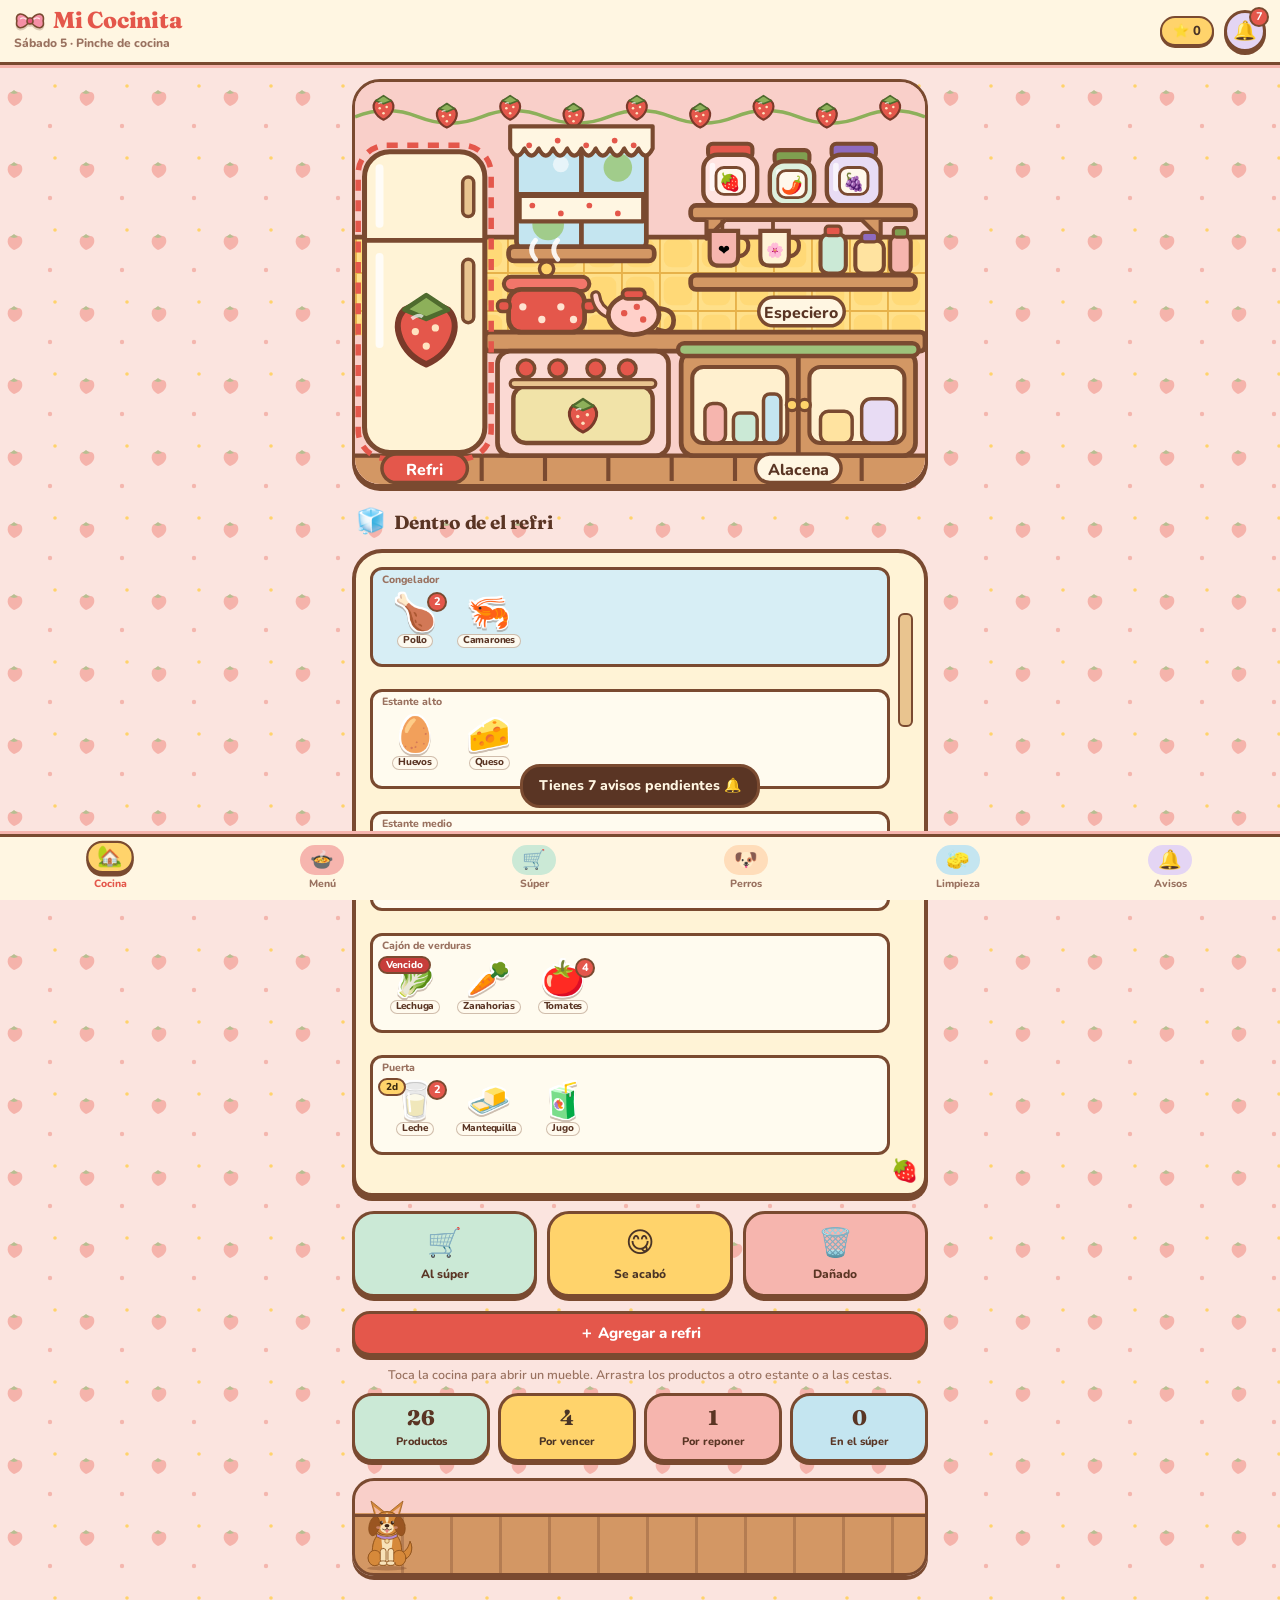
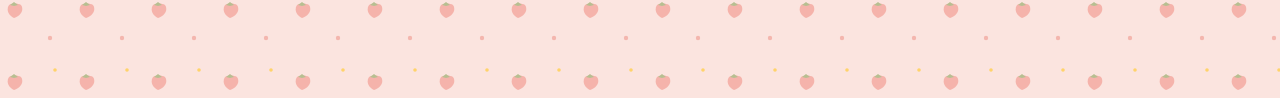
<file: cocinita/src/original.html>
<!DOCTYPE html>
<html lang="es">
<head>
<meta charset="utf-8">
<meta name="viewport" content="width=device-width, initial-scale=1, viewport-fit=cover">
<title>Mi Cocinita</title>
<link href="https://fonts.googleapis.com/css2?family=Fraunces:opsz,wght@9..144,600;9..144,800&family=Nunito:wght@500;700;800&display=swap" rel="stylesheet">
<style>
:root{
  --bg:#FBE4DF;--paper:#FFF6E2;--card:#FFFAEE;--ink:#5A3524;--muted:#9A7260;--line:#EDCFBC;--out:#7A4A30;
  --sage:#9DC27A;--sage-d:#5E8040;--terra:#E4574B;--terra-d:#A93B30;--butter:#FFD36B;--rose:#F6B5AE;--berry:#C73D3A;
  --wood:#D39764;--wood-d:#8A5330;--plank:#CE915F;--fridge:#FFF3D6;--fridge-in:#FFFBEF;--freezer:#D7EEF5;--glass:#BFE3EE;
  --pantry-in:#FFF0D0;--tile:#FFE08A;--tile2:#FFD36B;--tile-l:#E7B24A;--wallp:#F9CFC9;--mint:#CBE9D6;--sky:#C4E5F0;--lilac:#E4D5F4;--peach:#FFDDBA;
  --gold:#D9A32E;--sh:0 4px 0 var(--out);
  --pat:url("data:image/svg+xml,%3Csvg xmlns='http://www.w3.org/2000/svg' width='72' height='72'%3E%3Cg opacity='.55'%3E%3Cpath d='M14 34C8 31 6 25 9 21C12 19 18 19 21 21C24 25 22 31 14 34Z' fill='%23F08A80'/%3E%3Cpath d='M10 21l4-3 4 3-4 1z' fill='%237FA050'/%3E%3C/g%3E%3Ccircle cx='50' cy='54' r='2.2' fill='%23F4B6AE'/%3E%3Ccircle cx='55' cy='14' r='1.8' fill='%23FFD36B'/%3E%3C/svg%3E");
  color-scheme:light;box-sizing:border-box;padding-top:env(safe-area-inset-top,0px);padding-bottom:env(safe-area-inset-bottom,0px);
}
@media (prefers-color-scheme: dark){
  :root:not([data-theme="light"]){
    --bg:#2B1B1A;--paper:#3A2824;--card:#43302B;--ink:#FBE9D6;--muted:#C3A892;--line:#5B4238;--out:#150D0A;
    --sage:#8FB36C;--sage-d:#6F9150;--terra:#E5675A;--terra-d:#8E2E26;--butter:#EDC25E;--rose:#8A4A4C;--berry:#E0605A;
    --wood:#8A5F3C;--wood-d:#5E3C22;--plank:#7B5233;--fridge:#4B4036;--fridge-in:#55493D;--freezer:#3E5560;--glass:#5C7F80;
    --pantry-in:#4A3A28;--tile:#6B5424;--tile2:#7A6129;--tile-l:#4D3C18;--wallp:#5A3436;--mint:#3F6150;--sky:#3F6577;--lilac:#5B4A78;--peach:#7B5538;
    --gold:#E9BE5B;color-scheme:dark;
    --pat:url("data:image/svg+xml,%3Csvg xmlns='http://www.w3.org/2000/svg' width='72' height='72'%3E%3Cg opacity='.18'%3E%3Cpath d='M14 34C8 31 6 25 9 21C12 19 18 19 21 21C24 25 22 31 14 34Z' fill='%23F08A80'/%3E%3C/g%3E%3Ccircle cx='50' cy='54' r='2' fill='%23F4B6AE' opacity='.2'/%3E%3C/svg%3E");
  }
}
:root[data-theme="dark"]{
  --bg:#2B1B1A;--paper:#3A2824;--card:#43302B;--ink:#FBE9D6;--muted:#C3A892;--line:#5B4238;--out:#150D0A;
  --sage:#8FB36C;--sage-d:#6F9150;--terra:#E5675A;--terra-d:#8E2E26;--butter:#EDC25E;--rose:#8A4A4C;--berry:#E0605A;
  --wood:#8A5F3C;--wood-d:#5E3C22;--plank:#7B5233;--fridge:#4B4036;--fridge-in:#55493D;--freezer:#3E5560;--glass:#5C7F80;
  --pantry-in:#4A3A28;--tile:#6B5424;--tile2:#7A6129;--tile-l:#4D3C18;--wallp:#5A3436;--mint:#3F6150;--sky:#3F6577;--lilac:#5B4A78;--peach:#7B5538;
  --gold:#E9BE5B;color-scheme:dark;
}
html{scroll-padding-top:env(safe-area-inset-top,0px)}
*{box-sizing:border-box;-webkit-tap-highlight-color:transparent}
body{margin:0;background-color:var(--bg);background-image:var(--pat);color:var(--ink);font:600 15px/1.4 Nunito,system-ui,sans-serif;padding-bottom:96px;overflow-x:hidden}
body::before{content:"";position:fixed;inset:0 0 auto;height:env(safe-area-inset-top,0px);background:var(--paper);z-index:40}
body.is-dragging{user-select:none;-webkit-user-select:none;cursor:grabbing}
h1,h2,h3{font-family:Fraunces,Georgia,serif;margin:0;letter-spacing:-.01em}
button,input,select,textarea{font:inherit;color:inherit}
button{cursor:pointer;border:0;background:none}
.bow{flex:none;filter:drop-shadow(0 2px 0 rgba(122,74,48,.25))}

/* header */
header{position:sticky;top:env(safe-area-inset-top,0px);z-index:30;background:var(--paper);border-bottom:3px solid var(--out);box-shadow:0 3px 0 var(--rose);
  padding:9px 14px;display:flex;align-items:center;gap:10px}
.brand{flex:1;min-width:0}
.brand h1{font-size:23px;font-weight:800;color:var(--terra);line-height:1;display:flex;align-items:center;gap:7px}
.brand small{color:var(--muted);font-weight:800;font-size:12px}
.pill-xp{background:var(--butter);color:#4A3426;border:2.5px solid var(--out);border-radius:999px;padding:4px 11px;font-weight:800;font-size:13px;white-space:nowrap;box-shadow:0 2px 0 var(--out)}
.bell{position:relative;width:42px;height:42px;border-radius:50%;background:var(--lilac);border:3px solid var(--out);font-size:19px;box-shadow:0 3px 0 var(--out)}
.bell b{position:absolute;top:-6px;right:-6px;min-width:20px;height:20px;border-radius:10px;background:var(--terra);color:#fff;border:2px solid var(--out);font-size:11px;display:grid;place-items:center;padding:0 4px}
main{max-width:600px;margin:0 auto;padding:14px 12px 20px}

/* nav */
nav{position:fixed;left:0;right:0;bottom:0;z-index:30;background:var(--paper);border-top:3px solid var(--out);box-shadow:0 -3px 0 var(--rose);display:flex;
  padding:6px 4px calc(6px + env(safe-area-inset-bottom,0px))}
nav button{flex:1;display:flex;flex-direction:column;align-items:center;gap:2px;font-size:10.5px;font-weight:800;color:var(--muted);padding:2px 0}
nav button span{width:44px;height:30px;border-radius:15px;background:var(--c);border:2.5px solid transparent;display:grid;place-items:center;font-size:19px;transition:transform .2s}
nav button.on{color:var(--terra)}
nav button.on span{border-color:var(--out);box-shadow:0 3px 0 var(--out);transform:translateY(-3px) scale(1.08)}
nav button:active span{transform:scale(.88)}

/* banners */
.banner{position:relative;display:flex;align-items:center;gap:12px;padding:14px 16px;margin-bottom:16px;border:3px solid var(--out);border-radius:26px;box-shadow:var(--sh);overflow:hidden;
  background-color:var(--bn);background-image:radial-gradient(rgba(255,255,255,.5) 2px,transparent 2.6px);background-size:16px 16px}
.b-ic{width:56px;height:56px;border-radius:18px;background:rgba(255,255,255,.75);border:3px solid var(--out);display:grid;place-items:center;font-size:30px;flex:none;animation:bobble 3s ease-in-out infinite}
@keyframes bobble{0%,100%{transform:translateY(0) rotate(-3deg)}50%{transform:translateY(-4px) rotate(3deg)}}
.banner h2{font-size:23px}.banner small{opacity:.8;font-weight:800}
.banner .bow{position:absolute;right:12px;top:-3px;transform:rotate(14deg)}

/* cards & forms */
.card{background:var(--card);border:3px solid var(--out);border-radius:26px;padding:16px;margin-bottom:18px;box-shadow:var(--sh)}
.card h2{font-size:20px;margin-bottom:10px}
.card h3{font-size:16px;margin-bottom:6px}
.sub{color:var(--muted);font-size:13px;margin:0 0 8px}
.hint{color:var(--muted);font-size:12.5px;text-align:center;margin:10px 0}
.btn{background:var(--sage);color:#2d3d1c;border:3px solid var(--out);border-radius:18px;padding:9px 16px;font-weight:800;box-shadow:0 4px 0 var(--out);transition:transform .1s,box-shadow .1s}
.btn:active{transform:translateY(4px);box-shadow:0 0 0 var(--out)}
.btn.terra{background:var(--terra);color:#fff}
.btn.ghost{background:var(--paper);color:var(--ink)}
.btn.sm{padding:5px 11px;font-size:13px;border-radius:14px;box-shadow:0 3px 0 var(--out)}
.btn.sm:active{transform:translateY(3px)}
.btn.berry{background:var(--berry);color:#fff}
.btn.block{display:block;width:100%}
input,select,textarea{width:100%;background:var(--paper);border:3px solid var(--out);border-radius:16px;padding:8px 12px;outline:none}
input:focus,select:focus,textarea:focus{border-color:var(--terra)}
label{display:block;font-size:12.5px;font-weight:800;color:var(--muted);margin:8px 0 3px}
.row{display:flex;gap:8px;align-items:flex-end}
.row>*{flex:1;min-width:0}
.chips{display:flex;flex-wrap:wrap;gap:6px}
.chip{background:var(--paper);border:2.5px solid var(--out);border-radius:999px;padding:3px 11px;font-size:13px;font-weight:800}
.chip.ok{background:var(--mint)}
.chip.no{background:var(--rose)}
.panel-title{display:flex;align-items:center;gap:8px;margin:2px 4px 10px}
.panel-title span{font-size:24px}.panel-title h3{font-size:19px}

/* stat strip */
.strip{display:grid;grid-template-columns:repeat(4,1fr);gap:8px;margin-bottom:16px}
.stat{border:3px solid var(--out);border-radius:20px;padding:8px 2px;text-align:center;box-shadow:0 3px 0 var(--out);background:var(--paper)}
.stat:nth-child(1){background:var(--mint)}.stat:nth-child(2){background:var(--butter);color:#4A3426}.stat:nth-child(3){background:var(--rose)}.stat:nth-child(4){background:var(--sky)}
.stat b{display:block;font:800 21px Fraunces,Georgia,serif}
.stat small{font-size:11px;font-weight:800}

/* kitchen illustration */
.kitchen{border:3px solid var(--out);border-radius:28px;overflow:hidden;box-shadow:var(--sh);background:var(--wallp);margin-bottom:18px}
.kscene{display:block;width:100%;height:auto;user-select:none;-webkit-user-select:none}
.piece{cursor:pointer;transform-box:fill-box;transform-origin:50% 100%}
.piece .glow{opacity:0}
.piece.sel .glow{opacity:1;animation:dash 1.2s linear infinite}
.piece:active{animation:wig .4s}
.ktag rect{fill:var(--paper)}.ktag text{fill:#5A3524;font:800 10px Nunito,system-ui,sans-serif}
.piece.sel .ktag rect{fill:var(--terra)}.piece.sel .ktag text{fill:#fff}
@keyframes dash{to{stroke-dashoffset:-26}}
@keyframes wig{0%,100%{transform:rotate(0)}25%{transform:rotate(-2.2deg)}75%{transform:rotate(2.2deg)}}
.stm{transform-box:fill-box;animation:stm 2.6s ease-in-out infinite}.stm2{animation-delay:1.2s}
@keyframes stm{0%{opacity:0;transform:translateY(6px)}40%{opacity:.95}100%{opacity:0;transform:translateY(-12px)}}
.curt{transform-box:fill-box;transform-origin:50% 0;animation:sway 5s ease-in-out infinite alternate}
@keyframes sway{to{transform:skewX(1.8deg)}}

/* interior furniture */
.scene{perspective:1000px;position:relative;margin-bottom:14px}
.door{position:absolute;inset:0;border-radius:inherit;transform-origin:left center;animation:doorOpen .85s ease-in forwards;pointer-events:none;z-index:6;background:var(--fridge);border:4px solid var(--out)}
.door::after{content:"";position:absolute;right:12px;top:42%;width:10px;height:70px;border-radius:6px;background:#E9C48F;border:2.5px solid var(--out)}
.door.pd{background:var(--sage)}.door.pd::after{width:18px;height:18px;border-radius:50%;background:var(--butter)}
.door.sd{background:var(--wood)}
@keyframes doorOpen{0%{transform:rotateY(0);opacity:1}65%{opacity:1}100%{transform:rotateY(-108deg);opacity:0}}
.fridge{position:relative;background:var(--fridge);border:4px solid var(--out);border-radius:30px 30px 20px 20px;padding:14px 34px 16px 14px;box-shadow:var(--sh)}
.fridge::after{content:"";position:absolute;right:11px;top:60px;width:11px;height:110px;border-radius:6px;background:#E9C48F;border:2.5px solid var(--out)}
.fridge::before{content:"🍓";position:absolute;right:6px;bottom:6px;font-size:22px}
.fridge .shelf{background:var(--fridge-in);border:3px solid var(--out)}
.fridge .shelf.sh0{background:var(--freezer)}
.fridge .shelf::after{background:var(--glass)}
.rack{background:var(--wood);border:4px solid var(--out);border-radius:22px;padding:12px;box-shadow:var(--sh)}
.rack .shelf{background:rgba(255,246,226,.32);border:3px solid var(--out);min-height:106px}
.rack .shelf::after{background:var(--wood-d)}
.pantry{position:relative;background:var(--pantry-in);border:4px solid var(--out);border-radius:22px 22px 14px 14px;padding:0 12px 6px;box-shadow:var(--sh)}
.valance{position:relative;height:34px;margin:0 -12px 18px;border-bottom:3px solid var(--out);background-color:#FFF1D6;background-image:radial-gradient(circle,#E4574B 2.3px,transparent 2.8px);background-size:16px 16px;border-radius:18px 18px 0 0}
.valance::after{content:"";position:absolute;left:0;right:0;bottom:-13px;height:12px;background:radial-gradient(circle at 10px 0,#FFF1D6 9px,transparent 10px) 0 0/20px 12px repeat-x;filter:drop-shadow(0 2px 0 var(--out))}
.pantry .shelf{background:rgba(255,255,255,.28);border:3px solid var(--out)}
.pantry .shelf::after{background:var(--sage)}
.cabinet{background:var(--sky);border:4px solid var(--out);border-radius:22px;padding:12px;box-shadow:var(--sh)}
.cabinet .shelf{background:var(--pantry-in);border:3px solid var(--out)}
.cabinet .shelf::after{background:var(--sage)}
.shelf{position:relative;min-height:100px;padding:20px 8px 10px;margin-bottom:22px;display:flex;flex-wrap:wrap;gap:4px 6px;align-items:flex-end;border-radius:12px;transition:background .15s}
.shelf::after{content:"";position:absolute;left:-6px;right:-6px;bottom:-13px;height:13px;border-radius:7px;background:var(--plank);border:3px solid var(--out);z-index:-1}
.s-label{position:absolute;top:3px;left:9px;font-size:10.5px;font-weight:800;color:var(--muted)}
.s-empty{color:var(--muted);font-size:12px;opacity:.75;align-self:center;margin:auto}
.shelf.over,.dogcol.over,.bowl.over{outline:3px dashed var(--terra);outline-offset:-3px;background-color:color-mix(in srgb,var(--butter) 45%,transparent)}
.item{position:relative;width:68px;text-align:center;cursor:grab;touch-action:none;-webkit-user-select:none;user-select:none;-webkit-touch-callout:none;transition:transform .15s}
.item:active{transform:scale(1.12) rotate(-3deg)}
.item.dragging{opacity:.25}
.item .em{font-size:34px;line-height:1.1;display:block;filter:drop-shadow(1.3px 0 0 #fff) drop-shadow(-1.3px 0 0 #fff) drop-shadow(0 1.3px 0 #fff) drop-shadow(0 -1.3px 0 #fff) drop-shadow(0 2.5px 0 rgba(90,50,30,.3))}
.item .nm{display:inline-block;font-size:10px;letter-spacing:-.2px;font-weight:800;line-height:1.15;max-height:2.4em;overflow:hidden;margin-top:2px;padding:0 5px;border-radius:8px;background:rgba(255,250,238,.92);color:#5A3524;border:1.5px solid rgba(122,74,48,.35);overflow-wrap:anywhere}
.badge{position:absolute;top:-3px;right:2px;min-width:20px;height:20px;border-radius:10px;background:var(--terra);color:#fff;border:2px solid var(--out);font-size:11px;font-weight:800;display:grid;place-items:center;padding:0 4px}
.exb{position:absolute;top:-5px;left:-3px;border-radius:9px;font-size:10px;font-weight:800;padding:0 6px;color:#fff;border:2px solid var(--out)}
.exb.y{background:var(--butter);color:#3b2a10}.exb.r{background:var(--berry)}
.item.gone{opacity:.55}.item.gone .em{filter:grayscale(1)}
.item.rot .em{animation:wobble 1.6s ease-in-out infinite}
@keyframes wobble{0%,100%{transform:rotate(-6deg)}50%{transform:rotate(6deg)}}
.jar-w{width:48px;margin:0 auto;position:relative}
.jar-lid{height:13px;border-radius:7px 7px 3px 3px;border:2.5px solid var(--out);background-color:var(--lid,#E4574B);background-image:linear-gradient(90deg,rgba(255,255,255,.4) 50%,transparent 50%),linear-gradient(rgba(255,255,255,.4) 50%,transparent 50%);background-size:8px 8px}
.jar-b{height:46px;border:2.5px solid var(--out);border-top:0;border-radius:4px 4px 16px 16px;background:linear-gradient(90deg,rgba(255,255,255,.85) 0 16%,rgba(255,255,255,.45) 16%);display:grid;place-items:center;font-size:23px;box-shadow:inset 0 -6px 0 rgba(122,74,48,.1)}
.lvl{height:8px;background:rgba(255,255,255,.7);border:2px solid var(--out);border-radius:5px;margin:3px 4px 0;overflow:hidden}
.lvl i{display:block;height:100%;background:var(--sage-d)}
.lvl.low i{background:var(--berry)}.lvl.mid i{background:var(--butter)}

.bins{display:grid;grid-template-columns:repeat(3,1fr);gap:10px;margin-bottom:14px}
.bin{border:3px solid var(--out);border-radius:22px;text-align:center;padding:10px 2px;box-shadow:0 4px 0 var(--out);transition:transform .15s}
.bin:nth-child(1){background:var(--mint)}.bin:nth-child(2){background:var(--butter);color:#4A3426}.bin:nth-child(3){background:var(--rose)}
.bin span{font-size:28px;display:block}.bin small{font-weight:800;font-size:12px}
.bin.over{transform:scale(1.08) rotate(-2deg)}
.dgh{position:fixed;left:0;top:0;z-index:100;pointer-events:none;transform:translate(-50%,-60%) scale(1.25) rotate(6deg);filter:drop-shadow(0 8px 8px rgba(0,0,0,.3))}

/* floor with dogs */
.floor{position:relative;height:98px;margin:8px 0 6px;border-radius:22px;overflow:hidden;border:3px solid var(--out);box-shadow:var(--sh);
  background:linear-gradient(var(--wallp) 0 35%,var(--wood) 35%)}
.floor::before{content:"";position:absolute;inset:35% 0 0;background:repeating-linear-gradient(90deg,transparent 0 46px,rgba(122,74,48,.35) 46px 49px)}
.floor::after{content:"";position:absolute;left:0;right:0;top:35%;height:3px;background:var(--out)}
.walker{position:absolute;bottom:2px;width:64px;height:74px;cursor:pointer}
.walker svg{width:100%;height:100%;overflow:visible;animation:trot .5s ease-in-out infinite}
.w1{animation:walk1 16s linear infinite}.w2{animation:walk2 21s linear infinite}
@keyframes walk1{0%{left:2%;transform:scaleX(1)}46%{left:78%;transform:scaleX(1)}50%{left:78%;transform:scaleX(-1)}96%{left:2%;transform:scaleX(-1)}100%{left:2%;transform:scaleX(1)}}
@keyframes walk2{0%{left:70%;transform:scaleX(-1)}46%{left:6%;transform:scaleX(-1)}50%{left:6%;transform:scaleX(1)}96%{left:70%;transform:scaleX(1)}100%{left:70%;transform:scaleX(-1)}}
@keyframes trot{0%,100%{translate:0 0}50%{translate:0 -4px}}
.bubble{position:absolute;left:50%;top:-24px;translate:-50% 0;background:#fff;color:#4A3426;border:2.5px solid var(--out);border-radius:12px;padding:1px 8px;font-size:12px;font-weight:800;white-space:nowrap;animation:bub 1.3s forwards;z-index:3}
@keyframes bub{0%{opacity:0;translate:-50% 8px}15%,80%{opacity:1;translate:-50% 0}100%{opacity:0;translate:-50% -6px}}

/* dog animations */
.dog svg{width:100%;height:100%;overflow:visible}
.tail{transform-origin:148px 196px;animation:wag 1s ease-in-out infinite alternate}
@keyframes wag{from{transform:rotate(-10deg)}to{transform:rotate(14deg)}}
.eyes{transform-origin:100px 80px;animation:blink 4.2s infinite}
@keyframes blink{0%,94%,100%{transform:scaleY(1)}97%{transform:scaleY(.08)}}
.head{transform-origin:100px 120px}
.hearts{opacity:0}
.dog.happy svg{animation:hop .5s ease-out 2}
.dog.happy .tail{animation-duration:.18s}
.dog.happy .hearts{animation:hearts 1.4s ease-out}
.dog.eating .head{animation:munch .3s ease-in-out infinite alternate}
.dog.nope svg{animation:shake .45s}
@keyframes hop{0%,100%{transform:translateY(0)}45%{transform:translateY(-16px) rotate(-3deg)}}
@keyframes munch{from{transform:translateY(0) rotate(0)}to{transform:translateY(7px) rotate(5deg)}}
@keyframes shake{0%,100%{transform:translateX(0)}25%{transform:translateX(-8px)}75%{transform:translateX(8px)}}
@keyframes hearts{0%{opacity:0;transform:translateY(10px)}25%{opacity:1}100%{opacity:0;transform:translateY(-34px)}}

/* dogs view */
.rug{display:flex;gap:6px;justify-content:space-around;padding:12px 6px 8px;border-radius:30px;margin-bottom:12px;border:3px solid var(--out);
  background:radial-gradient(ellipse at center,#FFE9E4 0 58%,var(--rose) 59% 100%)}
.dogcol{flex:1;text-align:center;border-radius:22px;padding:4px}
.dogcol .dog{width:150px;height:172px;max-width:100%;margin:0 auto;position:relative;cursor:pointer}
.dogcol b{font:800 18px Fraunces,Georgia,serif;display:block;color:#5A3524}
.pills{display:flex;gap:5px;justify-content:center;margin-top:4px;flex-wrap:wrap}
.pill{border:2.5px solid var(--out);background:var(--paper);color:#5A3524;border-radius:999px;padding:2px 10px;font-size:12px;font-weight:800;box-shadow:0 2px 0 var(--out)}
.pill.on{background:var(--sage)}
.tools{display:flex;gap:10px;justify-content:center;margin:6px 0}
.tool{width:86px;text-align:center;background:var(--butter);color:#4A3426;border:3px solid var(--out);border-radius:22px;padding:6px 2px;cursor:grab;touch-action:none;user-select:none;-webkit-user-select:none;box-shadow:0 4px 0 var(--out);transition:transform .15s}
.tool:nth-child(2){background:var(--peach)}.tool:nth-child(3){background:var(--sky)}
.tool:active{transform:scale(1.1) rotate(-4deg)}
.tool span{font-size:32px;display:block}.tool small{font-size:11px;font-weight:800}
.bowl{display:flex;align-items:center;gap:10px;background:var(--sky);border:3px solid var(--out);border-radius:20px;padding:8px 12px;margin-top:10px;box-shadow:0 3px 0 var(--out)}
.bowl span{font-size:26px}.bowl div{flex:1;font-weight:800;font-size:14px}
.bar{height:20px;background:var(--paper);border:3px solid var(--out);border-radius:12px;overflow:hidden;margin:8px 0}
.bar i{display:block;height:100%;background:var(--sage);border-radius:8px;transition:width .5s;border-right:3px solid var(--out)}
.bar.low i{background:var(--berry)}

/* lists */
.li{display:flex;align-items:center;gap:10px;padding:9px 4px;border-bottom:2.5px dashed var(--line)}
.li:last-child{border-bottom:0}
.li .em{font-size:24px}.li .t{flex:1;min-width:0}.li .t b{display:block;word-break:break-word}.li .t small{color:var(--muted);font-size:12px}
.li.done .t b{text-decoration:line-through;opacity:.5}
.ck{width:30px;height:30px;border-radius:10px;border:3px solid var(--out);background:var(--paper);display:grid;place-items:center;font-size:16px;color:#2d3d1c;flex:none;padding:0;box-shadow:0 2px 0 var(--out)}
.ck.on{background:var(--sage)}
.x{color:var(--muted);font-size:18px;padding:4px 8px}
.tag{border:2px solid var(--out);border-radius:10px;padding:1px 9px;font-size:11.5px;font-weight:800;white-space:nowrap;color:#3b2a10}
.tag.r{background:var(--rose)}.tag.y{background:var(--butter)}.tag.g{background:var(--mint)}.tag.b{background:var(--sky)}
.alert{display:flex;gap:10px;align-items:center;border-radius:20px;padding:9px 10px;margin-bottom:10px;border:3px solid var(--out);background:var(--paper);box-shadow:0 3px 0 var(--out)}
.alert.r{background:var(--rose)}
.alert.y{background:color-mix(in srgb,var(--butter) 55%,var(--paper))}
.alert.b{background:var(--sky)}
.alert .em{font-size:26px}.alert .t{flex:1;font-size:14px;line-height:1.25;color:var(--ink)}
.alert .acts{display:flex;flex-direction:column;gap:5px}
.days{display:flex;gap:7px;overflow-x:auto;padding:2px 2px 10px;margin-bottom:6px}
.dpill{flex:none;width:54px;text-align:center;border-radius:18px;border:3px solid var(--out);background:var(--paper);padding:6px 0;font-weight:800;position:relative;box-shadow:0 3px 0 var(--out)}
.dpill.on{background:var(--terra);color:#fff}
.dpill small{display:block;font-size:10px;opacity:.85}
.dpill i{position:absolute;top:3px;right:6px;width:8px;height:8px;border-radius:50%;background:var(--sage);border:1.5px solid var(--out)}
.meal{display:flex;gap:10px;align-items:center;width:100%;text-align:left;background:var(--paper);border:3px solid var(--out);border-radius:20px;padding:10px 12px;margin-bottom:10px;box-shadow:0 3px 0 var(--out)}
.meal .em{font-size:28px}.meal .t{flex:1;min-width:0}.meal .t small{color:var(--muted);display:block;font-size:12px}
.meal.empty{border-style:dashed;color:var(--muted);box-shadow:none}

/* sheet */
#sheet{position:fixed;inset:0;z-index:60;display:none}
#sheet.on{display:block}
.sheet-bg{position:absolute;inset:0;background:rgba(50,30,15,.5)}
.sheet{position:absolute;left:0;right:0;bottom:0;max-height:88%;overflow:auto;background:var(--paper);border-radius:30px 30px 0 0;border:3px solid var(--out);border-bottom:0;box-shadow:0 -4px 0 var(--rose);
  padding:10px 16px calc(18px + env(safe-area-inset-bottom,0px));max-width:600px;margin:0 auto;animation:up .25s ease-out}
@keyframes up{from{transform:translateY(60px);opacity:0}}
.grab{width:46px;height:6px;border-radius:3px;background:var(--out);opacity:.35;margin:0 auto 10px}
.sheet h3{font-size:20px;margin-bottom:4px}
.step{display:flex;align-items:center;gap:6px}
.step button{width:40px;height:40px;border-radius:13px;background:var(--butter);color:#3b2a10;font-weight:800;font-size:20px;flex:none;border:3px solid var(--out);box-shadow:0 3px 0 var(--out)}
.step input{text-align:center}
.emoji-btn{width:100%;height:46px;font-size:26px;background:var(--card);border:3px solid var(--out);border-radius:16px}
.picker{display:none;flex-wrap:wrap;gap:2px;background:var(--card);border:3px solid var(--out);border-radius:16px;padding:6px;margin-top:6px;max-height:140px;overflow:auto}
.picker.on{display:flex}
.picker button{font-size:24px;width:42px;height:38px;border-radius:10px}
.picker button:active{background:var(--butter)}
.acts-row{display:flex;gap:10px;margin-top:16px;flex-wrap:wrap}
.acts-row .btn{flex:1;min-width:110px}

/* toast & pops */
#toast{position:fixed;left:50%;bottom:calc(92px + env(safe-area-inset-bottom,0px));translate:-50% 20px;opacity:0;z-index:70;background:var(--ink);color:var(--paper);border:3px solid var(--out);border-radius:20px;padding:9px 16px;font-weight:800;font-size:14px;max-width:88%;text-align:center;transition:.25s;pointer-events:none}
#toast.on{opacity:1;translate:-50% 0}
.pop{position:fixed;z-index:90;pointer-events:none;font:800 21px Fraunces,Georgia,serif;color:#D9A32E;-webkit-text-stroke:1px var(--out);animation:pop 1.1s ease-out forwards;translate:-50% 0}
@keyframes pop{from{opacity:1;transform:translateY(0) scale(.8)}to{opacity:0;transform:translateY(-70px) scale(1.4)}}

/* jardín y lavandería */
.garden,.laundry{position:relative;border:3px solid var(--out);border-radius:28px;overflow:hidden;box-shadow:var(--sh);margin-bottom:18px;background:var(--sky)}
.garden{aspect-ratio:360/400}.laundry{aspect-ratio:360/280}
.garden>svg,.laundry>svg{display:block;width:100%;height:100%}
.stitle{position:absolute;z-index:3;background:var(--paper);border:3px solid var(--out);border-radius:16px;padding:2px 12px;font:800 15px Fraunces,Georgia,serif;box-shadow:0 3px 0 var(--out);color:var(--ink);white-space:nowrap}
.garden .dogcol{position:absolute;bottom:1.5%;width:42%;padding:0;z-index:2}
.garden .dogcol.gl{left:2%}.garden .dogcol.gr{right:2%}
.garden .dogcol .dog{width:100%;height:auto;aspect-ratio:200/230;margin:0}
.gname{display:inline-block;background:var(--paper);border:2.5px solid var(--out);border-radius:14px;padding:0 10px;font:800 15px Fraunces,Georgia,serif;color:#5A3524;box-shadow:0 2px 0 var(--out);margin-top:2px}
.gbowl{position:absolute;left:50%;bottom:19%;translate:-50% 0;width:15%;min-width:50px;text-align:center;cursor:pointer;z-index:2;border-radius:12px}
.gbowl svg{width:100%;display:block}
.gbowl small{display:block;font:800 9px Nunito,system-ui,sans-serif;background:var(--paper);border:2px solid var(--out);border-radius:8px;color:#5A3524;margin-top:1px;white-space:nowrap}
.gbowl.over{outline:3px dashed var(--terra);outline-offset:2px;background:rgba(255,211,107,.5)}
.rays{transform-box:fill-box;transform-origin:center;animation:spin 16s linear infinite}
.cld{animation:drift 9s ease-in-out infinite alternate}
.cld.c2{animation-duration:12s;animation-direction:alternate-reverse}
.fl{transform-box:fill-box;transform-origin:50% 100%;animation:fsway 3s ease-in-out infinite alternate}
.tr{transform-box:fill-box;transform-origin:50% 100%;animation:fsway 5s ease-in-out infinite alternate}
.bf{animation:fly 7s ease-in-out infinite alternate}
.bf.b2{animation-duration:9s;animation-direction:alternate-reverse}
.wing{transform-box:fill-box;transform-origin:center;animation:flap .28s ease-in-out infinite alternate}
@keyframes spin{to{transform:rotate(360deg)}}
@keyframes drift{from{transform:translateX(-16px)}to{transform:translateX(16px)}}
@keyframes fsway{from{transform:rotate(-4deg)}to{transform:rotate(4deg)}}
@keyframes fly{0%{transform:translate(0,0)}50%{transform:translate(34px,-20px)}100%{transform:translate(70px,6px)}}
@keyframes flap{from{transform:scaleX(1)}to{transform:scaleX(.35)}}
.mach{cursor:pointer}
.drum{transform-box:fill-box;transform-origin:center;animation:spin 9s linear infinite}
.laundry.run .drum{animation-duration:.6s}
.laundry.run .mach{animation:jig .12s linear infinite alternate}
.bub{opacity:0}
.laundry.run .bub{animation:bubup 1.3s ease-in infinite}
.laundry.run .bub.d2{animation-delay:.45s}.laundry.run .bub.d3{animation-delay:.9s}
.sw{transform-box:fill-box;transform-origin:50% 0;animation:swing 3.2s ease-in-out infinite alternate}
.sw.s2{animation-delay:-1s}.sw.s3{animation-delay:-2s}
@keyframes jig{from{transform:translateX(-1.2px)}to{transform:translateX(1.2px)}}
@keyframes bubup{0%{opacity:0;transform:translateY(0) scale(.6)}30%{opacity:1}100%{opacity:0;transform:translateY(-34px) scale(1.2)}}
@keyframes swing{from{transform:rotate(-5deg)}to{transform:rotate(5deg)}}
@media (prefers-reduced-motion:reduce){*{animation-duration:.01ms!important;animation-iteration-count:1!important;transition:none!important}}
</style>
</head>
<body>
<header id="hdr"></header>
<main id="app"></main>
<nav id="nav"></nav>
<div id="sheet"></div>
<div id="toast"></div>

<script>
(()=>{
'use strict';
const KEY='cocinita-v1';
const $=(s,r=document)=>r.querySelector(s);
const $$=(s,r=document)=>[...r.querySelectorAll(s)];
const esc=s=>String(s==null?'':s).replace(/[&<>"']/g,c=>({'&':'&amp;','<':'&lt;','>':'&gt;','"':'&quot;',"'":'&#39;'}[c]));
const uid=()=>Math.random().toString(36).slice(2,9);
const pad=n=>String(n).padStart(2,'0');
const fmt=d=>d.getFullYear()+'-'+pad(d.getMonth()+1)+'-'+pad(d.getDate());
const today=()=>fmt(new Date());
const addDays=n=>{const d=new Date();d.setDate(d.getDate()+n);return fmt(d)};
const daysUntil=iso=>{if(!iso)return null;const [y,m,d]=iso.split('-').map(Number);const t=new Date(y,m-1,d);const n=new Date();n.setHours(0,0,0,0);return Math.round((t-n)/864e5)};
const dayIdx=()=>(new Date().getDay()+6)%7;
const DAYS=['Lun','Mar','Mié','Jue','Vie','Sáb','Dom'];
const DAYSL=['Lunes','Martes','Miércoles','Jueves','Viernes','Sábado','Domingo'];
const SLOTS=[['des','Desayuno','🥞'],['alm','Almuerzo','🍲'],['cen','Cena','🍝']];
const PLACES={
  fridge:{label:'Refri',ic:'🧊',shelves:['Congelador','Estante alto','Estante medio','Cajón de verduras','Puerta']},
  spice:{label:'Especiero',ic:'🧂',shelves:['Fila de arriba','Fila del medio','Fila de abajo']},
  pantry:{label:'Alacena',ic:'🫙',shelves:['Estante alto','Enlatados','Granos y pasta','Abajo']},
  clean:{label:'Limpieza',ic:'🧽',shelves:['Bajo el fregadero','Baño y lavandería']}
};
const FOOD_EM=['🥛','🥚','🧀','🍓','🥬','🥕','🍅','🧈','🍗','🥩','🐟','🥫','🍞','🥐','🍚','🍝','🫘','🥔','🧅','🧄','🍎','🍌','🍇','🍋','🥑','🥒','🌽','🍄','🧂','🌶️','🌿','🍯','🫒','☕','🍫','🥣','🍪','🧃','🥤','🧁','🍕','🌭','🥞','🦐','🧊','🍂','🌼','🍑'];
const CLEAN_EM=['🧴','🧼','🧽','🧺','🪣','🧹','🧻','🗑️','🧯','🪥','🫧','🧤'];
const LEVELS=[[0,'Pinche de cocina'],[20,'Cocinera aprendiz'],[60,'Chef del cottage'],[120,'Reina del hogar'],[250,'Hada de la cocina']];
const LIDS=['#C9623A','#8DA06B','#EFC25A','#E3A09A','#8EB8D0','#B58BD0','#A8571F'];

/* ---------- datos ---------- */
function mk(name,emoji,place,shelf,qty,exp,min,extra){return Object.assign({id:uid(),name,emoji,place,shelf,qty,min:min||0,expiry:exp||'',level:100},extra||{})}
function seed(){
  const t=addDays;
  return{
    v:1,stars:0,welcome:false,
    items:[
      mk('Pollo','🍗','fridge',0,2,t(45)),mk('Camarones','🦐','fridge',0,1,t(60)),
      mk('Huevos','🥚','fridge',1,1,t(12),1),mk('Queso','🧀','fridge',1,1,t(5)),mk('Fresas','🍓','fridge',2,1,t(1)),
      mk('Lechuga','🥬','fridge',3,1,t(-1)),mk('Zanahorias','🥕','fridge',3,1,t(9)),mk('Tomates','🍅','fridge',3,4,t(4)),
      mk('Leche','🥛','fridge',4,2,t(2),1),mk('Mantequilla','🧈','fridge',4,1,t(30)),mk('Jugo','🧃','fridge',4,1,t(6)),
      mk('Sal','🧂','spice',0,1),mk('Pimienta','🌶️','spice',0,1),mk('Ajo en polvo','🧄','spice',0,1),
      mk('Orégano','🌿','spice',1,1),mk('Canela','🍂','spice',1,1,'',0),mk('Cúrcuma','🌼','spice',2,1),
      mk('Arroz','🍚','pantry',2,2,t(200),1),mk('Pasta','🍝','pantry',2,3,t(150)),mk('Frijoles','🫘','pantry',2,2,t(300)),
      mk('Atún','🥫','pantry',1,3,t(400)),mk('Tomate en lata','🥫','pantry',1,1,t(300)),mk('Café','☕','pantry',0,1,t(90)),
      mk('Avena','🥣','pantry',0,1,t(120)),mk('Pan','🍞','pantry',3,1,t(3)),mk('Miel','🍯','pantry',0,1),
      mk('Jabón de platos','🧴','clean',0,1,'',0,{level:70}),mk('Esponjas','🧽','clean',0,1,'',0,{level:90}),
      mk('Desinfectante','🧼','clean',1,1,'',0,{level:30}),mk('Detergente','🧺','clean',1,1,'',0,{level:15}),mk('Bolsas de basura','🗑️','clean',0,1,'',0,{level:45})
    ],
    shop:[],
    menu:{
      '0-alm':{name:'Pollo con arroz y zanahoria',ing:'pollo, arroz, zanahoria'},
      '0-cen':{name:'Huevos revueltos con pan',ing:'huevos, pan'},
      '1-alm':{name:'Pasta con salsa de tomate',ing:'pasta, tomate, queso'},
      '2-cen':{name:'Ensalada de atún',ing:'atún, lechuga, tomate'}
    },
    prep:[{id:uid(),text:'Lavar y cortar verduras',done:false},{id:uid(),text:'Cocinar arroz para la semana',done:false}],
    dogs:{rosco:{name:'Rosco',g:260,fed:{date:'',am:false,pm:false}},mali:{name:'Mali',g:180,fed:{date:'',am:false,pm:false}},bag:{left:9000,total:15000},treats:6,water:''},
    chores:[
      {id:uid(),area:'clean',text:'Sacar la basura',every:2,last:t(-1)},{id:uid(),area:'clean',text:'Limpiar el refri por dentro',every:14,last:t(-10)},
      {id:uid(),area:'clean',text:'Lavar toallas de cocina',every:7,last:t(-8)},{id:uid(),area:'clean',text:'Trapear el piso',every:7,last:t(-3)},
      {id:uid(),area:'dogs',text:'Baño de Rosco y Mali',every:30,last:t(-20)},{id:uid(),area:'dogs',text:'Desparasitar',every:90,last:t(-60)},
      {id:uid(),area:'dogs',text:'Lavar camas de los perros',every:14,last:t(-5)}
    ],
    reminders:[],wasted:[]
  };
}
function load(){try{const r=localStorage.getItem(KEY);if(r){const s=JSON.parse(r);if(s&&s.items)return s}}catch(e){}return seed()}
let S=load();
function save(){try{localStorage.setItem(KEY,JSON.stringify(S))}catch(e){}}
let tab='cocina',furn='fridge',day=dayIdx(),doorAnim=true,ALERTS=[],pendingEmoji='';

function dailyReset(){['rosco','mali'].forEach(k=>{const f=S.dogs[k].fed;if(f.date!==today()){f.date=today();f.am=false;f.pm=false}})}

/* ---------- perros (dibujo propio) ---------- */
function dogSVG(kind){
  const R=kind==='rosco';
  const c=R?{b:'#E3A24F',d:'#9C5E22',cr:'#F6DDAF',ear:'#D68B3C',ein:'#F2B7A0',col:'#7F8F5A'}:{b:'#D6893A',d:'#8A4E1B',cr:'#F8E2B8',ear:'#9A5521',ein:'#F2B7A0',col:'#B58BD0'};
  const st=`stroke="${c.d}" stroke-width="2.5" stroke-linejoin="round" stroke-linecap="round"`;
  const earsBack=R?`<polygon points="64,64 50,12 92,46" fill="${c.ear}" ${st}/><polygon points="67,56 58,28 82,46" fill="${c.ein}"/>
    <polygon points="136,64 150,12 108,46" fill="${c.ear}" ${st}/><polygon points="133,56 142,28 118,46" fill="${c.ein}"/>`:'';
  const earsFront=R?'':`<ellipse cx="60" cy="90" rx="16" ry="31" transform="rotate(12 60 90)" fill="${c.ear}" ${st}/><ellipse cx="140" cy="90" rx="16" ry="31" transform="rotate(-12 140 90)" fill="${c.ear}" ${st}/>`;
  const blaze=R?'':`<path d="M100 48C93 62 93 72 100 82C107 72 107 62 100 48Z" fill="${c.cr}"/>`;
  return `<svg viewBox="0 0 200 230" xmlns="http://www.w3.org/2000/svg" aria-hidden="true">
  <ellipse cx="100" cy="222" rx="62" ry="7" fill="rgba(120,70,40,.2)"/>
  <g class="tail"><path d="M146 198C176 192 184 160 172 138C168 152 164 168 142 176Z" fill="${c.b}" ${st}/></g>
  <path d="M58 202C46 150 62 108 100 106C138 108 154 150 142 202Z" fill="${c.b}" ${st}/>
  <ellipse cx="62" cy="190" rx="21" ry="24" fill="${c.b}" ${st}/><ellipse cx="138" cy="190" rx="21" ry="24" fill="${c.b}" ${st}/>
  <path d="M82 120C84 160 88 192 100 202C112 192 116 160 118 120Z" fill="${c.cr}"/>
  <rect x="79" y="160" width="18" height="44" rx="9" fill="${c.cr}" ${st}/><rect x="103" y="160" width="18" height="44" rx="9" fill="${c.cr}" ${st}/>
  <ellipse cx="88" cy="206" rx="13" ry="7" fill="${c.cr}" ${st}/><ellipse cx="112" cy="206" rx="13" ry="7" fill="${c.cr}" ${st}/>
  <g class="head">
    ${earsBack}
    <ellipse cx="100" cy="82" rx="41" ry="37" fill="${c.b}" ${st}/>
    ${blaze}${earsFront}
    <ellipse cx="100" cy="97" rx="21" ry="16" fill="${c.cr}"/>
    <ellipse cx="73" cy="95" rx="7" ry="4.5" fill="#F2A9A0" opacity=".55"/><ellipse cx="127" cy="95" rx="7" ry="4.5" fill="#F2A9A0" opacity=".55"/>
    <g class="eyes"><ellipse cx="83" cy="80" rx="5.2" ry="6.4" fill="#3B2316"/><ellipse cx="117" cy="80" rx="5.2" ry="6.4" fill="#3B2316"/>
      <circle cx="85" cy="77.5" r="2" fill="#fff"/><circle cx="119" cy="77.5" r="2" fill="#fff"/></g>
    <ellipse cx="100" cy="89" rx="7.5" ry="5.2" fill="#3B2316"/>
    <path d="M100 94V99M100 99Q93 106 86 100M100 99Q107 106 114 100" stroke="#3B2316" stroke-width="2.2" fill="none" stroke-linecap="round"/>
    <path d="M95 102Q100 120 105 102Z" fill="#F08A8A" stroke="#C25E5E" stroke-width="1.5"/>
  </g>
  <path d="M68 114Q100 132 132 114L132 124Q100 142 68 124Z" fill="${c.col}" ${st}/>
  <circle cx="100" cy="137" r="7" fill="#F3D9A0" stroke="#9C5E22" stroke-width="2"/>
  <g class="hearts" font-size="22"><text x="40" y="60">❤️</text><text x="140" y="46">💛</text><text x="94" y="22">❤️</text></g>
  </svg>`;
}


/* ---------- ilustración propia ---------- */
const OUT='var(--out)';
function bow(w){return `<svg class="bow" width="${w||34}" viewBox="0 0 44 30" aria-hidden="true"><path d="M22 15C12 1 1 4 4 15C1 26 12 29 22 15Z" fill="#F58FA6" stroke="#7A4A30" stroke-width="2.2" stroke-linejoin="round"/><path d="M22 15C32 1 43 4 40 15C43 26 32 29 22 15Z" fill="#F58FA6" stroke="#7A4A30" stroke-width="2.2" stroke-linejoin="round"/><path d="M9 12Q14 9 18 14M35 12Q30 9 26 14" stroke="#fff" stroke-width="1.8" fill="none" stroke-linecap="round" opacity=".75"/><circle cx="22" cy="15" r="4.2" fill="#E4577A" stroke="#7A4A30" stroke-width="2"/></svg>`}
function scal(x,w,y,n,d){let p='';const q=w/n;for(let i=0;i<n;i++)p+=` Q${x+w-(i+.5)*q} ${y+d} ${x+w-(i+1)*q} ${y}`;return p}
function kjar(x,y,w,h,lid,fill,em){
  return `<rect x="${x+3}" y="${y-7}" width="${w-6}" height="9" rx="3" fill="${lid}" stroke="${OUT}" stroke-width="2.6"/>
  <rect x="${x}" y="${y}" width="${w}" height="${h}" rx="9" fill="${fill}" stroke="${OUT}" stroke-width="2.8"/>
  <rect x="${x+4}" y="${y+5}" width="3.5" height="${h-14}" rx="1.7" fill="#fff" opacity=".7"/>
  <rect x="${x+w/2-9}" y="${y+h/2-8}" width="18" height="17" rx="5" fill="#FFF8EC" stroke="${OUT}" stroke-width="1.8"/>
  <text x="${x+w/2}" y="${y+h/2+5}" font-size="11" text-anchor="middle">${em}</text>`;
}
function kitchenSVG(sel){
  const c=k=>sel===k?' sel':'';
  let berries='';for(let i=0;i<9;i++)berries+=`<use href="#sbk" transform="translate(${10+i*40},${i%2?12:7}) scale(.8)"/>`;
  let dots='';[110,128,146,164,176].forEach((x,i)=>dots+=`<circle cx="${x}" cy="${i%2?37:40}" r="1.8" fill="#E4574B"/>`);
  let dots2='';[112,130,148,166].forEach((x,i)=>dots2+=`<circle cx="${x}" cy="${i%2?83:78}" r="1.8" fill="#E4574B"/>`);
  let planks='';for(let i=1;i<9;i++)planks+=`M${i*40} 236V252`;
  const tag=(cx,cy,t)=>`<g class="ktag"><rect x="${cx-27}" y="${cy-9}" width="54" height="18" rx="9" stroke="${OUT}" stroke-width="2.2"/><text x="${cx}" y="${cy+4}" text-anchor="middle">${t}</text></g>`;
  const glow=(x,y,w,h,r)=>`<rect class="glow" x="${x}" y="${y}" width="${w}" height="${h}" rx="${r}" fill="none" stroke="var(--terra)" stroke-width="3.5" stroke-dasharray="7 6"/>`;
  return `<svg viewBox="0 0 360 254" class="kscene" role="img" aria-label="Tu cocina: toca el refri, el especiero o la alacena">
  <defs>
    <g id="sbk"><path d="M10 21C3 18 0 10 4 6C8 4 12 4 16 6C20 10 17 18 10 21Z" fill="#E4574B" stroke="#7A3A2A" stroke-width="1.7" stroke-linejoin="round"/><path d="M4 6L10 2L16 6L10 8.5Z" fill="#8DB05A" stroke="#4F6B2E" stroke-width="1.3" stroke-linejoin="round"/><circle cx="7" cy="12" r="1" fill="#FFE3C0"/><circle cx="12.5" cy="11" r="1" fill="#FFE3C0"/><circle cx="10" cy="16" r="1" fill="#FFE3C0"/><path d="M6 8.5Q8 7 9 8" stroke="#fff" stroke-width="1" fill="none" opacity=".7"/></g>
    <pattern id="tiles" width="24" height="24" patternUnits="userSpaceOnUse"><rect width="24" height="24" fill="var(--tile)"/><rect x="3" y="3" width="18" height="18" rx="5" fill="var(--tile2)" opacity=".6"/><path d="M0 0H24M0 0V24" stroke="var(--tile-l)" stroke-width="2.4"/></pattern>
  </defs>
  <rect width="360" height="254" fill="var(--wallp)"/>
  <rect y="98" width="360" height="62" fill="url(#tiles)"/>
  <path d="M0 98H360" stroke="${OUT}" stroke-width="3"/>
  <path d="M0 22Q20 14 40 22T80 22T120 22T160 22T200 22T240 22T280 22T320 22T360 22" stroke="#8DB05A" stroke-width="2.2" fill="none"/>
  ${berries}
  <rect y="236" width="360" height="18" fill="var(--wood)"/><path d="M0 236H360${planks}" stroke="${OUT}" stroke-width="2.6"/>

  <rect x="102" y="36" width="82" height="70" rx="5" fill="var(--sky)" stroke="${OUT}" stroke-width="3"/>
  <circle cx="122" cy="90" r="10" fill="#9CC87A" opacity=".85"/><circle cx="166" cy="54" r="9" fill="#9CC87A" opacity=".85"/><circle cx="130" cy="52" r="5" fill="#fff" opacity=".6"/>
  <path d="M143 36V106M102 71H184" stroke="${OUT}" stroke-width="3"/>
  <rect x="97" y="104" width="92" height="9" rx="3.5" fill="var(--wood)" stroke="${OUT}" stroke-width="3"/>
  <g class="curt"><path d="M98 28H188V42${scal(98,90,42,10,9)}Z" fill="#FFF6E2" stroke="${OUT}" stroke-width="2.6" stroke-linejoin="round"/>${dots}</g>
  <path d="M103 66H183V100H103V66" fill="none"/>
  <path d="M104 72H182V88H104Z" fill="#FFF6E2" stroke="${OUT}" stroke-width="2.6" stroke-linejoin="round"/>${dots2}
  <path d="M104 72H182" stroke="${OUT}" stroke-width="2.6"/>

  <rect x="82" y="158" width="278" height="12" rx="3" fill="var(--wood)" stroke="${OUT}" stroke-width="3"/>
  <rect x="90" y="170" width="108" height="66" rx="8" fill="#FBD9D3" stroke="${OUT}" stroke-width="3"/>
  ${[108,128,152,172].map(x=>`<circle cx="${x}" cy="181" r="5.5" fill="#E4574B" stroke="${OUT}" stroke-width="2.2"/>`).join('')}
  <rect x="100" y="192" width="88" height="36" rx="8" fill="#F1E3A8" stroke="${OUT}" stroke-width="2.8"/>
  <use href="#sbk" transform="translate(133,198) scale(1.1)"/>
  <rect x="98" y="188" width="92" height="5" rx="2.5" fill="#E9C48F" stroke="${OUT}" stroke-width="2"/>

  <g><rect x="94" y="123" width="54" height="9" rx="4.5" fill="#F2766A" stroke="${OUT}" stroke-width="2.6"/><circle cx="121" cy="118" r="4.5" fill="var(--butter)" stroke="${OUT}" stroke-width="2.2"/>
  <rect x="97" y="131" width="48" height="27" rx="8" fill="#E4574B" stroke="${OUT}" stroke-width="3"/>
  ${[106,118,130,138].map((x,i)=>`<circle cx="${x}" cy="${i%2?150:142}" r="2.3" fill="#FFE3D0"/>`).join('')}
  <rect x="90" y="138" width="8" height="7" rx="3" fill="#E4574B" stroke="${OUT}" stroke-width="2.2"/><rect x="144" y="138" width="8" height="7" rx="3" fill="#E4574B" stroke="${OUT}" stroke-width="2.2"/>
  <path class="stm" d="M114 112Q109 106 114 100" stroke="#fff" stroke-width="3" fill="none" stroke-linecap="round" opacity=".9"/><path class="stm stm2" d="M128 112Q123 106 128 100" stroke="#fff" stroke-width="3" fill="none" stroke-linecap="round" opacity=".9"/></g>
  <g><path d="M162 147Q153 144 152 135" stroke="${OUT}" stroke-width="7" fill="none" stroke-linecap="round"/><path d="M162 147Q153 144 152 135" stroke="#FFD0C9" stroke-width="3" fill="none" stroke-linecap="round"/>
  <path d="M190 143Q203 143 201 153Q199 160 190 156" fill="none" stroke="${OUT}" stroke-width="3"/>
  <ellipse cx="176" cy="147" rx="16" ry="12.5" fill="#FFD0C9" stroke="${OUT}" stroke-width="3"/>
  <rect x="169" y="131" width="14" height="6" rx="3" fill="#E4574B" stroke="${OUT}" stroke-width="2.4"/>
  <circle cx="170" cy="146" r="2" fill="#E4574B"/><circle cx="178" cy="142" r="2" fill="#E4574B"/><circle cx="182" cy="150" r="2" fill="#E4574B"/></g>

  <g class="piece${c('fridge')}" data-act="furn" data-k="fridge" role="button" aria-label="Refri">
    <rect x="6" y="44" width="76" height="190" rx="16" fill="#FFF3D6" stroke="${OUT}" stroke-width="3.2"/>
    <path d="M6 100H82" stroke="${OUT}" stroke-width="3"/>
    <rect x="68" y="60" width="7" height="25" rx="3.5" fill="#E9C48F" stroke="${OUT}" stroke-width="2.2"/>
    <rect x="68" y="112" width="7" height="40" rx="3.5" fill="#E9C48F" stroke="${OUT}" stroke-width="2.2"/>
    <rect x="13" y="52" width="5" height="40" rx="2.5" fill="#fff" opacity=".8"/><rect x="13" y="108" width="5" height="60" rx="2.5" fill="#fff" opacity=".8"/>
    <use href="#sbk" transform="translate(22,130) scale(2.3)"/>
    ${glow(2,40,84,198,18)}${tag(44,244,'Refri')}
  </g>

  <g class="piece${c('spice')}" data-act="furn" data-k="spice" role="button" aria-label="Especiero">
    <rect x="208" y="26" width="150" height="124" rx="10" fill="transparent"/>
    ${kjar(220,46,34,32,'#E4574B','#FFE3E0','🍓')}${kjar(262,50,28,28,'#7FA050','#DDF0DD','🌶️')}${kjar(298,46,34,32,'#8E6BC0','#E8DCF4','🍇')}
    <rect x="212" y="78" width="142" height="9" rx="3.5" fill="var(--wood)" stroke="${OUT}" stroke-width="3"/>
    <path d="M222 87V99L234 87M332 87V99L320 87" fill="var(--wood)" stroke="${OUT}" stroke-width="2.6" stroke-linejoin="round"/>
    <path d="M232 87V93M264 87V93" stroke="${OUT}" stroke-width="2.4"/>
    <path d="M224 94H242V110Q242 116 236 116H230Q224 116 224 110Z" fill="#F6B5AE" stroke="${OUT}" stroke-width="2.6"/><path d="M242 98Q250 98 248 106Q246 110 242 110" fill="none" stroke="${OUT}" stroke-width="2.6"/><text x="233" y="109" font-size="9" text-anchor="middle">❤️</text>
    <path d="M256 94H274V110Q274 116 268 116H262Q256 116 256 110Z" fill="#FFF3D6" stroke="${OUT}" stroke-width="2.6"/><path d="M274 98Q282 98 280 106Q278 110 274 110" fill="none" stroke="${OUT}" stroke-width="2.6"/><text x="265" y="109" font-size="9" text-anchor="middle">🌸</text>
    <rect x="294" y="96" width="16" height="25" rx="5" fill="#CBE9D6" stroke="${OUT}" stroke-width="2.6"/><rect x="297" y="91" width="10" height="6" rx="2" fill="#E4574B" stroke="${OUT}" stroke-width="2"/>
    <rect x="316" y="100" width="18" height="21" rx="5" fill="#FFE3A0" stroke="${OUT}" stroke-width="2.6"/><rect x="320" y="95" width="10" height="6" rx="2" fill="#8E6BC0" stroke="${OUT}" stroke-width="2"/>
    <rect x="338" y="97" width="13" height="24" rx="4" fill="#F6B5AE" stroke="${OUT}" stroke-width="2.6"/><rect x="340" y="92" width="9" height="6" rx="2" fill="#7FA050" stroke="${OUT}" stroke-width="2"/>
    <rect x="212" y="122" width="142" height="9" rx="3.5" fill="var(--wood)" stroke="${OUT}" stroke-width="3"/>
    ${glow(206,24,152,112,12)}${tag(282,145,'Especiero')}
  </g>

  <g class="piece${c('pantry')}" data-act="furn" data-k="pantry" role="button" aria-label="Alacena">
    <rect x="206" y="170" width="148" height="66" rx="8" fill="var(--wood)" stroke="${OUT}" stroke-width="3"/>
    <rect x="204" y="165" width="152" height="8" rx="4" fill="#9DC27A" stroke="${OUT}" stroke-width="2.8"/>
    <path d="M280 173V236" stroke="${OUT}" stroke-width="3"/>
    <rect x="213" y="180" width="60" height="48" rx="7" fill="#FFF0CF" stroke="${OUT}" stroke-width="2.6"/><rect x="287" y="180" width="60" height="48" rx="7" fill="#FFF0CF" stroke="${OUT}" stroke-width="2.6"/>
    <rect x="221" y="203" width="13" height="25" rx="5" fill="#F6B5AE" stroke="${OUT}" stroke-width="2.2"/><rect x="239" y="209" width="15" height="19" rx="4" fill="#CBE9D6" stroke="${OUT}" stroke-width="2.2"/><rect x="258" y="197" width="11" height="31" rx="4" fill="#C4E5F0" stroke="${OUT}" stroke-width="2.2"/>
    <rect x="294" y="208" width="20" height="20" rx="5" fill="#FFE3A0" stroke="${OUT}" stroke-width="2.2"/><rect x="320" y="200" width="22" height="28" rx="6" fill="#E8DCF4" stroke="${OUT}" stroke-width="2.2"/>
    <path d="M217 185V190M283 185V190" stroke="#fff" stroke-width="2" opacity="0"/>
    <circle cx="276" cy="204" r="3.6" fill="var(--butter)" stroke="${OUT}" stroke-width="2"/><circle cx="284" cy="204" r="3.6" fill="var(--butter)" stroke="${OUT}" stroke-width="2"/>
    ${glow(200,161,160,78,12)}${tag(280,244,'Alacena')}
  </g>
  </svg>`;
}
const BANNERS={menu:['🍲','Menú y meal prep','Planea la semana sin estrés','--rose'],super:['🛒','Lista del súper','Todo lo que falta, en un solo lugar','--mint'],avisos:['🔔','Avisos y recordatorios','Que nada se te pase','--lilac']};
function banner(t){const b=BANNERS[t];if(!b)return '';return `<div class="banner" style="--bn:var(${b[3]})"><div class="b-ic">${b[0]}</div><div><h2>${b[1]}</h2><small>${b[2]}</small></div>${bow(40)}</div>`}

function flower(x,y,c){return `<g class="fl" style="animation-delay:${(x%7)*-.4}s"><path d="M${x} ${y}V${y+20}" stroke="#5E8040" stroke-width="2.6" fill="none"/><path d="M${x} ${y+13}q9-2 10-9" stroke="#5E8040" stroke-width="2.4" fill="none"/>${[0,72,144,216,288].map(a=>`<circle cx="${(x+Math.cos(a*Math.PI/180)*5.5).toFixed(1)}" cy="${(y+Math.sin(a*Math.PI/180)*5.5).toFixed(1)}" r="4.2" fill="${c}" stroke="${OUT}" stroke-width="1.6"/>`).join('')}<circle cx="${x}" cy="${y}" r="3" fill="#FFD36B" stroke="${OUT}" stroke-width="1.4"/></g>`}
function butterfly(x,y,cls,c){return `<g transform="translate(${x},${y})"><g class="bf ${cls}"><ellipse class="wing" cx="-5" cy="0" rx="5.5" ry="7" fill="${c}" stroke="${OUT}" stroke-width="1.6"/><ellipse class="wing" cx="5" cy="0" rx="5.5" ry="7" fill="${c}" stroke="${OUT}" stroke-width="1.6"/><path d="M0 -6V6" stroke="${OUT}" stroke-width="2" stroke-linecap="round"/></g></g>`}
function gardenSVG(){
  let rays='';for(let i=0;i<10;i++){const a=i*36*Math.PI/180;rays+=`<path d="M${(50+Math.cos(a)*25).toFixed(1)} ${(50+Math.sin(a)*25).toFixed(1)}L${(50+Math.cos(a)*35).toFixed(1)} ${(50+Math.sin(a)*35).toFixed(1)}" stroke="#F2A93B" stroke-width="3.4" stroke-linecap="round"/>`}
  let pk='';for(let i=0;i<12;i++){const x=4+i*30;pk+=`<path d="M${x} 216V178L${x+11} 166L${x+22} 178V216Z" fill="#FFF6E2" stroke="${OUT}" stroke-width="2.6" stroke-linejoin="round"/>`}
  let tufts='';[[30,300],[120,262],[200,246],[300,290],[250,330],[60,360],[330,370]].forEach(t=>tufts+=`<path d="M${t[0]} ${t[1]}l-4-9M${t[0]} ${t[1]}v-11M${t[0]} ${t[1]}l4-9" stroke="#6E9A4B" stroke-width="2.4" stroke-linecap="round"/>`);
  return `<svg viewBox="0 0 360 400" role="img" aria-label="Jardín de Rosco y Mali" preserveAspectRatio="xMidYMid slice">
  <rect width="360" height="400" fill="var(--sky)"/>
  <g transform="translate(0,0)"><g class="rays">${rays}</g></g>
  <circle cx="50" cy="50" r="19" fill="#FFD36B" stroke="${OUT}" stroke-width="3"/>
  <circle cx="44" cy="48" r="1.9" fill="${OUT}"/><circle cx="56" cy="48" r="1.9" fill="${OUT}"/><path d="M44 56Q50 62 56 56" stroke="${OUT}" stroke-width="2" fill="none" stroke-linecap="round"/><circle cx="40" cy="54" r="3" fill="#F6A5A0" opacity=".7"/><circle cx="60" cy="54" r="3" fill="#F6A5A0" opacity=".7"/>
  <g transform="translate(110,78)"><g class="cld"><path d="M0 24Q-3 8 12 8Q16 -4 32 2Q46 -3 52 12Q68 10 64 26Z" fill="#fff" stroke="${OUT}" stroke-width="2.6" stroke-linejoin="round"/></g></g>
  <g transform="translate(262,64)"><g class="cld c2"><path d="M0 22Q-3 8 10 8Q14 -3 28 2Q42 -2 46 12Q60 10 58 24Z" fill="#fff" stroke="${OUT}" stroke-width="2.6" stroke-linejoin="round"/></g></g>
  <path d="M0 172Q80 140 160 166T360 150V400H0Z" fill="#CDEAB0" stroke="${OUT}" stroke-width="3"/>
  <g class="tr"><rect x="46" y="120" width="18" height="86" rx="4" fill="#C98B5B" stroke="${OUT}" stroke-width="3"/>
    <circle cx="55" cy="96" r="38" fill="#8DB05A" stroke="${OUT}" stroke-width="3"/><circle cx="26" cy="122" r="26" fill="#9CC06A" stroke="${OUT}" stroke-width="3"/><circle cx="86" cy="122" r="26" fill="#9CC06A" stroke="${OUT}" stroke-width="3"/><circle cx="55" cy="112" r="24" fill="#8DB05A"/>
    <circle cx="40" cy="92" r="4.5" fill="#E4574B" stroke="${OUT}" stroke-width="1.6"/><circle cx="70" cy="104" r="4.5" fill="#E4574B" stroke="${OUT}" stroke-width="1.6"/><circle cx="52" cy="124" r="4.5" fill="#E4574B" stroke="${OUT}" stroke-width="1.6"/><circle cx="24" cy="126" r="4" fill="#E4574B" stroke="${OUT}" stroke-width="1.6"/></g>
  <rect x="0" y="184" width="360" height="7" fill="#FFF6E2" stroke="${OUT}" stroke-width="2.4"/><rect x="0" y="202" width="360" height="7" fill="#FFF6E2" stroke="${OUT}" stroke-width="2.4"/>${pk}
  <path d="M0 220Q100 200 200 216T360 208V400H0Z" fill="#A8D27F" stroke="${OUT}" stroke-width="3"/>
  <polygon points="254,132 300,90 346,132" fill="#E4574B" stroke="${OUT}" stroke-width="3" stroke-linejoin="round"/>
  <circle cx="288" cy="116" r="2.4" fill="#FFE3D0"/><circle cx="304" cy="110" r="2.4" fill="#FFE3D0"/><circle cx="318" cy="120" r="2.4" fill="#FFE3D0"/>
  <rect x="262" y="132" width="76" height="86" rx="6" fill="#FFD8B5" stroke="${OUT}" stroke-width="3"/>
  <path d="M283 218V190Q300 168 317 190V218Z" fill="#5A3524" stroke="${OUT}" stroke-width="3"/>
  <text x="300" y="152" font-size="14" text-anchor="middle">🐾</text>
  ${tufts}
  ${flower(14,236,'#F58FA6')}${flower(30,250,'#FFD36B')}${flower(346,244,'#F58FA6')}${flower(328,252,'#C9B0E8')}${flower(176,262,'#fff')}${flower(10,330,'#C9B0E8')}${flower(350,336,'#FFD36B')}${flower(340,380,'#F58FA6')}
  ${butterfly(120,236,'b1','#F58FA6')}${butterfly(240,270,'b2','#FFD36B')}
  </svg>`;
}
function bowlSVG(full){
  return `<svg viewBox="0 0 64 44" aria-hidden="true"><path d="M5 14H59Q57 38 32 40Q7 38 5 14Z" fill="#8EB8D0" stroke="${OUT}" stroke-width="3" stroke-linejoin="round"/><ellipse cx="32" cy="14" rx="27" ry="7" fill="${full?'#CDEFFA':'#EAD9B8'}" stroke="${OUT}" stroke-width="3"/>${full?'<path d="M20 13Q26 10 32 13" stroke="#fff" stroke-width="2" fill="none" stroke-linecap="round"/>':''}<text x="32" y="33" font-size="10" text-anchor="middle">🐾</text></svg>`;
}
function bot(x,y,w,h,fill,cap){return `<rect x="${x+w/2-5}" y="${y-7}" width="10" height="9" rx="2" fill="${cap}" stroke="${OUT}" stroke-width="2.2"/><rect x="${x}" y="${y}" width="${w}" height="${h}" rx="7" fill="${fill}" stroke="${OUT}" stroke-width="2.8"/><rect x="${x+4}" y="${y+h*.35}" width="${w-8}" height="${h*.3}" rx="4" fill="#FFF8EC" stroke="${OUT}" stroke-width="1.6"/><rect x="${x+4}" y="${y+4}" width="3" height="${h-12}" rx="1.5" fill="#fff" opacity=".6"/>`}
function laundrySVG(){
  const clip=(x,y)=>`<rect x="${x-3.5}" y="${y-5}" width="7" height="11" rx="2" fill="#E9C48F" stroke="${OUT}" stroke-width="1.8"/>`;
  const drum=(cx,cy,tone)=>`<circle cx="${cx}" cy="${cy}" r="34" fill="${tone}" stroke="${OUT}" stroke-width="3.5"/><circle cx="${cx}" cy="${cy}" r="25" fill="#BFE3EE" stroke="${OUT}" stroke-width="3"/>
    <g class="drum"><circle cx="${cx-8}" cy="${cy+6}" r="9" fill="#F58FA6"/><circle cx="${cx+9}" cy="${cy-3}" r="8" fill="#FFD36B"/><circle cx="${cx+1}" cy="${cy+13}" r="7" fill="#fff"/><circle cx="${cx-3}" cy="${cy-11}" r="6" fill="#C9B0E8"/></g>
    <path d="M${cx-18} ${cy-14}Q${cx-10} ${cy-22} ${cx} ${cy-23}" stroke="#fff" stroke-width="3.5" fill="none" stroke-linecap="round" opacity=".85"/>`;
  return `<svg viewBox="0 0 360 280" role="img" aria-label="Lavandería: toca la lavadora o la secadora">
  <defs>
    <pattern id="sub" width="36" height="36" patternUnits="userSpaceOnUse"><rect width="36" height="36" fill="var(--sky)"/><path d="M0 0H36M0 18H36M0 0V18M18 18V36" stroke="#fff" stroke-width="2" opacity=".6"/></pattern>
    <pattern id="chk" width="40" height="40" patternUnits="userSpaceOnUse"><rect width="40" height="40" fill="#FFF6E2"/><rect width="20" height="20" fill="var(--rose)"/><rect x="20" y="20" width="20" height="20" fill="var(--rose)"/></pattern>
  </defs>
  <rect width="360" height="236" fill="url(#sub)"/><rect y="236" width="360" height="44" fill="url(#chk)"/><path d="M0 236H360" stroke="${OUT}" stroke-width="3"/>
  <path d="M-4 30Q180 54 364 28" stroke="#8A5330" stroke-width="2.8" fill="none"/>
  <g transform="translate(54,36)"><g class="sw">${clip(0,0)}<path d="M-16 4L-8 4Q0 12 8 4L16 4L27 16L19 22L13 16V44H-13V16L-19 22L-27 16Z" fill="#F58FA6" stroke="${OUT}" stroke-width="2.6" stroke-linejoin="round"/><path d="M-3 24l3 3 3-3" stroke="#fff" stroke-width="2" fill="none"/></g></g>
  <g transform="translate(144,40)"><g class="sw s2">${clip(-8,0)}${clip(8,0)}<path d="M-14 4H-3V26Q-3 34 5 34V42H-7Q-14 42-14 34Z" fill="#FFD36B" stroke="${OUT}" stroke-width="2.4"/><path d="M2 4H13V26Q13 34 21 34V42H9Q2 42 2 34Z" fill="#C9B0E8" stroke="${OUT}" stroke-width="2.4"/><path d="M-14 12H-3M2 12H13M-14 20H-3M2 20H13" stroke="#fff" stroke-width="2"/></g></g>
  <g transform="translate(234,40)"><g class="sw s3">${clip(0,0)}<rect x="-18" y="4" width="36" height="46" rx="3" fill="#8EB8D0" stroke="${OUT}" stroke-width="2.6"/><path d="M-18 16H18M-18 40H18" stroke="#fff" stroke-width="3"/></g></g>
  <g transform="translate(318,36)"><g class="sw s2">${clip(0,0)}<path d="M-16 4H16V38Q0 46-16 38Z" fill="#FFF6E2" stroke="${OUT}" stroke-width="2.6"/><text y="30" font-size="14" text-anchor="middle">🍓</text></g></g>
  <rect x="128" y="62" width="66" height="54" rx="5" fill="#E8F6FB" stroke="${OUT}" stroke-width="3"/><path d="M161 62V116M128 89H194" stroke="${OUT}" stroke-width="3"/><circle cx="144" cy="78" r="6" fill="#fff" opacity=".8"/>
  <rect x="123" y="114" width="76" height="8" rx="3" fill="var(--wood)" stroke="${OUT}" stroke-width="3"/>

  <g class="mach" data-act="laundry" role="button" aria-label="Lavadora">
    <rect x="18" y="128" width="102" height="108" rx="12" fill="#FFF6E2" stroke="${OUT}" stroke-width="3.2"/>
    <path d="M18 152H120" stroke="${OUT}" stroke-width="3"/><circle cx="34" cy="140" r="5" fill="#E4574B" stroke="${OUT}" stroke-width="2"/><circle cx="50" cy="140" r="5" fill="var(--butter)" stroke="${OUT}" stroke-width="2"/><rect x="82" y="134" width="28" height="12" rx="6" fill="#CBE9D6" stroke="${OUT}" stroke-width="2.2"/><text x="96" y="144" font-size="9" text-anchor="middle">🫧</text>
    ${drum(69,195,'#F6E3C0')}
    <circle class="bub" cx="55" cy="170" r="5" fill="#fff" stroke="${OUT}" stroke-width="1.8"/><circle class="bub d2" cx="75" cy="168" r="4" fill="#fff" stroke="${OUT}" stroke-width="1.8"/><circle class="bub d3" cx="86" cy="172" r="6" fill="#fff" stroke="${OUT}" stroke-width="1.8"/>
  </g>
  <g class="mach" data-act="laundry" role="button" aria-label="Secadora">
    <rect x="126" y="128" width="102" height="108" rx="12" fill="#FFD8D3" stroke="${OUT}" stroke-width="3.2"/>
    <path d="M126 152H228" stroke="${OUT}" stroke-width="3"/><circle cx="142" cy="140" r="5" fill="var(--butter)" stroke="${OUT}" stroke-width="2"/><circle cx="158" cy="140" r="5" fill="#E4574B" stroke="${OUT}" stroke-width="2"/><rect x="190" y="134" width="28" height="12" rx="6" fill="#FFF6E2" stroke="${OUT}" stroke-width="2.2"/><text x="204" y="144" font-size="9" text-anchor="middle">☀️</text>
    ${drum(177,195,'#FFF6E2')}
  </g>
  <ellipse cx="96" cy="123" rx="10" ry="7" fill="#FFD36B" stroke="${OUT}" stroke-width="2.4"/><circle cx="103" cy="113" r="6.5" fill="#FFD36B" stroke="${OUT}" stroke-width="2.4"/><path d="M108 113l6 2-6 2z" fill="#F2A93B" stroke="${OUT}" stroke-width="1.6" stroke-linejoin="round"/><circle cx="104" cy="111.5" r="1.3" fill="${OUT}"/>

  <rect x="238" y="106" width="114" height="8" rx="3.5" fill="var(--wood)" stroke="${OUT}" stroke-width="3"/><path d="M246 114V124L256 114M334 114V124L324 114" fill="var(--wood)" stroke="${OUT}" stroke-width="2.4" stroke-linejoin="round"/>
  ${bot(246,68,26,38,'#8EB8D0','#E4574B')}${bot(278,74,22,32,'#F6B5AE','#8E6BC0')}${bot(306,66,24,40,'#fff','#4A8BB0')}<rect x="337" y="78" width="13" height="28" rx="4" fill="#CBE9D6" stroke="${OUT}" stroke-width="2.6"/><path d="M340 78V72H352" fill="none" stroke="${OUT}" stroke-width="3" stroke-linecap="round"/>
  <rect x="238" y="168" width="114" height="8" rx="3.5" fill="var(--wood)" stroke="${OUT}" stroke-width="3"/><path d="M246 176V186L256 176M334 176V186L324 176" fill="var(--wood)" stroke="${OUT}" stroke-width="2.4" stroke-linejoin="round"/>
  <rect x="246" y="160" width="44" height="8" rx="2" fill="#FFD36B" stroke="${OUT}" stroke-width="2.4"/><rect x="248" y="152" width="40" height="8" rx="2" fill="#CBE9D6" stroke="${OUT}" stroke-width="2.4"/><rect x="250" y="144" width="36" height="8" rx="2" fill="#F58FA6" stroke="${OUT}" stroke-width="2.4"/><rect x="252" y="136" width="32" height="8" rx="2" fill="#C9B0E8" stroke="${OUT}" stroke-width="2.4"/>
  ${kjar(304,132,32,28,'#E4574B','#FFF8EC','🫧')}

  <g class="sw s2"><ellipse cx="262" cy="206" rx="20" ry="12" fill="#8EB8D0" stroke="${OUT}" stroke-width="2.6"/><ellipse cx="296" cy="205" rx="17" ry="10" fill="#F58FA6" stroke="${OUT}" stroke-width="2.6"/></g>
  <path d="M236 212H318L310 254H244Z" fill="#E0B07A" stroke="${OUT}" stroke-width="3" stroke-linejoin="round"/><path d="M240 226H314M242 240H312" stroke="${OUT}" stroke-width="2" opacity=".55"/>
  <rect x="232" y="206" width="90" height="10" rx="5" fill="#C98B5B" stroke="${OUT}" stroke-width="3"/>
  <path d="M338 128L342 244" stroke="${OUT}" stroke-width="8" stroke-linecap="round"/><path d="M338 128L342 244" stroke="#C98B5B" stroke-width="4" stroke-linecap="round"/>
  <rect x="326" y="236" width="32" height="16" rx="8" fill="#FFF6E2" stroke="${OUT}" stroke-width="2.8"/><path d="M332 242V250M340 242V250M348 242V250" stroke="${OUT}" stroke-width="1.8" stroke-linecap="round"/>
  </svg>`;
}

/* ---------- utilidades UI ---------- */
let toastT;
function toast(m){const t=$('#toast');t.textContent=m;t.classList.add('on');clearTimeout(toastT);toastT=setTimeout(()=>t.classList.remove('on'),2800)}
function pop(txt,x,y){const e=document.createElement('div');e.className='pop';e.textContent=txt;e.style.left=(x||innerWidth/2)+'px';e.style.top=(y||innerHeight/2)+'px';document.body.appendChild(e);setTimeout(()=>e.remove(),1100)}
function award(n,x,y){S.stars+=n;save();pop('+'+n+' ⭐',x,y)}
function level(){let l=0;LEVELS.forEach((v,i)=>{if(S.stars>=v[0])l=i});return{n:l+1,name:LEVELS[l][1]}}
function openSheet(h){const s=$('#sheet');s.innerHTML='<div class="sheet-bg" data-act="closeSheet"></div><div class="sheet"><div class="grab"></div>'+h+'</div>';s.classList.add('on')}
function closeSheet(){const s=$('#sheet');s.classList.remove('on');s.innerHTML=''}
function addToList(name,emoji,opt){
  opt=opt||{};const k=name.trim().toLowerCase();if(!k)return false;
  if(S.shop.some(x=>!x.checked&&x.name.toLowerCase()===k)){toast(name+' ya está en tu lista');return false}
  S.shop.push({id:uid(),name:name.trim(),emoji:emoji||'🛒',qty:opt.qty||'1',place:opt.place||'pantry',ref:opt.ref||null,checked:false});save();return true;
}
const itemById=id=>S.items.find(x=>x.id===id);
function lidFor(n){let h=0;for(const ch of n)h=(h*31+ch.charCodeAt(0))%97;return LIDS[h%LIDS.length]}
function expInfo(it){const d=daysUntil(it.expiry);return d}

/* ---------- avisos ---------- */
function computeAlerts(){
  const a=[];
  S.items.forEach(it=>{
    const add={name:it.name,emoji:it.emoji,place:it.place,ref:{type:'item',id:it.id}};
    if(it.place==='clean'){
      if(it.level<=20)a.push({lv:'y',ic:it.emoji,t:`${it.name}: queda poco (${it.level}%)`,add,go:'limpieza'});
      return;
    }
    if(it.qty>0){
      const d=daysUntil(it.expiry);
      if(d!==null&&d<0)a.push({lv:'r',ic:it.emoji,t:`${it.name} venció hace ${-d} día${-d>1?'s':''}`,add,dmg:it.id});
      else if(d!==null&&d<=3)a.push({lv:'y',ic:it.emoji,t:`${it.name} vence ${d===0?'hoy':d===1?'mañana':'en '+d+' días'}. Úsalo primero`,go:'menu'});
    }
    if(it.qty<=it.min)a.push({lv:it.qty===0?'r':'y',ic:it.emoji,t:it.qty===0?`${it.name} se acabó`:`Poco ${it.name.toLowerCase()}: queda ${it.qty}`,add});
  });
  const D=S.dogs,per=D.rosco.g+D.mali.g,dl=Math.floor(D.bag.left/per);
  if(dl<=7)a.push({lv:dl<=3?'r':'y',ic:'🥣',t:`Comida de perros para ${dl} día${dl===1?'':'s'}`,add:{name:'Comida de perros',emoji:'🥣',place:'pantry',ref:{type:'dog'}},go:'perros'});
  if(D.treats<=2)a.push({lv:'y',ic:'🦴',t:`Quedan ${D.treats} premios`,add:{name:'Premios para perros',emoji:'🦴',place:'pantry',ref:{type:'treat'}},go:'perros'});
  S.chores.forEach(c=>{const due=c.every+daysUntil(c.last);if(due<=0)a.push({lv:due<0?'y':'b',ic:c.area==='dogs'?'🐾':'🧹',t:`${c.text}: ${due===0?'toca hoy':'atrasado '+(-due)+' día'+(-due>1?'s':'')}`,go:c.area==='dogs'?'perros':'limpieza'})});
  const di=dayIdx();
  if(!S.menu[di+'-cen'])a.push({lv:'b',ic:'🍝',t:'Hoy no tienes cena planeada',go:'menu'});
  const now=new Date();
  S.reminders.forEach(r=>{if(!r.done&&new Date(r.at)<=now)a.push({lv:'r',ic:'⏰',t:r.text,rem:r.id})});
  const o={r:0,y:1,b:2};a.sort((x,y)=>o[x.lv]-o[y.lv]);return a;
}

/* ---------- vistas ---------- */
function renderHeader(){
  const l=level();const n=ALERTS.filter(a=>a.lv!=='b').length;
  $('#hdr').innerHTML=`<div class="brand"><h1>${bow(32)}Mi Cocinita</h1><small>${DAYSL[dayIdx()]} ${new Date().getDate()} · ${esc(l.name)}</small></div>
  <div class="pill-xp">⭐ ${S.stars}</div>
  <button class="bell" data-act="tab" data-tab="avisos" aria-label="Avisos">🔔${n?`<b>${n}</b>`:''}</button>`;
}
function renderNav(){
  const T=[['cocina','🏡','Cocina','--tile2'],['menu','🍲','Menú','--rose'],['super','🛒','Súper','--mint'],['perros','🐶','Perros','--peach'],['limpieza','🧽','Limpieza','--sky'],['avisos','🔔','Avisos','--lilac']];
  $('#nav').innerHTML=T.map(t=>`<button class="${tab===t[0]?'on':''}" data-act="tab" data-tab="${t[0]}"><span style="--c:var(${t[3]})">${t[1]}</span>${t[2]}</button>`).join('');
}
function itemHTML(it){
  const clean=it.place==='clean',gone=!clean&&it.qty===0,d=(!clean&&!gone)?daysUntil(it.expiry):null;
  let extra='';
  if(clean){const c=it.level<=20?'low':it.level<=50?'mid':'';extra=`<div class="lvl ${c}"><i style="width:${it.level}%"></i></div>`}
  else{
    if(it.qty>1||gone)extra+=`<span class="badge">${it.qty}</span>`;
    if(d!==null&&d<0)extra+=`<span class="exb r">Vencido</span>`;
    else if(d!==null&&d<=3)extra+=`<span class="exb y">${d===0?'Hoy':d+'d'}</span>`;
  }
  const cls=(gone?' gone':'')+(d!==null&&d<0?' rot':'');
  const face=it.place==='spice'?`<div class="jar-w"><div class="jar-lid" style="--lid:${lidFor(it.name)}"></div><div class="jar-b">${it.emoji}</div></div>`:`<span class="em">${it.emoji}</span>`;
  return `<div class="item${cls}" data-drag="item" data-id="${it.id}" data-act="openItem">${face}<div class="nm">${esc(it.name)}</div>${extra}</div>`;
}
function shelfHTML(place,i){
  const its=S.items.filter(x=>x.place===place&&x.shelf===i);
  return `<div class="shelf sh${i}" data-drop="shelf" data-place="${place}" data-shelf="${i}"><span class="s-label">${PLACES[place].shelves[i]}</span>${its.map(itemHTML).join('')||'<span class="s-empty">Arrastra algo aquí</span>'}</div>`;
}
function furnitureHTML(place){
  const sh=PLACES[place].shelves.map((_,i)=>shelfHTML(place,i)).join('');
  const door=doorAnim?`<div class="door ${place==='pantry'?'pd':place==='spice'?'sd':''}"></div>`:'';
  if(place==='fridge')return `<div class="scene"><div class="fridge">${sh}</div>${door}</div>`;
  if(place==='spice')return `<div class="scene"><div class="rack">${sh}</div>${door}</div>`;
  if(place==='pantry')return `<div class="scene"><div class="pantry"><div class="valance"></div>${sh}</div>${door}</div>`;
  return `<div class="scene"><div class="cabinet">${sh}</div>${door}</div>`;
}
function binsHTML(){return `<div class="bins">
  <div class="bin" data-drop="cart"><span>🛒</span><small>Al súper</small></div>
  <div class="bin" data-drop="empty"><span>😋</span><small>Se acabó</small></div>
  <div class="bin" data-drop="trash"><span>🗑️</span><small>Dañado</small></div></div>`}

function vCocina(){
  const food=S.items.filter(i=>i.place!=='clean');
  const soon=food.filter(i=>i.qty>0&&daysUntil(i.expiry)!==null&&daysUntil(i.expiry)<=3).length;
  const list=S.shop.filter(x=>!x.checked).length;
  const low=food.filter(i=>i.qty<=i.min).length;
  const T={fridge:'el refri',spice:'el especiero',pantry:'la alacena'};
  return `<div class="kitchen">${kitchenSVG(furn)}</div>
  <div class="panel-title"><span>${PLACES[furn].ic}</span><h3>Dentro de ${T[furn]}</h3></div>
  ${furnitureHTML(furn)}
  ${binsHTML()}
  <button class="btn terra block" data-act="newItem" data-place="${furn}">＋ Agregar a ${PLACES[furn].label.toLowerCase()}</button>
  <p class="hint">Toca la cocina para abrir un mueble. Arrastra los productos a otro estante o a las cestas.</p>
  <div class="strip">
    <button class="stat" data-act="tab" data-tab="menu"><b>${food.filter(i=>i.qty>0).length}</b><small>Productos</small></button>
    <button class="stat" data-act="tab" data-tab="menu"><b>${soon}</b><small>Por vencer</small></button>
    <button class="stat" data-act="tab" data-tab="avisos"><b>${low}</b><small>Por reponer</small></button>
    <button class="stat" data-act="tab" data-tab="super"><b>${list}</b><small>En el súper</small></button></div>
  <div class="floor"><div class="walker w1" data-act="bark" data-dog="rosco">${dogSVG('rosco')}</div><div class="walker w2" data-act="bark" data-dog="mali">${dogSVG('mali')}</div></div>`;
}

function missingFor(ing){
  return (ing||'').split(',').map(s=>s.trim()).filter(Boolean).map(t=>{
    const k=t.toLowerCase();
    const has=S.items.some(i=>i.place!=='clean'&&i.qty>0&&(i.name.toLowerCase().includes(k)||(k.length>=3&&k.includes(i.name.toLowerCase()))));
    return{t,has};
  });
}
function vMenu(){
  const di=day;
  const pills=DAYS.map((d,i)=>{const has=SLOTS.some(s=>S.menu[i+'-'+s[0]]);return `<button class="dpill ${di===i?'on':''}" data-act="menuDay" data-i="${i}">${d}<small>${i===dayIdx()?'hoy':' '}</small>${has?'<i></i>':''}</button>`}).join('');
  const meals=SLOTS.map(s=>{
    const m=S.menu[di+'-'+s[0]];
    if(!m)return `<button class="meal empty" data-act="editMeal" data-k="${di}-${s[0]}"><span class="em">${s[2]}</span><div class="t"><b>${s[1]}</b><small>Toca para planear</small></div>＋</button>`;
    const miss=missingFor(m.ing).filter(x=>!x.has).length;
    return `<button class="meal" data-act="editMeal" data-k="${di}-${s[0]}"><span class="em">${s[2]}</span><div class="t"><b>${esc(m.name)}</b><small>${s[1]}${miss?` · faltan ${miss}`:m.ing?' · todo listo ✓':''}</small></div></button>`;
  }).join('');
  const soon=S.items.filter(i=>i.place!=='clean'&&i.qty>0&&daysUntil(i.expiry)!==null&&daysUntil(i.expiry)<=5).sort((a,b)=>daysUntil(a.expiry)-daysUntil(b.expiry));
  const prep=S.prep.map(p=>`<div class="li ${p.done?'done':''}"><button class="ck ${p.done?'on':''}" data-act="prepToggle" data-id="${p.id}">${p.done?'✓':''}</button><div class="t"><b>${esc(p.text)}</b></div><button class="x" data-act="prepDel" data-id="${p.id}">✕</button></div>`).join('')||'<p class="sub">Aún no tienes tareas de meal prep.</p>';
  const quick=['Lavar y cortar verduras','Cocinar arroz','Porcionar proteínas','Hacer salsas','Hervir huevos'].map(q=>`<button class="chip" data-act="prepQuick" data-t="${esc(q)}">＋ ${q}</button>`).join('');
  return `<div class="card"><h2>🍲 Menú de la semana</h2><div class="days">${pills}</div>${meals}
    <button class="btn block" data-act="weekMissing">🛒 Agregar al súper lo que falta de la semana</button></div>
  <div class="card"><h2>⏳ Úsalo primero</h2>
    ${soon.length?`<div class="chips">${soon.map(i=>{const d=daysUntil(i.expiry);return `<span class="chip ${d<0?'no':''}">${i.emoji} ${esc(i.name)} · ${d<0?'vencido':d===0?'hoy':d+'d'}</span>`}).join('')}</div>
    <p class="sub" style="margin-top:8px">Con esto puedes armar una sopa, un salteado o una ensalada antes de que se dañe.</p>`:'<p class="sub">Nada vence en los próximos 5 días. ¡Bien!</p>'}</div>
  <div class="card"><h2>🥡 Meal prep</h2>${prep}
    <div class="row" style="margin-top:8px"><input id="prep-text" placeholder="Nueva tarea de prep"><button class="btn sm" style="flex:none" data-act="prepAdd">Agregar</button></div>
    <div class="chips" style="margin-top:8px">${quick}</div>
    <button class="btn ghost block" style="margin-top:10px" data-act="prepReminder">⏰ Recordarme el domingo a las 4 pm</button></div>`;
}

function suggestions(){
  const out=[];
  computeAlerts().forEach(a=>{if(a.add&&!S.shop.some(x=>!x.checked&&x.name.toLowerCase()===a.add.name.toLowerCase()))out.push(a)});
  return out;
}
function vSuper(){
  ALERTS=computeAlerts();
  const sug=suggestions();
  const list=S.shop.map(x=>`<div class="li ${x.checked?'done':''}"><button class="ck ${x.checked?'on':''}" data-act="shopCheck" data-id="${x.id}">${x.checked?'✓':''}</button><span class="em">${x.emoji}</span><div class="t"><b>${esc(x.name)}</b><small>${esc(x.qty)}</small></div><button class="x" data-act="shopDel" data-id="${x.id}">✕</button></div>`).join('');
  const nChecked=S.shop.filter(x=>x.checked).length;
  return `<div class="card"><h2>🛒 Lista del súper</h2>
    <div class="row"><input id="shop-name" placeholder="¿Qué falta?"><input id="shop-qty" placeholder="Cant." style="max-width:74px;flex:none"></div>
    <div class="row" style="margin-top:6px"><select id="shop-place"><option value="fridge">🧊 Va al refri</option><option value="spice">🧂 Va al especiero</option><option value="pantry" selected>🫙 Va a la alacena</option></select><button class="btn sm" style="flex:none;padding:11px 16px" data-act="shopAdd">Agregar</button></div>
    <div style="margin-top:10px">${list||'<p class="sub">Tu lista está vacía. Arrastra productos a la cesta 🛒 o agrégalos aquí.</p>'}</div>
    ${nChecked?`<button class="btn terra block" style="margin-top:8px" data-act="buyDone">✅ Ya compré ${nChecked}: guardar en mi cocina</button>`:''}</div>
  ${sug.length?`<div class="card"><h2>💡 Te sugiero</h2><p class="sub">Calculado con lo que hay (o falta) en tu cocina.</p>${sug.map((a,i)=>`<div class="li"><span class="em">${a.ic}</span><div class="t"><b>${esc(a.add.name)}</b><small>${esc(a.t)}</small></div><button class="btn sm" data-act="sugAdd" data-i="${ALERTS.indexOf(a)}">＋</button></div>`).join('')}
    <button class="btn ghost block" style="margin-top:8px" data-act="sugAll">Agregar todo</button></div>`:''}`;
}

function choreHTML(area){
  const L=S.chores.filter(c=>c.area===area).map(c=>{
    const due=c.every+daysUntil(c.last);
    const tg=due<0?`<span class="tag r">Atrasado ${-due}d</span>`:due===0?`<span class="tag y">Toca hoy</span>`:`<span class="tag g">En ${due}d</span>`;
    return `<div class="li"><div class="t"><b>${esc(c.text)}</b><small>Cada ${c.every} días</small></div>${tg}<button class="btn sm" data-act="choreDone" data-id="${c.id}">✔</button><button class="x" data-act="choreDel" data-id="${c.id}">✕</button></div>`;
  }).join('');
  return `${L||'<p class="sub">Sin tareas todavía.</p>'}
  <div class="row" style="margin-top:8px"><input id="chore-text-${area}" placeholder="Nueva tarea"><input id="chore-days-${area}" type="number" min="1" placeholder="Días" style="max-width:70px;flex:none"><button class="btn sm" style="flex:none;padding:11px 14px" data-act="choreAdd" data-area="${area}">＋</button></div>`;
}
function dogCol(k){
  const d=S.dogs[k];
  return `<div class="dogcol" data-drop="dog" data-dog="${k}"><div class="dog" id="dog-${k}" data-act="bark" data-dog="${k}">${dogSVG(k)}</div><b>${d.name}</b>
  <div class="pills"><button class="pill ${d.fed.am?'on':''}" data-act="feed" data-dog="${k}" data-slot="am">☀️ Mañana</button><button class="pill ${d.fed.pm?'on':''}" data-act="feed" data-dog="${k}" data-slot="pm">🌙 Noche</button></div></div>`;
}
function vPerros(){
  const D=S.dogs,per=D.rosco.g+D.mali.g,dl=Math.floor(D.bag.left/per),pct=Math.round(D.bag.left/D.bag.total*100);
  const water=D.water===today();
  const col=(k,side)=>{const d=D[k];return `<div class="dogcol ${side}" data-drop="dog" data-dog="${k}"><div class="dog" id="dog-${k}" data-act="bark" data-dog="${k}">${dogSVG(k)}</div><span class="gname">${d.name}</span>
    <div class="pills"><button class="pill ${d.fed.am?'on':''}" data-act="feed" data-dog="${k}" data-slot="am">☀️ Mañana</button><button class="pill ${d.fed.pm?'on':''}" data-act="feed" data-dog="${k}" data-slot="pm">🌙 Noche</button></div></div>`};
  return `<div class="garden">${gardenSVG()}<div class="stitle" style="top:10px;left:50%;translate:-50% 0">🌼 Jardín de Rosco y Mali</div>${col('rosco','gl')}${col('mali','gr')}
    <div class="gbowl" data-drop="bowl" data-act="water">${bowlSVG(water)}<small>${water?'Agua ✓':'Falta agua'}</small></div></div>
  <div class="tools"><div class="tool" data-drag="tool" data-tool="scoop"><span>🥣</span><small>Croquetas</small></div><div class="tool" data-drag="tool" data-tool="treat"><span>🦴</span><small>Premio (${D.treats})</small></div><div class="tool" data-drag="tool" data-tool="water"><span>💧</span><small>Agua</small></div></div>
  <p class="hint">Arrastra las croquetas o un premio hasta tu perrito, y el agua hasta el plato. También puedes tocar a los perros.</p>
  <div class="card"><h2>🥣 Comida de perros</h2>
    <div class="bar ${dl<=7?'low':''}"><i style="width:${pct}%"></i></div>
    <p style="margin:0 0 8px"><b>${(D.bag.left/1000).toFixed(1)} kg</b> de ${(D.bag.total/1000).toFixed(0)} kg · alcanza para <b>${dl} días</b></p>
    <div class="row"><button class="btn ghost" data-act="dogsEdit">⚙️ Ajustar</button><button class="btn terra" data-act="dogAdd">🛒 Al súper</button></div></div>
  <div class="card"><h2>🛁 Cuidados</h2>${choreHTML('dogs')}</div>`;
}
function vLimpieza(){
  return `<div class="laundry">${laundrySVG()}<div class="stitle" style="bottom:9px;left:10px">🫧 Lavandería</div></div>
  <div class="panel-title"><span>🧺</span><h3>Estantes de limpieza</h3></div>
  <p class="sub" style="margin:-4px 4px 10px">El nivel muestra cuánto queda. Toca un producto para ajustarlo.</p>
  ${furnitureHTML('clean')}${binsHTML()}
  <button class="btn terra block" data-act="newItem" data-place="clean">＋ Agregar producto</button>
  <div class="card" style="margin-top:18px"><h2>🧹 Rutina de limpieza</h2>${choreHTML('clean')}</div>`;
}
function vAvisos(){
  ALERTS=computeAlerts();
  const al=ALERTS.map((a,i)=>`<div class="alert ${a.lv}"><span class="em">${a.ic}</span><div class="t">${esc(a.t)}</div><div class="acts">
    ${a.add?`<button class="btn sm" data-act="alertAdd" data-i="${i}">＋ Súper</button>`:''}
    ${a.dmg?`<button class="btn sm berry" data-act="alertDmg" data-id="${a.dmg}">🗑️ Dañado</button>`:''}
    ${a.rem?`<button class="btn sm" data-act="remDone" data-id="${a.rem}">Listo</button>`:''}
    ${a.go&&!a.add&&!a.rem?`<button class="btn sm ghost" data-act="tab" data-tab="${a.go}">Ver</button>`:''}</div></div>`).join('');
  const rem=S.reminders.slice().sort((a,b)=>a.at.localeCompare(b.at)).map(r=>`<div class="li ${r.done?'done':''}"><span class="em">⏰</span><div class="t"><b>${esc(r.text)}</b><small>${fmtAt(r.at)}</small></div>${r.done?'':`<button class="btn sm" data-act="remDone" data-id="${r.id}">✔</button>`}<button class="x" data-act="remDel" data-id="${r.id}">✕</button></div>`).join('')||'<p class="sub">No tienes recordatorios propios.</p>';
  const month=new Date().toISOString().slice(0,7);
  const w=S.wasted.filter(x=>x.d.startsWith(month));
  const notifOK='Notification' in window&&Notification.permission==='granted';
  return `<div class="card"><h2>🔔 Ahora mismo</h2>${al||'<p class="sub">Todo en orden. Tu cocina está al día ✨</p>'}</div>
  <div class="card"><h2>⏰ Mis recordatorios</h2>${rem}
    <label>Qué quieres recordar</label><input id="rem-text" placeholder="Ej. Sacar el pollo del congelador">
    <label>Cuándo</label><input id="rem-at" type="datetime-local">
    <div class="chips" style="margin:8px 0"><button class="chip" data-act="remQuick" data-k="tonight">Hoy 6 pm</button><button class="chip" data-act="remQuick" data-k="tomorrow">Mañana 8 am</button><button class="chip" data-act="remQuick" data-k="sunday">Domingo 4 pm</button></div>
    <button class="btn block" data-act="remAdd">Agregar recordatorio</button>
    <button class="btn ghost block" style="margin-top:8px" data-act="notif">${notifOK?'🔔 Avisos del teléfono activados':'🔔 Activar avisos del teléfono'}</button>
    <p class="sub" style="margin-top:8px">Los avisos suenan mientras la app esté abierta. Al abrirla siempre te muestro lo pendiente.</p></div>
  <div class="card"><h2>🗑️ Comida dañada</h2><p class="sub">Este mes: <b>${w.length}</b> producto${w.length===1?'':'s'}</p>
    <div class="chips">${S.wasted.slice(-10).reverse().map(x=>`<span class="chip">${x.e} ${esc(x.n)}</span>`).join('')||'<span class="sub">Ninguno todavía.</span>'}</div></div>
  <div class="card"><h2>⚙️ Datos</h2><div class="row"><button class="btn ghost" data-act="resetDemo">Datos de ejemplo</button><button class="btn berry" data-act="clearAll">Empezar vacía</button></div></div>`;
}
function fmtAt(s){const d=new Date(s);return DAYS[(d.getDay()+6)%7]+' '+d.getDate()+' · '+pad(d.getHours())+':'+pad(d.getMinutes())}

function render(){
  dailyReset();ALERTS=computeAlerts();
  const V={cocina:vCocina,menu:vMenu,super:vSuper,perros:vPerros,limpieza:vLimpieza,avisos:vAvisos};
  const y=scrollY;$('#app').innerHTML=banner(tab)+V[tab]();renderHeader();renderNav();
  doorAnim=false;scrollTo(0,y);
}

/* ---------- hojas (editar) ---------- */
function pickerHTML(list){return `<div class="picker" id="picker">${list.map(e=>`<button type="button" data-act="pickEmoji" data-e="${e}">${e}</button>`).join('')}</div>`}
function shelfOpts(place,sel){return PLACES[place].shelves.map((s,i)=>`<option value="${i}" ${i===sel?'selected':''}>${s}</option>`).join('')}
function sheetItem(id){
  const it=itemById(id);if(!it)return;const clean=it.place==='clean';
  pendingEmoji=it.emoji;
  openSheet(`<h3>${it.emoji} ${esc(it.name)}</h3>
  <label>Nombre</label><input id="f-name" value="${esc(it.name)}">
  <div class="row"><div><label>Emoji</label><button class="emoji-btn" id="f-eb" data-act="togglePicker">${it.emoji}</button></div>
  <div><label>Dónde está</label><select id="f-place" data-act="placeChange">${Object.keys(PLACES).map(k=>`<option value="${k}" ${k===it.place?'selected':''}>${PLACES[k].ic} ${PLACES[k].label}</option>`).join('')}</select></div></div>
  ${pickerHTML(clean?CLEAN_EM:FOOD_EM)}
  <label>Estante</label><select id="f-shelf">${shelfOpts(it.place,it.shelf)}</select>
  ${clean?`<label>Cuánto queda: <span id="lv-v">${it.level}</span>%</label><input id="f-level" type="range" min="0" max="100" step="5" value="${it.level}">`
  :`<div class="row"><div><label>Cantidad</label><div class="step"><button data-act="step" data-t="f-qty" data-d="-1">−</button><input id="f-qty" type="number" min="0" value="${it.qty}"><button data-act="step" data-t="f-qty" data-d="1">＋</button></div></div>
    <div><label>Avisar si quedan</label><div class="step"><button data-act="step" data-t="f-min" data-d="-1">−</button><input id="f-min" type="number" min="0" value="${it.min}"><button data-act="step" data-t="f-min" data-d="1">＋</button></div></div></div>
    <label>Fecha de vencimiento</label><input id="f-exp" type="date" value="${it.expiry||''}">`}
  <div class="acts-row"><button class="btn" data-act="saveItem" data-id="${id}">Guardar</button>
  ${clean?'':`<button class="btn terra" data-act="useOne" data-id="${id}">Usé 1</button>`}
  <button class="btn berry" data-act="delItem" data-id="${id}">Eliminar</button></div>`);
}
function sheetNew(place){
  pendingEmoji=place==='clean'?'🧴':'🍎';
  const clean=place==='clean';
  openSheet(`<h3>Nuevo producto</h3>
  <label>Nombre</label><input id="f-name" placeholder="${clean?'Ej. Limpiavidrios':'Ej. Yogurt'}">
  <div class="row"><div><label>Emoji</label><button class="emoji-btn" id="f-eb" data-act="togglePicker">${pendingEmoji}</button></div>
  <div><label>Dónde va</label><select id="f-place" data-act="placeChange">${Object.keys(PLACES).map(k=>`<option value="${k}" ${k===place?'selected':''}>${PLACES[k].ic} ${PLACES[k].label}</option>`).join('')}</select></div></div>
  ${pickerHTML(clean?CLEAN_EM:FOOD_EM)}
  <label>Estante</label><select id="f-shelf">${shelfOpts(place,0)}</select>
  ${clean?'':`<div class="row"><div><label>Cantidad</label><div class="step"><button data-act="step" data-t="f-qty" data-d="-1">−</button><input id="f-qty" type="number" min="0" value="1"><button data-act="step" data-t="f-qty" data-d="1">＋</button></div></div>
    <div><label>Avisar si quedan</label><div class="step"><button data-act="step" data-t="f-min" data-d="-1">−</button><input id="f-min" type="number" min="0" value="0"><button data-act="step" data-t="f-min" data-d="1">＋</button></div></div></div>
    <label>Fecha de vencimiento</label><input id="f-exp" type="date">`}
  <div class="acts-row"><button class="btn" data-act="saveNew">Guardar</button></div>`);
  setTimeout(()=>$('#f-name')&&$('#f-name').focus(),50);
}
function sheetMeal(k){
  const m=S.menu[k]||{name:'',ing:''};const [d,s]=k.split('-');const sl=SLOTS.find(x=>x[0]===s);
  const miss=missingFor(m.ing);
  openSheet(`<h3>${sl[2]} ${sl[1]} · ${DAYSL[+d]}</h3>
  <label>¿Qué vas a cocinar?</label><input id="m-name" value="${esc(m.name)}" placeholder="Ej. Tacos de pollo">
  <label>Ingredientes (separados por coma)</label><input id="m-ing" value="${esc(m.ing)}" placeholder="pollo, tortillas, lechuga">
  ${miss.length?`<div class="chips" style="margin-top:8px">${miss.map(x=>`<span class="chip ${x.has?'ok':'no'}">${x.has?'✓':'✗'} ${esc(x.t)}</span>`).join('')}</div><p class="sub" style="margin-top:6px">Verde: ya lo tienes. Rojo: te falta.</p>`:''}
  <div class="acts-row"><button class="btn" data-act="saveMeal" data-k="${k}">Guardar</button>
  ${miss.some(x=>!x.has)?`<button class="btn terra" data-act="mealMissing" data-k="${k}">🛒 Pedir lo que falta</button>`:''}
  ${S.menu[k]?`<button class="btn berry" data-act="delMeal" data-k="${k}">Quitar</button>`:''}</div>`);
}
function sheetDogs(){
  const D=S.dogs;
  openSheet(`<h3>⚙️ Comida de los perros</h3>
  <div class="row"><div><label>Bolsa completa (kg)</label><input id="d-total" type="number" step="0.5" min="1" value="${D.bag.total/1000}"></div><div><label>Queda (kg)</label><input id="d-left" type="number" step="0.1" min="0" value="${(D.bag.left/1000).toFixed(1)}"></div></div>
  <div class="row"><div><label>Rosco come (g al día)</label><input id="d-g1" type="number" min="10" value="${D.rosco.g}"></div><div><label>Mali come (g al día)</label><input id="d-g2" type="number" min="10" value="${D.mali.g}"></div></div>
  <label>Premios que quedan</label><input id="d-treats" type="number" min="0" value="${D.treats}">
  <div class="acts-row"><button class="btn" data-act="saveDogs">Guardar</button></div>`);
}

/* ---------- acciones ---------- */
function markDamaged(it,x,y){
  S.wasted.push({n:it.name,e:it.emoji,d:new Date().toISOString().slice(0,10)});
  S.items=S.items.filter(i=>i.id!==it.id);
  const ok=addToList(it.name,it.emoji,{place:it.place});
  save();toast(`${it.name} anotado como dañado${ok?'. Lo agregué al súper':''}`);
}
function feed(k,slot,x,y){
  const d=S.dogs[k],f=d.fed;
  if(!slot)slot=!f.am?'am':!f.pm?'pm':null;
  if(!slot||f[slot]){render();animDog(k,'nope');toast(`${d.name} ya comió ${slot==='am'?'en la mañana':slot==='pm'?'en la noche':'hoy'} 🐾`);return}
  f[slot]=true;S.dogs.bag.left=Math.max(0,S.dogs.bag.left-d.g/2);
  award(2,x,y);save();render();animDog(k,'eating',900,()=>animDog(k,'happy',1500));
  if(S.dogs.bag.left===0)toast('Se acabó la comida de perros. Agrégala al súper 🛒');
}
function animDog(k,cls,ms,cb){const e=$('#dog-'+k);if(!e)return;e.classList.add(cls);setTimeout(()=>{e.classList.remove(cls);cb&&cb()},ms||600)}
function bark(el){
  const k=el.dataset.dog,say=['¡Guau!','¡Guau guau!','🐾','¿Hay premio?','¡Quiero paseo!'][Math.floor(Math.random()*5)];
  el.insertAdjacentHTML('beforeend',`<div class="bubble">${say}</div>`);setTimeout(()=>{const b=$('.bubble',el);b&&b.remove()},1300);
  if(el.classList.contains('dog')){el.classList.add('happy');setTimeout(()=>el.classList.remove('happy'),1500)}
}
function applyBuy(entry){
  const r=entry.ref;
  if(r&&r.type==='dog'){S.dogs.bag.left=S.dogs.bag.total;return}
  if(r&&r.type==='treat'){S.dogs.treats+=10;return}
  let it=r&&r.type==='item'?itemById(r.id):null;
  if(!it)it=S.items.find(i=>i.name.toLowerCase()===entry.name.toLowerCase());
  if(it){if(it.place==='clean')it.level=100;else{it.qty=Math.max(0,it.qty)+1;it.expiry=''}return}
  S.items.push(mk(entry.name,entry.emoji,entry.place||'pantry',0,1));
}
function handleDrop(dr,tg){
  if(!tg)return;
  const kind=tg.dataset.drop;
  if(dr.type==='item'){
    const it=itemById(dr.id);if(!it)return;
    if(kind==='shelf'){
      const p=tg.dataset.place;
      if(p!==it.place&&(p==='clean')!==(it.place==='clean')){toast('Ese producto no va ahí');return}
      it.place=p;it.shelf=+tg.dataset.shelf;save();render();toast(`${it.name} → ${PLACES[p].shelves[it.shelf]}`);
    }else if(kind==='cart'){if(addToList(it.name,it.emoji,{place:it.place,ref:{type:'item',id:it.id}}))toast(`${it.name} agregado al súper 🛒`);render()}
    else if(kind==='empty'){if(it.place==='clean')it.level=0;else it.qty=0;addToList(it.name,it.emoji,{place:it.place,ref:{type:'item',id:it.id}});save();render();toast(`${it.name} se acabó. Lo pedí en el súper`)}
    else if(kind==='trash'){
      if(it.place==='clean'){S.items=S.items.filter(i=>i.id!==it.id);addToList(it.name,it.emoji,{place:'clean'});save();toast(`${it.name} eliminado`)}
      else markDamaged(it);
      render();
    }
  }else if(dr.type==='tool'){
    const t=dr.tool;
    if(t==='water'){if(kind==='bowl'){fillWater()}else toast('El agua va en el plato 💧')}
    else if(kind==='dog'){
      const k=tg.dataset.dog;
      if(t==='scoop')feed(k,null,dr.x,dr.y);
      else if(S.dogs.treats>0){S.dogs.treats--;award(1,dr.x,dr.y);save();render();animDog(k,'happy',1500);toast(`${S.dogs[k].name} ama su premio 🦴`)}
      else toast('Ya no quedan premios');
    }else toast(t==='scoop'?'Las croquetas son para tu perrito 🐶':'Los premios son para tu perrito 🐶');
  }
}
function fillWater(){if(S.dogs.water===today()){toast('El agua ya está fresca hoy 💧');return}S.dogs.water=today();award(1);save();render()}

/* ---------- arrastrar ---------- */
let drag=null,suppress=false,scrollTimer=null;
document.addEventListener('pointerdown',e=>{
  const el=e.target.closest('[data-drag]');if(!el||e.button>0)return;
  drag={el,type:el.dataset.drag,id:el.dataset.id,tool:el.dataset.tool,sx:e.clientX,sy:e.clientY,x:e.clientX,y:e.clientY,moved:false,ghost:null,tg:null};
});
document.addEventListener('pointermove',e=>{
  if(!drag)return;drag.x=e.clientX;drag.y=e.clientY;
  if(!drag.moved){
    if(Math.hypot(e.clientX-drag.sx,e.clientY-drag.sy)<9)return;
    drag.moved=true;const g=document.createElement('div');g.className='dgh';g.innerHTML=drag.el.outerHTML;
    const c=g.firstElementChild;c.removeAttribute('data-drag');c.removeAttribute('data-act');c.style.opacity='1';
    document.body.appendChild(g);drag.ghost=g;drag.el.classList.add('dragging');document.body.classList.add('is-dragging');
    scrollTimer=setInterval(()=>{if(!drag)return;if(drag.y<130)scrollBy(0,-14);else if(drag.y>innerHeight-150)scrollBy(0,14)},16);
  }
  drag.ghost.style.left=e.clientX+'px';drag.ghost.style.top=e.clientY+'px';
  const t=document.elementFromPoint(e.clientX,e.clientY),tg=t&&t.closest('[data-drop]');
  if(tg!==drag.tg){drag.tg&&drag.tg.classList.remove('over');tg&&tg.classList.add('over');drag.tg=tg}
  e.preventDefault();
},{passive:false});
function endDrag(e,cancel){
  if(!drag)return;const d=drag;drag=null;clearInterval(scrollTimer);
  if(!d.moved)return;
  d.ghost&&d.ghost.remove();d.el.classList.remove('dragging');document.body.classList.remove('is-dragging');
  d.tg&&d.tg.classList.remove('over');
  suppress=true;setTimeout(()=>suppress=false,80);
  if(!cancel)handleDrop(d,d.tg);
}
document.addEventListener('pointerup',e=>endDrag(e,false));
document.addEventListener('pointercancel',e=>endDrag(e,true));
document.addEventListener('contextmenu',e=>{if(e.target.closest('[data-drag]'))e.preventDefault()});

/* ---------- clics ---------- */
document.addEventListener('click',e=>{
  if(suppress){e.preventDefault();e.stopPropagation();return}
  const el=e.target.closest('[data-act]');if(!el)return;
  const a=el.dataset.act,d=el.dataset,v=id=>$('#'+id);
  const px=e.clientX,py=e.clientY;
  switch(a){
    case 'tab':tab=d.tab;scrollTo(0,0);render();break;
    case 'furn':furn=d.k;doorAnim=true;render();break;
    case 'closeSheet':closeSheet();break;
    case 'openItem':sheetItem(d.id);break;
    case 'newItem':sheetNew(d.place);break;
    case 'togglePicker':v('picker').classList.toggle('on');break;
    case 'pickEmoji':pendingEmoji=d.e;v('f-eb').textContent=d.e;v('picker').classList.remove('on');break;
    case 'step':{const i=v(d.t);i.value=Math.max(0,(+i.value||0)+(+d.d))}break;
    case 'saveItem':case 'saveNew':{
      const name=v('f-name').value.trim();if(!name){toast('Ponle un nombre');return}
      const place=v('f-place').value,clean=place==='clean';
      let it=a==='saveItem'?itemById(d.id):null;
      if(!it){it=mk(name,pendingEmoji,place,0,1);S.items.push(it)}
      it.name=name;it.emoji=pendingEmoji;it.place=place;it.shelf=Math.min(+v('f-shelf').value,PLACES[place].shelves.length-1);
      if(clean){it.level=v('f-level')?+v('f-level').value:100}
      else{it.qty=Math.max(0,+v('f-qty').value||0);it.min=Math.max(0,+v('f-min').value||0);it.expiry=v('f-exp').value||''}
      save();closeSheet();if(!clean)furn=place;if(clean)tab='limpieza';else if(tab!=='cocina'&&a==='saveNew'){}render();toast(a==='saveNew'?'Producto guardado ✨':'Cambios guardados');
    }break;
    case 'placeChange':break;
    case 'useOne':{const it=itemById(d.id);if(it&&it.qty>0){it.qty--;award(1,px,py);save();closeSheet();render();toast(it.qty===0?`${it.name} se acabó`:`Usaste 1 ${it.name.toLowerCase()}`)}else toast('Ya no queda')}break;
    case 'delItem':{S.items=S.items.filter(i=>i.id!==d.id);save();closeSheet();render();toast('Eliminado')}break;
    case 'alertDmg':{const it=itemById(d.id);if(it){markDamaged(it);render()}}break;
    case 'alertAdd':{const al=ALERTS[+d.i];if(al&&al.add&&addToList(al.add.name,al.add.emoji,al.add)){toast(al.add.name+' agregado al súper 🛒')}render()}break;
    case 'sugAdd':{const al=ALERTS[+d.i];if(al&&al.add)addToList(al.add.name,al.add.emoji,al.add);render()}break;
    case 'sugAll':{suggestions().forEach(al=>addToList(al.add.name,al.add.emoji,al.add));render();toast('Sugerencias agregadas 🛒')}break;
    case 'shopAdd':{const n=v('shop-name').value;if(!n.trim())return;addToList(n,'🛒',{qty:v('shop-qty').value||'1',place:v('shop-place').value});render();const i=v('shop-name');i&&i.focus()}break;
    case 'shopCheck':{const x=S.shop.find(s=>s.id===d.id);x.checked=!x.checked;save();render()}break;
    case 'shopDel':S.shop=S.shop.filter(s=>s.id!==d.id);save();render();break;
    case 'buyDone':{const done=S.shop.filter(x=>x.checked);done.forEach(applyBuy);S.shop=S.shop.filter(x=>!x.checked);award(5,px,py);save();render();toast(`Guardé ${done.length} compra${done.length>1?'s':''}. Pon la nueva fecha de vencimiento 📅`)}break;
    case 'menuDay':day=+d.i;render();break;
    case 'editMeal':sheetMeal(d.k);break;
    case 'saveMeal':{const n=v('m-name').value.trim();if(!n){toast('Escribe qué vas a cocinar');return}S.menu[d.k]={name:n,ing:v('m-ing').value.trim()};save();closeSheet();render();toast('Menú actualizado 🍲')}break;
    case 'delMeal':delete S.menu[d.k];save();closeSheet();render();break;
    case 'mealMissing':{const m=S.menu[d.k]||{ing:v('m-ing').value};let c=0;missingFor(v('m-ing').value).filter(x=>!x.has).forEach(x=>{if(addToList(x.t[0].toUpperCase()+x.t.slice(1),'🛒'))c++});closeSheet();render();toast(c?`${c} ingrediente${c>1?'s':''} al súper 🛒`:'Nada nuevo que agregar')}break;
    case 'weekMissing':{let c=0;Object.values(S.menu).forEach(m=>missingFor(m.ing).filter(x=>!x.has).forEach(x=>{if(addToList(x.t[0].toUpperCase()+x.t.slice(1),'🛒'))c++}));render();toast(c?`${c} ingrediente${c>1?'s':''} al súper 🛒`:'No te falta nada de lo planeado ✨')}break;
    case 'prepAdd':{const t=v('prep-text').value.trim();if(!t)return;S.prep.push({id:uid(),text:t,done:false});save();render()}break;
    case 'prepQuick':S.prep.push({id:uid(),text:d.t,done:false});save();render();break;
    case 'prepToggle':{const p=S.prep.find(x=>x.id===d.id);p.done=!p.done;if(p.done)award(2,px,py);save();render()}break;
    case 'prepDel':S.prep=S.prep.filter(x=>x.id!==d.id);save();render();break;
    case 'prepReminder':{const t=new Date();t.setDate(t.getDate()+((7-t.getDay())%7||7));t.setHours(16,0,0,0);addRem('Domingo de meal prep 🥡',toLocal(t));toast('Recordatorio creado para el domingo ⏰')}break;
    case 'feed':feed(d.dog,d.slot,px,py);break;
    case 'bark':bark(el);break;
    case 'water':fillWater();break;
    case 'dogsEdit':sheetDogs();break;
    case 'saveDogs':{const D=S.dogs;D.bag.total=Math.max(1,+v('d-total').value||15)*1000;D.bag.left=Math.min(D.bag.total,Math.max(0,(+v('d-left').value||0)*1000));D.rosco.g=+v('d-g1').value||260;D.mali.g=+v('d-g2').value||180;D.treats=Math.max(0,+v('d-treats').value||0);save();closeSheet();render()}break;
    case 'dogAdd':{if(addToList('Comida de perros','🥣',{place:'pantry',ref:{type:'dog'}}))toast('Comida de perros al súper 🛒');render()}break;
    case 'choreDone':{const c=S.chores.find(x=>x.id===d.id);c.last=today();award(3,px,py);save();render()}break;
    case 'choreDel':S.chores=S.chores.filter(x=>x.id!==d.id);save();render();break;
    case 'choreAdd':{const t=v('chore-text-'+d.area).value.trim(),n=+v('chore-days-'+d.area).value||7;if(!t)return;S.chores.push({id:uid(),area:d.area,text:t,every:n,last:today()});save();render()}break;
    case 'remAdd':{const t=v('rem-text').value.trim(),at=v('rem-at').value;if(!t||!at){toast('Escribe qué y cuándo');return}addRem(t,at);toast('Recordatorio creado ⏰')}break;
    case 'remQuick':{const t=new Date();if(d.k==='tonight')t.setHours(18,0,0,0);else if(d.k==='tomorrow'){t.setDate(t.getDate()+1);t.setHours(8,0,0,0)}else{t.setDate(t.getDate()+((7-t.getDay())%7||7));t.setHours(16,0,0,0)}v('rem-at').value=toLocal(t)}break;
    case 'remDone':{const r=S.reminders.find(x=>x.id===d.id);if(r){r.done=true;save();render()}}break;
    case 'remDel':S.reminders=S.reminders.filter(x=>x.id!==d.id);save();render();break;
    case 'notif':{try{if(!('Notification' in window)){toast('Este navegador no permite avisos. Verás los recordatorios dentro de la app');return}Notification.requestPermission().then(()=>{render();toast(Notification.permission==='granted'?'Avisos activados 🔔':'No se activaron los avisos')})}catch(err){toast('No se pudieron activar los avisos')}}break;
    case 'laundry':{const L=$('.laundry');if(L){L.classList.add('run');clearTimeout(L._t);L._t=setTimeout(()=>L.classList.remove('run'),3200)}toast(['¡A lavar! 🫧','Ciclo rápido de burbujas 🫧','Ropa limpia en camino 🧺'][Math.floor(Math.random()*3)])}break;
    case 'resetDemo':S=seed();save();render();toast('Datos de ejemplo cargados');break;
    case 'clearAll':{if(confirm('¿Borrar todo y empezar con la cocina vacía?')){const s=seed();s.items=[];s.menu={};s.prep=[];s.chores=s.chores.map(c=>({...c,last:today()}));s.dogs.bag.left=s.dogs.bag.total;S=s;save();render();toast('Cocina vacía. ¡A llenarla!')}}break;
  }
});
document.addEventListener('keydown',e=>{
  if(e.key!=='Enter')return;const id=e.target.id;
  if(id==='shop-name')document.querySelector('[data-act=shopAdd]').click();
  else if(id==='prep-text')document.querySelector('[data-act=prepAdd]').click();
  else if(id==='rem-text')document.querySelector('[data-act=remAdd]').click();
});
document.addEventListener('input',e=>{if(e.target.id==='f-level')$('#lv-v').textContent=e.target.value});
document.addEventListener('change',e=>{
  if(e.target.id==='f-place'){const p=e.target.value;$('#f-shelf').innerHTML=shelfOpts(p,0);
    const pk=$('#picker');if(pk)pk.outerHTML=pickerHTML(p==='clean'?CLEAN_EM:FOOD_EM)}
});

/* ---------- recordatorios ---------- */
function toLocal(d){return fmt(d)+'T'+pad(d.getHours())+':'+pad(d.getMinutes())}
function addRem(text,at){S.reminders.push({id:uid(),text,at,done:false,fired:false});save();render()}
function checkReminders(){
  const now=new Date();let ch=false;
  S.reminders.forEach(r=>{
    if(!r.done&&!r.fired&&new Date(r.at)<=now){
      r.fired=true;ch=true;toast('⏰ '+r.text);
      try{if('Notification' in window&&Notification.permission==='granted')new Notification('Mi Cocinita',{body:r.text})}catch(e){}
    }
  });
  if(ch){save();render()}
}
setInterval(checkReminders,15000);
document.addEventListener('visibilitychange',()=>{if(!document.hidden){render();checkReminders()}});

/* ---------- inicio ---------- */
render();
setTimeout(()=>{
  const n=ALERTS.filter(a=>a.lv!=='b').length;
  if(!S.welcome){S.welcome=true;save();toast('¡Bienvenida! Arrastra los productos y toca a los perritos 🐾')}
  else if(n)toast(`Tienes ${n} aviso${n>1?'s':''} pendiente${n>1?'s':''} 🔔`);
  checkReminders();
},700);
})();
</script>
</body>
</html>
</file>
